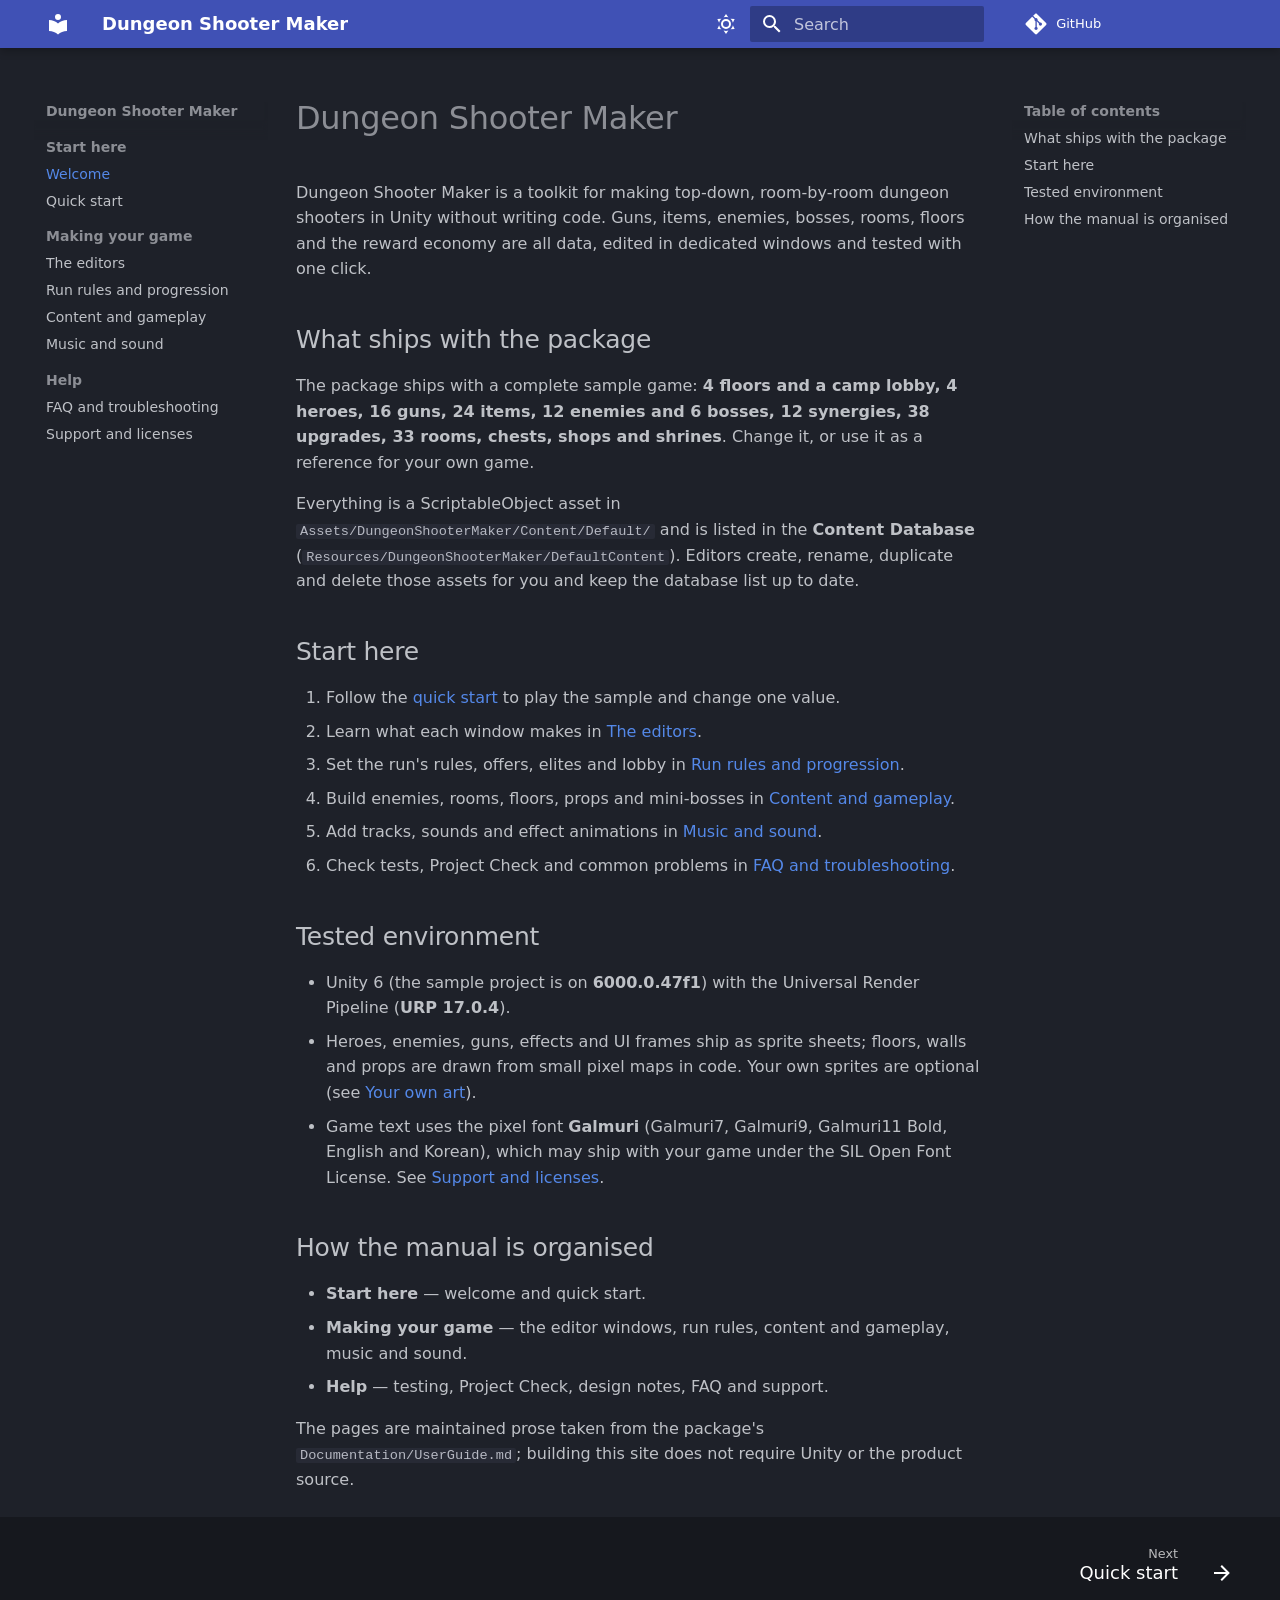
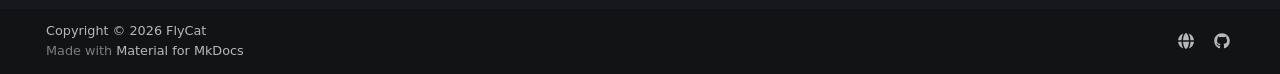
<file: index.html>
<!doctype html>
<html lang="en" class="no-js">
  <head>
    
      <meta charset="utf-8">
      <meta name="viewport" content="width=device-width,initial-scale=1">
      
        <meta name="description" content="English manual for the Unity toolkit that makes top-down, room-by-room dungeon shooters from data.">
      
      
      
        <link rel="canonical" href="https://hyunter777.github.io/dungeon-shooter-maker-docs/">
      
      
      
        <link rel="next" href="quick-start/">
      
      
        
      
      
      <link rel="icon" href="assets/images/favicon.png">
      <meta name="generator" content="mkdocs-1.6.1, mkdocs-material-9.8.0">
    
    
      
        <title>Welcome - Dungeon Shooter Maker</title>
      
    
    
      <link rel="stylesheet" href="assets/stylesheets/main.57a0d79d.min.css">
      
        
        <link rel="stylesheet" href="assets/stylesheets/palette.fb2fffe2.min.css">
      
      


    
    
      
    
    
      
    
    
      <link rel="stylesheet" href="assets/styles.css">
    
    <script>__md_scope=new URL(".",location),__md_hash=e=>[...e].reduce(((e,_)=>(e<<5)-e+_.charCodeAt(0)),0),__md_get=(e,_=localStorage,t=__md_scope)=>JSON.parse(_.getItem(t.pathname+"."+e)),__md_set=(e,_,t=localStorage,a=__md_scope)=>{try{t.setItem(a.pathname+"."+e,JSON.stringify(_))}catch(e){}}</script>
    
      

    
    
  </head>
  
  
    
    
      
    
    
    
    
    <body dir="ltr" data-md-color-scheme="slate" data-md-color-primary="indigo" data-md-color-accent="light-blue">
  
    
    <input class="md-toggle" data-md-toggle="drawer" type="checkbox" id="__drawer" autocomplete="off">
    <input class="md-toggle" data-md-toggle="search" type="checkbox" id="__search" autocomplete="off">
    <label class="md-overlay" for="__drawer"></label>
    <div data-md-component="skip">
      
        
        <a href="#dungeon-shooter-maker" class="md-skip">
          Skip to content
        </a>
      
    </div>
    <div data-md-component="announce">
      
    </div>
    
    
      

  

<header class="md-header md-header--shadow" data-md-component="header">
  <nav class="md-header__inner md-grid" aria-label="Header">
    <a href="." title="Dungeon Shooter Maker" class="md-header__button md-logo" aria-label="Dungeon Shooter Maker" data-md-component="logo">
      
  
  <svg xmlns="http://www.w3.org/2000/svg" viewBox="0 0 24 24"><path d="M12 8a3 3 0 0 0 3-3 3 3 0 0 0-3-3 3 3 0 0 0-3 3 3 3 0 0 0 3 3m0 3.54C9.64 9.35 6.5 8 3 8v11c3.5 0 6.64 1.35 9 3.54 2.36-2.19 5.5-3.54 9-3.54V8c-3.5 0-6.64 1.35-9 3.54"/></svg>

    </a>
    <label class="md-header__button md-icon" for="__drawer">
      
      <svg xmlns="http://www.w3.org/2000/svg" viewBox="0 0 24 24"><path d="M3 6h18v2H3zm0 5h18v2H3zm0 5h18v2H3z"/></svg>
    </label>
    <div class="md-header__title" data-md-component="header-title">
      <div class="md-header__ellipsis">
        <div class="md-header__topic">
          <span class="md-ellipsis">
            Dungeon Shooter Maker
          </span>
        </div>
        <div class="md-header__topic" data-md-component="header-topic">
          <span class="md-ellipsis">
            
              Welcome
            
          </span>
        </div>
      </div>
    </div>
    
      
        <form class="md-header__option" data-md-component="palette">
  
    
    
    
    <input class="md-option" data-md-color-media="" data-md-color-scheme="slate" data-md-color-primary="indigo" data-md-color-accent="light-blue"  aria-label="Switch to light mode"  type="radio" name="__palette" id="__palette_0">
    
      <label class="md-header__button md-icon" title="Switch to light mode" for="__palette_1" hidden>
        <svg xmlns="http://www.w3.org/2000/svg" viewBox="0 0 24 24"><path d="M12 7a5 5 0 0 1 5 5 5 5 0 0 1-5 5 5 5 0 0 1-5-5 5 5 0 0 1 5-5m0 2a3 3 0 0 0-3 3 3 3 0 0 0 3 3 3 3 0 0 0 3-3 3 3 0 0 0-3-3m0-7 2.39 3.42C13.65 5.15 12.84 5 12 5s-1.65.15-2.39.42zM3.34 7l4.16-.35A7.2 7.2 0 0 0 5.94 8.5c-.44.74-.69 1.5-.83 2.29zm.02 10 1.76-3.77a7.131 7.131 0 0 0 2.38 4.14zM20.65 7l-1.77 3.79a7.02 7.02 0 0 0-2.38-4.15zm-.01 10-4.14.36c.59-.51 1.12-1.14 1.54-1.86.42-.73.69-1.5.83-2.29zM12 22l-2.41-3.44c.74.27 1.55.44 2.41.44.82 0 1.63-.17 2.37-.44z"/></svg>
      </label>
    
  
    
    
    
    <input class="md-option" data-md-color-media="" data-md-color-scheme="default" data-md-color-primary="indigo" data-md-color-accent="light-blue"  aria-label="Switch to dark mode"  type="radio" name="__palette" id="__palette_1">
    
      <label class="md-header__button md-icon" title="Switch to dark mode" for="__palette_0" hidden>
        <svg xmlns="http://www.w3.org/2000/svg" viewBox="0 0 24 24"><path d="m17.75 4.09-2.53 1.94.91 3.06-2.63-1.81-2.63 1.81.91-3.06-2.53-1.94L12.44 4l1.06-3 1.06 3zm3.5 6.91-1.64 1.25.59 1.98-1.7-1.17-1.7 1.17.59-1.98L15.75 11l2.06-.05L18.5 9l.69 1.95zm-2.28 4.95c.83-.08 1.72 1.1 1.19 1.85-.32.45-.66.87-1.08 1.27C15.17 23 8.84 23 4.94 19.07c-3.91-3.9-3.91-10.24 0-14.14.4-.4.82-.76 1.27-1.08.75-.53 1.93.36 1.85 1.19-.27 2.86.69 5.83 2.89 8.02a9.96 9.96 0 0 0 8.02 2.89m-1.64 2.02a12.08 12.08 0 0 1-7.8-3.47c-2.17-2.19-3.33-5-3.49-7.82-2.81 3.14-2.7 7.96.31 10.98 3.02 3.01 7.84 3.12 10.98.31"/></svg>
      </label>
    
  
</form>
      
    
    
      <script>var palette=__md_get("__palette");if(palette&&palette.color){if("(prefers-color-scheme)"===palette.color.media){var media=matchMedia("(prefers-color-scheme: light)"),input=document.querySelector(media.matches?"[data-md-color-media='(prefers-color-scheme: light)']":"[data-md-color-media='(prefers-color-scheme: dark)']");palette.color.media=input.getAttribute("data-md-color-media"),palette.color.scheme=input.getAttribute("data-md-color-scheme"),palette.color.primary=input.getAttribute("data-md-color-primary"),palette.color.accent=input.getAttribute("data-md-color-accent")}for(var[key,value]of Object.entries(palette.color))document.body.setAttribute("data-md-color-"+key,value)}</script>
    
    
    
      
      
        <label class="md-header__button md-icon" for="__search">
          
          <svg xmlns="http://www.w3.org/2000/svg" viewBox="0 0 24 24"><path d="M9.5 3A6.5 6.5 0 0 1 16 9.5c0 1.61-.59 3.09-1.56 4.23l.27.27h.79l5 5-1.5 1.5-5-5v-.79l-.27-.27A6.52 6.52 0 0 1 9.5 16 6.5 6.5 0 0 1 3 9.5 6.5 6.5 0 0 1 9.5 3m0 2C7 5 5 7 5 9.5S7 14 9.5 14 14 12 14 9.5 12 5 9.5 5"/></svg>
        </label>
        <div class="md-search" data-md-component="search" role="dialog">
  <label class="md-search__overlay" for="__search"></label>
  <div class="md-search__inner" role="search">
    <form class="md-search__form" name="search">
      <input type="text" class="md-search__input" name="query" aria-label="Search" placeholder="Search" autocapitalize="off" autocorrect="off" autocomplete="off" spellcheck="false" data-md-component="search-query" required>
      <label class="md-search__icon md-icon" for="__search">
        
        <svg xmlns="http://www.w3.org/2000/svg" viewBox="0 0 24 24"><path d="M9.5 3A6.5 6.5 0 0 1 16 9.5c0 1.61-.59 3.09-1.56 4.23l.27.27h.79l5 5-1.5 1.5-5-5v-.79l-.27-.27A6.52 6.52 0 0 1 9.5 16 6.5 6.5 0 0 1 3 9.5 6.5 6.5 0 0 1 9.5 3m0 2C7 5 5 7 5 9.5S7 14 9.5 14 14 12 14 9.5 12 5 9.5 5"/></svg>
        
        <svg xmlns="http://www.w3.org/2000/svg" viewBox="0 0 24 24"><path d="M20 11v2H8l5.5 5.5-1.42 1.42L4.16 12l7.92-7.92L13.5 5.5 8 11z"/></svg>
      </label>
      <nav class="md-search__options" aria-label="Search">
        
        <button type="reset" class="md-search__icon md-icon" title="Clear" aria-label="Clear" tabindex="-1">
          
          <svg xmlns="http://www.w3.org/2000/svg" viewBox="0 0 24 24"><path d="M19 6.41 17.59 5 12 10.59 6.41 5 5 6.41 10.59 12 5 17.59 6.41 19 12 13.41 17.59 19 19 17.59 13.41 12z"/></svg>
        </button>
      </nav>
      
        <div class="md-search__suggest" data-md-component="search-suggest"></div>
      
    </form>
    <div class="md-search__output">
      <div class="md-search__scrollwrap" tabindex="0" data-md-scrollfix>
        <div class="md-search-result" data-md-component="search-result">
          <div class="md-search-result__meta">
            Initializing search
          </div>
          <ol class="md-search-result__list" role="presentation"></ol>
        </div>
      </div>
    </div>
  </div>
</div>
      
    
    
      <div class="md-header__source">
        <a href="https://github.com/hyunter777/dungeon-shooter-maker-docs" title="Go to repository" class="md-source" data-md-component="source">
  <div class="md-source__icon md-icon">
    
    <svg xmlns="http://www.w3.org/2000/svg" viewBox="0 0 448 512"><!--! Font Awesome Free 7.1.0 by @fontawesome - https://fontawesome.com License - https://fontawesome.com/license/free (Icons: CC BY 4.0, Fonts: SIL OFL 1.1, Code: MIT License) Copyright 2025 Fonticons, Inc.--><path d="M439.6 236.1 244 40.5c-5.4-5.5-12.8-8.5-20.4-8.5s-15 3-20.4 8.4L162.5 81l51.5 51.5c27.1-9.1 52.7 16.8 43.4 43.7l49.7 49.7c34.2-11.8 61.2 31 35.5 56.7-26.5 26.5-70.2-2.9-56-37.3L240.3 199v121.9c25.3 12.5 22.3 41.8 9.1 55-6.4 6.4-15.2 10.1-24.3 10.1s-17.8-3.6-24.3-10.1c-17.6-17.6-11.1-46.9 11.2-56v-123c-20.8-8.5-24.6-30.7-18.6-45L142.6 101 8.5 235.1C3 240.6 0 247.9 0 255.5s3 15 8.5 20.4l195.6 195.7c5.4 5.4 12.7 8.4 20.4 8.4s15-3 20.4-8.4l194.7-194.7c5.4-5.4 8.4-12.8 8.4-20.4s-3-15-8.4-20.4"/></svg>
  </div>
  <div class="md-source__repository">
    GitHub
  </div>
</a>
      </div>
    
  </nav>
  
</header>
    
    <div class="md-container" data-md-component="container">
      
      
        
          
        
      
      <main class="md-main" data-md-component="main">
        <div class="md-main__inner md-grid">
          
            
              
              <div class="md-sidebar md-sidebar--primary" data-md-component="sidebar" data-md-type="navigation" >
                <div class="md-sidebar__scrollwrap">
                  <div class="md-sidebar__inner">
                    



<nav class="md-nav md-nav--primary" aria-label="Navigation" data-md-level="0">
  <label class="md-nav__title" for="__drawer">
    <a href="." title="Dungeon Shooter Maker" class="md-nav__button md-logo" aria-label="Dungeon Shooter Maker" data-md-component="logo">
      
  
  <svg xmlns="http://www.w3.org/2000/svg" viewBox="0 0 24 24"><path d="M12 8a3 3 0 0 0 3-3 3 3 0 0 0-3-3 3 3 0 0 0-3 3 3 3 0 0 0 3 3m0 3.54C9.64 9.35 6.5 8 3 8v11c3.5 0 6.64 1.35 9 3.54 2.36-2.19 5.5-3.54 9-3.54V8c-3.5 0-6.64 1.35-9 3.54"/></svg>

    </a>
    Dungeon Shooter Maker
  </label>
  
    <div class="md-nav__source">
      <a href="https://github.com/hyunter777/dungeon-shooter-maker-docs" title="Go to repository" class="md-source" data-md-component="source">
  <div class="md-source__icon md-icon">
    
    <svg xmlns="http://www.w3.org/2000/svg" viewBox="0 0 448 512"><!--! Font Awesome Free 7.1.0 by @fontawesome - https://fontawesome.com License - https://fontawesome.com/license/free (Icons: CC BY 4.0, Fonts: SIL OFL 1.1, Code: MIT License) Copyright 2025 Fonticons, Inc.--><path d="M439.6 236.1 244 40.5c-5.4-5.5-12.8-8.5-20.4-8.5s-15 3-20.4 8.4L162.5 81l51.5 51.5c27.1-9.1 52.7 16.8 43.4 43.7l49.7 49.7c34.2-11.8 61.2 31 35.5 56.7-26.5 26.5-70.2-2.9-56-37.3L240.3 199v121.9c25.3 12.5 22.3 41.8 9.1 55-6.4 6.4-15.2 10.1-24.3 10.1s-17.8-3.6-24.3-10.1c-17.6-17.6-11.1-46.9 11.2-56v-123c-20.8-8.5-24.6-30.7-18.6-45L142.6 101 8.5 235.1C3 240.6 0 247.9 0 255.5s3 15 8.5 20.4l195.6 195.7c5.4 5.4 12.7 8.4 20.4 8.4s15-3 20.4-8.4l194.7-194.7c5.4-5.4 8.4-12.8 8.4-20.4s-3-15-8.4-20.4"/></svg>
  </div>
  <div class="md-source__repository">
    GitHub
  </div>
</a>
    </div>
  
  <ul class="md-nav__list" data-md-scrollfix>
    
      
      
  
  
    
  
  
  
    
    
    
    
      
        
        
      
    
    
    <li class="md-nav__item md-nav__item--active md-nav__item--section md-nav__item--nested">
      
        
        
        <input class="md-nav__toggle md-toggle " type="checkbox" id="__nav_1" checked>
        
          
          <label class="md-nav__link" for="__nav_1" id="__nav_1_label" tabindex="">
            
  
  
  <span class="md-ellipsis">
    
  
    Start here
  

    
  </span>
  
  

            <span class="md-nav__icon md-icon"></span>
          </label>
        
        <nav class="md-nav" data-md-level="1" aria-labelledby="__nav_1_label" aria-expanded="true">
          <label class="md-nav__title" for="__nav_1">
            <span class="md-nav__icon md-icon"></span>
            
  
    Start here
  

          </label>
          <ul class="md-nav__list" data-md-scrollfix>
            
              
                
  
  
    
  
  
  
    <li class="md-nav__item md-nav__item--active">
      
      <input class="md-nav__toggle md-toggle" type="checkbox" id="__toc">
      
      
        
      
      
        <label class="md-nav__link md-nav__link--active" for="__toc">
          
  
  
  <span class="md-ellipsis">
    
  
    Welcome
  

    
  </span>
  
  

          <span class="md-nav__icon md-icon"></span>
        </label>
      
      <a href="." class="md-nav__link md-nav__link--active">
        
  
  
  <span class="md-ellipsis">
    
  
    Welcome
  

    
  </span>
  
  

      </a>
      
        

<nav class="md-nav md-nav--secondary" aria-label="Table of contents">
  
  
  
    
  
  
    <label class="md-nav__title" for="__toc">
      <span class="md-nav__icon md-icon"></span>
      Table of contents
    </label>
    <ul class="md-nav__list" data-md-component="toc" data-md-scrollfix>
      
        <li class="md-nav__item">
  <a href="#what-ships-with-the-package" class="md-nav__link">
    <span class="md-ellipsis">
      
        What ships with the package
      
    </span>
  </a>
  
</li>
      
        <li class="md-nav__item">
  <a href="#start-here" class="md-nav__link">
    <span class="md-ellipsis">
      
        Start here
      
    </span>
  </a>
  
</li>
      
        <li class="md-nav__item">
  <a href="#tested-environment" class="md-nav__link">
    <span class="md-ellipsis">
      
        Tested environment
      
    </span>
  </a>
  
</li>
      
        <li class="md-nav__item">
  <a href="#how-the-manual-is-organised" class="md-nav__link">
    <span class="md-ellipsis">
      
        How the manual is organised
      
    </span>
  </a>
  
</li>
      
    </ul>
  
</nav>
      
    </li>
  

              
            
              
                
  
  
  
  
    <li class="md-nav__item">
      <a href="quick-start/" class="md-nav__link">
        
  
  
  <span class="md-ellipsis">
    
  
    Quick start
  

    
  </span>
  
  

      </a>
    </li>
  

              
            
          </ul>
        </nav>
      
    </li>
  

    
      
      
  
  
  
  
    
    
    
    
      
        
        
      
    
    
    <li class="md-nav__item md-nav__item--section md-nav__item--nested">
      
        
        
        <input class="md-nav__toggle md-toggle " type="checkbox" id="__nav_2" >
        
          
          <label class="md-nav__link" for="__nav_2" id="__nav_2_label" tabindex="">
            
  
  
  <span class="md-ellipsis">
    
  
    Making your game
  

    
  </span>
  
  

            <span class="md-nav__icon md-icon"></span>
          </label>
        
        <nav class="md-nav" data-md-level="1" aria-labelledby="__nav_2_label" aria-expanded="false">
          <label class="md-nav__title" for="__nav_2">
            <span class="md-nav__icon md-icon"></span>
            
  
    Making your game
  

          </label>
          <ul class="md-nav__list" data-md-scrollfix>
            
              
                
  
  
  
  
    <li class="md-nav__item">
      <a href="editors/" class="md-nav__link">
        
  
  
  <span class="md-ellipsis">
    
  
    The editors
  

    
  </span>
  
  

      </a>
    </li>
  

              
            
              
                
  
  
  
  
    <li class="md-nav__item">
      <a href="run-rules/" class="md-nav__link">
        
  
  
  <span class="md-ellipsis">
    
  
    Run rules and progression
  

    
  </span>
  
  

      </a>
    </li>
  

              
            
              
                
  
  
  
  
    <li class="md-nav__item">
      <a href="content/" class="md-nav__link">
        
  
  
  <span class="md-ellipsis">
    
  
    Content and gameplay
  

    
  </span>
  
  

      </a>
    </li>
  

              
            
              
                
  
  
  
  
    <li class="md-nav__item">
      <a href="music-sfx/" class="md-nav__link">
        
  
  
  <span class="md-ellipsis">
    
  
    Music and sound
  

    
  </span>
  
  

      </a>
    </li>
  

              
            
          </ul>
        </nav>
      
    </li>
  

    
      
      
  
  
  
  
    
    
    
    
      
        
        
      
    
    
    <li class="md-nav__item md-nav__item--section md-nav__item--nested">
      
        
        
        <input class="md-nav__toggle md-toggle " type="checkbox" id="__nav_3" >
        
          
          <label class="md-nav__link" for="__nav_3" id="__nav_3_label" tabindex="">
            
  
  
  <span class="md-ellipsis">
    
  
    Help
  

    
  </span>
  
  

            <span class="md-nav__icon md-icon"></span>
          </label>
        
        <nav class="md-nav" data-md-level="1" aria-labelledby="__nav_3_label" aria-expanded="false">
          <label class="md-nav__title" for="__nav_3">
            <span class="md-nav__icon md-icon"></span>
            
  
    Help
  

          </label>
          <ul class="md-nav__list" data-md-scrollfix>
            
              
                
  
  
  
  
    <li class="md-nav__item">
      <a href="faq/" class="md-nav__link">
        
  
  
  <span class="md-ellipsis">
    
  
    FAQ and troubleshooting
  

    
  </span>
  
  

      </a>
    </li>
  

              
            
              
                
  
  
  
  
    <li class="md-nav__item">
      <a href="support/" class="md-nav__link">
        
  
  
  <span class="md-ellipsis">
    
  
    Support and licenses
  

    
  </span>
  
  

      </a>
    </li>
  

              
            
          </ul>
        </nav>
      
    </li>
  

    
  </ul>
</nav>
                  </div>
                </div>
              </div>
            
            
              
              <div class="md-sidebar md-sidebar--secondary" data-md-component="sidebar" data-md-type="toc" >
                <div class="md-sidebar__scrollwrap">
                  <div class="md-sidebar__inner">
                    

<nav class="md-nav md-nav--secondary" aria-label="Table of contents">
  
  
  
    
  
  
    <label class="md-nav__title" for="__toc">
      <span class="md-nav__icon md-icon"></span>
      Table of contents
    </label>
    <ul class="md-nav__list" data-md-component="toc" data-md-scrollfix>
      
        <li class="md-nav__item">
  <a href="#what-ships-with-the-package" class="md-nav__link">
    <span class="md-ellipsis">
      
        What ships with the package
      
    </span>
  </a>
  
</li>
      
        <li class="md-nav__item">
  <a href="#start-here" class="md-nav__link">
    <span class="md-ellipsis">
      
        Start here
      
    </span>
  </a>
  
</li>
      
        <li class="md-nav__item">
  <a href="#tested-environment" class="md-nav__link">
    <span class="md-ellipsis">
      
        Tested environment
      
    </span>
  </a>
  
</li>
      
        <li class="md-nav__item">
  <a href="#how-the-manual-is-organised" class="md-nav__link">
    <span class="md-ellipsis">
      
        How the manual is organised
      
    </span>
  </a>
  
</li>
      
    </ul>
  
</nav>
                  </div>
                </div>
              </div>
            
          
          
            <div class="md-content" data-md-component="content">
              
              <article class="md-content__inner md-typeset">
                
                  



<h1 id="dungeon-shooter-maker">Dungeon Shooter Maker<a class="headerlink" href="#dungeon-shooter-maker" title="Permanent link">&para;</a></h1>
<p>Dungeon Shooter Maker is a toolkit for making top-down, room-by-room dungeon shooters in Unity without writing
code. Guns, items, enemies, bosses, rooms, floors and the reward economy are all data, edited in dedicated windows
and tested with one click.</p>
<!-- TODO(screenshot): Project Overview window, saved as assets/images/overview.png -->

<h2 id="what-ships-with-the-package">What ships with the package<a class="headerlink" href="#what-ships-with-the-package" title="Permanent link">&para;</a></h2>
<p>The package ships with a complete sample game: <strong>4 floors and a camp lobby, 4 heroes, 16 guns, 24 items, 12 enemies
and 6 bosses, 12 synergies, 38 upgrades, 33 rooms, chests, shops and shrines</strong>. Change it, or use it as a reference for your own game.</p>
<p>Everything is a ScriptableObject asset in <code>Assets/DungeonShooterMaker/Content/Default/</code> and is listed in the
<strong>Content Database</strong> (<code>Resources/DungeonShooterMaker/DefaultContent</code>). Editors create, rename, duplicate and delete
those assets for you and keep the database list up to date.</p>
<h2 id="start-here">Start here<a class="headerlink" href="#start-here" title="Permanent link">&para;</a></h2>
<ol>
<li>Follow the <a href="quick-start/">quick start</a> to play the sample and change one value.</li>
<li>Learn what each window makes in <a href="editors/">The editors</a>.</li>
<li>Set the run's rules, offers, elites and lobby in <a href="run-rules/">Run rules and progression</a>.</li>
<li>Build enemies, rooms, floors, props and mini-bosses in <a href="content/">Content and gameplay</a>.</li>
<li>Add tracks, sounds and effect animations in <a href="music-sfx/">Music and sound</a>.</li>
<li>Check tests, Project Check and common problems in <a href="faq/">FAQ and troubleshooting</a>.</li>
</ol>
<h2 id="tested-environment">Tested environment<a class="headerlink" href="#tested-environment" title="Permanent link">&para;</a></h2>
<ul>
<li>Unity 6 (the sample project is on <strong>6000.0.47f1</strong>) with the Universal Render Pipeline (<strong>URP 17.0.4</strong>).</li>
<li>Heroes, enemies, guns, effects and UI frames ship as sprite sheets; floors, walls and props are drawn from small
  pixel maps in code. Your own sprites are optional (see <a href="editors/#your-own-art">Your own art</a>).</li>
<li>Game text uses the pixel font <strong>Galmuri</strong> (Galmuri7, Galmuri9, Galmuri11 Bold, English and Korean), which may ship
  with your game under the SIL Open Font License. See <a href="support/">Support and licenses</a>.</li>
</ul>
<h2 id="how-the-manual-is-organised">How the manual is organised<a class="headerlink" href="#how-the-manual-is-organised" title="Permanent link">&para;</a></h2>
<ul>
<li><strong>Start here</strong> — welcome and quick start.</li>
<li><strong>Making your game</strong> — the editor windows, run rules, content and gameplay, music and sound.</li>
<li><strong>Help</strong> — testing, Project Check, design notes, FAQ and support.</li>
</ul>
<p>The pages are maintained prose taken from the package's <code>Documentation/UserGuide.md</code>; building this site does not
require Unity or the product source.</p>












                
              </article>
            </div>
          
          
<script>var target=document.getElementById(location.hash.slice(1));target&&target.name&&(target.checked=target.name.startsWith("__tabbed_"))</script>
        </div>
        
          <button type="button" class="md-top md-icon" data-md-component="top" hidden>
  
  <svg xmlns="http://www.w3.org/2000/svg" viewBox="0 0 24 24"><path d="M13 20h-2V8l-5.5 5.5-1.42-1.42L12 4.16l7.92 7.92-1.42 1.42L13 8z"/></svg>
  Back to top
</button>
        
      </main>
      
        <footer class="md-footer">
  
    
      
      <nav class="md-footer__inner md-grid" aria-label="Footer" >
        
        
          
          <a href="quick-start/" class="md-footer__link md-footer__link--next" aria-label="Next: Quick start">
            <div class="md-footer__title">
              <span class="md-footer__direction">
                Next
              </span>
              <div class="md-ellipsis">
                Quick start
              </div>
            </div>
            <div class="md-footer__button md-icon">
              
              <svg xmlns="http://www.w3.org/2000/svg" viewBox="0 0 24 24"><path d="M4 11v2h12l-5.5 5.5 1.42 1.42L19.84 12l-7.92-7.92L10.5 5.5 16 11z"/></svg>
            </div>
          </a>
        
      </nav>
    
  
  <div class="md-footer-meta md-typeset">
    <div class="md-footer-meta__inner md-grid">
      <div class="md-copyright">
  
    <div class="md-copyright__highlight">
      Copyright © 2026 FlyCat
    </div>
  
  
    Made with
    <a href="https://squidfunk.github.io/mkdocs-material/" target="_blank" rel="noopener">
      Material for MkDocs
    </a>
  
</div>
      
        
<div class="md-social">
  
    
    
    
    
    <a href="https://www.flycat.co.kr" target="_blank" rel="noopener" title="FlyCat" class="md-social__link">
      <svg xmlns="http://www.w3.org/2000/svg" viewBox="0 0 512 512"><!--! Font Awesome Free 7.1.0 by @fontawesome - https://fontawesome.com License - https://fontawesome.com/license/free (Icons: CC BY 4.0, Fonts: SIL OFL 1.1, Code: MIT License) Copyright 2025 Fonticons, Inc.--><path d="M351.9 280H161c2.9 64.5 17.2 123.9 37.5 167.4 11.4 24.5 23.7 41.8 35.1 52.4 11.2 10.5 18.9 12.2 22.9 12.2s11.7-1.7 22.9-12.2c11.4-10.6 23.7-28 35.1-52.4 20.3-43.5 34.6-102.9 37.5-167.4zm-191-48h190.9c-2.8-64.5-17.1-123.9-37.4-167.4-11.4-24.4-23.7-41.8-35.1-52.4C268.1 1.7 260.4 0 256.4 0s-11.7 1.7-22.9 12.2c-11.4 10.6-23.7 28-35.1 52.4-20.3 43.5-34.6 102.9-37.5 167.4m-48 0c3.5-85.6 25.6-165.1 57.9-217.3C78.7 47.3 10.9 131.2 1.5 232zM1.5 280c9.4 100.8 77.2 184.7 169.3 217.3-32.3-52.2-54.4-131.7-57.9-217.3zm398.4 0c-3.5 85.6-25.6 165.1-57.9 217.3 92.1-32.7 159.9-116.5 169.3-217.3zm111.4-48C501.9 131.2 434.1 47.3 342 14.7c32.3 52.2 54.4 131.7 57.9 217.3z"/></svg>
    </a>
  
    
    
    
    
    <a href="https://github.com/hyunter777/dungeon-shooter-maker-docs/discussions/categories/q-a" target="_blank" rel="noopener" title="Q&amp;A" class="md-social__link">
      <svg xmlns="http://www.w3.org/2000/svg" viewBox="0 0 512 512"><!--! Font Awesome Free 7.1.0 by @fontawesome - https://fontawesome.com License - https://fontawesome.com/license/free (Icons: CC BY 4.0, Fonts: SIL OFL 1.1, Code: MIT License) Copyright 2025 Fonticons, Inc.--><path d="M173.9 397.4c0 2-2.3 3.6-5.2 3.6-3.3.3-5.6-1.3-5.6-3.6 0-2 2.3-3.6 5.2-3.6 3-.3 5.6 1.3 5.6 3.6m-31.1-4.5c-.7 2 1.3 4.3 4.3 4.9 2.6 1 5.6 0 6.2-2s-1.3-4.3-4.3-5.2c-2.6-.7-5.5.3-6.2 2.3m44.2-1.7c-2.9.7-4.9 2.6-4.6 4.9.3 2 2.9 3.3 5.9 2.6 2.9-.7 4.9-2.6 4.6-4.6-.3-1.9-3-3.2-5.9-2.9M252.8 8C114.1 8 8 113.3 8 252c0 110.9 69.8 205.8 169.5 239.2 12.8 2.3 17.3-5.6 17.3-12.1 0-6.2-.3-40.4-.3-61.4 0 0-70 15-84.7-29.8 0 0-11.4-29.1-27.8-36.6 0 0-22.9-15.7 1.6-15.4 0 0 24.9 2 38.6 25.8 21.9 38.6 58.6 27.5 72.9 20.9 2.3-16 8.8-27.1 16-33.7-55.9-6.2-112.3-14.3-112.3-110.5 0-27.5 7.6-41.3 23.6-58.9-2.6-6.5-11.1-33.3 2.6-67.9 20.9-6.5 69 27 69 27 20-5.6 41.5-8.5 62.8-8.5s42.8 2.9 62.8 8.5c0 0 48.1-33.6 69-27 13.7 34.7 5.2 61.4 2.6 67.9 16 17.7 25.8 31.5 25.8 58.9 0 96.5-58.9 104.2-114.8 110.5 9.2 7.9 17 22.9 17 46.4 0 33.7-.3 75.4-.3 83.6 0 6.5 4.6 14.4 17.3 12.1C436.2 457.8 504 362.9 504 252 504 113.3 391.5 8 252.8 8M105.2 352.9c-1.3 1-1 3.3.7 5.2 1.6 1.6 3.9 2.3 5.2 1 1.3-1 1-3.3-.7-5.2-1.6-1.6-3.9-2.3-5.2-1m-10.8-8.1c-.7 1.3.3 2.9 2.3 3.9 1.6 1 3.6.7 4.3-.7.7-1.3-.3-2.9-2.3-3.9-2-.6-3.6-.3-4.3.7m32.4 35.6c-1.6 1.3-1 4.3 1.3 6.2 2.3 2.3 5.2 2.6 6.5 1 1.3-1.3.7-4.3-1.3-6.2-2.2-2.3-5.2-2.6-6.5-1m-11.4-14.7c-1.6 1-1.6 3.6 0 5.9s4.3 3.3 5.6 2.3c1.6-1.3 1.6-3.9 0-6.2-1.4-2.3-4-3.3-5.6-2"/></svg>
    </a>
  
</div>
      
    </div>
  </div>
</footer>
      
    </div>
    <div class="md-dialog" data-md-component="dialog">
      <div class="md-dialog__inner md-typeset"></div>
    </div>
    
    
    
      
      
      <script id="__config" type="application/json">{"annotate": null, "base": ".", "features": ["navigation.sections", "navigation.top", "navigation.footer", "search.suggest", "search.highlight", "content.code.copy"], "search": "assets/javascripts/workers/search.a7633da7.min.js", "tags": null, "translations": {"clipboard.copied": "Copied to clipboard", "clipboard.copy": "Copy to clipboard", "search.result.more.one": "1 more on this page", "search.result.more.other": "# more on this page", "search.result.none": "No matching documents", "search.result.one": "1 matching document", "search.result.other": "# matching documents", "search.result.placeholder": "Type to start searching", "search.result.term.missing": "Missing", "select.version": "Select version"}, "version": null}</script>
    
    
      <script src="assets/javascripts/bundle.c21346df.min.js"></script>
      
    
  </body>
</html>
</file>
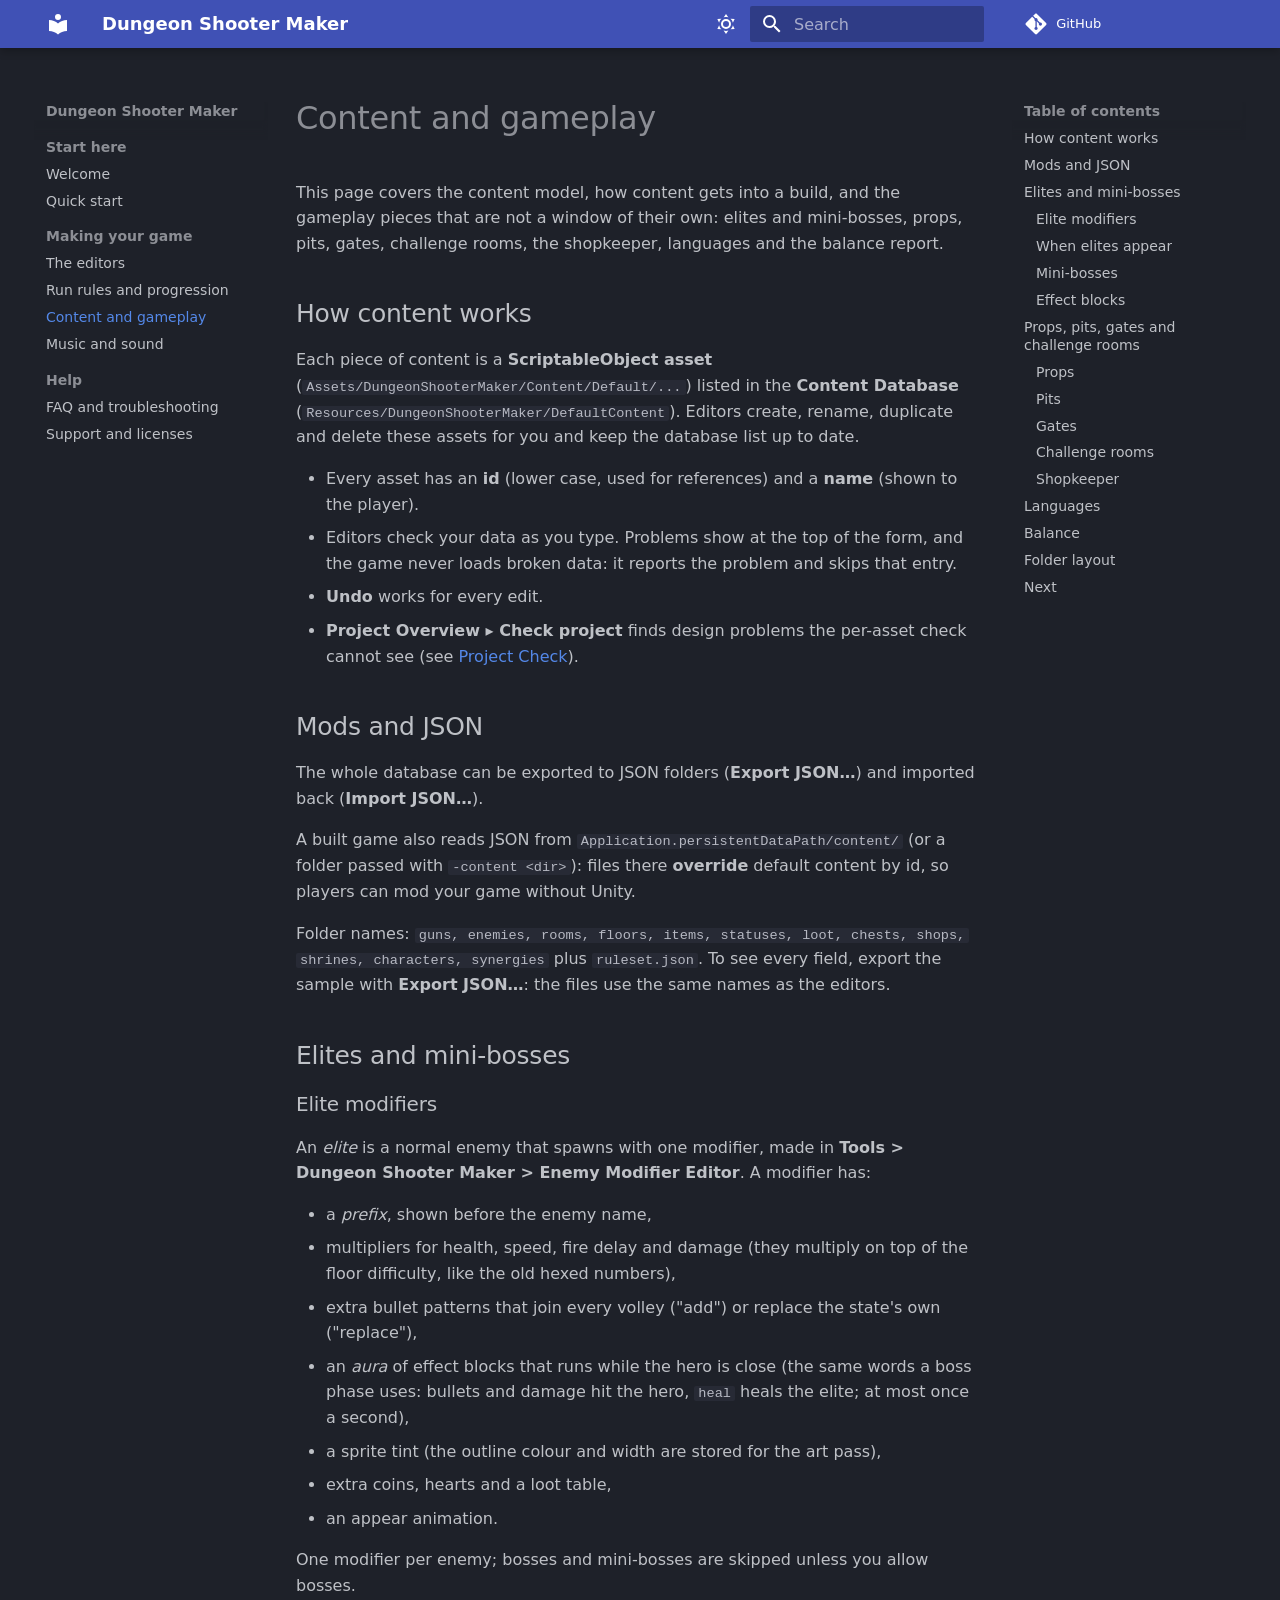
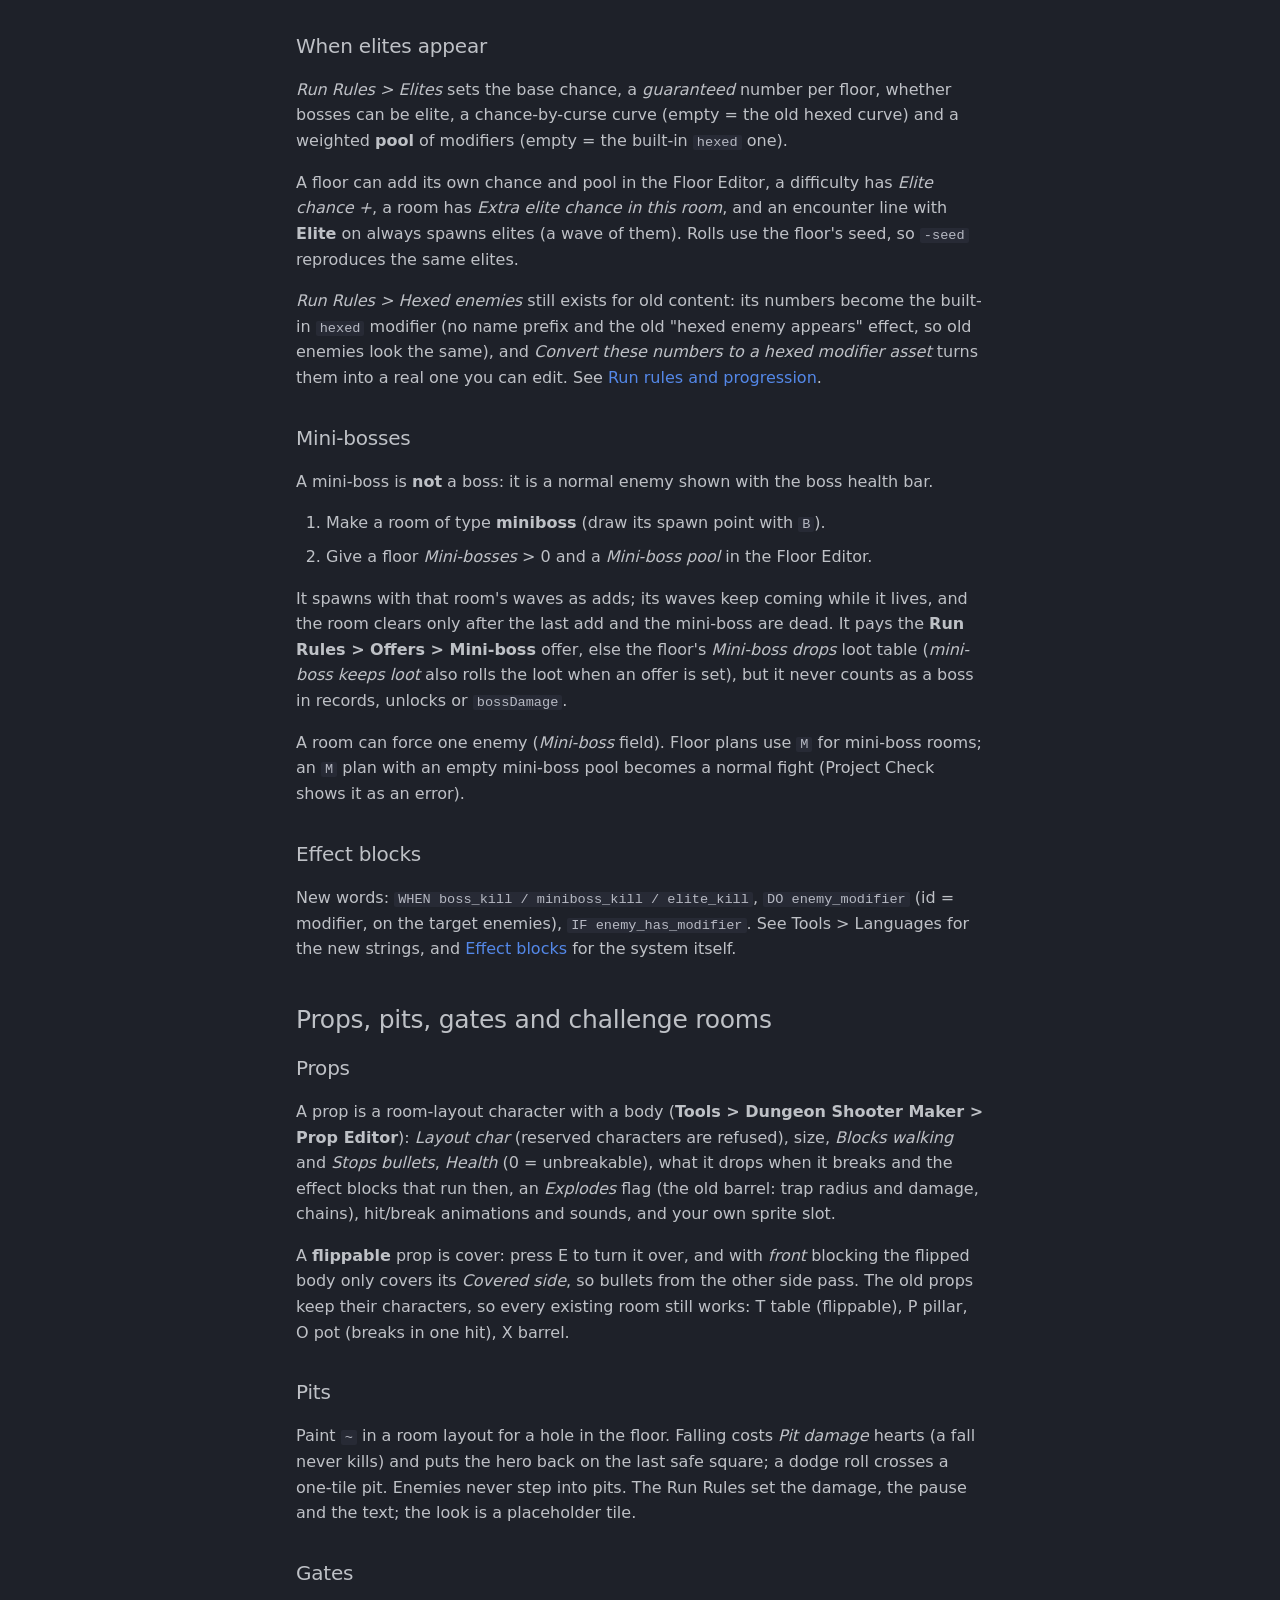
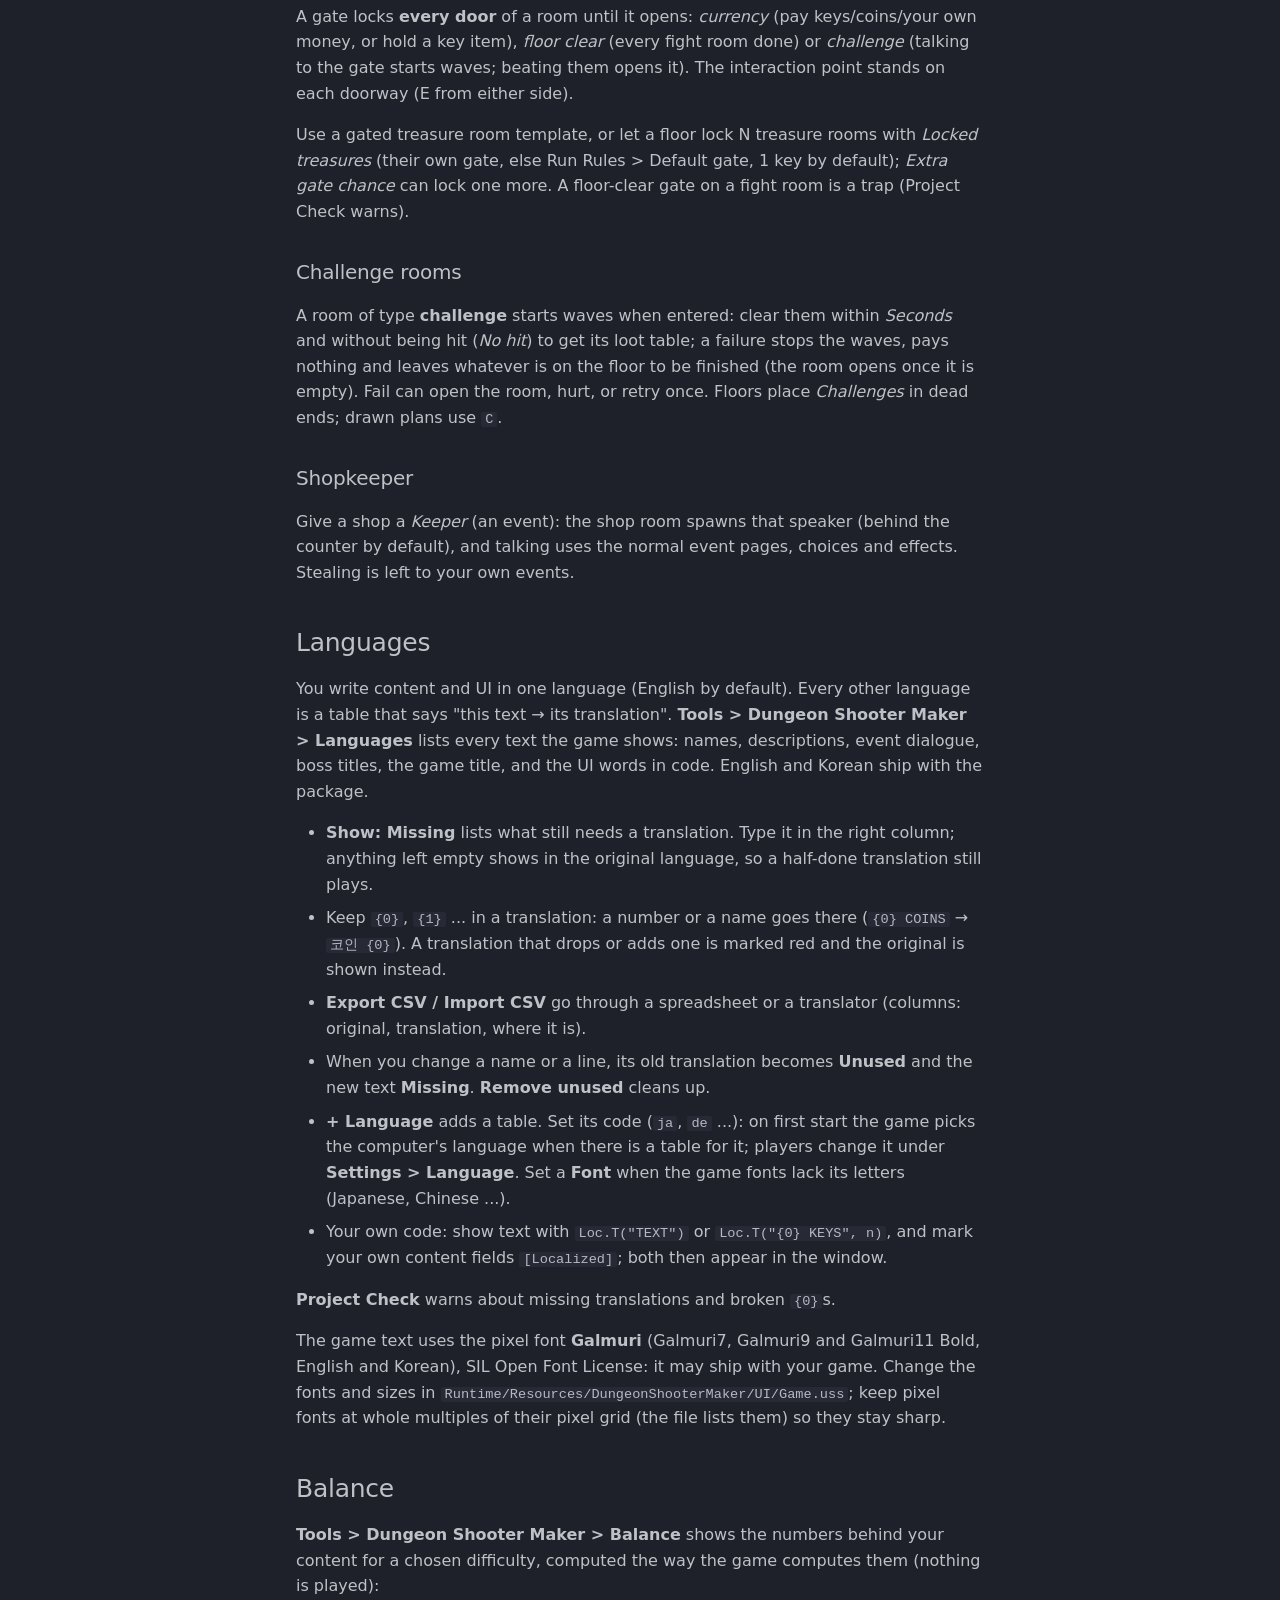
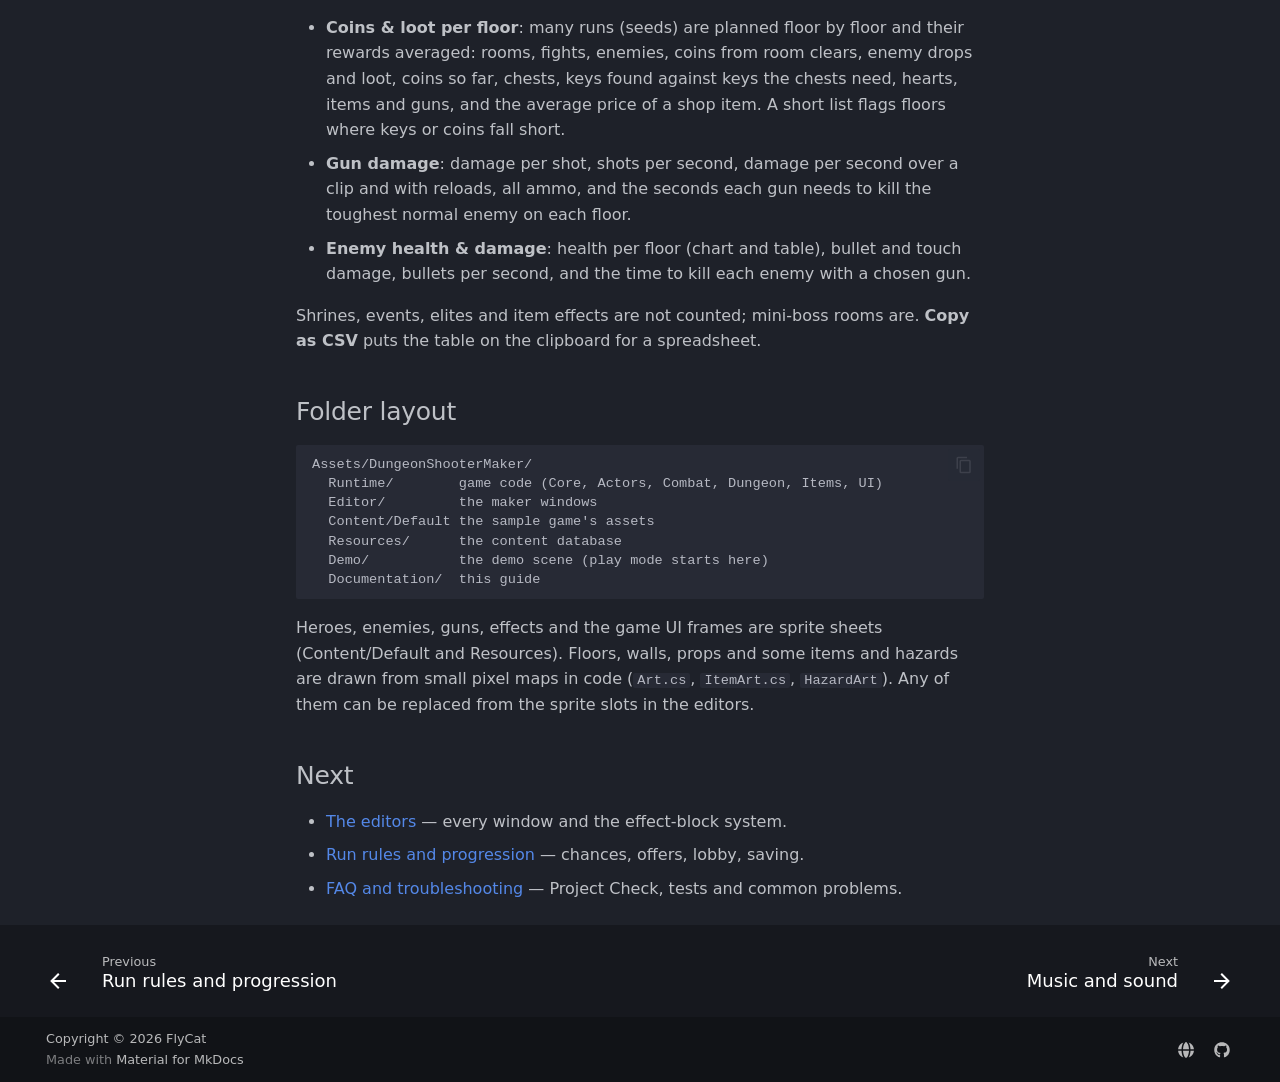
<file: content/index.html>
<!doctype html>
<html lang="en" class="no-js">
  <head>
    
      <meta charset="utf-8">
      <meta name="viewport" content="width=device-width,initial-scale=1">
      
        <meta name="description" content="English manual for the Unity toolkit that makes top-down, room-by-room dungeon shooters from data.">
      
      
      
        <link rel="canonical" href="https://hyunter777.github.io/dungeon-shooter-maker-docs/content/">
      
      
        <link rel="prev" href="../run-rules/">
      
      
        <link rel="next" href="../music-sfx/">
      
      
        
      
      
      <link rel="icon" href="../assets/images/favicon.png">
      <meta name="generator" content="mkdocs-1.6.1, mkdocs-material-9.8.0">
    
    
      
        <title>Content and gameplay - Dungeon Shooter Maker</title>
      
    
    
      <link rel="stylesheet" href="../assets/stylesheets/main.57a0d79d.min.css">
      
        
        <link rel="stylesheet" href="../assets/stylesheets/palette.fb2fffe2.min.css">
      
      


    
    
      
    
    
      
    
    
      <link rel="stylesheet" href="../assets/styles.css">
    
    <script>__md_scope=new URL("..",location),__md_hash=e=>[...e].reduce(((e,_)=>(e<<5)-e+_.charCodeAt(0)),0),__md_get=(e,_=localStorage,t=__md_scope)=>JSON.parse(_.getItem(t.pathname+"."+e)),__md_set=(e,_,t=localStorage,a=__md_scope)=>{try{t.setItem(a.pathname+"."+e,JSON.stringify(_))}catch(e){}}</script>
    
      

    
    
  </head>
  
  
    
    
      
    
    
    
    
    <body dir="ltr" data-md-color-scheme="slate" data-md-color-primary="indigo" data-md-color-accent="light-blue">
  
    
    <input class="md-toggle" data-md-toggle="drawer" type="checkbox" id="__drawer" autocomplete="off">
    <input class="md-toggle" data-md-toggle="search" type="checkbox" id="__search" autocomplete="off">
    <label class="md-overlay" for="__drawer"></label>
    <div data-md-component="skip">
      
        
        <a href="#content-and-gameplay" class="md-skip">
          Skip to content
        </a>
      
    </div>
    <div data-md-component="announce">
      
    </div>
    
    
      

  

<header class="md-header md-header--shadow" data-md-component="header">
  <nav class="md-header__inner md-grid" aria-label="Header">
    <a href=".." title="Dungeon Shooter Maker" class="md-header__button md-logo" aria-label="Dungeon Shooter Maker" data-md-component="logo">
      
  
  <svg xmlns="http://www.w3.org/2000/svg" viewBox="0 0 24 24"><path d="M12 8a3 3 0 0 0 3-3 3 3 0 0 0-3-3 3 3 0 0 0-3 3 3 3 0 0 0 3 3m0 3.54C9.64 9.35 6.5 8 3 8v11c3.5 0 6.64 1.35 9 3.54 2.36-2.19 5.5-3.54 9-3.54V8c-3.5 0-6.64 1.35-9 3.54"/></svg>

    </a>
    <label class="md-header__button md-icon" for="__drawer">
      
      <svg xmlns="http://www.w3.org/2000/svg" viewBox="0 0 24 24"><path d="M3 6h18v2H3zm0 5h18v2H3zm0 5h18v2H3z"/></svg>
    </label>
    <div class="md-header__title" data-md-component="header-title">
      <div class="md-header__ellipsis">
        <div class="md-header__topic">
          <span class="md-ellipsis">
            Dungeon Shooter Maker
          </span>
        </div>
        <div class="md-header__topic" data-md-component="header-topic">
          <span class="md-ellipsis">
            
              Content and gameplay
            
          </span>
        </div>
      </div>
    </div>
    
      
        <form class="md-header__option" data-md-component="palette">
  
    
    
    
    <input class="md-option" data-md-color-media="" data-md-color-scheme="slate" data-md-color-primary="indigo" data-md-color-accent="light-blue"  aria-label="Switch to light mode"  type="radio" name="__palette" id="__palette_0">
    
      <label class="md-header__button md-icon" title="Switch to light mode" for="__palette_1" hidden>
        <svg xmlns="http://www.w3.org/2000/svg" viewBox="0 0 24 24"><path d="M12 7a5 5 0 0 1 5 5 5 5 0 0 1-5 5 5 5 0 0 1-5-5 5 5 0 0 1 5-5m0 2a3 3 0 0 0-3 3 3 3 0 0 0 3 3 3 3 0 0 0 3-3 3 3 0 0 0-3-3m0-7 2.39 3.42C13.65 5.15 12.84 5 12 5s-1.65.15-2.39.42zM3.34 7l4.16-.35A7.2 7.2 0 0 0 5.94 8.5c-.44.74-.69 1.5-.83 2.29zm.02 10 1.76-3.77a7.131 7.131 0 0 0 2.38 4.14zM20.65 7l-1.77 3.79a7.02 7.02 0 0 0-2.38-4.15zm-.01 10-4.14.36c.59-.51 1.12-1.14 1.54-1.86.42-.73.69-1.5.83-2.29zM12 22l-2.41-3.44c.74.27 1.55.44 2.41.44.82 0 1.63-.17 2.37-.44z"/></svg>
      </label>
    
  
    
    
    
    <input class="md-option" data-md-color-media="" data-md-color-scheme="default" data-md-color-primary="indigo" data-md-color-accent="light-blue"  aria-label="Switch to dark mode"  type="radio" name="__palette" id="__palette_1">
    
      <label class="md-header__button md-icon" title="Switch to dark mode" for="__palette_0" hidden>
        <svg xmlns="http://www.w3.org/2000/svg" viewBox="0 0 24 24"><path d="m17.75 4.09-2.53 1.94.91 3.06-2.63-1.81-2.63 1.81.91-3.06-2.53-1.94L12.44 4l1.06-3 1.06 3zm3.5 6.91-1.64 1.25.59 1.98-1.7-1.17-1.7 1.17.59-1.98L15.75 11l2.06-.05L18.5 9l.69 1.95zm-2.28 4.95c.83-.08 1.72 1.1 1.19 1.85-.32.45-.66.87-1.08 1.27C15.17 23 8.84 23 4.94 19.07c-3.91-3.9-3.91-10.24 0-14.14.4-.4.82-.76 1.27-1.08.75-.53 1.93.36 1.85 1.19-.27 2.86.69 5.83 2.89 8.02a9.96 9.96 0 0 0 8.02 2.89m-1.64 2.02a12.08 12.08 0 0 1-7.8-3.47c-2.17-2.19-3.33-5-3.49-7.82-2.81 3.14-2.7 7.96.31 10.98 3.02 3.01 7.84 3.12 10.98.31"/></svg>
      </label>
    
  
</form>
      
    
    
      <script>var palette=__md_get("__palette");if(palette&&palette.color){if("(prefers-color-scheme)"===palette.color.media){var media=matchMedia("(prefers-color-scheme: light)"),input=document.querySelector(media.matches?"[data-md-color-media='(prefers-color-scheme: light)']":"[data-md-color-media='(prefers-color-scheme: dark)']");palette.color.media=input.getAttribute("data-md-color-media"),palette.color.scheme=input.getAttribute("data-md-color-scheme"),palette.color.primary=input.getAttribute("data-md-color-primary"),palette.color.accent=input.getAttribute("data-md-color-accent")}for(var[key,value]of Object.entries(palette.color))document.body.setAttribute("data-md-color-"+key,value)}</script>
    
    
    
      
      
        <label class="md-header__button md-icon" for="__search">
          
          <svg xmlns="http://www.w3.org/2000/svg" viewBox="0 0 24 24"><path d="M9.5 3A6.5 6.5 0 0 1 16 9.5c0 1.61-.59 3.09-1.56 4.23l.27.27h.79l5 5-1.5 1.5-5-5v-.79l-.27-.27A6.52 6.52 0 0 1 9.5 16 6.5 6.5 0 0 1 3 9.5 6.5 6.5 0 0 1 9.5 3m0 2C7 5 5 7 5 9.5S7 14 9.5 14 14 12 14 9.5 12 5 9.5 5"/></svg>
        </label>
        <div class="md-search" data-md-component="search" role="dialog">
  <label class="md-search__overlay" for="__search"></label>
  <div class="md-search__inner" role="search">
    <form class="md-search__form" name="search">
      <input type="text" class="md-search__input" name="query" aria-label="Search" placeholder="Search" autocapitalize="off" autocorrect="off" autocomplete="off" spellcheck="false" data-md-component="search-query" required>
      <label class="md-search__icon md-icon" for="__search">
        
        <svg xmlns="http://www.w3.org/2000/svg" viewBox="0 0 24 24"><path d="M9.5 3A6.5 6.5 0 0 1 16 9.5c0 1.61-.59 3.09-1.56 4.23l.27.27h.79l5 5-1.5 1.5-5-5v-.79l-.27-.27A6.52 6.52 0 0 1 9.5 16 6.5 6.5 0 0 1 3 9.5 6.5 6.5 0 0 1 9.5 3m0 2C7 5 5 7 5 9.5S7 14 9.5 14 14 12 14 9.5 12 5 9.5 5"/></svg>
        
        <svg xmlns="http://www.w3.org/2000/svg" viewBox="0 0 24 24"><path d="M20 11v2H8l5.5 5.5-1.42 1.42L4.16 12l7.92-7.92L13.5 5.5 8 11z"/></svg>
      </label>
      <nav class="md-search__options" aria-label="Search">
        
        <button type="reset" class="md-search__icon md-icon" title="Clear" aria-label="Clear" tabindex="-1">
          
          <svg xmlns="http://www.w3.org/2000/svg" viewBox="0 0 24 24"><path d="M19 6.41 17.59 5 12 10.59 6.41 5 5 6.41 10.59 12 5 17.59 6.41 19 12 13.41 17.59 19 19 17.59 13.41 12z"/></svg>
        </button>
      </nav>
      
        <div class="md-search__suggest" data-md-component="search-suggest"></div>
      
    </form>
    <div class="md-search__output">
      <div class="md-search__scrollwrap" tabindex="0" data-md-scrollfix>
        <div class="md-search-result" data-md-component="search-result">
          <div class="md-search-result__meta">
            Initializing search
          </div>
          <ol class="md-search-result__list" role="presentation"></ol>
        </div>
      </div>
    </div>
  </div>
</div>
      
    
    
      <div class="md-header__source">
        <a href="https://github.com/hyunter777/dungeon-shooter-maker-docs" title="Go to repository" class="md-source" data-md-component="source">
  <div class="md-source__icon md-icon">
    
    <svg xmlns="http://www.w3.org/2000/svg" viewBox="0 0 448 512"><!--! Font Awesome Free 7.1.0 by @fontawesome - https://fontawesome.com License - https://fontawesome.com/license/free (Icons: CC BY 4.0, Fonts: SIL OFL 1.1, Code: MIT License) Copyright 2025 Fonticons, Inc.--><path d="M439.6 236.1 244 40.5c-5.4-5.5-12.8-8.5-20.4-8.5s-15 3-20.4 8.4L162.5 81l51.5 51.5c27.1-9.1 52.7 16.8 43.4 43.7l49.7 49.7c34.2-11.8 61.2 31 35.5 56.7-26.5 26.5-70.2-2.9-56-37.3L240.3 199v121.9c25.3 12.5 22.3 41.8 9.1 55-6.4 6.4-15.2 10.1-24.3 10.1s-17.8-3.6-24.3-10.1c-17.6-17.6-11.1-46.9 11.2-56v-123c-20.8-8.5-24.6-30.7-18.6-45L142.6 101 8.5 235.1C3 240.6 0 247.9 0 255.5s3 15 8.5 20.4l195.6 195.7c5.4 5.4 12.7 8.4 20.4 8.4s15-3 20.4-8.4l194.7-194.7c5.4-5.4 8.4-12.8 8.4-20.4s-3-15-8.4-20.4"/></svg>
  </div>
  <div class="md-source__repository">
    GitHub
  </div>
</a>
      </div>
    
  </nav>
  
</header>
    
    <div class="md-container" data-md-component="container">
      
      
        
          
        
      
      <main class="md-main" data-md-component="main">
        <div class="md-main__inner md-grid">
          
            
              
              <div class="md-sidebar md-sidebar--primary" data-md-component="sidebar" data-md-type="navigation" >
                <div class="md-sidebar__scrollwrap">
                  <div class="md-sidebar__inner">
                    



<nav class="md-nav md-nav--primary" aria-label="Navigation" data-md-level="0">
  <label class="md-nav__title" for="__drawer">
    <a href=".." title="Dungeon Shooter Maker" class="md-nav__button md-logo" aria-label="Dungeon Shooter Maker" data-md-component="logo">
      
  
  <svg xmlns="http://www.w3.org/2000/svg" viewBox="0 0 24 24"><path d="M12 8a3 3 0 0 0 3-3 3 3 0 0 0-3-3 3 3 0 0 0-3 3 3 3 0 0 0 3 3m0 3.54C9.64 9.35 6.5 8 3 8v11c3.5 0 6.64 1.35 9 3.54 2.36-2.19 5.5-3.54 9-3.54V8c-3.5 0-6.64 1.35-9 3.54"/></svg>

    </a>
    Dungeon Shooter Maker
  </label>
  
    <div class="md-nav__source">
      <a href="https://github.com/hyunter777/dungeon-shooter-maker-docs" title="Go to repository" class="md-source" data-md-component="source">
  <div class="md-source__icon md-icon">
    
    <svg xmlns="http://www.w3.org/2000/svg" viewBox="0 0 448 512"><!--! Font Awesome Free 7.1.0 by @fontawesome - https://fontawesome.com License - https://fontawesome.com/license/free (Icons: CC BY 4.0, Fonts: SIL OFL 1.1, Code: MIT License) Copyright 2025 Fonticons, Inc.--><path d="M439.6 236.1 244 40.5c-5.4-5.5-12.8-8.5-20.4-8.5s-15 3-20.4 8.4L162.5 81l51.5 51.5c27.1-9.1 52.7 16.8 43.4 43.7l49.7 49.7c34.2-11.8 61.2 31 35.5 56.7-26.5 26.5-70.2-2.9-56-37.3L240.3 199v121.9c25.3 12.5 22.3 41.8 9.1 55-6.4 6.4-15.2 10.1-24.3 10.1s-17.8-3.6-24.3-10.1c-17.6-17.6-11.1-46.9 11.2-56v-123c-20.8-8.5-24.6-30.7-18.6-45L142.6 101 8.5 235.1C3 240.6 0 247.9 0 255.5s3 15 8.5 20.4l195.6 195.7c5.4 5.4 12.7 8.4 20.4 8.4s15-3 20.4-8.4l194.7-194.7c5.4-5.4 8.4-12.8 8.4-20.4s-3-15-8.4-20.4"/></svg>
  </div>
  <div class="md-source__repository">
    GitHub
  </div>
</a>
    </div>
  
  <ul class="md-nav__list" data-md-scrollfix>
    
      
      
  
  
  
  
    
    
    
    
      
        
        
      
    
    
    <li class="md-nav__item md-nav__item--section md-nav__item--nested">
      
        
        
        <input class="md-nav__toggle md-toggle " type="checkbox" id="__nav_1" >
        
          
          <label class="md-nav__link" for="__nav_1" id="__nav_1_label" tabindex="">
            
  
  
  <span class="md-ellipsis">
    
  
    Start here
  

    
  </span>
  
  

            <span class="md-nav__icon md-icon"></span>
          </label>
        
        <nav class="md-nav" data-md-level="1" aria-labelledby="__nav_1_label" aria-expanded="false">
          <label class="md-nav__title" for="__nav_1">
            <span class="md-nav__icon md-icon"></span>
            
  
    Start here
  

          </label>
          <ul class="md-nav__list" data-md-scrollfix>
            
              
                
  
  
  
  
    <li class="md-nav__item">
      <a href=".." class="md-nav__link">
        
  
  
  <span class="md-ellipsis">
    
  
    Welcome
  

    
  </span>
  
  

      </a>
    </li>
  

              
            
              
                
  
  
  
  
    <li class="md-nav__item">
      <a href="../quick-start/" class="md-nav__link">
        
  
  
  <span class="md-ellipsis">
    
  
    Quick start
  

    
  </span>
  
  

      </a>
    </li>
  

              
            
          </ul>
        </nav>
      
    </li>
  

    
      
      
  
  
    
  
  
  
    
    
    
    
      
        
        
      
    
    
    <li class="md-nav__item md-nav__item--active md-nav__item--section md-nav__item--nested">
      
        
        
        <input class="md-nav__toggle md-toggle " type="checkbox" id="__nav_2" checked>
        
          
          <label class="md-nav__link" for="__nav_2" id="__nav_2_label" tabindex="">
            
  
  
  <span class="md-ellipsis">
    
  
    Making your game
  

    
  </span>
  
  

            <span class="md-nav__icon md-icon"></span>
          </label>
        
        <nav class="md-nav" data-md-level="1" aria-labelledby="__nav_2_label" aria-expanded="true">
          <label class="md-nav__title" for="__nav_2">
            <span class="md-nav__icon md-icon"></span>
            
  
    Making your game
  

          </label>
          <ul class="md-nav__list" data-md-scrollfix>
            
              
                
  
  
  
  
    <li class="md-nav__item">
      <a href="../editors/" class="md-nav__link">
        
  
  
  <span class="md-ellipsis">
    
  
    The editors
  

    
  </span>
  
  

      </a>
    </li>
  

              
            
              
                
  
  
  
  
    <li class="md-nav__item">
      <a href="../run-rules/" class="md-nav__link">
        
  
  
  <span class="md-ellipsis">
    
  
    Run rules and progression
  

    
  </span>
  
  

      </a>
    </li>
  

              
            
              
                
  
  
    
  
  
  
    <li class="md-nav__item md-nav__item--active">
      
      <input class="md-nav__toggle md-toggle" type="checkbox" id="__toc">
      
      
        
      
      
        <label class="md-nav__link md-nav__link--active" for="__toc">
          
  
  
  <span class="md-ellipsis">
    
  
    Content and gameplay
  

    
  </span>
  
  

          <span class="md-nav__icon md-icon"></span>
        </label>
      
      <a href="./" class="md-nav__link md-nav__link--active">
        
  
  
  <span class="md-ellipsis">
    
  
    Content and gameplay
  

    
  </span>
  
  

      </a>
      
        

<nav class="md-nav md-nav--secondary" aria-label="Table of contents">
  
  
  
    
  
  
    <label class="md-nav__title" for="__toc">
      <span class="md-nav__icon md-icon"></span>
      Table of contents
    </label>
    <ul class="md-nav__list" data-md-component="toc" data-md-scrollfix>
      
        <li class="md-nav__item">
  <a href="#how-content-works" class="md-nav__link">
    <span class="md-ellipsis">
      
        How content works
      
    </span>
  </a>
  
</li>
      
        <li class="md-nav__item">
  <a href="#mods-and-json" class="md-nav__link">
    <span class="md-ellipsis">
      
        Mods and JSON
      
    </span>
  </a>
  
</li>
      
        <li class="md-nav__item">
  <a href="#elites-and-mini-bosses" class="md-nav__link">
    <span class="md-ellipsis">
      
        Elites and mini-bosses
      
    </span>
  </a>
  
    <nav class="md-nav" aria-label="Elites and mini-bosses">
      <ul class="md-nav__list">
        
          <li class="md-nav__item">
  <a href="#elite-modifiers" class="md-nav__link">
    <span class="md-ellipsis">
      
        Elite modifiers
      
    </span>
  </a>
  
</li>
        
          <li class="md-nav__item">
  <a href="#when-elites-appear" class="md-nav__link">
    <span class="md-ellipsis">
      
        When elites appear
      
    </span>
  </a>
  
</li>
        
          <li class="md-nav__item">
  <a href="#mini-bosses" class="md-nav__link">
    <span class="md-ellipsis">
      
        Mini-bosses
      
    </span>
  </a>
  
</li>
        
          <li class="md-nav__item">
  <a href="#effect-blocks" class="md-nav__link">
    <span class="md-ellipsis">
      
        Effect blocks
      
    </span>
  </a>
  
</li>
        
      </ul>
    </nav>
  
</li>
      
        <li class="md-nav__item">
  <a href="#props-pits-gates-and-challenge-rooms" class="md-nav__link">
    <span class="md-ellipsis">
      
        Props, pits, gates and challenge rooms
      
    </span>
  </a>
  
    <nav class="md-nav" aria-label="Props, pits, gates and challenge rooms">
      <ul class="md-nav__list">
        
          <li class="md-nav__item">
  <a href="#props" class="md-nav__link">
    <span class="md-ellipsis">
      
        Props
      
    </span>
  </a>
  
</li>
        
          <li class="md-nav__item">
  <a href="#pits" class="md-nav__link">
    <span class="md-ellipsis">
      
        Pits
      
    </span>
  </a>
  
</li>
        
          <li class="md-nav__item">
  <a href="#gates" class="md-nav__link">
    <span class="md-ellipsis">
      
        Gates
      
    </span>
  </a>
  
</li>
        
          <li class="md-nav__item">
  <a href="#challenge-rooms" class="md-nav__link">
    <span class="md-ellipsis">
      
        Challenge rooms
      
    </span>
  </a>
  
</li>
        
          <li class="md-nav__item">
  <a href="#shopkeeper" class="md-nav__link">
    <span class="md-ellipsis">
      
        Shopkeeper
      
    </span>
  </a>
  
</li>
        
      </ul>
    </nav>
  
</li>
      
        <li class="md-nav__item">
  <a href="#languages" class="md-nav__link">
    <span class="md-ellipsis">
      
        Languages
      
    </span>
  </a>
  
</li>
      
        <li class="md-nav__item">
  <a href="#balance" class="md-nav__link">
    <span class="md-ellipsis">
      
        Balance
      
    </span>
  </a>
  
</li>
      
        <li class="md-nav__item">
  <a href="#folder-layout" class="md-nav__link">
    <span class="md-ellipsis">
      
        Folder layout
      
    </span>
  </a>
  
</li>
      
        <li class="md-nav__item">
  <a href="#next" class="md-nav__link">
    <span class="md-ellipsis">
      
        Next
      
    </span>
  </a>
  
</li>
      
    </ul>
  
</nav>
      
    </li>
  

              
            
              
                
  
  
  
  
    <li class="md-nav__item">
      <a href="../music-sfx/" class="md-nav__link">
        
  
  
  <span class="md-ellipsis">
    
  
    Music and sound
  

    
  </span>
  
  

      </a>
    </li>
  

              
            
          </ul>
        </nav>
      
    </li>
  

    
      
      
  
  
  
  
    
    
    
    
      
        
        
      
    
    
    <li class="md-nav__item md-nav__item--section md-nav__item--nested">
      
        
        
        <input class="md-nav__toggle md-toggle " type="checkbox" id="__nav_3" >
        
          
          <label class="md-nav__link" for="__nav_3" id="__nav_3_label" tabindex="">
            
  
  
  <span class="md-ellipsis">
    
  
    Help
  

    
  </span>
  
  

            <span class="md-nav__icon md-icon"></span>
          </label>
        
        <nav class="md-nav" data-md-level="1" aria-labelledby="__nav_3_label" aria-expanded="false">
          <label class="md-nav__title" for="__nav_3">
            <span class="md-nav__icon md-icon"></span>
            
  
    Help
  

          </label>
          <ul class="md-nav__list" data-md-scrollfix>
            
              
                
  
  
  
  
    <li class="md-nav__item">
      <a href="../faq/" class="md-nav__link">
        
  
  
  <span class="md-ellipsis">
    
  
    FAQ and troubleshooting
  

    
  </span>
  
  

      </a>
    </li>
  

              
            
              
                
  
  
  
  
    <li class="md-nav__item">
      <a href="../support/" class="md-nav__link">
        
  
  
  <span class="md-ellipsis">
    
  
    Support and licenses
  

    
  </span>
  
  

      </a>
    </li>
  

              
            
          </ul>
        </nav>
      
    </li>
  

    
  </ul>
</nav>
                  </div>
                </div>
              </div>
            
            
              
              <div class="md-sidebar md-sidebar--secondary" data-md-component="sidebar" data-md-type="toc" >
                <div class="md-sidebar__scrollwrap">
                  <div class="md-sidebar__inner">
                    

<nav class="md-nav md-nav--secondary" aria-label="Table of contents">
  
  
  
    
  
  
    <label class="md-nav__title" for="__toc">
      <span class="md-nav__icon md-icon"></span>
      Table of contents
    </label>
    <ul class="md-nav__list" data-md-component="toc" data-md-scrollfix>
      
        <li class="md-nav__item">
  <a href="#how-content-works" class="md-nav__link">
    <span class="md-ellipsis">
      
        How content works
      
    </span>
  </a>
  
</li>
      
        <li class="md-nav__item">
  <a href="#mods-and-json" class="md-nav__link">
    <span class="md-ellipsis">
      
        Mods and JSON
      
    </span>
  </a>
  
</li>
      
        <li class="md-nav__item">
  <a href="#elites-and-mini-bosses" class="md-nav__link">
    <span class="md-ellipsis">
      
        Elites and mini-bosses
      
    </span>
  </a>
  
    <nav class="md-nav" aria-label="Elites and mini-bosses">
      <ul class="md-nav__list">
        
          <li class="md-nav__item">
  <a href="#elite-modifiers" class="md-nav__link">
    <span class="md-ellipsis">
      
        Elite modifiers
      
    </span>
  </a>
  
</li>
        
          <li class="md-nav__item">
  <a href="#when-elites-appear" class="md-nav__link">
    <span class="md-ellipsis">
      
        When elites appear
      
    </span>
  </a>
  
</li>
        
          <li class="md-nav__item">
  <a href="#mini-bosses" class="md-nav__link">
    <span class="md-ellipsis">
      
        Mini-bosses
      
    </span>
  </a>
  
</li>
        
          <li class="md-nav__item">
  <a href="#effect-blocks" class="md-nav__link">
    <span class="md-ellipsis">
      
        Effect blocks
      
    </span>
  </a>
  
</li>
        
      </ul>
    </nav>
  
</li>
      
        <li class="md-nav__item">
  <a href="#props-pits-gates-and-challenge-rooms" class="md-nav__link">
    <span class="md-ellipsis">
      
        Props, pits, gates and challenge rooms
      
    </span>
  </a>
  
    <nav class="md-nav" aria-label="Props, pits, gates and challenge rooms">
      <ul class="md-nav__list">
        
          <li class="md-nav__item">
  <a href="#props" class="md-nav__link">
    <span class="md-ellipsis">
      
        Props
      
    </span>
  </a>
  
</li>
        
          <li class="md-nav__item">
  <a href="#pits" class="md-nav__link">
    <span class="md-ellipsis">
      
        Pits
      
    </span>
  </a>
  
</li>
        
          <li class="md-nav__item">
  <a href="#gates" class="md-nav__link">
    <span class="md-ellipsis">
      
        Gates
      
    </span>
  </a>
  
</li>
        
          <li class="md-nav__item">
  <a href="#challenge-rooms" class="md-nav__link">
    <span class="md-ellipsis">
      
        Challenge rooms
      
    </span>
  </a>
  
</li>
        
          <li class="md-nav__item">
  <a href="#shopkeeper" class="md-nav__link">
    <span class="md-ellipsis">
      
        Shopkeeper
      
    </span>
  </a>
  
</li>
        
      </ul>
    </nav>
  
</li>
      
        <li class="md-nav__item">
  <a href="#languages" class="md-nav__link">
    <span class="md-ellipsis">
      
        Languages
      
    </span>
  </a>
  
</li>
      
        <li class="md-nav__item">
  <a href="#balance" class="md-nav__link">
    <span class="md-ellipsis">
      
        Balance
      
    </span>
  </a>
  
</li>
      
        <li class="md-nav__item">
  <a href="#folder-layout" class="md-nav__link">
    <span class="md-ellipsis">
      
        Folder layout
      
    </span>
  </a>
  
</li>
      
        <li class="md-nav__item">
  <a href="#next" class="md-nav__link">
    <span class="md-ellipsis">
      
        Next
      
    </span>
  </a>
  
</li>
      
    </ul>
  
</nav>
                  </div>
                </div>
              </div>
            
          
          
            <div class="md-content" data-md-component="content">
              
              <article class="md-content__inner md-typeset">
                
                  



<h1 id="content-and-gameplay">Content and gameplay<a class="headerlink" href="#content-and-gameplay" title="Permanent link">&para;</a></h1>
<p>This page covers the content model, how content gets into a build, and the gameplay pieces that are not a window of
their own: elites and mini-bosses, props, pits, gates, challenge rooms, the shopkeeper, languages and the balance
report.</p>
<!-- TODO(screenshot): a painted room in the Room Editor, saved as assets/images/room-editor.png -->

<h2 id="how-content-works">How content works<a class="headerlink" href="#how-content-works" title="Permanent link">&para;</a></h2>
<p>Each piece of content is a <strong>ScriptableObject asset</strong> (<code>Assets/DungeonShooterMaker/Content/Default/...</code>) listed in
the <strong>Content Database</strong> (<code>Resources/DungeonShooterMaker/DefaultContent</code>). Editors create, rename, duplicate and
delete these assets for you and keep the database list up to date.</p>
<ul>
<li>Every asset has an <strong>id</strong> (lower case, used for references) and a <strong>name</strong> (shown to the player).</li>
<li>Editors check your data as you type. Problems show at the top of the form, and the game never loads broken data: it
  reports the problem and skips that entry.</li>
<li><strong>Undo</strong> works for every edit.</li>
<li><strong>Project Overview ▸ Check project</strong> finds design problems the per-asset check cannot see (see
  <a href="../faq/#project-check">Project Check</a>).</li>
</ul>
<h2 id="mods-and-json">Mods and JSON<a class="headerlink" href="#mods-and-json" title="Permanent link">&para;</a></h2>
<p>The whole database can be exported to JSON folders (<strong>Export JSON…</strong>) and imported back (<strong>Import JSON…</strong>).</p>
<p>A built game also reads JSON from <code>Application.persistentDataPath/content/</code> (or a folder passed with
<code>-content &lt;dir&gt;</code>): files there <strong>override</strong> default content by id, so players can mod your game without Unity.</p>
<p>Folder names: <code>guns, enemies, rooms, floors, items, statuses, loot, chests, shops, shrines, characters, synergies</code>
plus <code>ruleset.json</code>. To see every field, export the sample with <strong>Export JSON…</strong>: the files use the same names as
the editors.</p>
<h2 id="elites-and-mini-bosses">Elites and mini-bosses<a class="headerlink" href="#elites-and-mini-bosses" title="Permanent link">&para;</a></h2>
<h3 id="elite-modifiers">Elite modifiers<a class="headerlink" href="#elite-modifiers" title="Permanent link">&para;</a></h3>
<p>An <em>elite</em> is a normal enemy that spawns with one modifier, made in <strong>Tools &gt; Dungeon Shooter Maker &gt; Enemy Modifier
Editor</strong>. A modifier has:</p>
<ul>
<li>a <em>prefix</em>, shown before the enemy name,</li>
<li>multipliers for health, speed, fire delay and damage (they multiply on top of the floor difficulty, like the old
  hexed numbers),</li>
<li>extra bullet patterns that join every volley ("add") or replace the state's own ("replace"),</li>
<li>an <em>aura</em> of effect blocks that runs while the hero is close (the same words a boss phase uses: bullets and damage
  hit the hero, <code>heal</code> heals the elite; at most once a second),</li>
<li>a sprite tint (the outline colour and width are stored for the art pass),</li>
<li>extra coins, hearts and a loot table,</li>
<li>an appear animation.</li>
</ul>
<p>One modifier per enemy; bosses and mini-bosses are skipped unless you allow bosses.</p>
<h3 id="when-elites-appear">When elites appear<a class="headerlink" href="#when-elites-appear" title="Permanent link">&para;</a></h3>
<p><em>Run Rules &gt; Elites</em> sets the base chance, a <em>guaranteed</em> number per floor, whether bosses can be elite, a
chance-by-curse curve (empty = the old hexed curve) and a weighted <strong>pool</strong> of modifiers (empty = the built-in
<code>hexed</code> one).</p>
<p>A floor can add its own chance and pool in the Floor Editor, a difficulty has <em>Elite chance +</em>, a room has <em>Extra
elite chance in this room</em>, and an encounter line with <strong>Elite</strong> on always spawns elites (a wave of them). Rolls use
the floor's seed, so <code>-seed</code> reproduces the same elites.</p>
<p><em>Run Rules &gt; Hexed enemies</em> still exists for old content: its numbers become the built-in <code>hexed</code> modifier (no name
prefix and the old "hexed enemy appears" effect, so old enemies look the same), and <em>Convert these numbers to a
hexed modifier asset</em> turns them into a real one you can edit. See
<a href="../run-rules/#elites">Run rules and progression</a>.</p>
<h3 id="mini-bosses">Mini-bosses<a class="headerlink" href="#mini-bosses" title="Permanent link">&para;</a></h3>
<p>A mini-boss is <strong>not</strong> a boss: it is a normal enemy shown with the boss health bar.</p>
<ol>
<li>Make a room of type <strong>miniboss</strong> (draw its spawn point with <code>B</code>).</li>
<li>Give a floor <em>Mini-bosses</em> &gt; 0 and a <em>Mini-boss pool</em> in the Floor Editor.</li>
</ol>
<p>It spawns with that room's waves as adds; its waves keep coming while it lives, and the room clears only after the
last add and the mini-boss are dead. It pays the <strong>Run Rules &gt; Offers &gt; Mini-boss</strong> offer, else the floor's
<em>Mini-boss drops</em> loot table (<em>mini-boss keeps loot</em> also rolls the loot when an offer is set), but it never counts as
a boss in records, unlocks or <code>bossDamage</code>.</p>
<p>A room can force one enemy (<em>Mini-boss</em> field). Floor plans use <code>M</code> for mini-boss rooms; an <code>M</code> plan with an empty
mini-boss pool becomes a normal fight (Project Check shows it as an error).</p>
<h3 id="effect-blocks">Effect blocks<a class="headerlink" href="#effect-blocks" title="Permanent link">&para;</a></h3>
<p>New words: <code>WHEN boss_kill / miniboss_kill / elite_kill</code>, <code>DO enemy_modifier</code> (id = modifier, on the target
enemies), <code>IF enemy_has_modifier</code>. See Tools &gt; Languages for the new strings, and
<a href="../editors/#effect-blocks-when-if-do">Effect blocks</a> for the system itself.</p>
<h2 id="props-pits-gates-and-challenge-rooms">Props, pits, gates and challenge rooms<a class="headerlink" href="#props-pits-gates-and-challenge-rooms" title="Permanent link">&para;</a></h2>
<h3 id="props">Props<a class="headerlink" href="#props" title="Permanent link">&para;</a></h3>
<p>A prop is a room-layout character with a body (<strong>Tools &gt; Dungeon Shooter Maker &gt; Prop Editor</strong>): <em>Layout char</em>
(reserved characters are refused), size, <em>Blocks walking</em> and <em>Stops bullets</em>, <em>Health</em> (0 = unbreakable), what it
drops when it breaks and the effect blocks that run then, an <em>Explodes</em> flag (the old barrel: trap radius and
damage, chains), hit/break animations and sounds, and your own sprite slot.</p>
<p>A <strong>flippable</strong> prop is cover: press E to turn it over, and with <em>front</em> blocking the flipped body only covers its
<em>Covered side</em>, so bullets from the other side pass. The old props keep their characters, so every existing room still
works: T table (flippable), P pillar, O pot (breaks in one hit), X barrel.</p>
<h3 id="pits">Pits<a class="headerlink" href="#pits" title="Permanent link">&para;</a></h3>
<p>Paint <code>~</code> in a room layout for a hole in the floor. Falling costs <em>Pit damage</em> hearts (a fall never kills) and puts
the hero back on the last safe square; a dodge roll crosses a one-tile pit. Enemies never step into pits. The Run
Rules set the damage, the pause and the text; the look is a placeholder tile.</p>
<h3 id="gates">Gates<a class="headerlink" href="#gates" title="Permanent link">&para;</a></h3>
<p>A gate locks <strong>every door</strong> of a room until it opens: <em>currency</em> (pay keys/coins/your own money, or hold a key item),
<em>floor clear</em> (every fight room done) or <em>challenge</em> (talking to the gate starts waves; beating them opens it). The
interaction point stands on each doorway (E from either side).</p>
<p>Use a gated treasure room template, or let a floor lock N treasure rooms with <em>Locked treasures</em> (their own gate,
else Run Rules &gt; Default gate, 1 key by default); <em>Extra gate chance</em> can lock one more. A floor-clear gate on a fight
room is a trap (Project Check warns).</p>
<h3 id="challenge-rooms">Challenge rooms<a class="headerlink" href="#challenge-rooms" title="Permanent link">&para;</a></h3>
<p>A room of type <strong>challenge</strong> starts waves when entered: clear them within <em>Seconds</em> and without being hit (<em>No hit</em>)
to get its loot table; a failure stops the waves, pays nothing and leaves whatever is on the floor to be finished
(the room opens once it is empty). Fail can open the room, hurt, or retry once. Floors place <em>Challenges</em> in dead
ends; drawn plans use <code>C</code>.</p>
<h3 id="shopkeeper">Shopkeeper<a class="headerlink" href="#shopkeeper" title="Permanent link">&para;</a></h3>
<p>Give a shop a <em>Keeper</em> (an event): the shop room spawns that speaker (behind the counter by default), and talking
uses the normal event pages, choices and effects. Stealing is left to your own events.</p>
<h2 id="languages">Languages<a class="headerlink" href="#languages" title="Permanent link">&para;</a></h2>
<p>You write content and UI in one language (English by default). Every other language is a table that says "this text
→ its translation". <strong>Tools &gt; Dungeon Shooter Maker &gt; Languages</strong> lists every text the game shows: names,
descriptions, event dialogue, boss titles, the game title, and the UI words in code. English and Korean ship with
the package.</p>
<ul>
<li><strong>Show: Missing</strong> lists what still needs a translation. Type it in the right column; anything left empty shows in
  the original language, so a half-done translation still plays.</li>
<li>Keep <code>{0}</code>, <code>{1}</code> ... in a translation: a number or a name goes there (<code>{0} COINS</code> → <code>코인 {0}</code>). A translation
  that drops or adds one is marked red and the original is shown instead.</li>
<li><strong>Export CSV / Import CSV</strong> go through a spreadsheet or a translator (columns: original, translation, where it
  is).</li>
<li>When you change a name or a line, its old translation becomes <strong>Unused</strong> and the new text <strong>Missing</strong>. <strong>Remove
  unused</strong> cleans up.</li>
<li><strong>+ Language</strong> adds a table. Set its code (<code>ja</code>, <code>de</code> ...): on first start the game picks the computer's language
  when there is a table for it; players change it under <strong>Settings &gt; Language</strong>. Set a <strong>Font</strong> when the game fonts
  lack its letters (Japanese, Chinese ...).</li>
<li>Your own code: show text with <code>Loc.T("TEXT")</code> or <code>Loc.T("{0} KEYS", n)</code>, and mark your own content fields
  <code>[Localized]</code>; both then appear in the window.</li>
</ul>
<p><strong>Project Check</strong> warns about missing translations and broken <code>{0}</code>s.</p>
<p>The game text uses the pixel font <strong>Galmuri</strong> (Galmuri7, Galmuri9 and Galmuri11 Bold, English and Korean), SIL Open
Font License: it may ship with your game. Change the fonts and sizes in
<code>Runtime/Resources/DungeonShooterMaker/UI/Game.uss</code>; keep pixel fonts at whole multiples of their pixel grid (the
file lists them) so they stay sharp.</p>
<h2 id="balance">Balance<a class="headerlink" href="#balance" title="Permanent link">&para;</a></h2>
<p><strong>Tools &gt; Dungeon Shooter Maker &gt; Balance</strong> shows the numbers behind your content for a chosen difficulty, computed
the way the game computes them (nothing is played):</p>
<ul>
<li><strong>Coins &amp; loot per floor</strong>: many runs (seeds) are planned floor by floor and their rewards averaged: rooms, fights,
  enemies, coins from room clears, enemy drops and loot, coins so far, chests, keys found against keys the chests
  need, hearts, items and guns, and the average price of a shop item. A short list flags floors where keys or coins
  fall short.</li>
<li><strong>Gun damage</strong>: damage per shot, shots per second, damage per second over a clip and with reloads, all ammo, and
  the seconds each gun needs to kill the toughest normal enemy on each floor.</li>
<li><strong>Enemy health &amp; damage</strong>: health per floor (chart and table), bullet and touch damage, bullets per second, and the
  time to kill each enemy with a chosen gun.</li>
</ul>
<p>Shrines, events, elites and item effects are not counted; mini-boss rooms are. <strong>Copy as CSV</strong> puts the table on the
clipboard for a spreadsheet.</p>
<h2 id="folder-layout">Folder layout<a class="headerlink" href="#folder-layout" title="Permanent link">&para;</a></h2>
<div class="highlight"><pre><span></span><code>Assets/DungeonShooterMaker/
  Runtime/        game code (Core, Actors, Combat, Dungeon, Items, UI)
  Editor/         the maker windows
  Content/Default the sample game's assets
  Resources/      the content database
  Demo/           the demo scene (play mode starts here)
  Documentation/  this guide
</code></pre></div>
<p>Heroes, enemies, guns, effects and the game UI frames are sprite sheets (Content/Default and Resources). Floors, walls,
props and some items and hazards are drawn from small pixel maps in code (<code>Art.cs</code>, <code>ItemArt.cs</code>, <code>HazardArt</code>).
Any of them can be replaced from the sprite slots in the editors.</p>
<h2 id="next">Next<a class="headerlink" href="#next" title="Permanent link">&para;</a></h2>
<ul>
<li><a href="../editors/">The editors</a> — every window and the effect-block system.</li>
<li><a href="../run-rules/">Run rules and progression</a> — chances, offers, lobby, saving.</li>
<li><a href="../faq/">FAQ and troubleshooting</a> — Project Check, tests and common problems.</li>
</ul>












                
              </article>
            </div>
          
          
<script>var target=document.getElementById(location.hash.slice(1));target&&target.name&&(target.checked=target.name.startsWith("__tabbed_"))</script>
        </div>
        
          <button type="button" class="md-top md-icon" data-md-component="top" hidden>
  
  <svg xmlns="http://www.w3.org/2000/svg" viewBox="0 0 24 24"><path d="M13 20h-2V8l-5.5 5.5-1.42-1.42L12 4.16l7.92 7.92-1.42 1.42L13 8z"/></svg>
  Back to top
</button>
        
      </main>
      
        <footer class="md-footer">
  
    
      
      <nav class="md-footer__inner md-grid" aria-label="Footer" >
        
          
          <a href="../run-rules/" class="md-footer__link md-footer__link--prev" aria-label="Previous: Run rules and progression">
            <div class="md-footer__button md-icon">
              
              <svg xmlns="http://www.w3.org/2000/svg" viewBox="0 0 24 24"><path d="M20 11v2H8l5.5 5.5-1.42 1.42L4.16 12l7.92-7.92L13.5 5.5 8 11z"/></svg>
            </div>
            <div class="md-footer__title">
              <span class="md-footer__direction">
                Previous
              </span>
              <div class="md-ellipsis">
                Run rules and progression
              </div>
            </div>
          </a>
        
        
          
          <a href="../music-sfx/" class="md-footer__link md-footer__link--next" aria-label="Next: Music and sound">
            <div class="md-footer__title">
              <span class="md-footer__direction">
                Next
              </span>
              <div class="md-ellipsis">
                Music and sound
              </div>
            </div>
            <div class="md-footer__button md-icon">
              
              <svg xmlns="http://www.w3.org/2000/svg" viewBox="0 0 24 24"><path d="M4 11v2h12l-5.5 5.5 1.42 1.42L19.84 12l-7.92-7.92L10.5 5.5 16 11z"/></svg>
            </div>
          </a>
        
      </nav>
    
  
  <div class="md-footer-meta md-typeset">
    <div class="md-footer-meta__inner md-grid">
      <div class="md-copyright">
  
    <div class="md-copyright__highlight">
      Copyright © 2026 FlyCat
    </div>
  
  
    Made with
    <a href="https://squidfunk.github.io/mkdocs-material/" target="_blank" rel="noopener">
      Material for MkDocs
    </a>
  
</div>
      
        
<div class="md-social">
  
    
    
    
    
    <a href="https://www.flycat.co.kr" target="_blank" rel="noopener" title="FlyCat" class="md-social__link">
      <svg xmlns="http://www.w3.org/2000/svg" viewBox="0 0 512 512"><!--! Font Awesome Free 7.1.0 by @fontawesome - https://fontawesome.com License - https://fontawesome.com/license/free (Icons: CC BY 4.0, Fonts: SIL OFL 1.1, Code: MIT License) Copyright 2025 Fonticons, Inc.--><path d="M351.9 280H161c2.9 64.5 17.2 123.9 37.5 167.4 11.4 24.5 23.7 41.8 35.1 52.4 11.2 10.5 18.9 12.2 22.9 12.2s11.7-1.7 22.9-12.2c11.4-10.6 23.7-28 35.1-52.4 20.3-43.5 34.6-102.9 37.5-167.4zm-191-48h190.9c-2.8-64.5-17.1-123.9-37.4-167.4-11.4-24.4-23.7-41.8-35.1-52.4C268.1 1.7 260.4 0 256.4 0s-11.7 1.7-22.9 12.2c-11.4 10.6-23.7 28-35.1 52.4-20.3 43.5-34.6 102.9-37.5 167.4m-48 0c3.5-85.6 25.6-165.1 57.9-217.3C78.7 47.3 10.9 131.2 1.5 232zM1.5 280c9.4 100.8 77.2 184.7 169.3 217.3-32.3-52.2-54.4-131.7-57.9-217.3zm398.4 0c-3.5 85.6-25.6 165.1-57.9 217.3 92.1-32.7 159.9-116.5 169.3-217.3zm111.4-48C501.9 131.2 434.1 47.3 342 14.7c32.3 52.2 54.4 131.7 57.9 217.3z"/></svg>
    </a>
  
    
    
    
    
    <a href="https://github.com/hyunter777/dungeon-shooter-maker-docs/discussions/categories/q-a" target="_blank" rel="noopener" title="Q&amp;A" class="md-social__link">
      <svg xmlns="http://www.w3.org/2000/svg" viewBox="0 0 512 512"><!--! Font Awesome Free 7.1.0 by @fontawesome - https://fontawesome.com License - https://fontawesome.com/license/free (Icons: CC BY 4.0, Fonts: SIL OFL 1.1, Code: MIT License) Copyright 2025 Fonticons, Inc.--><path d="M173.9 397.4c0 2-2.3 3.6-5.2 3.6-3.3.3-5.6-1.3-5.6-3.6 0-2 2.3-3.6 5.2-3.6 3-.3 5.6 1.3 5.6 3.6m-31.1-4.5c-.7 2 1.3 4.3 4.3 4.9 2.6 1 5.6 0 6.2-2s-1.3-4.3-4.3-5.2c-2.6-.7-5.5.3-6.2 2.3m44.2-1.7c-2.9.7-4.9 2.6-4.6 4.9.3 2 2.9 3.3 5.9 2.6 2.9-.7 4.9-2.6 4.6-4.6-.3-1.9-3-3.2-5.9-2.9M252.8 8C114.1 8 8 113.3 8 252c0 110.9 69.8 205.8 169.5 239.2 12.8 2.3 17.3-5.6 17.3-12.1 0-6.2-.3-40.4-.3-61.4 0 0-70 15-84.7-29.8 0 0-11.4-29.1-27.8-36.6 0 0-22.9-15.7 1.6-15.4 0 0 24.9 2 38.6 25.8 21.9 38.6 58.6 27.5 72.9 20.9 2.3-16 8.8-27.1 16-33.7-55.9-6.2-112.3-14.3-112.3-110.5 0-27.5 7.6-41.3 23.6-58.9-2.6-6.5-11.1-33.3 2.6-67.9 20.9-6.5 69 27 69 27 20-5.6 41.5-8.5 62.8-8.5s42.8 2.9 62.8 8.5c0 0 48.1-33.6 69-27 13.7 34.7 5.2 61.4 2.6 67.9 16 17.7 25.8 31.5 25.8 58.9 0 96.5-58.9 104.2-114.8 110.5 9.2 7.9 17 22.9 17 46.4 0 33.7-.3 75.4-.3 83.6 0 6.5 4.6 14.4 17.3 12.1C436.2 457.8 504 362.9 504 252 504 113.3 391.5 8 252.8 8M105.2 352.9c-1.3 1-1 3.3.7 5.2 1.6 1.6 3.9 2.3 5.2 1 1.3-1 1-3.3-.7-5.2-1.6-1.6-3.9-2.3-5.2-1m-10.8-8.1c-.7 1.3.3 2.9 2.3 3.9 1.6 1 3.6.7 4.3-.7.7-1.3-.3-2.9-2.3-3.9-2-.6-3.6-.3-4.3.7m32.4 35.6c-1.6 1.3-1 4.3 1.3 6.2 2.3 2.3 5.2 2.6 6.5 1 1.3-1.3.7-4.3-1.3-6.2-2.2-2.3-5.2-2.6-6.5-1m-11.4-14.7c-1.6 1-1.6 3.6 0 5.9s4.3 3.3 5.6 2.3c1.6-1.3 1.6-3.9 0-6.2-1.4-2.3-4-3.3-5.6-2"/></svg>
    </a>
  
</div>
      
    </div>
  </div>
</footer>
      
    </div>
    <div class="md-dialog" data-md-component="dialog">
      <div class="md-dialog__inner md-typeset"></div>
    </div>
    
    
    
      
      
      <script id="__config" type="application/json">{"annotate": null, "base": "..", "features": ["navigation.sections", "navigation.top", "navigation.footer", "search.suggest", "search.highlight", "content.code.copy"], "search": "../assets/javascripts/workers/search.a7633da7.min.js", "tags": null, "translations": {"clipboard.copied": "Copied to clipboard", "clipboard.copy": "Copy to clipboard", "search.result.more.one": "1 more on this page", "search.result.more.other": "# more on this page", "search.result.none": "No matching documents", "search.result.one": "1 matching document", "search.result.other": "# matching documents", "search.result.placeholder": "Type to start searching", "search.result.term.missing": "Missing", "select.version": "Select version"}, "version": null}</script>
    
    
      <script src="../assets/javascripts/bundle.c21346df.min.js"></script>
      
    
  </body>
</html>
</file>
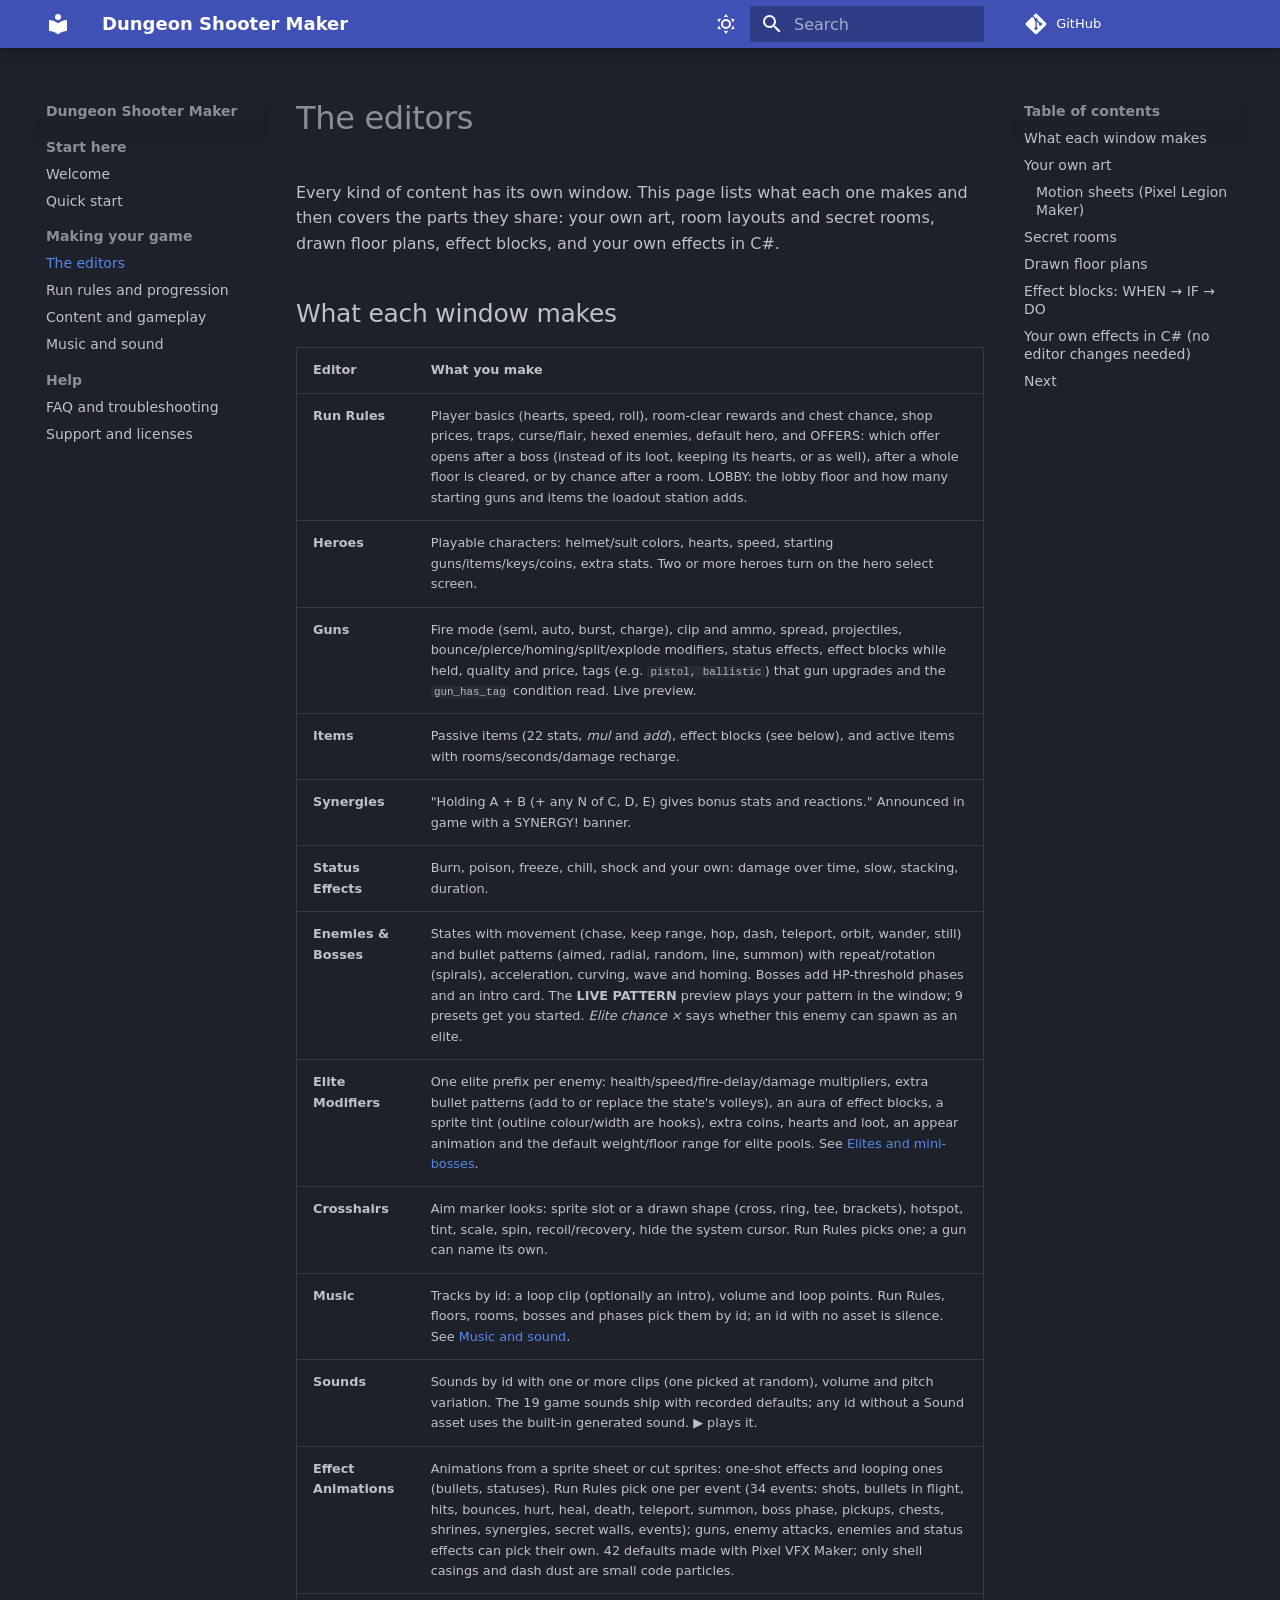
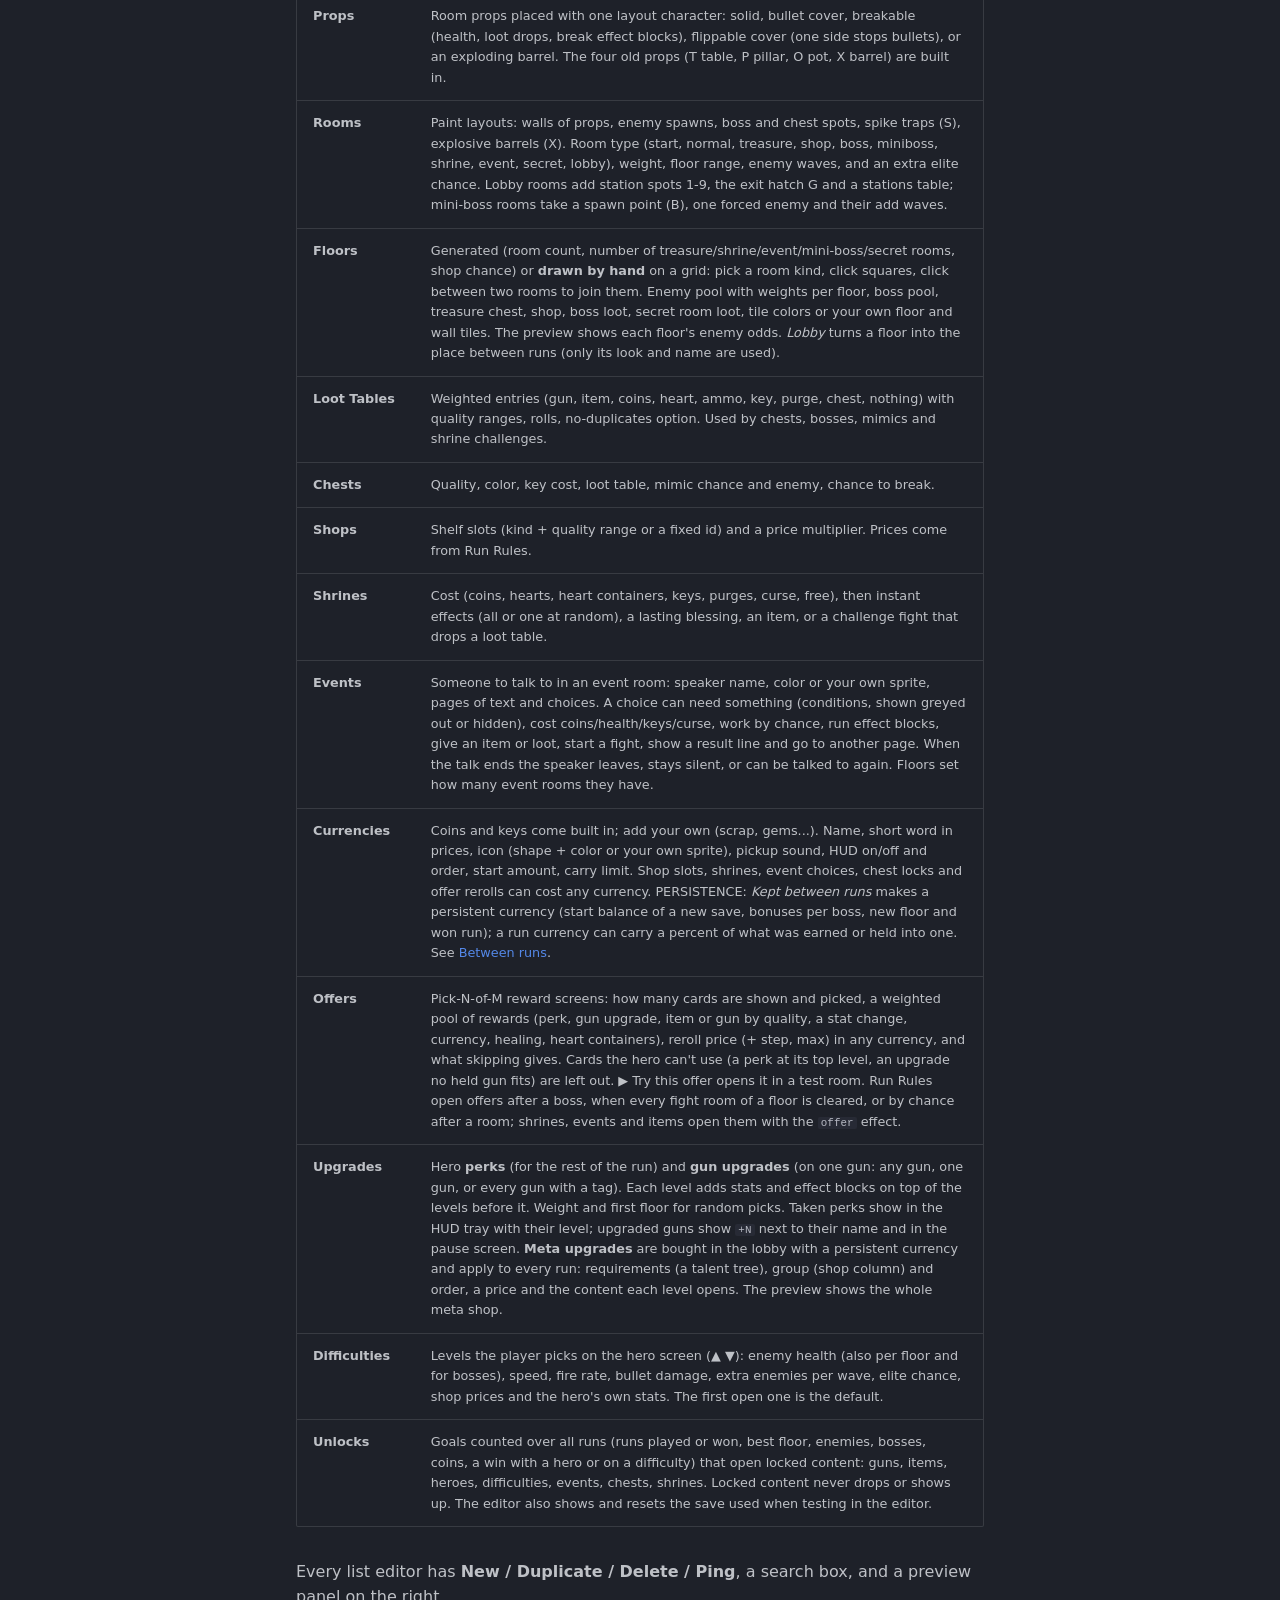
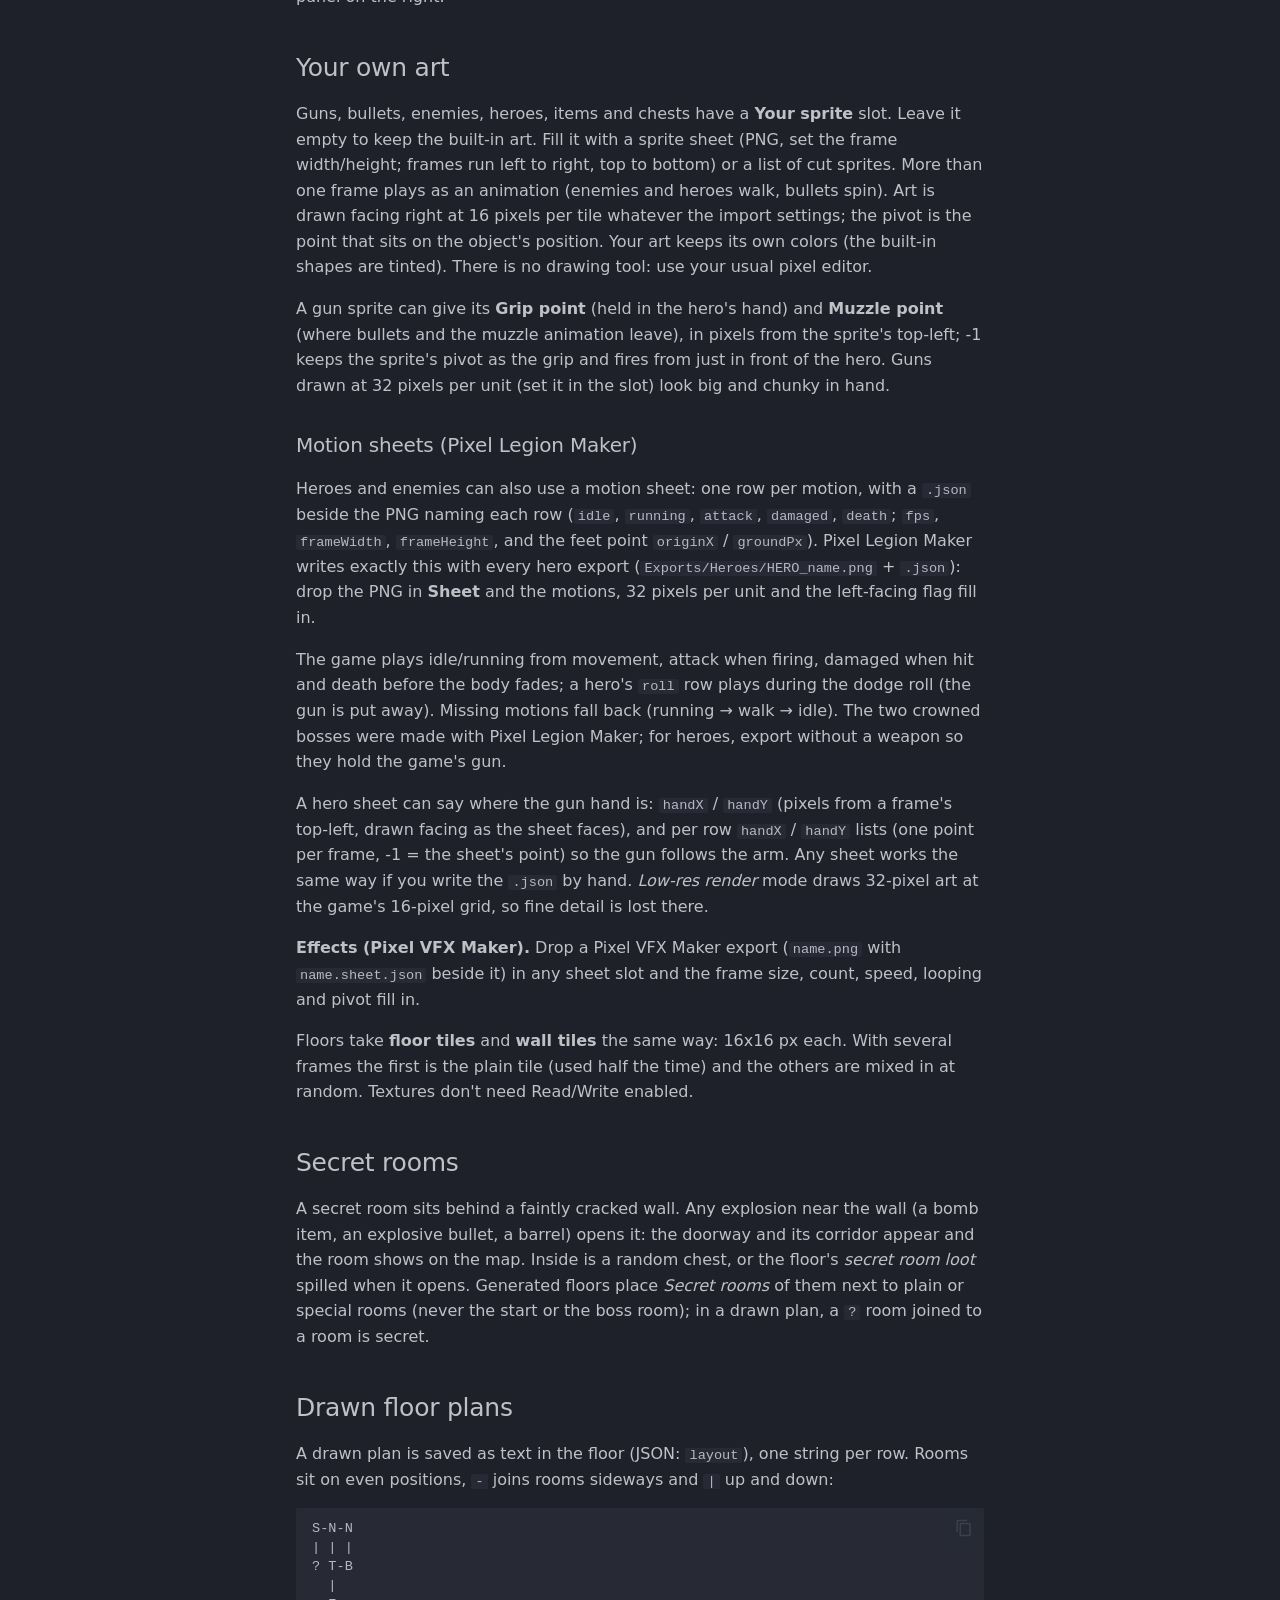
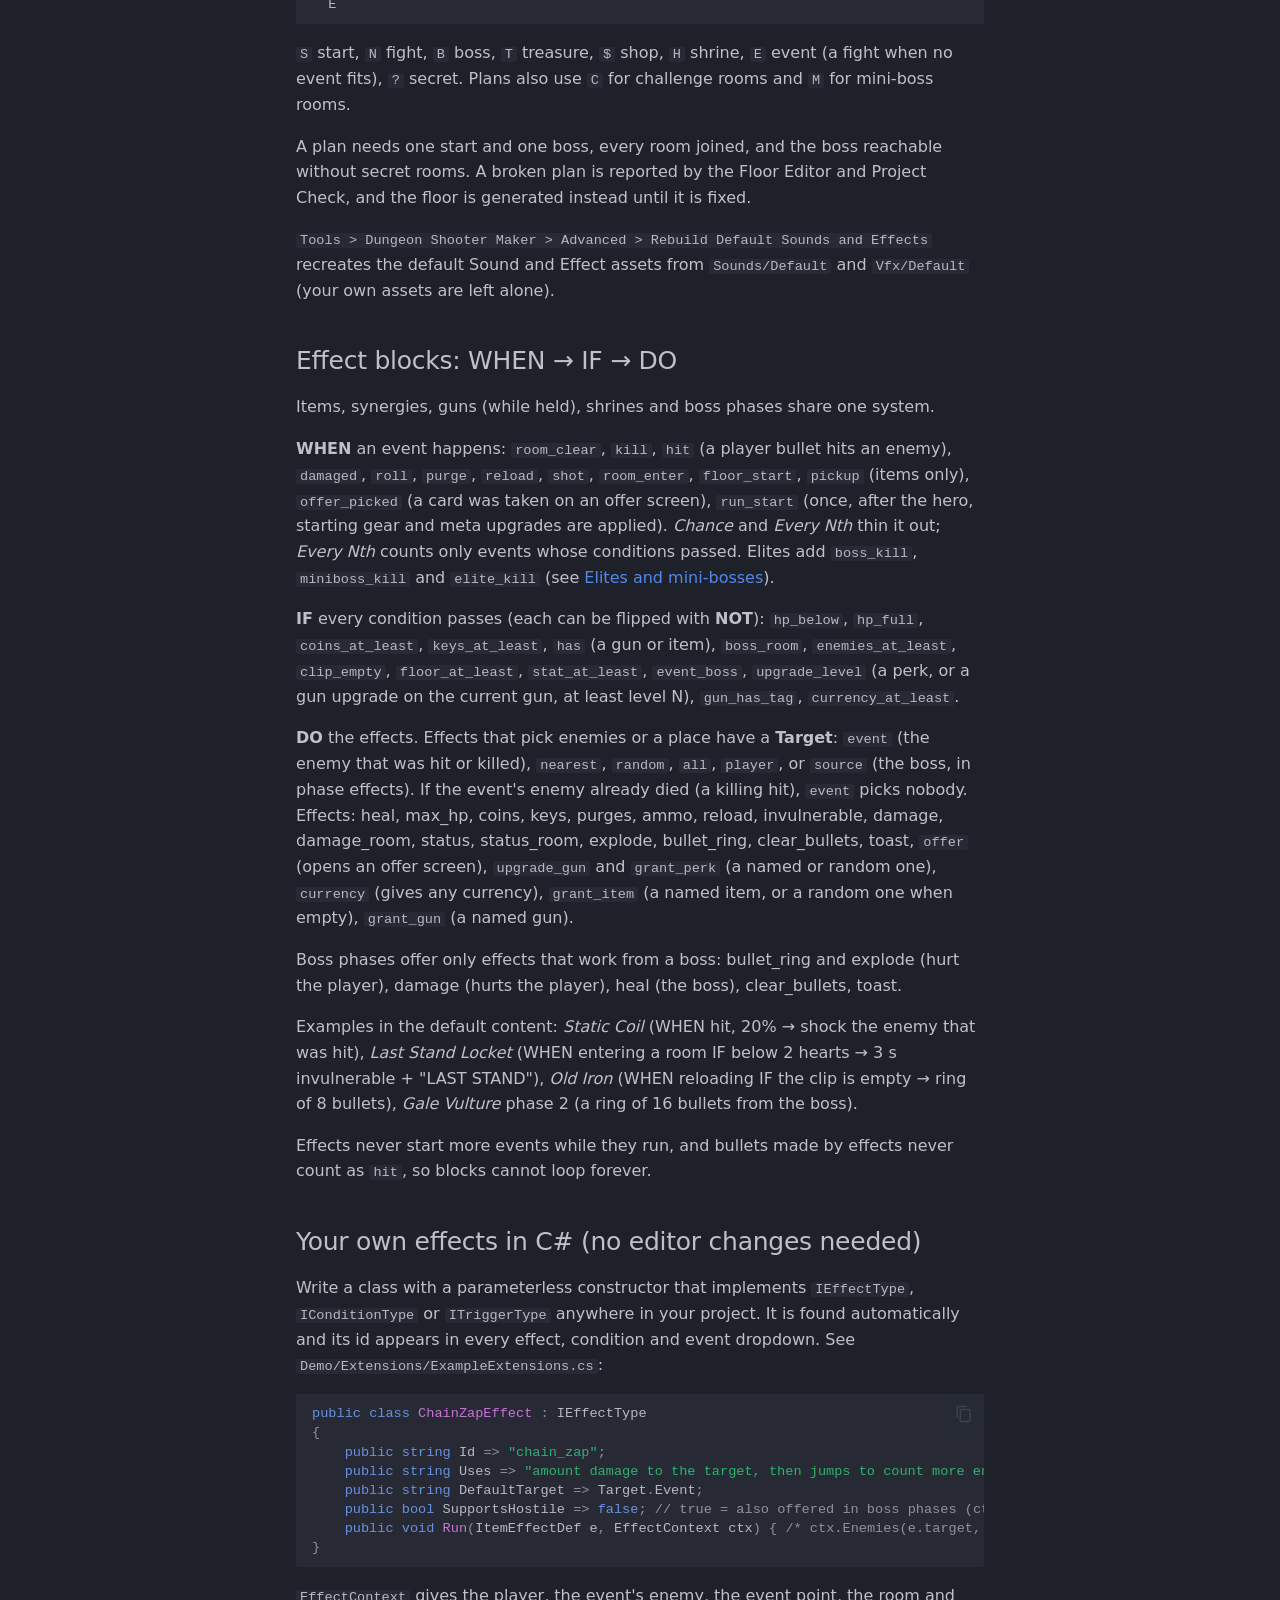
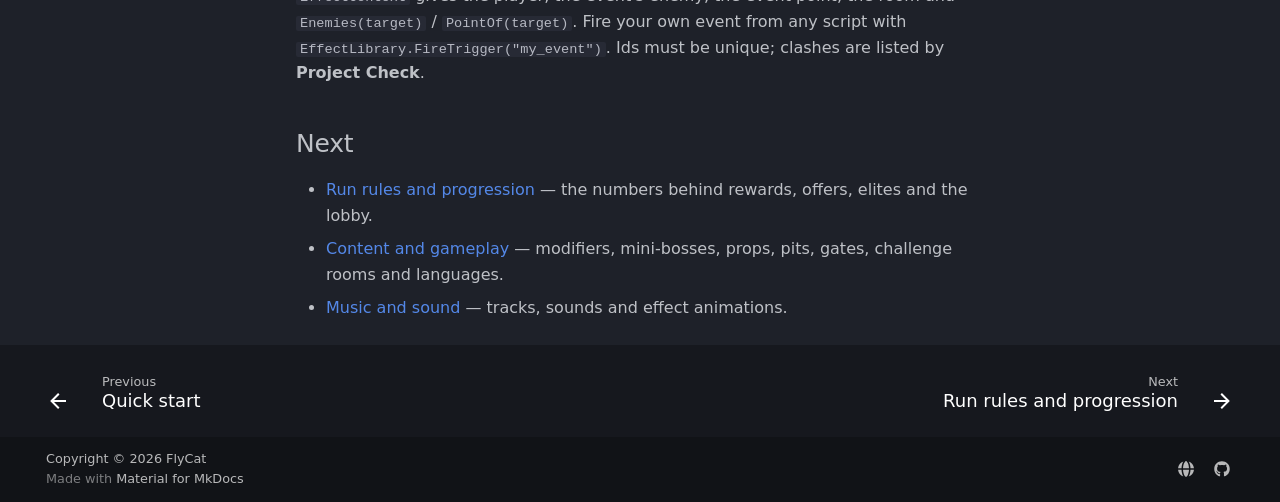
<file: editors/index.html>
<!doctype html>
<html lang="en" class="no-js">
  <head>
    
      <meta charset="utf-8">
      <meta name="viewport" content="width=device-width,initial-scale=1">
      
        <meta name="description" content="English manual for the Unity toolkit that makes top-down, room-by-room dungeon shooters from data.">
      
      
      
        <link rel="canonical" href="https://hyunter777.github.io/dungeon-shooter-maker-docs/editors/">
      
      
        <link rel="prev" href="../quick-start/">
      
      
        <link rel="next" href="../run-rules/">
      
      
        
      
      
      <link rel="icon" href="../assets/images/favicon.png">
      <meta name="generator" content="mkdocs-1.6.1, mkdocs-material-9.8.0">
    
    
      
        <title>The editors - Dungeon Shooter Maker</title>
      
    
    
      <link rel="stylesheet" href="../assets/stylesheets/main.57a0d79d.min.css">
      
        
        <link rel="stylesheet" href="../assets/stylesheets/palette.fb2fffe2.min.css">
      
      


    
    
      
    
    
      
    
    
      <link rel="stylesheet" href="../assets/styles.css">
    
    <script>__md_scope=new URL("..",location),__md_hash=e=>[...e].reduce(((e,_)=>(e<<5)-e+_.charCodeAt(0)),0),__md_get=(e,_=localStorage,t=__md_scope)=>JSON.parse(_.getItem(t.pathname+"."+e)),__md_set=(e,_,t=localStorage,a=__md_scope)=>{try{t.setItem(a.pathname+"."+e,JSON.stringify(_))}catch(e){}}</script>
    
      

    
    
  </head>
  
  
    
    
      
    
    
    
    
    <body dir="ltr" data-md-color-scheme="slate" data-md-color-primary="indigo" data-md-color-accent="light-blue">
  
    
    <input class="md-toggle" data-md-toggle="drawer" type="checkbox" id="__drawer" autocomplete="off">
    <input class="md-toggle" data-md-toggle="search" type="checkbox" id="__search" autocomplete="off">
    <label class="md-overlay" for="__drawer"></label>
    <div data-md-component="skip">
      
        
        <a href="#the-editors" class="md-skip">
          Skip to content
        </a>
      
    </div>
    <div data-md-component="announce">
      
    </div>
    
    
      

  

<header class="md-header md-header--shadow" data-md-component="header">
  <nav class="md-header__inner md-grid" aria-label="Header">
    <a href=".." title="Dungeon Shooter Maker" class="md-header__button md-logo" aria-label="Dungeon Shooter Maker" data-md-component="logo">
      
  
  <svg xmlns="http://www.w3.org/2000/svg" viewBox="0 0 24 24"><path d="M12 8a3 3 0 0 0 3-3 3 3 0 0 0-3-3 3 3 0 0 0-3 3 3 3 0 0 0 3 3m0 3.54C9.64 9.35 6.5 8 3 8v11c3.5 0 6.64 1.35 9 3.54 2.36-2.19 5.5-3.54 9-3.54V8c-3.5 0-6.64 1.35-9 3.54"/></svg>

    </a>
    <label class="md-header__button md-icon" for="__drawer">
      
      <svg xmlns="http://www.w3.org/2000/svg" viewBox="0 0 24 24"><path d="M3 6h18v2H3zm0 5h18v2H3zm0 5h18v2H3z"/></svg>
    </label>
    <div class="md-header__title" data-md-component="header-title">
      <div class="md-header__ellipsis">
        <div class="md-header__topic">
          <span class="md-ellipsis">
            Dungeon Shooter Maker
          </span>
        </div>
        <div class="md-header__topic" data-md-component="header-topic">
          <span class="md-ellipsis">
            
              The editors
            
          </span>
        </div>
      </div>
    </div>
    
      
        <form class="md-header__option" data-md-component="palette">
  
    
    
    
    <input class="md-option" data-md-color-media="" data-md-color-scheme="slate" data-md-color-primary="indigo" data-md-color-accent="light-blue"  aria-label="Switch to light mode"  type="radio" name="__palette" id="__palette_0">
    
      <label class="md-header__button md-icon" title="Switch to light mode" for="__palette_1" hidden>
        <svg xmlns="http://www.w3.org/2000/svg" viewBox="0 0 24 24"><path d="M12 7a5 5 0 0 1 5 5 5 5 0 0 1-5 5 5 5 0 0 1-5-5 5 5 0 0 1 5-5m0 2a3 3 0 0 0-3 3 3 3 0 0 0 3 3 3 3 0 0 0 3-3 3 3 0 0 0-3-3m0-7 2.39 3.42C13.65 5.15 12.84 5 12 5s-1.65.15-2.39.42zM3.34 7l4.16-.35A7.2 7.2 0 0 0 5.94 8.5c-.44.74-.69 1.5-.83 2.29zm.02 10 1.76-3.77a7.131 7.131 0 0 0 2.38 4.14zM20.65 7l-1.77 3.79a7.02 7.02 0 0 0-2.38-4.15zm-.01 10-4.14.36c.59-.51 1.12-1.14 1.54-1.86.42-.73.69-1.5.83-2.29zM12 22l-2.41-3.44c.74.27 1.55.44 2.41.44.82 0 1.63-.17 2.37-.44z"/></svg>
      </label>
    
  
    
    
    
    <input class="md-option" data-md-color-media="" data-md-color-scheme="default" data-md-color-primary="indigo" data-md-color-accent="light-blue"  aria-label="Switch to dark mode"  type="radio" name="__palette" id="__palette_1">
    
      <label class="md-header__button md-icon" title="Switch to dark mode" for="__palette_0" hidden>
        <svg xmlns="http://www.w3.org/2000/svg" viewBox="0 0 24 24"><path d="m17.75 4.09-2.53 1.94.91 3.06-2.63-1.81-2.63 1.81.91-3.06-2.53-1.94L12.44 4l1.06-3 1.06 3zm3.5 6.91-1.64 1.25.59 1.98-1.7-1.17-1.7 1.17.59-1.98L15.75 11l2.06-.05L18.5 9l.69 1.95zm-2.28 4.95c.83-.08 1.72 1.1 1.19 1.85-.32.45-.66.87-1.08 1.27C15.17 23 8.84 23 4.94 19.07c-3.91-3.9-3.91-10.24 0-14.14.4-.4.82-.76 1.27-1.08.75-.53 1.93.36 1.85 1.19-.27 2.86.69 5.83 2.89 8.02a9.96 9.96 0 0 0 8.02 2.89m-1.64 2.02a12.08 12.08 0 0 1-7.8-3.47c-2.17-2.19-3.33-5-3.49-7.82-2.81 3.14-2.7 7.96.31 10.98 3.02 3.01 7.84 3.12 10.98.31"/></svg>
      </label>
    
  
</form>
      
    
    
      <script>var palette=__md_get("__palette");if(palette&&palette.color){if("(prefers-color-scheme)"===palette.color.media){var media=matchMedia("(prefers-color-scheme: light)"),input=document.querySelector(media.matches?"[data-md-color-media='(prefers-color-scheme: light)']":"[data-md-color-media='(prefers-color-scheme: dark)']");palette.color.media=input.getAttribute("data-md-color-media"),palette.color.scheme=input.getAttribute("data-md-color-scheme"),palette.color.primary=input.getAttribute("data-md-color-primary"),palette.color.accent=input.getAttribute("data-md-color-accent")}for(var[key,value]of Object.entries(palette.color))document.body.setAttribute("data-md-color-"+key,value)}</script>
    
    
    
      
      
        <label class="md-header__button md-icon" for="__search">
          
          <svg xmlns="http://www.w3.org/2000/svg" viewBox="0 0 24 24"><path d="M9.5 3A6.5 6.5 0 0 1 16 9.5c0 1.61-.59 3.09-1.56 4.23l.27.27h.79l5 5-1.5 1.5-5-5v-.79l-.27-.27A6.52 6.52 0 0 1 9.5 16 6.5 6.5 0 0 1 3 9.5 6.5 6.5 0 0 1 9.5 3m0 2C7 5 5 7 5 9.5S7 14 9.5 14 14 12 14 9.5 12 5 9.5 5"/></svg>
        </label>
        <div class="md-search" data-md-component="search" role="dialog">
  <label class="md-search__overlay" for="__search"></label>
  <div class="md-search__inner" role="search">
    <form class="md-search__form" name="search">
      <input type="text" class="md-search__input" name="query" aria-label="Search" placeholder="Search" autocapitalize="off" autocorrect="off" autocomplete="off" spellcheck="false" data-md-component="search-query" required>
      <label class="md-search__icon md-icon" for="__search">
        
        <svg xmlns="http://www.w3.org/2000/svg" viewBox="0 0 24 24"><path d="M9.5 3A6.5 6.5 0 0 1 16 9.5c0 1.61-.59 3.09-1.56 4.23l.27.27h.79l5 5-1.5 1.5-5-5v-.79l-.27-.27A6.52 6.52 0 0 1 9.5 16 6.5 6.5 0 0 1 3 9.5 6.5 6.5 0 0 1 9.5 3m0 2C7 5 5 7 5 9.5S7 14 9.5 14 14 12 14 9.5 12 5 9.5 5"/></svg>
        
        <svg xmlns="http://www.w3.org/2000/svg" viewBox="0 0 24 24"><path d="M20 11v2H8l5.5 5.5-1.42 1.42L4.16 12l7.92-7.92L13.5 5.5 8 11z"/></svg>
      </label>
      <nav class="md-search__options" aria-label="Search">
        
        <button type="reset" class="md-search__icon md-icon" title="Clear" aria-label="Clear" tabindex="-1">
          
          <svg xmlns="http://www.w3.org/2000/svg" viewBox="0 0 24 24"><path d="M19 6.41 17.59 5 12 10.59 6.41 5 5 6.41 10.59 12 5 17.59 6.41 19 12 13.41 17.59 19 19 17.59 13.41 12z"/></svg>
        </button>
      </nav>
      
        <div class="md-search__suggest" data-md-component="search-suggest"></div>
      
    </form>
    <div class="md-search__output">
      <div class="md-search__scrollwrap" tabindex="0" data-md-scrollfix>
        <div class="md-search-result" data-md-component="search-result">
          <div class="md-search-result__meta">
            Initializing search
          </div>
          <ol class="md-search-result__list" role="presentation"></ol>
        </div>
      </div>
    </div>
  </div>
</div>
      
    
    
      <div class="md-header__source">
        <a href="https://github.com/hyunter777/dungeon-shooter-maker-docs" title="Go to repository" class="md-source" data-md-component="source">
  <div class="md-source__icon md-icon">
    
    <svg xmlns="http://www.w3.org/2000/svg" viewBox="0 0 448 512"><!--! Font Awesome Free 7.1.0 by @fontawesome - https://fontawesome.com License - https://fontawesome.com/license/free (Icons: CC BY 4.0, Fonts: SIL OFL 1.1, Code: MIT License) Copyright 2025 Fonticons, Inc.--><path d="M439.6 236.1 244 40.5c-5.4-5.5-12.8-8.5-20.4-8.5s-15 3-20.4 8.4L162.5 81l51.5 51.5c27.1-9.1 52.7 16.8 43.4 43.7l49.7 49.7c34.2-11.8 61.2 31 35.5 56.7-26.5 26.5-70.2-2.9-56-37.3L240.3 199v121.9c25.3 12.5 22.3 41.8 9.1 55-6.4 6.4-15.2 10.1-24.3 10.1s-17.8-3.6-24.3-10.1c-17.6-17.6-11.1-46.9 11.2-56v-123c-20.8-8.5-24.6-30.7-18.6-45L142.6 101 8.5 235.1C3 240.6 0 247.9 0 255.5s3 15 8.5 20.4l195.6 195.7c5.4 5.4 12.7 8.4 20.4 8.4s15-3 20.4-8.4l194.7-194.7c5.4-5.4 8.4-12.8 8.4-20.4s-3-15-8.4-20.4"/></svg>
  </div>
  <div class="md-source__repository">
    GitHub
  </div>
</a>
      </div>
    
  </nav>
  
</header>
    
    <div class="md-container" data-md-component="container">
      
      
        
          
        
      
      <main class="md-main" data-md-component="main">
        <div class="md-main__inner md-grid">
          
            
              
              <div class="md-sidebar md-sidebar--primary" data-md-component="sidebar" data-md-type="navigation" >
                <div class="md-sidebar__scrollwrap">
                  <div class="md-sidebar__inner">
                    



<nav class="md-nav md-nav--primary" aria-label="Navigation" data-md-level="0">
  <label class="md-nav__title" for="__drawer">
    <a href=".." title="Dungeon Shooter Maker" class="md-nav__button md-logo" aria-label="Dungeon Shooter Maker" data-md-component="logo">
      
  
  <svg xmlns="http://www.w3.org/2000/svg" viewBox="0 0 24 24"><path d="M12 8a3 3 0 0 0 3-3 3 3 0 0 0-3-3 3 3 0 0 0-3 3 3 3 0 0 0 3 3m0 3.54C9.64 9.35 6.5 8 3 8v11c3.5 0 6.64 1.35 9 3.54 2.36-2.19 5.5-3.54 9-3.54V8c-3.5 0-6.64 1.35-9 3.54"/></svg>

    </a>
    Dungeon Shooter Maker
  </label>
  
    <div class="md-nav__source">
      <a href="https://github.com/hyunter777/dungeon-shooter-maker-docs" title="Go to repository" class="md-source" data-md-component="source">
  <div class="md-source__icon md-icon">
    
    <svg xmlns="http://www.w3.org/2000/svg" viewBox="0 0 448 512"><!--! Font Awesome Free 7.1.0 by @fontawesome - https://fontawesome.com License - https://fontawesome.com/license/free (Icons: CC BY 4.0, Fonts: SIL OFL 1.1, Code: MIT License) Copyright 2025 Fonticons, Inc.--><path d="M439.6 236.1 244 40.5c-5.4-5.5-12.8-8.5-20.4-8.5s-15 3-20.4 8.4L162.5 81l51.5 51.5c27.1-9.1 52.7 16.8 43.4 43.7l49.7 49.7c34.2-11.8 61.2 31 35.5 56.7-26.5 26.5-70.2-2.9-56-37.3L240.3 199v121.9c25.3 12.5 22.3 41.8 9.1 55-6.4 6.4-15.2 10.1-24.3 10.1s-17.8-3.6-24.3-10.1c-17.6-17.6-11.1-46.9 11.2-56v-123c-20.8-8.5-24.6-30.7-18.6-45L142.6 101 8.5 235.1C3 240.6 0 247.9 0 255.5s3 15 8.5 20.4l195.6 195.7c5.4 5.4 12.7 8.4 20.4 8.4s15-3 20.4-8.4l194.7-194.7c5.4-5.4 8.4-12.8 8.4-20.4s-3-15-8.4-20.4"/></svg>
  </div>
  <div class="md-source__repository">
    GitHub
  </div>
</a>
    </div>
  
  <ul class="md-nav__list" data-md-scrollfix>
    
      
      
  
  
  
  
    
    
    
    
      
        
        
      
    
    
    <li class="md-nav__item md-nav__item--section md-nav__item--nested">
      
        
        
        <input class="md-nav__toggle md-toggle " type="checkbox" id="__nav_1" >
        
          
          <label class="md-nav__link" for="__nav_1" id="__nav_1_label" tabindex="">
            
  
  
  <span class="md-ellipsis">
    
  
    Start here
  

    
  </span>
  
  

            <span class="md-nav__icon md-icon"></span>
          </label>
        
        <nav class="md-nav" data-md-level="1" aria-labelledby="__nav_1_label" aria-expanded="false">
          <label class="md-nav__title" for="__nav_1">
            <span class="md-nav__icon md-icon"></span>
            
  
    Start here
  

          </label>
          <ul class="md-nav__list" data-md-scrollfix>
            
              
                
  
  
  
  
    <li class="md-nav__item">
      <a href=".." class="md-nav__link">
        
  
  
  <span class="md-ellipsis">
    
  
    Welcome
  

    
  </span>
  
  

      </a>
    </li>
  

              
            
              
                
  
  
  
  
    <li class="md-nav__item">
      <a href="../quick-start/" class="md-nav__link">
        
  
  
  <span class="md-ellipsis">
    
  
    Quick start
  

    
  </span>
  
  

      </a>
    </li>
  

              
            
          </ul>
        </nav>
      
    </li>
  

    
      
      
  
  
    
  
  
  
    
    
    
    
      
        
        
      
    
    
    <li class="md-nav__item md-nav__item--active md-nav__item--section md-nav__item--nested">
      
        
        
        <input class="md-nav__toggle md-toggle " type="checkbox" id="__nav_2" checked>
        
          
          <label class="md-nav__link" for="__nav_2" id="__nav_2_label" tabindex="">
            
  
  
  <span class="md-ellipsis">
    
  
    Making your game
  

    
  </span>
  
  

            <span class="md-nav__icon md-icon"></span>
          </label>
        
        <nav class="md-nav" data-md-level="1" aria-labelledby="__nav_2_label" aria-expanded="true">
          <label class="md-nav__title" for="__nav_2">
            <span class="md-nav__icon md-icon"></span>
            
  
    Making your game
  

          </label>
          <ul class="md-nav__list" data-md-scrollfix>
            
              
                
  
  
    
  
  
  
    <li class="md-nav__item md-nav__item--active">
      
      <input class="md-nav__toggle md-toggle" type="checkbox" id="__toc">
      
      
        
      
      
        <label class="md-nav__link md-nav__link--active" for="__toc">
          
  
  
  <span class="md-ellipsis">
    
  
    The editors
  

    
  </span>
  
  

          <span class="md-nav__icon md-icon"></span>
        </label>
      
      <a href="./" class="md-nav__link md-nav__link--active">
        
  
  
  <span class="md-ellipsis">
    
  
    The editors
  

    
  </span>
  
  

      </a>
      
        

<nav class="md-nav md-nav--secondary" aria-label="Table of contents">
  
  
  
    
  
  
    <label class="md-nav__title" for="__toc">
      <span class="md-nav__icon md-icon"></span>
      Table of contents
    </label>
    <ul class="md-nav__list" data-md-component="toc" data-md-scrollfix>
      
        <li class="md-nav__item">
  <a href="#what-each-window-makes" class="md-nav__link">
    <span class="md-ellipsis">
      
        What each window makes
      
    </span>
  </a>
  
</li>
      
        <li class="md-nav__item">
  <a href="#your-own-art" class="md-nav__link">
    <span class="md-ellipsis">
      
        Your own art
      
    </span>
  </a>
  
    <nav class="md-nav" aria-label="Your own art">
      <ul class="md-nav__list">
        
          <li class="md-nav__item">
  <a href="#motion-sheets-pixel-legion-maker" class="md-nav__link">
    <span class="md-ellipsis">
      
        Motion sheets (Pixel Legion Maker)
      
    </span>
  </a>
  
</li>
        
      </ul>
    </nav>
  
</li>
      
        <li class="md-nav__item">
  <a href="#secret-rooms" class="md-nav__link">
    <span class="md-ellipsis">
      
        Secret rooms
      
    </span>
  </a>
  
</li>
      
        <li class="md-nav__item">
  <a href="#drawn-floor-plans" class="md-nav__link">
    <span class="md-ellipsis">
      
        Drawn floor plans
      
    </span>
  </a>
  
</li>
      
        <li class="md-nav__item">
  <a href="#effect-blocks-when-if-do" class="md-nav__link">
    <span class="md-ellipsis">
      
        Effect blocks: WHEN → IF → DO
      
    </span>
  </a>
  
</li>
      
        <li class="md-nav__item">
  <a href="#your-own-effects-in-c-no-editor-changes-needed" class="md-nav__link">
    <span class="md-ellipsis">
      
        Your own effects in C# (no editor changes needed)
      
    </span>
  </a>
  
</li>
      
        <li class="md-nav__item">
  <a href="#next" class="md-nav__link">
    <span class="md-ellipsis">
      
        Next
      
    </span>
  </a>
  
</li>
      
    </ul>
  
</nav>
      
    </li>
  

              
            
              
                
  
  
  
  
    <li class="md-nav__item">
      <a href="../run-rules/" class="md-nav__link">
        
  
  
  <span class="md-ellipsis">
    
  
    Run rules and progression
  

    
  </span>
  
  

      </a>
    </li>
  

              
            
              
                
  
  
  
  
    <li class="md-nav__item">
      <a href="../content/" class="md-nav__link">
        
  
  
  <span class="md-ellipsis">
    
  
    Content and gameplay
  

    
  </span>
  
  

      </a>
    </li>
  

              
            
              
                
  
  
  
  
    <li class="md-nav__item">
      <a href="../music-sfx/" class="md-nav__link">
        
  
  
  <span class="md-ellipsis">
    
  
    Music and sound
  

    
  </span>
  
  

      </a>
    </li>
  

              
            
          </ul>
        </nav>
      
    </li>
  

    
      
      
  
  
  
  
    
    
    
    
      
        
        
      
    
    
    <li class="md-nav__item md-nav__item--section md-nav__item--nested">
      
        
        
        <input class="md-nav__toggle md-toggle " type="checkbox" id="__nav_3" >
        
          
          <label class="md-nav__link" for="__nav_3" id="__nav_3_label" tabindex="">
            
  
  
  <span class="md-ellipsis">
    
  
    Help
  

    
  </span>
  
  

            <span class="md-nav__icon md-icon"></span>
          </label>
        
        <nav class="md-nav" data-md-level="1" aria-labelledby="__nav_3_label" aria-expanded="false">
          <label class="md-nav__title" for="__nav_3">
            <span class="md-nav__icon md-icon"></span>
            
  
    Help
  

          </label>
          <ul class="md-nav__list" data-md-scrollfix>
            
              
                
  
  
  
  
    <li class="md-nav__item">
      <a href="../faq/" class="md-nav__link">
        
  
  
  <span class="md-ellipsis">
    
  
    FAQ and troubleshooting
  

    
  </span>
  
  

      </a>
    </li>
  

              
            
              
                
  
  
  
  
    <li class="md-nav__item">
      <a href="../support/" class="md-nav__link">
        
  
  
  <span class="md-ellipsis">
    
  
    Support and licenses
  

    
  </span>
  
  

      </a>
    </li>
  

              
            
          </ul>
        </nav>
      
    </li>
  

    
  </ul>
</nav>
                  </div>
                </div>
              </div>
            
            
              
              <div class="md-sidebar md-sidebar--secondary" data-md-component="sidebar" data-md-type="toc" >
                <div class="md-sidebar__scrollwrap">
                  <div class="md-sidebar__inner">
                    

<nav class="md-nav md-nav--secondary" aria-label="Table of contents">
  
  
  
    
  
  
    <label class="md-nav__title" for="__toc">
      <span class="md-nav__icon md-icon"></span>
      Table of contents
    </label>
    <ul class="md-nav__list" data-md-component="toc" data-md-scrollfix>
      
        <li class="md-nav__item">
  <a href="#what-each-window-makes" class="md-nav__link">
    <span class="md-ellipsis">
      
        What each window makes
      
    </span>
  </a>
  
</li>
      
        <li class="md-nav__item">
  <a href="#your-own-art" class="md-nav__link">
    <span class="md-ellipsis">
      
        Your own art
      
    </span>
  </a>
  
    <nav class="md-nav" aria-label="Your own art">
      <ul class="md-nav__list">
        
          <li class="md-nav__item">
  <a href="#motion-sheets-pixel-legion-maker" class="md-nav__link">
    <span class="md-ellipsis">
      
        Motion sheets (Pixel Legion Maker)
      
    </span>
  </a>
  
</li>
        
      </ul>
    </nav>
  
</li>
      
        <li class="md-nav__item">
  <a href="#secret-rooms" class="md-nav__link">
    <span class="md-ellipsis">
      
        Secret rooms
      
    </span>
  </a>
  
</li>
      
        <li class="md-nav__item">
  <a href="#drawn-floor-plans" class="md-nav__link">
    <span class="md-ellipsis">
      
        Drawn floor plans
      
    </span>
  </a>
  
</li>
      
        <li class="md-nav__item">
  <a href="#effect-blocks-when-if-do" class="md-nav__link">
    <span class="md-ellipsis">
      
        Effect blocks: WHEN → IF → DO
      
    </span>
  </a>
  
</li>
      
        <li class="md-nav__item">
  <a href="#your-own-effects-in-c-no-editor-changes-needed" class="md-nav__link">
    <span class="md-ellipsis">
      
        Your own effects in C# (no editor changes needed)
      
    </span>
  </a>
  
</li>
      
        <li class="md-nav__item">
  <a href="#next" class="md-nav__link">
    <span class="md-ellipsis">
      
        Next
      
    </span>
  </a>
  
</li>
      
    </ul>
  
</nav>
                  </div>
                </div>
              </div>
            
          
          
            <div class="md-content" data-md-component="content">
              
              <article class="md-content__inner md-typeset">
                
                  



<h1 id="the-editors">The editors<a class="headerlink" href="#the-editors" title="Permanent link">&para;</a></h1>
<p>Every kind of content has its own window. This page lists what each one makes and then covers the parts they share:
your own art, room layouts and secret rooms, drawn floor plans, effect blocks, and your own effects in C#.</p>
<!-- TODO(screenshot): the Project Overview card grid, saved as assets/images/overview.png -->

<h2 id="what-each-window-makes">What each window makes<a class="headerlink" href="#what-each-window-makes" title="Permanent link">&para;</a></h2>
<table>
<thead>
<tr>
<th>Editor</th>
<th>What you make</th>
</tr>
</thead>
<tbody>
<tr>
<td><strong>Run Rules</strong></td>
<td>Player basics (hearts, speed, roll), room-clear rewards and chest chance, shop prices, traps, curse/flair, hexed enemies, default hero, and OFFERS: which offer opens after a boss (instead of its loot, keeping its hearts, or as well), after a whole floor is cleared, or by chance after a room. LOBBY: the lobby floor and how many starting guns and items the loadout station adds.</td>
</tr>
<tr>
<td><strong>Heroes</strong></td>
<td>Playable characters: helmet/suit colors, hearts, speed, starting guns/items/keys/coins, extra stats. Two or more heroes turn on the hero select screen.</td>
</tr>
<tr>
<td><strong>Guns</strong></td>
<td>Fire mode (semi, auto, burst, charge), clip and ammo, spread, projectiles, bounce/pierce/homing/split/explode modifiers, status effects, effect blocks while held, quality and price, tags (e.g. <code>pistol, ballistic</code>) that gun upgrades and the <code>gun_has_tag</code> condition read. Live preview.</td>
</tr>
<tr>
<td><strong>Items</strong></td>
<td>Passive items (22 stats, <em>mul</em> and <em>add</em>), effect blocks (see below), and active items with rooms/seconds/damage recharge.</td>
</tr>
<tr>
<td><strong>Synergies</strong></td>
<td>"Holding A + B (+ any N of C, D, E) gives bonus stats and reactions." Announced in game with a SYNERGY! banner.</td>
</tr>
<tr>
<td><strong>Status Effects</strong></td>
<td>Burn, poison, freeze, chill, shock and your own: damage over time, slow, stacking, duration.</td>
</tr>
<tr>
<td><strong>Enemies &amp; Bosses</strong></td>
<td>States with movement (chase, keep range, hop, dash, teleport, orbit, wander, still) and bullet patterns (aimed, radial, random, line, summon) with repeat/rotation (spirals), acceleration, curving, wave and homing. Bosses add HP-threshold phases and an intro card. The <strong>LIVE PATTERN</strong> preview plays your pattern in the window; 9 presets get you started. <em>Elite chance ×</em> says whether this enemy can spawn as an elite.</td>
</tr>
<tr>
<td><strong>Elite Modifiers</strong></td>
<td>One elite prefix per enemy: health/speed/fire-delay/damage multipliers, extra bullet patterns (add to or replace the state's volleys), an aura of effect blocks, a sprite tint (outline colour/width are hooks), extra coins, hearts and loot, an appear animation and the default weight/floor range for elite pools. See <a href="../content/#elites-and-mini-bosses">Elites and mini-bosses</a>.</td>
</tr>
<tr>
<td><strong>Crosshairs</strong></td>
<td>Aim marker looks: sprite slot or a drawn shape (cross, ring, tee, brackets), hotspot, tint, scale, spin, recoil/recovery, hide the system cursor. Run Rules picks one; a gun can name its own.</td>
</tr>
<tr>
<td><strong>Music</strong></td>
<td>Tracks by id: a loop clip (optionally an intro), volume and loop points. Run Rules, floors, rooms, bosses and phases pick them by id; an id with no asset is silence. See <a href="../music-sfx/">Music and sound</a>.</td>
</tr>
<tr>
<td><strong>Sounds</strong></td>
<td>Sounds by id with one or more clips (one picked at random), volume and pitch variation. The 19 game sounds ship with recorded defaults; any id without a Sound asset uses the built-in generated sound. ▶ plays it.</td>
</tr>
<tr>
<td><strong>Effect Animations</strong></td>
<td>Animations from a sprite sheet or cut sprites: one-shot effects and looping ones (bullets, statuses). Run Rules pick one per event (34 events: shots, bullets in flight, hits, bounces, hurt, heal, death, teleport, summon, boss phase, pickups, chests, shrines, synergies, secret walls, events); guns, enemy attacks, enemies and status effects can pick their own. 42 defaults made with Pixel VFX Maker; only shell casings and dash dust are small code particles.</td>
</tr>
<tr>
<td><strong>Props</strong></td>
<td>Room props placed with one layout character: solid, bullet cover, breakable (health, loot drops, break effect blocks), flippable cover (one side stops bullets), or an exploding barrel. The four old props (T table, P pillar, O pot, X barrel) are built in.</td>
</tr>
<tr>
<td><strong>Rooms</strong></td>
<td>Paint layouts: walls of props, enemy spawns, boss and chest spots, spike traps (S), explosive barrels (X). Room type (start, normal, treasure, shop, boss, miniboss, shrine, event, secret, lobby), weight, floor range, enemy waves, and an extra elite chance. Lobby rooms add station spots 1-9, the exit hatch G and a stations table; mini-boss rooms take a spawn point (B), one forced enemy and their add waves.</td>
</tr>
<tr>
<td><strong>Floors</strong></td>
<td>Generated (room count, number of treasure/shrine/event/mini-boss/secret rooms, shop chance) or <strong>drawn by hand</strong> on a grid: pick a room kind, click squares, click between two rooms to join them. Enemy pool with weights per floor, boss pool, treasure chest, shop, boss loot, secret room loot, tile colors or your own floor and wall tiles. The preview shows each floor's enemy odds. <em>Lobby</em> turns a floor into the place between runs (only its look and name are used).</td>
</tr>
<tr>
<td><strong>Loot Tables</strong></td>
<td>Weighted entries (gun, item, coins, heart, ammo, key, purge, chest, nothing) with quality ranges, rolls, no-duplicates option. Used by chests, bosses, mimics and shrine challenges.</td>
</tr>
<tr>
<td><strong>Chests</strong></td>
<td>Quality, color, key cost, loot table, mimic chance and enemy, chance to break.</td>
</tr>
<tr>
<td><strong>Shops</strong></td>
<td>Shelf slots (kind + quality range or a fixed id) and a price multiplier. Prices come from Run Rules.</td>
</tr>
<tr>
<td><strong>Shrines</strong></td>
<td>Cost (coins, hearts, heart containers, keys, purges, curse, free), then instant effects (all or one at random), a lasting blessing, an item, or a challenge fight that drops a loot table.</td>
</tr>
<tr>
<td><strong>Events</strong></td>
<td>Someone to talk to in an event room: speaker name, color or your own sprite, pages of text and choices. A choice can need something (conditions, shown greyed out or hidden), cost coins/health/keys/curse, work by chance, run effect blocks, give an item or loot, start a fight, show a result line and go to another page. When the talk ends the speaker leaves, stays silent, or can be talked to again. Floors set how many event rooms they have.</td>
</tr>
<tr>
<td><strong>Currencies</strong></td>
<td>Coins and keys come built in; add your own (scrap, gems...). Name, short word in prices, icon (shape + color or your own sprite), pickup sound, HUD on/off and order, start amount, carry limit. Shop slots, shrines, event choices, chest locks and offer rerolls can cost any currency. PERSISTENCE: <em>Kept between runs</em> makes a persistent currency (start balance of a new save, bonuses per boss, new floor and won run); a run currency can carry a percent of what was earned or held into one. See <a href="../run-rules/#between-runs">Between runs</a>.</td>
</tr>
<tr>
<td><strong>Offers</strong></td>
<td>Pick-N-of-M reward screens: how many cards are shown and picked, a weighted pool of rewards (perk, gun upgrade, item or gun by quality, a stat change, currency, healing, heart containers), reroll price (+ step, max) in any currency, and what skipping gives. Cards the hero can't use (a perk at its top level, an upgrade no held gun fits) are left out. ▶ Try this offer opens it in a test room. Run Rules open offers after a boss, when every fight room of a floor is cleared, or by chance after a room; shrines, events and items open them with the <code>offer</code> effect.</td>
</tr>
<tr>
<td><strong>Upgrades</strong></td>
<td>Hero <strong>perks</strong> (for the rest of the run) and <strong>gun upgrades</strong> (on one gun: any gun, one gun, or every gun with a tag). Each level adds stats and effect blocks on top of the levels before it. Weight and first floor for random picks. Taken perks show in the HUD tray with their level; upgraded guns show <code>+N</code> next to their name and in the pause screen. <strong>Meta upgrades</strong> are bought in the lobby with a persistent currency and apply to every run: requirements (a talent tree), group (shop column) and order, a price and the content each level opens. The preview shows the whole meta shop.</td>
</tr>
<tr>
<td><strong>Difficulties</strong></td>
<td>Levels the player picks on the hero screen (▲ ▼): enemy health (also per floor and for bosses), speed, fire rate, bullet damage, extra enemies per wave, elite chance, shop prices and the hero's own stats. The first open one is the default.</td>
</tr>
<tr>
<td><strong>Unlocks</strong></td>
<td>Goals counted over all runs (runs played or won, best floor, enemies, bosses, coins, a win with a hero or on a difficulty) that open locked content: guns, items, heroes, difficulties, events, chests, shrines. Locked content never drops or shows up. The editor also shows and resets the save used when testing in the editor.</td>
</tr>
</tbody>
</table>
<p>Every list editor has <strong>New / Duplicate / Delete / Ping</strong>, a search box, and a preview panel on the right.</p>
<h2 id="your-own-art">Your own art<a class="headerlink" href="#your-own-art" title="Permanent link">&para;</a></h2>
<p>Guns, bullets, enemies, heroes, items and chests have a <strong>Your sprite</strong> slot. Leave it empty to keep the built-in
art. Fill it with a sprite sheet (PNG, set the frame width/height; frames run left to right, top to bottom) or a list
of cut sprites. More than one frame plays as an animation (enemies and heroes walk, bullets spin). Art is drawn
facing right at 16 pixels per tile whatever the import settings; the pivot is the point that sits on the object's
position. Your art keeps its own colors (the built-in shapes are tinted). There is no drawing tool: use your usual
pixel editor.</p>
<p>A gun sprite can give its <strong>Grip point</strong> (held in the hero's hand) and <strong>Muzzle point</strong> (where bullets and the muzzle
animation leave), in pixels from the sprite's top-left; -1 keeps the sprite's pivot as the grip and fires from just in
front of the hero. Guns drawn at 32 pixels per unit (set it in the slot) look big and chunky in hand.</p>
<h3 id="motion-sheets-pixel-legion-maker">Motion sheets (Pixel Legion Maker)<a class="headerlink" href="#motion-sheets-pixel-legion-maker" title="Permanent link">&para;</a></h3>
<p>Heroes and enemies can also use a motion sheet: one row per motion, with a <code>.json</code> beside the PNG naming each row
(<code>idle</code>, <code>running</code>, <code>attack</code>, <code>damaged</code>, <code>death</code>; <code>fps</code>, <code>frameWidth</code>, <code>frameHeight</code>, and the feet point <code>originX</code> /
<code>groundPx</code>). Pixel Legion Maker writes exactly this with every hero export (<code>Exports/Heroes/HERO_name.png</code> + <code>.json</code>):
drop the PNG in <strong>Sheet</strong> and the motions, 32 pixels per unit and the left-facing flag fill in.</p>
<p>The game plays idle/running from movement, attack when firing, damaged when hit and death before the body fades; a
hero's <code>roll</code> row plays during the dodge roll (the gun is put away). Missing motions fall back (running → walk →
idle). The two crowned bosses were made with Pixel Legion Maker; for heroes, export without a weapon so they hold
the game's gun.</p>
<p>A hero sheet can say where the gun hand is: <code>handX</code> / <code>handY</code> (pixels from a frame's top-left, drawn facing as the
sheet faces), and per row <code>handX</code> / <code>handY</code> lists (one point per frame, -1 = the sheet's point) so the gun follows the
arm. Any sheet works the same way if you write the <code>.json</code> by hand. <em>Low-res render</em> mode draws 32-pixel art at the
game's 16-pixel grid, so fine detail is lost there.</p>
<p><strong>Effects (Pixel VFX Maker).</strong> Drop a Pixel VFX Maker export (<code>name.png</code> with <code>name.sheet.json</code> beside it) in any
sheet slot and the frame size, count, speed, looping and pivot fill in.</p>
<p>Floors take <strong>floor tiles</strong> and <strong>wall tiles</strong> the same way: 16x16 px each. With several frames the first is the
plain tile (used half the time) and the others are mixed in at random. Textures don't need Read/Write enabled.</p>
<h2 id="secret-rooms">Secret rooms<a class="headerlink" href="#secret-rooms" title="Permanent link">&para;</a></h2>
<p>A secret room sits behind a faintly cracked wall. Any explosion near the wall (a bomb item, an explosive bullet, a
barrel) opens it: the doorway and its corridor appear and the room shows on the map. Inside is a random chest, or the
floor's <em>secret room loot</em> spilled when it opens. Generated floors place <em>Secret rooms</em> of them next to plain or
special rooms (never the start or the boss room); in a drawn plan, a <code>?</code> room joined to a room is secret.</p>
<h2 id="drawn-floor-plans">Drawn floor plans<a class="headerlink" href="#drawn-floor-plans" title="Permanent link">&para;</a></h2>
<p>A drawn plan is saved as text in the floor (JSON: <code>layout</code>), one string per row. Rooms sit on even positions, <code>-</code>
joins rooms sideways and <code>|</code> up and down:</p>
<div class="highlight"><pre><span></span><code>S-N-N
| | |
? T-B
  |
  E
</code></pre></div>
<p><code>S</code> start, <code>N</code> fight, <code>B</code> boss, <code>T</code> treasure, <code>$</code> shop, <code>H</code> shrine, <code>E</code> event (a fight when no event fits), <code>?</code>
secret. Plans also use <code>C</code> for challenge rooms and <code>M</code> for mini-boss rooms.</p>
<p>A plan needs one start and one boss, every room joined, and the boss reachable without secret rooms. A broken plan is
reported by the Floor Editor and Project Check, and the floor is generated instead until it is fixed.</p>
<p><code>Tools &gt; Dungeon Shooter Maker &gt; Advanced &gt; Rebuild Default Sounds and Effects</code> recreates the default Sound and
Effect assets from <code>Sounds/Default</code> and <code>Vfx/Default</code> (your own assets are left alone).</p>
<h2 id="effect-blocks-when-if-do">Effect blocks: WHEN → IF → DO<a class="headerlink" href="#effect-blocks-when-if-do" title="Permanent link">&para;</a></h2>
<p>Items, synergies, guns (while held), shrines and boss phases share one system.</p>
<p><strong>WHEN</strong> an event happens: <code>room_clear</code>, <code>kill</code>, <code>hit</code> (a player bullet hits an enemy), <code>damaged</code>, <code>roll</code>, <code>purge</code>,
<code>reload</code>, <code>shot</code>, <code>room_enter</code>, <code>floor_start</code>, <code>pickup</code> (items only), <code>offer_picked</code> (a card was taken on an offer
screen), <code>run_start</code> (once, after the hero, starting gear and meta upgrades are applied). <em>Chance</em> and <em>Every Nth</em>
thin it out; <em>Every Nth</em> counts only events whose conditions passed. Elites add <code>boss_kill</code>, <code>miniboss_kill</code> and
<code>elite_kill</code> (see <a href="../content/#elites-and-mini-bosses">Elites and mini-bosses</a>).</p>
<p><strong>IF</strong> every condition passes (each can be flipped with <strong>NOT</strong>): <code>hp_below</code>, <code>hp_full</code>, <code>coins_at_least</code>,
<code>keys_at_least</code>, <code>has</code> (a gun or item), <code>boss_room</code>, <code>enemies_at_least</code>, <code>clip_empty</code>, <code>floor_at_least</code>,
<code>stat_at_least</code>, <code>event_boss</code>, <code>upgrade_level</code> (a perk, or a gun upgrade on the current gun, at least level N),
<code>gun_has_tag</code>, <code>currency_at_least</code>.</p>
<p><strong>DO</strong> the effects. Effects that pick enemies or a place have a <strong>Target</strong>: <code>event</code> (the enemy that was hit or
killed), <code>nearest</code>, <code>random</code>, <code>all</code>, <code>player</code>, or <code>source</code> (the boss, in phase effects). If the event's enemy already
died (a killing hit), <code>event</code> picks nobody. Effects: heal, max_hp, coins, keys, purges, ammo, reload, invulnerable,
damage, damage_room, status, status_room, explode, bullet_ring, clear_bullets, toast, <code>offer</code> (opens an offer screen),
<code>upgrade_gun</code> and <code>grant_perk</code> (a named or random one), <code>currency</code> (gives any currency), <code>grant_item</code> (a named item,
or a random one when empty), <code>grant_gun</code> (a named gun).</p>
<p>Boss phases offer only effects that work from a boss: bullet_ring and explode (hurt the player), damage (hurts the
player), heal (the boss), clear_bullets, toast.</p>
<p>Examples in the default content: <em>Static Coil</em> (WHEN hit, 20% → shock the enemy that was hit), <em>Last Stand Locket</em>
(WHEN entering a room IF below 2 hearts → 3 s invulnerable + "LAST STAND"), <em>Old Iron</em> (WHEN reloading IF the clip is
empty → ring of 8 bullets), <em>Gale Vulture</em> phase 2 (a ring of 16 bullets from the boss).</p>
<p>Effects never start more events while they run, and bullets made by effects never count as <code>hit</code>, so blocks cannot
loop forever.</p>
<h2 id="your-own-effects-in-c-no-editor-changes-needed">Your own effects in C# (no editor changes needed)<a class="headerlink" href="#your-own-effects-in-c-no-editor-changes-needed" title="Permanent link">&para;</a></h2>
<p>Write a class with a parameterless constructor that implements <code>IEffectType</code>, <code>IConditionType</code> or <code>ITriggerType</code>
anywhere in your project. It is found automatically and its id appears in every effect, condition and event
dropdown. See <code>Demo/Extensions/ExampleExtensions.cs</code>:</p>
<div class="highlight"><pre><span></span><code><span class="k">public</span><span class="w"> </span><span class="k">class</span><span class="w"> </span><span class="nc">ChainZapEffect</span><span class="w"> </span><span class="p">:</span><span class="w"> </span><span class="n">IEffectType</span>
<span class="p">{</span>
<span class="w">    </span><span class="k">public</span><span class="w"> </span><span class="kt">string</span><span class="w"> </span><span class="n">Id</span><span class="w"> </span><span class="o">=&gt;</span><span class="w"> </span><span class="s">"chain_zap"</span><span class="p">;</span>
<span class="w">    </span><span class="k">public</span><span class="w"> </span><span class="kt">string</span><span class="w"> </span><span class="n">Uses</span><span class="w"> </span><span class="o">=&gt;</span><span class="w"> </span><span class="s">"amount damage to the target, then jumps to count more enemies within radius"</span><span class="p">;</span>
<span class="w">    </span><span class="k">public</span><span class="w"> </span><span class="kt">string</span><span class="w"> </span><span class="n">DefaultTarget</span><span class="w"> </span><span class="o">=&gt;</span><span class="w"> </span><span class="n">Target</span><span class="p">.</span><span class="n">Event</span><span class="p">;</span>
<span class="w">    </span><span class="k">public</span><span class="w"> </span><span class="kt">bool</span><span class="w"> </span><span class="n">SupportsHostile</span><span class="w"> </span><span class="o">=&gt;</span><span class="w"> </span><span class="k">false</span><span class="p">;</span><span class="w"> </span><span class="c1">// true = also offered in boss phases (ctx.Hostile: hurt the player)</span>
<span class="w">    </span><span class="k">public</span><span class="w"> </span><span class="k">void</span><span class="w"> </span><span class="nf">Run</span><span class="p">(</span><span class="n">ItemEffectDef</span><span class="w"> </span><span class="n">e</span><span class="p">,</span><span class="w"> </span><span class="n">EffectContext</span><span class="w"> </span><span class="n">ctx</span><span class="p">)</span><span class="w"> </span><span class="p">{</span><span class="w"> </span><span class="cm">/* ctx.Enemies(e.target, Target.Event), ctx.Player, ctx.Point ... */</span><span class="w"> </span><span class="p">}</span>
<span class="p">}</span>
</code></pre></div>
<p><code>EffectContext</code> gives the player, the event's enemy, the event point, the room and <code>Enemies(target)</code> /
<code>PointOf(target)</code>. Fire your own event from any script with <code>EffectLibrary.FireTrigger("my_event")</code>. Ids must be
unique; clashes are listed by <strong>Project Check</strong>.</p>
<h2 id="next">Next<a class="headerlink" href="#next" title="Permanent link">&para;</a></h2>
<ul>
<li><a href="../run-rules/">Run rules and progression</a> — the numbers behind rewards, offers, elites and the lobby.</li>
<li><a href="../content/">Content and gameplay</a> — modifiers, mini-bosses, props, pits, gates, challenge rooms and languages.</li>
<li><a href="../music-sfx/">Music and sound</a> — tracks, sounds and effect animations.</li>
</ul>












                
              </article>
            </div>
          
          
<script>var target=document.getElementById(location.hash.slice(1));target&&target.name&&(target.checked=target.name.startsWith("__tabbed_"))</script>
        </div>
        
          <button type="button" class="md-top md-icon" data-md-component="top" hidden>
  
  <svg xmlns="http://www.w3.org/2000/svg" viewBox="0 0 24 24"><path d="M13 20h-2V8l-5.5 5.5-1.42-1.42L12 4.16l7.92 7.92-1.42 1.42L13 8z"/></svg>
  Back to top
</button>
        
      </main>
      
        <footer class="md-footer">
  
    
      
      <nav class="md-footer__inner md-grid" aria-label="Footer" >
        
          
          <a href="../quick-start/" class="md-footer__link md-footer__link--prev" aria-label="Previous: Quick start">
            <div class="md-footer__button md-icon">
              
              <svg xmlns="http://www.w3.org/2000/svg" viewBox="0 0 24 24"><path d="M20 11v2H8l5.5 5.5-1.42 1.42L4.16 12l7.92-7.92L13.5 5.5 8 11z"/></svg>
            </div>
            <div class="md-footer__title">
              <span class="md-footer__direction">
                Previous
              </span>
              <div class="md-ellipsis">
                Quick start
              </div>
            </div>
          </a>
        
        
          
          <a href="../run-rules/" class="md-footer__link md-footer__link--next" aria-label="Next: Run rules and progression">
            <div class="md-footer__title">
              <span class="md-footer__direction">
                Next
              </span>
              <div class="md-ellipsis">
                Run rules and progression
              </div>
            </div>
            <div class="md-footer__button md-icon">
              
              <svg xmlns="http://www.w3.org/2000/svg" viewBox="0 0 24 24"><path d="M4 11v2h12l-5.5 5.5 1.42 1.42L19.84 12l-7.92-7.92L10.5 5.5 16 11z"/></svg>
            </div>
          </a>
        
      </nav>
    
  
  <div class="md-footer-meta md-typeset">
    <div class="md-footer-meta__inner md-grid">
      <div class="md-copyright">
  
    <div class="md-copyright__highlight">
      Copyright © 2026 FlyCat
    </div>
  
  
    Made with
    <a href="https://squidfunk.github.io/mkdocs-material/" target="_blank" rel="noopener">
      Material for MkDocs
    </a>
  
</div>
      
        
<div class="md-social">
  
    
    
    
    
    <a href="https://www.flycat.co.kr" target="_blank" rel="noopener" title="FlyCat" class="md-social__link">
      <svg xmlns="http://www.w3.org/2000/svg" viewBox="0 0 512 512"><!--! Font Awesome Free 7.1.0 by @fontawesome - https://fontawesome.com License - https://fontawesome.com/license/free (Icons: CC BY 4.0, Fonts: SIL OFL 1.1, Code: MIT License) Copyright 2025 Fonticons, Inc.--><path d="M351.9 280H161c2.9 64.5 17.2 123.9 37.5 167.4 11.4 24.5 23.7 41.8 35.1 52.4 11.2 10.5 18.9 12.2 22.9 12.2s11.7-1.7 22.9-12.2c11.4-10.6 23.7-28 35.1-52.4 20.3-43.5 34.6-102.9 37.5-167.4zm-191-48h190.9c-2.8-64.5-17.1-123.9-37.4-167.4-11.4-24.4-23.7-41.8-35.1-52.4C268.1 1.7 260.4 0 256.4 0s-11.7 1.7-22.9 12.2c-11.4 10.6-23.7 28-35.1 52.4-20.3 43.5-34.6 102.9-37.5 167.4m-48 0c3.5-85.6 25.6-165.1 57.9-217.3C78.7 47.3 10.9 131.2 1.5 232zM1.5 280c9.4 100.8 77.2 184.7 169.3 217.3-32.3-52.2-54.4-131.7-57.9-217.3zm398.4 0c-3.5 85.6-25.6 165.1-57.9 217.3 92.1-32.7 159.9-116.5 169.3-217.3zm111.4-48C501.9 131.2 434.1 47.3 342 14.7c32.3 52.2 54.4 131.7 57.9 217.3z"/></svg>
    </a>
  
    
    
    
    
    <a href="https://github.com/hyunter777/dungeon-shooter-maker-docs/discussions/categories/q-a" target="_blank" rel="noopener" title="Q&amp;A" class="md-social__link">
      <svg xmlns="http://www.w3.org/2000/svg" viewBox="0 0 512 512"><!--! Font Awesome Free 7.1.0 by @fontawesome - https://fontawesome.com License - https://fontawesome.com/license/free (Icons: CC BY 4.0, Fonts: SIL OFL 1.1, Code: MIT License) Copyright 2025 Fonticons, Inc.--><path d="M173.9 397.4c0 2-2.3 3.6-5.2 3.6-3.3.3-5.6-1.3-5.6-3.6 0-2 2.3-3.6 5.2-3.6 3-.3 5.6 1.3 5.6 3.6m-31.1-4.5c-.7 2 1.3 4.3 4.3 4.9 2.6 1 5.6 0 6.2-2s-1.3-4.3-4.3-5.2c-2.6-.7-5.5.3-6.2 2.3m44.2-1.7c-2.9.7-4.9 2.6-4.6 4.9.3 2 2.9 3.3 5.9 2.6 2.9-.7 4.9-2.6 4.6-4.6-.3-1.9-3-3.2-5.9-2.9M252.8 8C114.1 8 8 113.3 8 252c0 110.9 69.8 205.8 169.5 239.2 12.8 2.3 17.3-5.6 17.3-12.1 0-6.2-.3-40.4-.3-61.4 0 0-70 15-84.7-29.8 0 0-11.4-29.1-27.8-36.6 0 0-22.9-15.7 1.6-15.4 0 0 24.9 2 38.6 25.8 21.9 38.6 58.6 27.5 72.9 20.9 2.3-16 8.8-27.1 16-33.7-55.9-6.2-112.3-14.3-112.3-110.5 0-27.5 7.6-41.3 23.6-58.9-2.6-6.5-11.1-33.3 2.6-67.9 20.9-6.5 69 27 69 27 20-5.6 41.5-8.5 62.8-8.5s42.8 2.9 62.8 8.5c0 0 48.1-33.6 69-27 13.7 34.7 5.2 61.4 2.6 67.9 16 17.7 25.8 31.5 25.8 58.9 0 96.5-58.9 104.2-114.8 110.5 9.2 7.9 17 22.9 17 46.4 0 33.7-.3 75.4-.3 83.6 0 6.5 4.6 14.4 17.3 12.1C436.2 457.8 504 362.9 504 252 504 113.3 391.5 8 252.8 8M105.2 352.9c-1.3 1-1 3.3.7 5.2 1.6 1.6 3.9 2.3 5.2 1 1.3-1 1-3.3-.7-5.2-1.6-1.6-3.9-2.3-5.2-1m-10.8-8.1c-.7 1.3.3 2.9 2.3 3.9 1.6 1 3.6.7 4.3-.7.7-1.3-.3-2.9-2.3-3.9-2-.6-3.6-.3-4.3.7m32.4 35.6c-1.6 1.3-1 4.3 1.3 6.2 2.3 2.3 5.2 2.6 6.5 1 1.3-1.3.7-4.3-1.3-6.2-2.2-2.3-5.2-2.6-6.5-1m-11.4-14.7c-1.6 1-1.6 3.6 0 5.9s4.3 3.3 5.6 2.3c1.6-1.3 1.6-3.9 0-6.2-1.4-2.3-4-3.3-5.6-2"/></svg>
    </a>
  
</div>
      
    </div>
  </div>
</footer>
      
    </div>
    <div class="md-dialog" data-md-component="dialog">
      <div class="md-dialog__inner md-typeset"></div>
    </div>
    
    
    
      
      
      <script id="__config" type="application/json">{"annotate": null, "base": "..", "features": ["navigation.sections", "navigation.top", "navigation.footer", "search.suggest", "search.highlight", "content.code.copy"], "search": "../assets/javascripts/workers/search.a7633da7.min.js", "tags": null, "translations": {"clipboard.copied": "Copied to clipboard", "clipboard.copy": "Copy to clipboard", "search.result.more.one": "1 more on this page", "search.result.more.other": "# more on this page", "search.result.none": "No matching documents", "search.result.one": "1 matching document", "search.result.other": "# matching documents", "search.result.placeholder": "Type to start searching", "search.result.term.missing": "Missing", "select.version": "Select version"}, "version": null}</script>
    
    
      <script src="../assets/javascripts/bundle.c21346df.min.js"></script>
      
    
  </body>
</html>
</file>
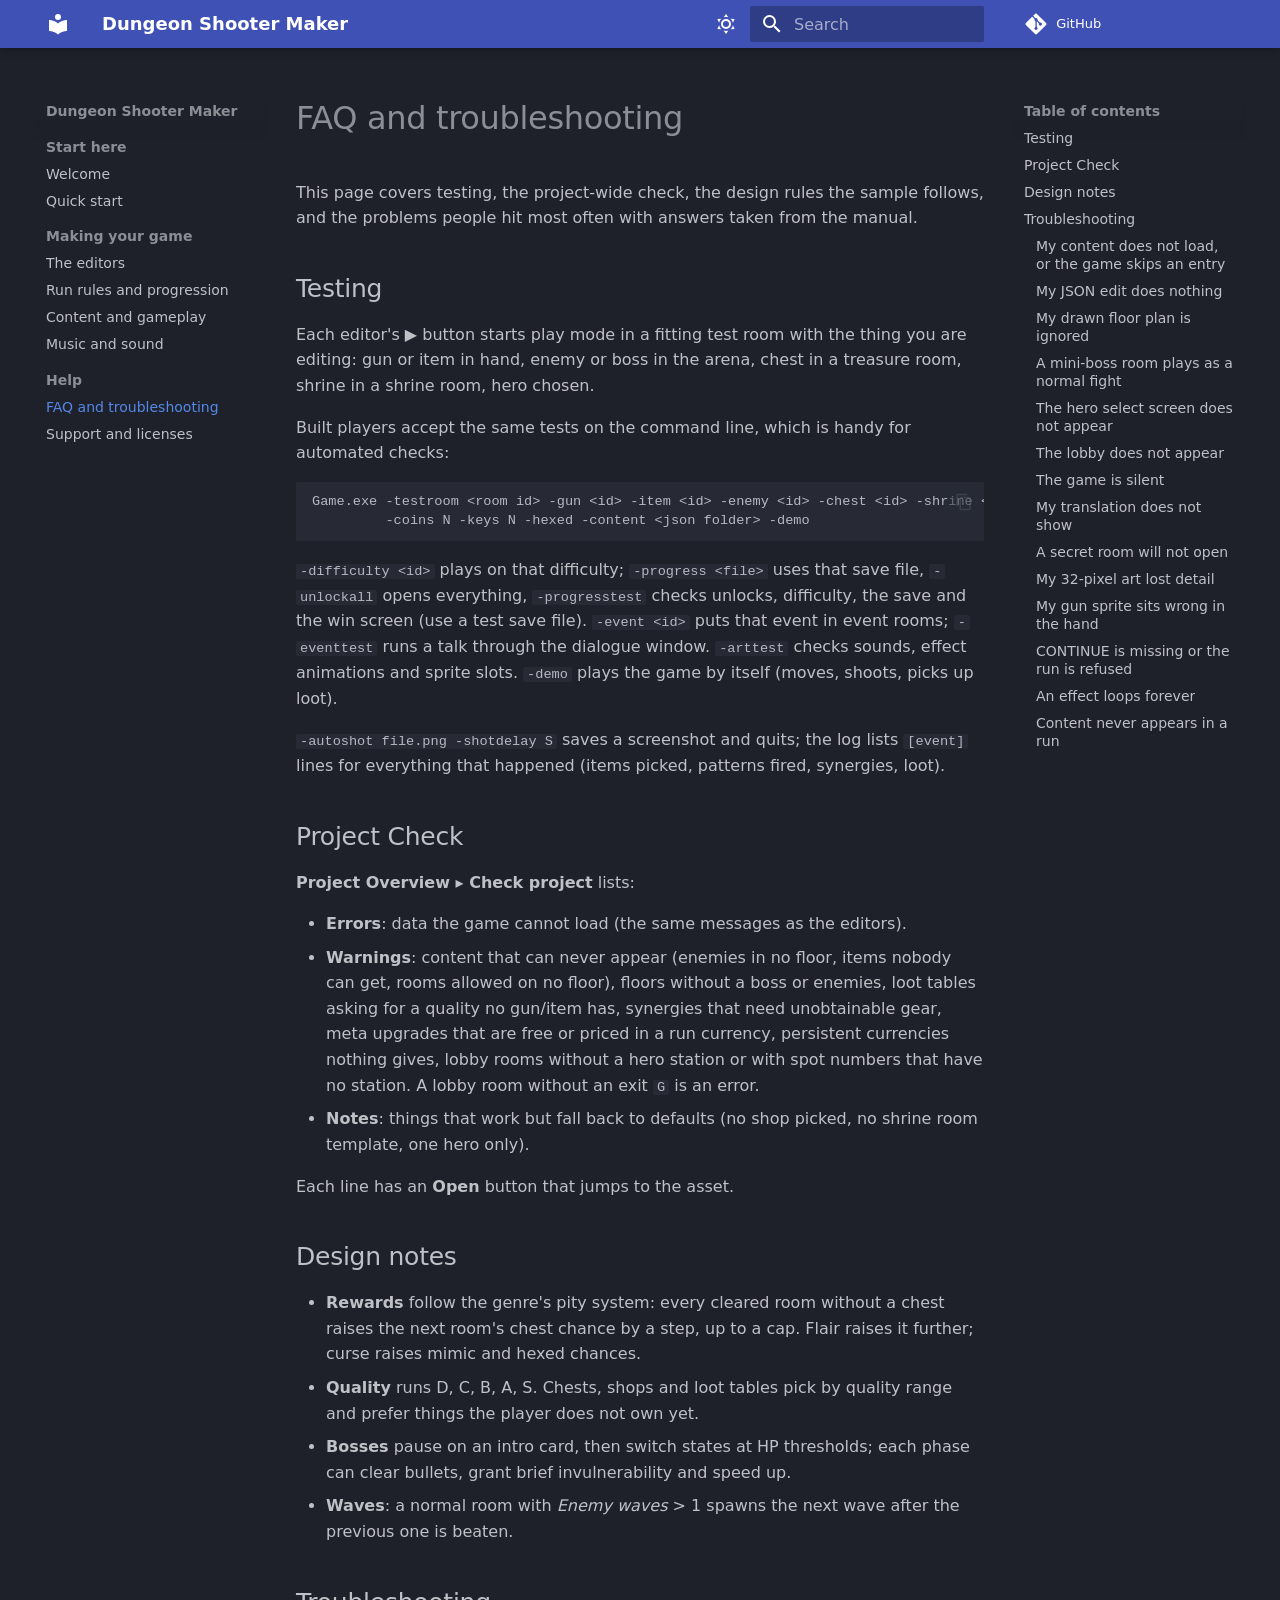
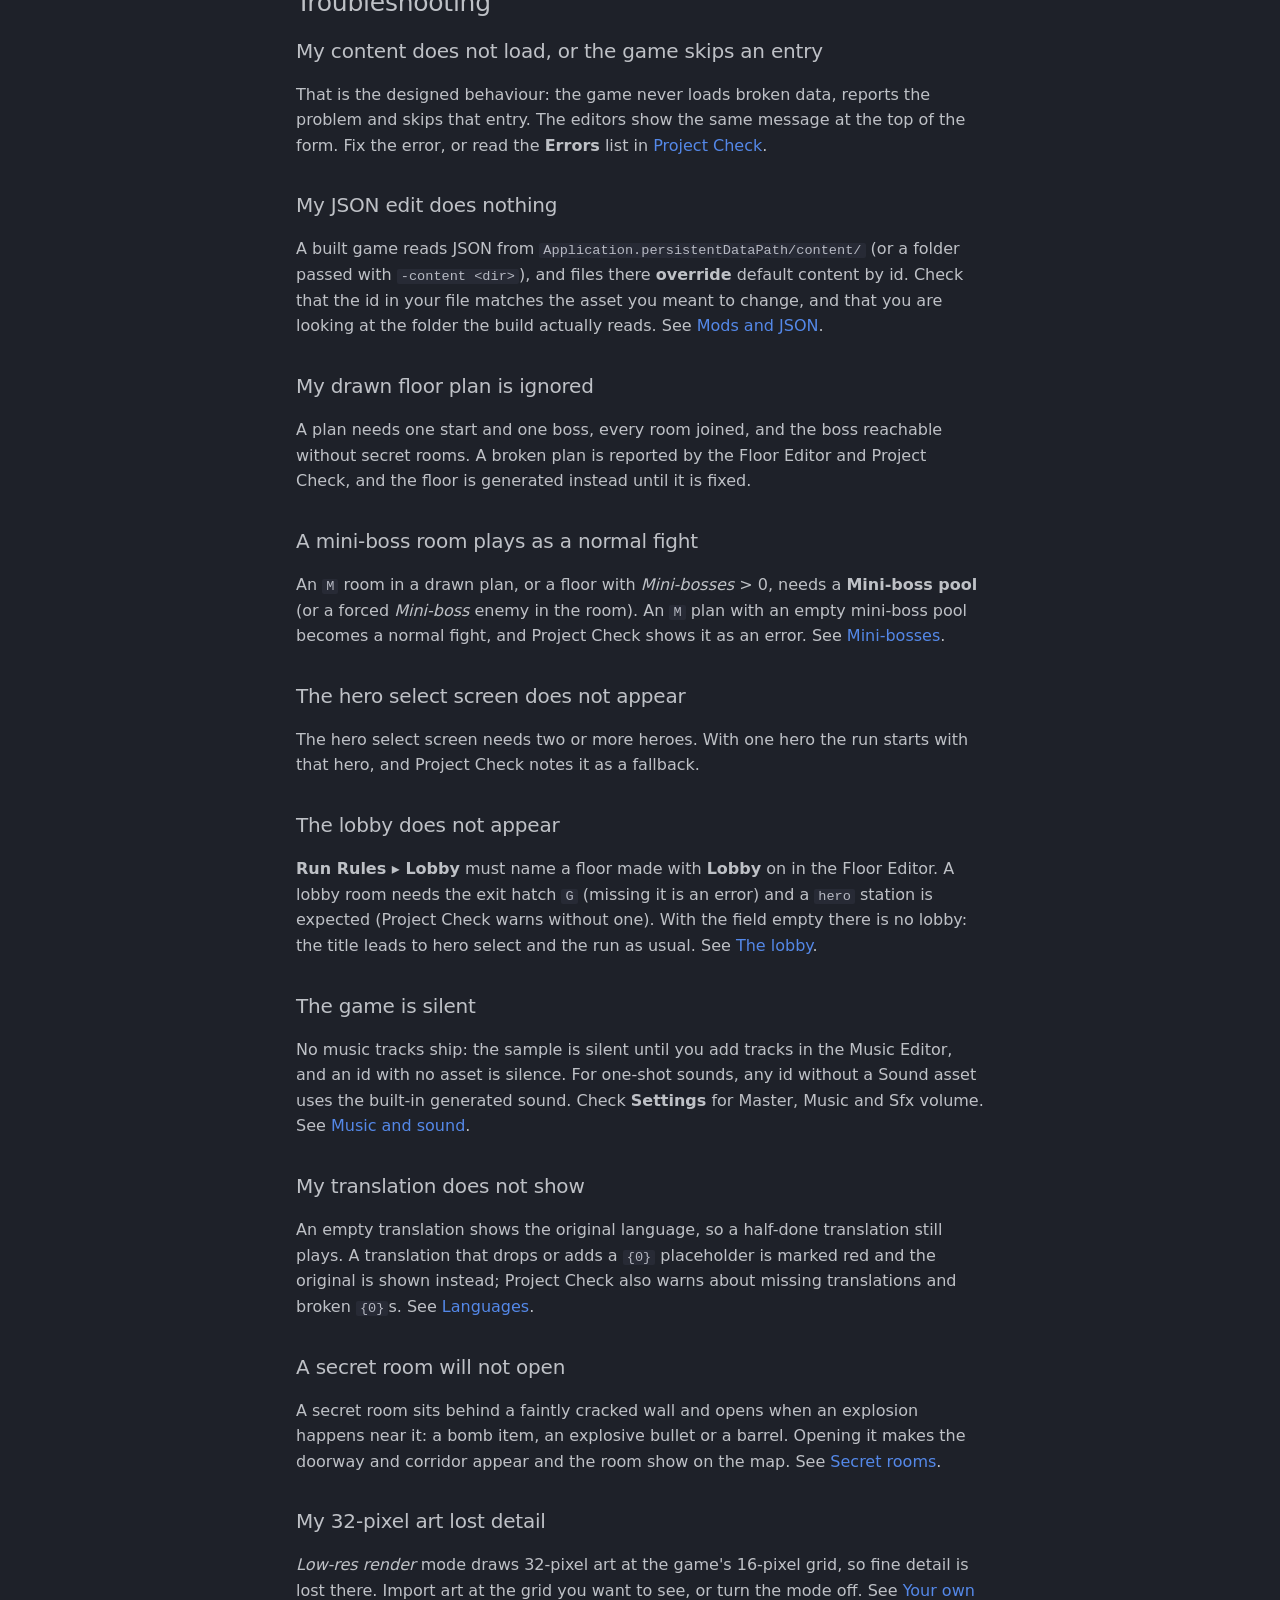
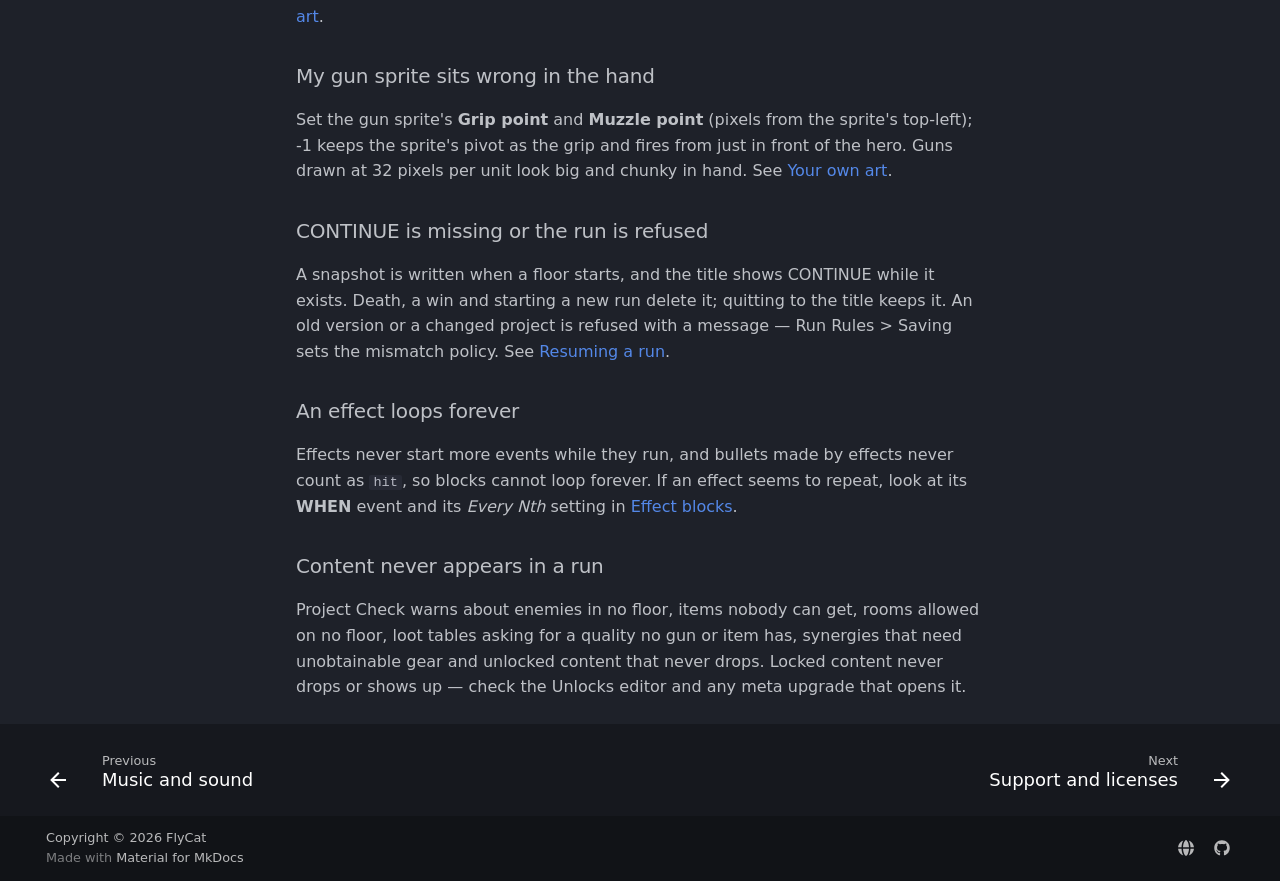
<file: faq/index.html>
<!doctype html>
<html lang="en" class="no-js">
  <head>
    
      <meta charset="utf-8">
      <meta name="viewport" content="width=device-width,initial-scale=1">
      
        <meta name="description" content="English manual for the Unity toolkit that makes top-down, room-by-room dungeon shooters from data.">
      
      
      
        <link rel="canonical" href="https://hyunter777.github.io/dungeon-shooter-maker-docs/faq/">
      
      
        <link rel="prev" href="../music-sfx/">
      
      
        <link rel="next" href="../support/">
      
      
        
      
      
      <link rel="icon" href="../assets/images/favicon.png">
      <meta name="generator" content="mkdocs-1.6.1, mkdocs-material-9.8.0">
    
    
      
        <title>FAQ and troubleshooting - Dungeon Shooter Maker</title>
      
    
    
      <link rel="stylesheet" href="../assets/stylesheets/main.57a0d79d.min.css">
      
        
        <link rel="stylesheet" href="../assets/stylesheets/palette.fb2fffe2.min.css">
      
      


    
    
      
    
    
      
    
    
      <link rel="stylesheet" href="../assets/styles.css">
    
    <script>__md_scope=new URL("..",location),__md_hash=e=>[...e].reduce(((e,_)=>(e<<5)-e+_.charCodeAt(0)),0),__md_get=(e,_=localStorage,t=__md_scope)=>JSON.parse(_.getItem(t.pathname+"."+e)),__md_set=(e,_,t=localStorage,a=__md_scope)=>{try{t.setItem(a.pathname+"."+e,JSON.stringify(_))}catch(e){}}</script>
    
      

    
    
  </head>
  
  
    
    
      
    
    
    
    
    <body dir="ltr" data-md-color-scheme="slate" data-md-color-primary="indigo" data-md-color-accent="light-blue">
  
    
    <input class="md-toggle" data-md-toggle="drawer" type="checkbox" id="__drawer" autocomplete="off">
    <input class="md-toggle" data-md-toggle="search" type="checkbox" id="__search" autocomplete="off">
    <label class="md-overlay" for="__drawer"></label>
    <div data-md-component="skip">
      
        
        <a href="#faq-and-troubleshooting" class="md-skip">
          Skip to content
        </a>
      
    </div>
    <div data-md-component="announce">
      
    </div>
    
    
      

  

<header class="md-header md-header--shadow" data-md-component="header">
  <nav class="md-header__inner md-grid" aria-label="Header">
    <a href=".." title="Dungeon Shooter Maker" class="md-header__button md-logo" aria-label="Dungeon Shooter Maker" data-md-component="logo">
      
  
  <svg xmlns="http://www.w3.org/2000/svg" viewBox="0 0 24 24"><path d="M12 8a3 3 0 0 0 3-3 3 3 0 0 0-3-3 3 3 0 0 0-3 3 3 3 0 0 0 3 3m0 3.54C9.64 9.35 6.5 8 3 8v11c3.5 0 6.64 1.35 9 3.54 2.36-2.19 5.5-3.54 9-3.54V8c-3.5 0-6.64 1.35-9 3.54"/></svg>

    </a>
    <label class="md-header__button md-icon" for="__drawer">
      
      <svg xmlns="http://www.w3.org/2000/svg" viewBox="0 0 24 24"><path d="M3 6h18v2H3zm0 5h18v2H3zm0 5h18v2H3z"/></svg>
    </label>
    <div class="md-header__title" data-md-component="header-title">
      <div class="md-header__ellipsis">
        <div class="md-header__topic">
          <span class="md-ellipsis">
            Dungeon Shooter Maker
          </span>
        </div>
        <div class="md-header__topic" data-md-component="header-topic">
          <span class="md-ellipsis">
            
              FAQ and troubleshooting
            
          </span>
        </div>
      </div>
    </div>
    
      
        <form class="md-header__option" data-md-component="palette">
  
    
    
    
    <input class="md-option" data-md-color-media="" data-md-color-scheme="slate" data-md-color-primary="indigo" data-md-color-accent="light-blue"  aria-label="Switch to light mode"  type="radio" name="__palette" id="__palette_0">
    
      <label class="md-header__button md-icon" title="Switch to light mode" for="__palette_1" hidden>
        <svg xmlns="http://www.w3.org/2000/svg" viewBox="0 0 24 24"><path d="M12 7a5 5 0 0 1 5 5 5 5 0 0 1-5 5 5 5 0 0 1-5-5 5 5 0 0 1 5-5m0 2a3 3 0 0 0-3 3 3 3 0 0 0 3 3 3 3 0 0 0 3-3 3 3 0 0 0-3-3m0-7 2.39 3.42C13.65 5.15 12.84 5 12 5s-1.65.15-2.39.42zM3.34 7l4.16-.35A7.2 7.2 0 0 0 5.94 8.5c-.44.74-.69 1.5-.83 2.29zm.02 10 1.76-3.77a7.131 7.131 0 0 0 2.38 4.14zM20.65 7l-1.77 3.79a7.02 7.02 0 0 0-2.38-4.15zm-.01 10-4.14.36c.59-.51 1.12-1.14 1.54-1.86.42-.73.69-1.5.83-2.29zM12 22l-2.41-3.44c.74.27 1.55.44 2.41.44.82 0 1.63-.17 2.37-.44z"/></svg>
      </label>
    
  
    
    
    
    <input class="md-option" data-md-color-media="" data-md-color-scheme="default" data-md-color-primary="indigo" data-md-color-accent="light-blue"  aria-label="Switch to dark mode"  type="radio" name="__palette" id="__palette_1">
    
      <label class="md-header__button md-icon" title="Switch to dark mode" for="__palette_0" hidden>
        <svg xmlns="http://www.w3.org/2000/svg" viewBox="0 0 24 24"><path d="m17.75 4.09-2.53 1.94.91 3.06-2.63-1.81-2.63 1.81.91-3.06-2.53-1.94L12.44 4l1.06-3 1.06 3zm3.5 6.91-1.64 1.25.59 1.98-1.7-1.17-1.7 1.17.59-1.98L15.75 11l2.06-.05L18.5 9l.69 1.95zm-2.28 4.95c.83-.08 1.72 1.1 1.19 1.85-.32.45-.66.87-1.08 1.27C15.17 23 8.84 23 4.94 19.07c-3.91-3.9-3.91-10.24 0-14.14.4-.4.82-.76 1.27-1.08.75-.53 1.93.36 1.85 1.19-.27 2.86.69 5.83 2.89 8.02a9.96 9.96 0 0 0 8.02 2.89m-1.64 2.02a12.08 12.08 0 0 1-7.8-3.47c-2.17-2.19-3.33-5-3.49-7.82-2.81 3.14-2.7 7.96.31 10.98 3.02 3.01 7.84 3.12 10.98.31"/></svg>
      </label>
    
  
</form>
      
    
    
      <script>var palette=__md_get("__palette");if(palette&&palette.color){if("(prefers-color-scheme)"===palette.color.media){var media=matchMedia("(prefers-color-scheme: light)"),input=document.querySelector(media.matches?"[data-md-color-media='(prefers-color-scheme: light)']":"[data-md-color-media='(prefers-color-scheme: dark)']");palette.color.media=input.getAttribute("data-md-color-media"),palette.color.scheme=input.getAttribute("data-md-color-scheme"),palette.color.primary=input.getAttribute("data-md-color-primary"),palette.color.accent=input.getAttribute("data-md-color-accent")}for(var[key,value]of Object.entries(palette.color))document.body.setAttribute("data-md-color-"+key,value)}</script>
    
    
    
      
      
        <label class="md-header__button md-icon" for="__search">
          
          <svg xmlns="http://www.w3.org/2000/svg" viewBox="0 0 24 24"><path d="M9.5 3A6.5 6.5 0 0 1 16 9.5c0 1.61-.59 3.09-1.56 4.23l.27.27h.79l5 5-1.5 1.5-5-5v-.79l-.27-.27A6.52 6.52 0 0 1 9.5 16 6.5 6.5 0 0 1 3 9.5 6.5 6.5 0 0 1 9.5 3m0 2C7 5 5 7 5 9.5S7 14 9.5 14 14 12 14 9.5 12 5 9.5 5"/></svg>
        </label>
        <div class="md-search" data-md-component="search" role="dialog">
  <label class="md-search__overlay" for="__search"></label>
  <div class="md-search__inner" role="search">
    <form class="md-search__form" name="search">
      <input type="text" class="md-search__input" name="query" aria-label="Search" placeholder="Search" autocapitalize="off" autocorrect="off" autocomplete="off" spellcheck="false" data-md-component="search-query" required>
      <label class="md-search__icon md-icon" for="__search">
        
        <svg xmlns="http://www.w3.org/2000/svg" viewBox="0 0 24 24"><path d="M9.5 3A6.5 6.5 0 0 1 16 9.5c0 1.61-.59 3.09-1.56 4.23l.27.27h.79l5 5-1.5 1.5-5-5v-.79l-.27-.27A6.52 6.52 0 0 1 9.5 16 6.5 6.5 0 0 1 3 9.5 6.5 6.5 0 0 1 9.5 3m0 2C7 5 5 7 5 9.5S7 14 9.5 14 14 12 14 9.5 12 5 9.5 5"/></svg>
        
        <svg xmlns="http://www.w3.org/2000/svg" viewBox="0 0 24 24"><path d="M20 11v2H8l5.5 5.5-1.42 1.42L4.16 12l7.92-7.92L13.5 5.5 8 11z"/></svg>
      </label>
      <nav class="md-search__options" aria-label="Search">
        
        <button type="reset" class="md-search__icon md-icon" title="Clear" aria-label="Clear" tabindex="-1">
          
          <svg xmlns="http://www.w3.org/2000/svg" viewBox="0 0 24 24"><path d="M19 6.41 17.59 5 12 10.59 6.41 5 5 6.41 10.59 12 5 17.59 6.41 19 12 13.41 17.59 19 19 17.59 13.41 12z"/></svg>
        </button>
      </nav>
      
        <div class="md-search__suggest" data-md-component="search-suggest"></div>
      
    </form>
    <div class="md-search__output">
      <div class="md-search__scrollwrap" tabindex="0" data-md-scrollfix>
        <div class="md-search-result" data-md-component="search-result">
          <div class="md-search-result__meta">
            Initializing search
          </div>
          <ol class="md-search-result__list" role="presentation"></ol>
        </div>
      </div>
    </div>
  </div>
</div>
      
    
    
      <div class="md-header__source">
        <a href="https://github.com/hyunter777/dungeon-shooter-maker-docs" title="Go to repository" class="md-source" data-md-component="source">
  <div class="md-source__icon md-icon">
    
    <svg xmlns="http://www.w3.org/2000/svg" viewBox="0 0 448 512"><!--! Font Awesome Free 7.1.0 by @fontawesome - https://fontawesome.com License - https://fontawesome.com/license/free (Icons: CC BY 4.0, Fonts: SIL OFL 1.1, Code: MIT License) Copyright 2025 Fonticons, Inc.--><path d="M439.6 236.1 244 40.5c-5.4-5.5-12.8-8.5-20.4-8.5s-15 3-20.4 8.4L162.5 81l51.5 51.5c27.1-9.1 52.7 16.8 43.4 43.7l49.7 49.7c34.2-11.8 61.2 31 35.5 56.7-26.5 26.5-70.2-2.9-56-37.3L240.3 199v121.9c25.3 12.5 22.3 41.8 9.1 55-6.4 6.4-15.2 10.1-24.3 10.1s-17.8-3.6-24.3-10.1c-17.6-17.6-11.1-46.9 11.2-56v-123c-20.8-8.5-24.6-30.7-18.6-45L142.6 101 8.5 235.1C3 240.6 0 247.9 0 255.5s3 15 8.5 20.4l195.6 195.7c5.4 5.4 12.7 8.4 20.4 8.4s15-3 20.4-8.4l194.7-194.7c5.4-5.4 8.4-12.8 8.4-20.4s-3-15-8.4-20.4"/></svg>
  </div>
  <div class="md-source__repository">
    GitHub
  </div>
</a>
      </div>
    
  </nav>
  
</header>
    
    <div class="md-container" data-md-component="container">
      
      
        
          
        
      
      <main class="md-main" data-md-component="main">
        <div class="md-main__inner md-grid">
          
            
              
              <div class="md-sidebar md-sidebar--primary" data-md-component="sidebar" data-md-type="navigation" >
                <div class="md-sidebar__scrollwrap">
                  <div class="md-sidebar__inner">
                    



<nav class="md-nav md-nav--primary" aria-label="Navigation" data-md-level="0">
  <label class="md-nav__title" for="__drawer">
    <a href=".." title="Dungeon Shooter Maker" class="md-nav__button md-logo" aria-label="Dungeon Shooter Maker" data-md-component="logo">
      
  
  <svg xmlns="http://www.w3.org/2000/svg" viewBox="0 0 24 24"><path d="M12 8a3 3 0 0 0 3-3 3 3 0 0 0-3-3 3 3 0 0 0-3 3 3 3 0 0 0 3 3m0 3.54C9.64 9.35 6.5 8 3 8v11c3.5 0 6.64 1.35 9 3.54 2.36-2.19 5.5-3.54 9-3.54V8c-3.5 0-6.64 1.35-9 3.54"/></svg>

    </a>
    Dungeon Shooter Maker
  </label>
  
    <div class="md-nav__source">
      <a href="https://github.com/hyunter777/dungeon-shooter-maker-docs" title="Go to repository" class="md-source" data-md-component="source">
  <div class="md-source__icon md-icon">
    
    <svg xmlns="http://www.w3.org/2000/svg" viewBox="0 0 448 512"><!--! Font Awesome Free 7.1.0 by @fontawesome - https://fontawesome.com License - https://fontawesome.com/license/free (Icons: CC BY 4.0, Fonts: SIL OFL 1.1, Code: MIT License) Copyright 2025 Fonticons, Inc.--><path d="M439.6 236.1 244 40.5c-5.4-5.5-12.8-8.5-20.4-8.5s-15 3-20.4 8.4L162.5 81l51.5 51.5c27.1-9.1 52.7 16.8 43.4 43.7l49.7 49.7c34.2-11.8 61.2 31 35.5 56.7-26.5 26.5-70.2-2.9-56-37.3L240.3 199v121.9c25.3 12.5 22.3 41.8 9.1 55-6.4 6.4-15.2 10.1-24.3 10.1s-17.8-3.6-24.3-10.1c-17.6-17.6-11.1-46.9 11.2-56v-123c-20.8-8.5-24.6-30.7-18.6-45L142.6 101 8.5 235.1C3 240.6 0 247.9 0 255.5s3 15 8.5 20.4l195.6 195.7c5.4 5.4 12.7 8.4 20.4 8.4s15-3 20.4-8.4l194.7-194.7c5.4-5.4 8.4-12.8 8.4-20.4s-3-15-8.4-20.4"/></svg>
  </div>
  <div class="md-source__repository">
    GitHub
  </div>
</a>
    </div>
  
  <ul class="md-nav__list" data-md-scrollfix>
    
      
      
  
  
  
  
    
    
    
    
      
        
        
      
    
    
    <li class="md-nav__item md-nav__item--section md-nav__item--nested">
      
        
        
        <input class="md-nav__toggle md-toggle " type="checkbox" id="__nav_1" >
        
          
          <label class="md-nav__link" for="__nav_1" id="__nav_1_label" tabindex="">
            
  
  
  <span class="md-ellipsis">
    
  
    Start here
  

    
  </span>
  
  

            <span class="md-nav__icon md-icon"></span>
          </label>
        
        <nav class="md-nav" data-md-level="1" aria-labelledby="__nav_1_label" aria-expanded="false">
          <label class="md-nav__title" for="__nav_1">
            <span class="md-nav__icon md-icon"></span>
            
  
    Start here
  

          </label>
          <ul class="md-nav__list" data-md-scrollfix>
            
              
                
  
  
  
  
    <li class="md-nav__item">
      <a href=".." class="md-nav__link">
        
  
  
  <span class="md-ellipsis">
    
  
    Welcome
  

    
  </span>
  
  

      </a>
    </li>
  

              
            
              
                
  
  
  
  
    <li class="md-nav__item">
      <a href="../quick-start/" class="md-nav__link">
        
  
  
  <span class="md-ellipsis">
    
  
    Quick start
  

    
  </span>
  
  

      </a>
    </li>
  

              
            
          </ul>
        </nav>
      
    </li>
  

    
      
      
  
  
  
  
    
    
    
    
      
        
        
      
    
    
    <li class="md-nav__item md-nav__item--section md-nav__item--nested">
      
        
        
        <input class="md-nav__toggle md-toggle " type="checkbox" id="__nav_2" >
        
          
          <label class="md-nav__link" for="__nav_2" id="__nav_2_label" tabindex="">
            
  
  
  <span class="md-ellipsis">
    
  
    Making your game
  

    
  </span>
  
  

            <span class="md-nav__icon md-icon"></span>
          </label>
        
        <nav class="md-nav" data-md-level="1" aria-labelledby="__nav_2_label" aria-expanded="false">
          <label class="md-nav__title" for="__nav_2">
            <span class="md-nav__icon md-icon"></span>
            
  
    Making your game
  

          </label>
          <ul class="md-nav__list" data-md-scrollfix>
            
              
                
  
  
  
  
    <li class="md-nav__item">
      <a href="../editors/" class="md-nav__link">
        
  
  
  <span class="md-ellipsis">
    
  
    The editors
  

    
  </span>
  
  

      </a>
    </li>
  

              
            
              
                
  
  
  
  
    <li class="md-nav__item">
      <a href="../run-rules/" class="md-nav__link">
        
  
  
  <span class="md-ellipsis">
    
  
    Run rules and progression
  

    
  </span>
  
  

      </a>
    </li>
  

              
            
              
                
  
  
  
  
    <li class="md-nav__item">
      <a href="../content/" class="md-nav__link">
        
  
  
  <span class="md-ellipsis">
    
  
    Content and gameplay
  

    
  </span>
  
  

      </a>
    </li>
  

              
            
              
                
  
  
  
  
    <li class="md-nav__item">
      <a href="../music-sfx/" class="md-nav__link">
        
  
  
  <span class="md-ellipsis">
    
  
    Music and sound
  

    
  </span>
  
  

      </a>
    </li>
  

              
            
          </ul>
        </nav>
      
    </li>
  

    
      
      
  
  
    
  
  
  
    
    
    
    
      
        
        
      
    
    
    <li class="md-nav__item md-nav__item--active md-nav__item--section md-nav__item--nested">
      
        
        
        <input class="md-nav__toggle md-toggle " type="checkbox" id="__nav_3" checked>
        
          
          <label class="md-nav__link" for="__nav_3" id="__nav_3_label" tabindex="">
            
  
  
  <span class="md-ellipsis">
    
  
    Help
  

    
  </span>
  
  

            <span class="md-nav__icon md-icon"></span>
          </label>
        
        <nav class="md-nav" data-md-level="1" aria-labelledby="__nav_3_label" aria-expanded="true">
          <label class="md-nav__title" for="__nav_3">
            <span class="md-nav__icon md-icon"></span>
            
  
    Help
  

          </label>
          <ul class="md-nav__list" data-md-scrollfix>
            
              
                
  
  
    
  
  
  
    <li class="md-nav__item md-nav__item--active">
      
      <input class="md-nav__toggle md-toggle" type="checkbox" id="__toc">
      
      
        
      
      
        <label class="md-nav__link md-nav__link--active" for="__toc">
          
  
  
  <span class="md-ellipsis">
    
  
    FAQ and troubleshooting
  

    
  </span>
  
  

          <span class="md-nav__icon md-icon"></span>
        </label>
      
      <a href="./" class="md-nav__link md-nav__link--active">
        
  
  
  <span class="md-ellipsis">
    
  
    FAQ and troubleshooting
  

    
  </span>
  
  

      </a>
      
        

<nav class="md-nav md-nav--secondary" aria-label="Table of contents">
  
  
  
    
  
  
    <label class="md-nav__title" for="__toc">
      <span class="md-nav__icon md-icon"></span>
      Table of contents
    </label>
    <ul class="md-nav__list" data-md-component="toc" data-md-scrollfix>
      
        <li class="md-nav__item">
  <a href="#testing" class="md-nav__link">
    <span class="md-ellipsis">
      
        Testing
      
    </span>
  </a>
  
</li>
      
        <li class="md-nav__item">
  <a href="#project-check" class="md-nav__link">
    <span class="md-ellipsis">
      
        Project Check
      
    </span>
  </a>
  
</li>
      
        <li class="md-nav__item">
  <a href="#design-notes" class="md-nav__link">
    <span class="md-ellipsis">
      
        Design notes
      
    </span>
  </a>
  
</li>
      
        <li class="md-nav__item">
  <a href="#troubleshooting" class="md-nav__link">
    <span class="md-ellipsis">
      
        Troubleshooting
      
    </span>
  </a>
  
    <nav class="md-nav" aria-label="Troubleshooting">
      <ul class="md-nav__list">
        
          <li class="md-nav__item">
  <a href="#my-content-does-not-load-or-the-game-skips-an-entry" class="md-nav__link">
    <span class="md-ellipsis">
      
        My content does not load, or the game skips an entry
      
    </span>
  </a>
  
</li>
        
          <li class="md-nav__item">
  <a href="#my-json-edit-does-nothing" class="md-nav__link">
    <span class="md-ellipsis">
      
        My JSON edit does nothing
      
    </span>
  </a>
  
</li>
        
          <li class="md-nav__item">
  <a href="#my-drawn-floor-plan-is-ignored" class="md-nav__link">
    <span class="md-ellipsis">
      
        My drawn floor plan is ignored
      
    </span>
  </a>
  
</li>
        
          <li class="md-nav__item">
  <a href="#a-mini-boss-room-plays-as-a-normal-fight" class="md-nav__link">
    <span class="md-ellipsis">
      
        A mini-boss room plays as a normal fight
      
    </span>
  </a>
  
</li>
        
          <li class="md-nav__item">
  <a href="#the-hero-select-screen-does-not-appear" class="md-nav__link">
    <span class="md-ellipsis">
      
        The hero select screen does not appear
      
    </span>
  </a>
  
</li>
        
          <li class="md-nav__item">
  <a href="#the-lobby-does-not-appear" class="md-nav__link">
    <span class="md-ellipsis">
      
        The lobby does not appear
      
    </span>
  </a>
  
</li>
        
          <li class="md-nav__item">
  <a href="#the-game-is-silent" class="md-nav__link">
    <span class="md-ellipsis">
      
        The game is silent
      
    </span>
  </a>
  
</li>
        
          <li class="md-nav__item">
  <a href="#my-translation-does-not-show" class="md-nav__link">
    <span class="md-ellipsis">
      
        My translation does not show
      
    </span>
  </a>
  
</li>
        
          <li class="md-nav__item">
  <a href="#a-secret-room-will-not-open" class="md-nav__link">
    <span class="md-ellipsis">
      
        A secret room will not open
      
    </span>
  </a>
  
</li>
        
          <li class="md-nav__item">
  <a href="#my-32-pixel-art-lost-detail" class="md-nav__link">
    <span class="md-ellipsis">
      
        My 32-pixel art lost detail
      
    </span>
  </a>
  
</li>
        
          <li class="md-nav__item">
  <a href="#my-gun-sprite-sits-wrong-in-the-hand" class="md-nav__link">
    <span class="md-ellipsis">
      
        My gun sprite sits wrong in the hand
      
    </span>
  </a>
  
</li>
        
          <li class="md-nav__item">
  <a href="#continue-is-missing-or-the-run-is-refused" class="md-nav__link">
    <span class="md-ellipsis">
      
        CONTINUE is missing or the run is refused
      
    </span>
  </a>
  
</li>
        
          <li class="md-nav__item">
  <a href="#an-effect-loops-forever" class="md-nav__link">
    <span class="md-ellipsis">
      
        An effect loops forever
      
    </span>
  </a>
  
</li>
        
          <li class="md-nav__item">
  <a href="#content-never-appears-in-a-run" class="md-nav__link">
    <span class="md-ellipsis">
      
        Content never appears in a run
      
    </span>
  </a>
  
</li>
        
      </ul>
    </nav>
  
</li>
      
    </ul>
  
</nav>
      
    </li>
  

              
            
              
                
  
  
  
  
    <li class="md-nav__item">
      <a href="../support/" class="md-nav__link">
        
  
  
  <span class="md-ellipsis">
    
  
    Support and licenses
  

    
  </span>
  
  

      </a>
    </li>
  

              
            
          </ul>
        </nav>
      
    </li>
  

    
  </ul>
</nav>
                  </div>
                </div>
              </div>
            
            
              
              <div class="md-sidebar md-sidebar--secondary" data-md-component="sidebar" data-md-type="toc" >
                <div class="md-sidebar__scrollwrap">
                  <div class="md-sidebar__inner">
                    

<nav class="md-nav md-nav--secondary" aria-label="Table of contents">
  
  
  
    
  
  
    <label class="md-nav__title" for="__toc">
      <span class="md-nav__icon md-icon"></span>
      Table of contents
    </label>
    <ul class="md-nav__list" data-md-component="toc" data-md-scrollfix>
      
        <li class="md-nav__item">
  <a href="#testing" class="md-nav__link">
    <span class="md-ellipsis">
      
        Testing
      
    </span>
  </a>
  
</li>
      
        <li class="md-nav__item">
  <a href="#project-check" class="md-nav__link">
    <span class="md-ellipsis">
      
        Project Check
      
    </span>
  </a>
  
</li>
      
        <li class="md-nav__item">
  <a href="#design-notes" class="md-nav__link">
    <span class="md-ellipsis">
      
        Design notes
      
    </span>
  </a>
  
</li>
      
        <li class="md-nav__item">
  <a href="#troubleshooting" class="md-nav__link">
    <span class="md-ellipsis">
      
        Troubleshooting
      
    </span>
  </a>
  
    <nav class="md-nav" aria-label="Troubleshooting">
      <ul class="md-nav__list">
        
          <li class="md-nav__item">
  <a href="#my-content-does-not-load-or-the-game-skips-an-entry" class="md-nav__link">
    <span class="md-ellipsis">
      
        My content does not load, or the game skips an entry
      
    </span>
  </a>
  
</li>
        
          <li class="md-nav__item">
  <a href="#my-json-edit-does-nothing" class="md-nav__link">
    <span class="md-ellipsis">
      
        My JSON edit does nothing
      
    </span>
  </a>
  
</li>
        
          <li class="md-nav__item">
  <a href="#my-drawn-floor-plan-is-ignored" class="md-nav__link">
    <span class="md-ellipsis">
      
        My drawn floor plan is ignored
      
    </span>
  </a>
  
</li>
        
          <li class="md-nav__item">
  <a href="#a-mini-boss-room-plays-as-a-normal-fight" class="md-nav__link">
    <span class="md-ellipsis">
      
        A mini-boss room plays as a normal fight
      
    </span>
  </a>
  
</li>
        
          <li class="md-nav__item">
  <a href="#the-hero-select-screen-does-not-appear" class="md-nav__link">
    <span class="md-ellipsis">
      
        The hero select screen does not appear
      
    </span>
  </a>
  
</li>
        
          <li class="md-nav__item">
  <a href="#the-lobby-does-not-appear" class="md-nav__link">
    <span class="md-ellipsis">
      
        The lobby does not appear
      
    </span>
  </a>
  
</li>
        
          <li class="md-nav__item">
  <a href="#the-game-is-silent" class="md-nav__link">
    <span class="md-ellipsis">
      
        The game is silent
      
    </span>
  </a>
  
</li>
        
          <li class="md-nav__item">
  <a href="#my-translation-does-not-show" class="md-nav__link">
    <span class="md-ellipsis">
      
        My translation does not show
      
    </span>
  </a>
  
</li>
        
          <li class="md-nav__item">
  <a href="#a-secret-room-will-not-open" class="md-nav__link">
    <span class="md-ellipsis">
      
        A secret room will not open
      
    </span>
  </a>
  
</li>
        
          <li class="md-nav__item">
  <a href="#my-32-pixel-art-lost-detail" class="md-nav__link">
    <span class="md-ellipsis">
      
        My 32-pixel art lost detail
      
    </span>
  </a>
  
</li>
        
          <li class="md-nav__item">
  <a href="#my-gun-sprite-sits-wrong-in-the-hand" class="md-nav__link">
    <span class="md-ellipsis">
      
        My gun sprite sits wrong in the hand
      
    </span>
  </a>
  
</li>
        
          <li class="md-nav__item">
  <a href="#continue-is-missing-or-the-run-is-refused" class="md-nav__link">
    <span class="md-ellipsis">
      
        CONTINUE is missing or the run is refused
      
    </span>
  </a>
  
</li>
        
          <li class="md-nav__item">
  <a href="#an-effect-loops-forever" class="md-nav__link">
    <span class="md-ellipsis">
      
        An effect loops forever
      
    </span>
  </a>
  
</li>
        
          <li class="md-nav__item">
  <a href="#content-never-appears-in-a-run" class="md-nav__link">
    <span class="md-ellipsis">
      
        Content never appears in a run
      
    </span>
  </a>
  
</li>
        
      </ul>
    </nav>
  
</li>
      
    </ul>
  
</nav>
                  </div>
                </div>
              </div>
            
          
          
            <div class="md-content" data-md-component="content">
              
              <article class="md-content__inner md-typeset">
                
                  



<h1 id="faq-and-troubleshooting">FAQ and troubleshooting<a class="headerlink" href="#faq-and-troubleshooting" title="Permanent link">&para;</a></h1>
<p>This page covers testing, the project-wide check, the design rules the sample follows, and the problems people hit
most often with answers taken from the manual.</p>
<h2 id="testing">Testing<a class="headerlink" href="#testing" title="Permanent link">&para;</a></h2>
<p>Each editor's <strong>▶</strong> button starts play mode in a fitting test room with the thing you are editing: gun or item in
hand, enemy or boss in the arena, chest in a treasure room, shrine in a shrine room, hero chosen.</p>
<p>Built players accept the same tests on the command line, which is handy for automated checks:</p>
<div class="highlight"><pre><span></span><code>Game.exe -testroom &lt;room id&gt; -gun &lt;id&gt; -item &lt;id&gt; -enemy &lt;id&gt; -chest &lt;id&gt; -shrine &lt;id&gt; -character &lt;id&gt;
         -coins N -keys N -hexed -content &lt;json folder&gt; -demo
</code></pre></div>
<p><code>-difficulty &lt;id&gt;</code> plays on that difficulty; <code>-progress &lt;file&gt;</code> uses that save file, <code>-unlockall</code> opens everything,
<code>-progresstest</code> checks unlocks, difficulty, the save and the win screen (use a test save file). <code>-event &lt;id&gt;</code> puts
that event in event rooms; <code>-eventtest</code> runs a talk through the dialogue window. <code>-arttest</code> checks sounds, effect
animations and sprite slots. <code>-demo</code> plays the game by itself (moves, shoots, picks up loot).</p>
<p><code>-autoshot file.png -shotdelay S</code> saves a screenshot and quits; the log lists <code>[event]</code> lines for everything that
happened (items picked, patterns fired, synergies, loot).</p>
<h2 id="project-check">Project Check<a class="headerlink" href="#project-check" title="Permanent link">&para;</a></h2>
<!-- TODO(screenshot): Project Check with errors, warnings and notes, saved as assets/images/project-check.png -->

<p><strong>Project Overview ▸ Check project</strong> lists:</p>
<ul>
<li><strong>Errors</strong>: data the game cannot load (the same messages as the editors).</li>
<li><strong>Warnings</strong>: content that can never appear (enemies in no floor, items nobody can get, rooms allowed on no
  floor), floors without a boss or enemies, loot tables asking for a quality no gun/item has, synergies that need
  unobtainable gear, meta upgrades that are free or priced in a run currency, persistent currencies nothing gives,
  lobby rooms without a hero station or with spot numbers that have no station. A lobby room without an exit <code>G</code> is
  an error.</li>
<li><strong>Notes</strong>: things that work but fall back to defaults (no shop picked, no shrine room template, one hero only).</li>
</ul>
<p>Each line has an <strong>Open</strong> button that jumps to the asset.</p>
<h2 id="design-notes">Design notes<a class="headerlink" href="#design-notes" title="Permanent link">&para;</a></h2>
<ul>
<li><strong>Rewards</strong> follow the genre's pity system: every cleared room without a chest raises the next room's chest chance
  by a step, up to a cap. Flair raises it further; curse raises mimic and hexed chances.</li>
<li><strong>Quality</strong> runs D, C, B, A, S. Chests, shops and loot tables pick by quality range and prefer things the player
  does not own yet.</li>
<li><strong>Bosses</strong> pause on an intro card, then switch states at HP thresholds; each phase can clear bullets, grant brief
  invulnerability and speed up.</li>
<li><strong>Waves</strong>: a normal room with <em>Enemy waves</em> &gt; 1 spawns the next wave after the previous one is beaten.</li>
</ul>
<h2 id="troubleshooting">Troubleshooting<a class="headerlink" href="#troubleshooting" title="Permanent link">&para;</a></h2>
<h3 id="my-content-does-not-load-or-the-game-skips-an-entry">My content does not load, or the game skips an entry<a class="headerlink" href="#my-content-does-not-load-or-the-game-skips-an-entry" title="Permanent link">&para;</a></h3>
<p>That is the designed behaviour: the game never loads broken data, reports the problem and skips that entry. The
editors show the same message at the top of the form. Fix the error, or read the <strong>Errors</strong> list in
<a href="#project-check">Project Check</a>.</p>
<h3 id="my-json-edit-does-nothing">My JSON edit does nothing<a class="headerlink" href="#my-json-edit-does-nothing" title="Permanent link">&para;</a></h3>
<p>A built game reads JSON from <code>Application.persistentDataPath/content/</code> (or a folder passed with <code>-content &lt;dir&gt;</code>),
and files there <strong>override</strong> default content by id. Check that the id in your file matches the asset you meant to
change, and that you are looking at the folder the build actually reads. See <a href="../content/#mods-and-json">Mods and JSON</a>.</p>
<h3 id="my-drawn-floor-plan-is-ignored">My drawn floor plan is ignored<a class="headerlink" href="#my-drawn-floor-plan-is-ignored" title="Permanent link">&para;</a></h3>
<p>A plan needs one start and one boss, every room joined, and the boss reachable without secret rooms. A broken plan is
reported by the Floor Editor and Project Check, and the floor is generated instead until it is fixed.</p>
<h3 id="a-mini-boss-room-plays-as-a-normal-fight">A mini-boss room plays as a normal fight<a class="headerlink" href="#a-mini-boss-room-plays-as-a-normal-fight" title="Permanent link">&para;</a></h3>
<p>An <code>M</code> room in a drawn plan, or a floor with <em>Mini-bosses</em> &gt; 0, needs a <strong>Mini-boss pool</strong> (or a forced <em>Mini-boss</em>
enemy in the room). An <code>M</code> plan with an empty mini-boss pool becomes a normal fight, and Project Check shows it as an
error. See <a href="../content/#mini-bosses">Mini-bosses</a>.</p>
<h3 id="the-hero-select-screen-does-not-appear">The hero select screen does not appear<a class="headerlink" href="#the-hero-select-screen-does-not-appear" title="Permanent link">&para;</a></h3>
<p>The hero select screen needs two or more heroes. With one hero the run starts with that hero, and Project Check
notes it as a fallback.</p>
<h3 id="the-lobby-does-not-appear">The lobby does not appear<a class="headerlink" href="#the-lobby-does-not-appear" title="Permanent link">&para;</a></h3>
<p><strong>Run Rules ▸ Lobby</strong> must name a floor made with <strong>Lobby</strong> on in the Floor Editor. A lobby room needs the exit hatch
<code>G</code> (missing it is an error) and a <code>hero</code> station is expected (Project Check warns without one). With the field
empty there is no lobby: the title leads to hero select and the run as usual. See
<a href="../run-rules/#the-lobby">The lobby</a>.</p>
<h3 id="the-game-is-silent">The game is silent<a class="headerlink" href="#the-game-is-silent" title="Permanent link">&para;</a></h3>
<p>No music tracks ship: the sample is silent until you add tracks in the Music Editor, and an id with no asset is
silence. For one-shot sounds, any id without a Sound asset uses the built-in generated sound. Check <strong>Settings</strong> for
Master, Music and Sfx volume. See <a href="../music-sfx/">Music and sound</a>.</p>
<h3 id="my-translation-does-not-show">My translation does not show<a class="headerlink" href="#my-translation-does-not-show" title="Permanent link">&para;</a></h3>
<p>An empty translation shows the original language, so a half-done translation still plays. A translation that drops or
adds a <code>{0}</code> placeholder is marked red and the original is shown instead; Project Check also warns about missing
translations and broken <code>{0}</code>s. See <a href="../content/#languages">Languages</a>.</p>
<h3 id="a-secret-room-will-not-open">A secret room will not open<a class="headerlink" href="#a-secret-room-will-not-open" title="Permanent link">&para;</a></h3>
<p>A secret room sits behind a faintly cracked wall and opens when an explosion happens near it: a bomb item, an
explosive bullet or a barrel. Opening it makes the doorway and corridor appear and the room show on the map. See
<a href="../editors/#secret-rooms">Secret rooms</a>.</p>
<h3 id="my-32-pixel-art-lost-detail">My 32-pixel art lost detail<a class="headerlink" href="#my-32-pixel-art-lost-detail" title="Permanent link">&para;</a></h3>
<p><em>Low-res render</em> mode draws 32-pixel art at the game's 16-pixel grid, so fine detail is lost there. Import art at the
grid you want to see, or turn the mode off. See <a href="../editors/#your-own-art">Your own art</a>.</p>
<h3 id="my-gun-sprite-sits-wrong-in-the-hand">My gun sprite sits wrong in the hand<a class="headerlink" href="#my-gun-sprite-sits-wrong-in-the-hand" title="Permanent link">&para;</a></h3>
<p>Set the gun sprite's <strong>Grip point</strong> and <strong>Muzzle point</strong> (pixels from the sprite's top-left); -1 keeps the sprite's
pivot as the grip and fires from just in front of the hero. Guns drawn at 32 pixels per unit look big and chunky in
hand. See <a href="../editors/#your-own-art">Your own art</a>.</p>
<h3 id="continue-is-missing-or-the-run-is-refused">CONTINUE is missing or the run is refused<a class="headerlink" href="#continue-is-missing-or-the-run-is-refused" title="Permanent link">&para;</a></h3>
<p>A snapshot is written when a floor starts, and the title shows CONTINUE while it exists. Death, a win and starting a
new run delete it; quitting to the title keeps it. An old version or a changed project is refused with a message —
Run Rules &gt; Saving sets the mismatch policy. See <a href="../run-rules/#resuming-a-run">Resuming a run</a>.</p>
<h3 id="an-effect-loops-forever">An effect loops forever<a class="headerlink" href="#an-effect-loops-forever" title="Permanent link">&para;</a></h3>
<p>Effects never start more events while they run, and bullets made by effects never count as <code>hit</code>, so blocks cannot
loop forever. If an effect seems to repeat, look at its <strong>WHEN</strong> event and its <em>Every Nth</em> setting in
<a href="../editors/#effect-blocks-when-if-do">Effect blocks</a>.</p>
<h3 id="content-never-appears-in-a-run">Content never appears in a run<a class="headerlink" href="#content-never-appears-in-a-run" title="Permanent link">&para;</a></h3>
<p>Project Check warns about enemies in no floor, items nobody can get, rooms allowed on no floor, loot tables asking
for a quality no gun or item has, synergies that need unobtainable gear and unlocked content that never drops. Locked
content never drops or shows up — check the Unlocks editor and any meta upgrade that opens it.</p>












                
              </article>
            </div>
          
          
<script>var target=document.getElementById(location.hash.slice(1));target&&target.name&&(target.checked=target.name.startsWith("__tabbed_"))</script>
        </div>
        
          <button type="button" class="md-top md-icon" data-md-component="top" hidden>
  
  <svg xmlns="http://www.w3.org/2000/svg" viewBox="0 0 24 24"><path d="M13 20h-2V8l-5.5 5.5-1.42-1.42L12 4.16l7.92 7.92-1.42 1.42L13 8z"/></svg>
  Back to top
</button>
        
      </main>
      
        <footer class="md-footer">
  
    
      
      <nav class="md-footer__inner md-grid" aria-label="Footer" >
        
          
          <a href="../music-sfx/" class="md-footer__link md-footer__link--prev" aria-label="Previous: Music and sound">
            <div class="md-footer__button md-icon">
              
              <svg xmlns="http://www.w3.org/2000/svg" viewBox="0 0 24 24"><path d="M20 11v2H8l5.5 5.5-1.42 1.42L4.16 12l7.92-7.92L13.5 5.5 8 11z"/></svg>
            </div>
            <div class="md-footer__title">
              <span class="md-footer__direction">
                Previous
              </span>
              <div class="md-ellipsis">
                Music and sound
              </div>
            </div>
          </a>
        
        
          
          <a href="../support/" class="md-footer__link md-footer__link--next" aria-label="Next: Support and licenses">
            <div class="md-footer__title">
              <span class="md-footer__direction">
                Next
              </span>
              <div class="md-ellipsis">
                Support and licenses
              </div>
            </div>
            <div class="md-footer__button md-icon">
              
              <svg xmlns="http://www.w3.org/2000/svg" viewBox="0 0 24 24"><path d="M4 11v2h12l-5.5 5.5 1.42 1.42L19.84 12l-7.92-7.92L10.5 5.5 16 11z"/></svg>
            </div>
          </a>
        
      </nav>
    
  
  <div class="md-footer-meta md-typeset">
    <div class="md-footer-meta__inner md-grid">
      <div class="md-copyright">
  
    <div class="md-copyright__highlight">
      Copyright © 2026 FlyCat
    </div>
  
  
    Made with
    <a href="https://squidfunk.github.io/mkdocs-material/" target="_blank" rel="noopener">
      Material for MkDocs
    </a>
  
</div>
      
        
<div class="md-social">
  
    
    
    
    
    <a href="https://www.flycat.co.kr" target="_blank" rel="noopener" title="FlyCat" class="md-social__link">
      <svg xmlns="http://www.w3.org/2000/svg" viewBox="0 0 512 512"><!--! Font Awesome Free 7.1.0 by @fontawesome - https://fontawesome.com License - https://fontawesome.com/license/free (Icons: CC BY 4.0, Fonts: SIL OFL 1.1, Code: MIT License) Copyright 2025 Fonticons, Inc.--><path d="M351.9 280H161c2.9 64.5 17.2 123.9 37.5 167.4 11.4 24.5 23.7 41.8 35.1 52.4 11.2 10.5 18.9 12.2 22.9 12.2s11.7-1.7 22.9-12.2c11.4-10.6 23.7-28 35.1-52.4 20.3-43.5 34.6-102.9 37.5-167.4zm-191-48h190.9c-2.8-64.5-17.1-123.9-37.4-167.4-11.4-24.4-23.7-41.8-35.1-52.4C268.1 1.7 260.4 0 256.4 0s-11.7 1.7-22.9 12.2c-11.4 10.6-23.7 28-35.1 52.4-20.3 43.5-34.6 102.9-37.5 167.4m-48 0c3.5-85.6 25.6-165.1 57.9-217.3C78.7 47.3 10.9 131.2 1.5 232zM1.5 280c9.4 100.8 77.2 184.7 169.3 217.3-32.3-52.2-54.4-131.7-57.9-217.3zm398.4 0c-3.5 85.6-25.6 165.1-57.9 217.3 92.1-32.7 159.9-116.5 169.3-217.3zm111.4-48C501.9 131.2 434.1 47.3 342 14.7c32.3 52.2 54.4 131.7 57.9 217.3z"/></svg>
    </a>
  
    
    
    
    
    <a href="https://github.com/hyunter777/dungeon-shooter-maker-docs/discussions/categories/q-a" target="_blank" rel="noopener" title="Q&amp;A" class="md-social__link">
      <svg xmlns="http://www.w3.org/2000/svg" viewBox="0 0 512 512"><!--! Font Awesome Free 7.1.0 by @fontawesome - https://fontawesome.com License - https://fontawesome.com/license/free (Icons: CC BY 4.0, Fonts: SIL OFL 1.1, Code: MIT License) Copyright 2025 Fonticons, Inc.--><path d="M173.9 397.4c0 2-2.3 3.6-5.2 3.6-3.3.3-5.6-1.3-5.6-3.6 0-2 2.3-3.6 5.2-3.6 3-.3 5.6 1.3 5.6 3.6m-31.1-4.5c-.7 2 1.3 4.3 4.3 4.9 2.6 1 5.6 0 6.2-2s-1.3-4.3-4.3-5.2c-2.6-.7-5.5.3-6.2 2.3m44.2-1.7c-2.9.7-4.9 2.6-4.6 4.9.3 2 2.9 3.3 5.9 2.6 2.9-.7 4.9-2.6 4.6-4.6-.3-1.9-3-3.2-5.9-2.9M252.8 8C114.1 8 8 113.3 8 252c0 110.9 69.8 205.8 169.5 239.2 12.8 2.3 17.3-5.6 17.3-12.1 0-6.2-.3-40.4-.3-61.4 0 0-70 15-84.7-29.8 0 0-11.4-29.1-27.8-36.6 0 0-22.9-15.7 1.6-15.4 0 0 24.9 2 38.6 25.8 21.9 38.6 58.6 27.5 72.9 20.9 2.3-16 8.8-27.1 16-33.7-55.9-6.2-112.3-14.3-112.3-110.5 0-27.5 7.6-41.3 23.6-58.9-2.6-6.5-11.1-33.3 2.6-67.9 20.9-6.5 69 27 69 27 20-5.6 41.5-8.5 62.8-8.5s42.8 2.9 62.8 8.5c0 0 48.1-33.6 69-27 13.7 34.7 5.2 61.4 2.6 67.9 16 17.7 25.8 31.5 25.8 58.9 0 96.5-58.9 104.2-114.8 110.5 9.2 7.9 17 22.9 17 46.4 0 33.7-.3 75.4-.3 83.6 0 6.5 4.6 14.4 17.3 12.1C436.2 457.8 504 362.9 504 252 504 113.3 391.5 8 252.8 8M105.2 352.9c-1.3 1-1 3.3.7 5.2 1.6 1.6 3.9 2.3 5.2 1 1.3-1 1-3.3-.7-5.2-1.6-1.6-3.9-2.3-5.2-1m-10.8-8.1c-.7 1.3.3 2.9 2.3 3.9 1.6 1 3.6.7 4.3-.7.7-1.3-.3-2.9-2.3-3.9-2-.6-3.6-.3-4.3.7m32.4 35.6c-1.6 1.3-1 4.3 1.3 6.2 2.3 2.3 5.2 2.6 6.5 1 1.3-1.3.7-4.3-1.3-6.2-2.2-2.3-5.2-2.6-6.5-1m-11.4-14.7c-1.6 1-1.6 3.6 0 5.9s4.3 3.3 5.6 2.3c1.6-1.3 1.6-3.9 0-6.2-1.4-2.3-4-3.3-5.6-2"/></svg>
    </a>
  
</div>
      
    </div>
  </div>
</footer>
      
    </div>
    <div class="md-dialog" data-md-component="dialog">
      <div class="md-dialog__inner md-typeset"></div>
    </div>
    
    
    
      
      
      <script id="__config" type="application/json">{"annotate": null, "base": "..", "features": ["navigation.sections", "navigation.top", "navigation.footer", "search.suggest", "search.highlight", "content.code.copy"], "search": "../assets/javascripts/workers/search.a7633da7.min.js", "tags": null, "translations": {"clipboard.copied": "Copied to clipboard", "clipboard.copy": "Copy to clipboard", "search.result.more.one": "1 more on this page", "search.result.more.other": "# more on this page", "search.result.none": "No matching documents", "search.result.one": "1 matching document", "search.result.other": "# matching documents", "search.result.placeholder": "Type to start searching", "search.result.term.missing": "Missing", "select.version": "Select version"}, "version": null}</script>
    
    
      <script src="../assets/javascripts/bundle.c21346df.min.js"></script>
      
    
  </body>
</html>
</file>
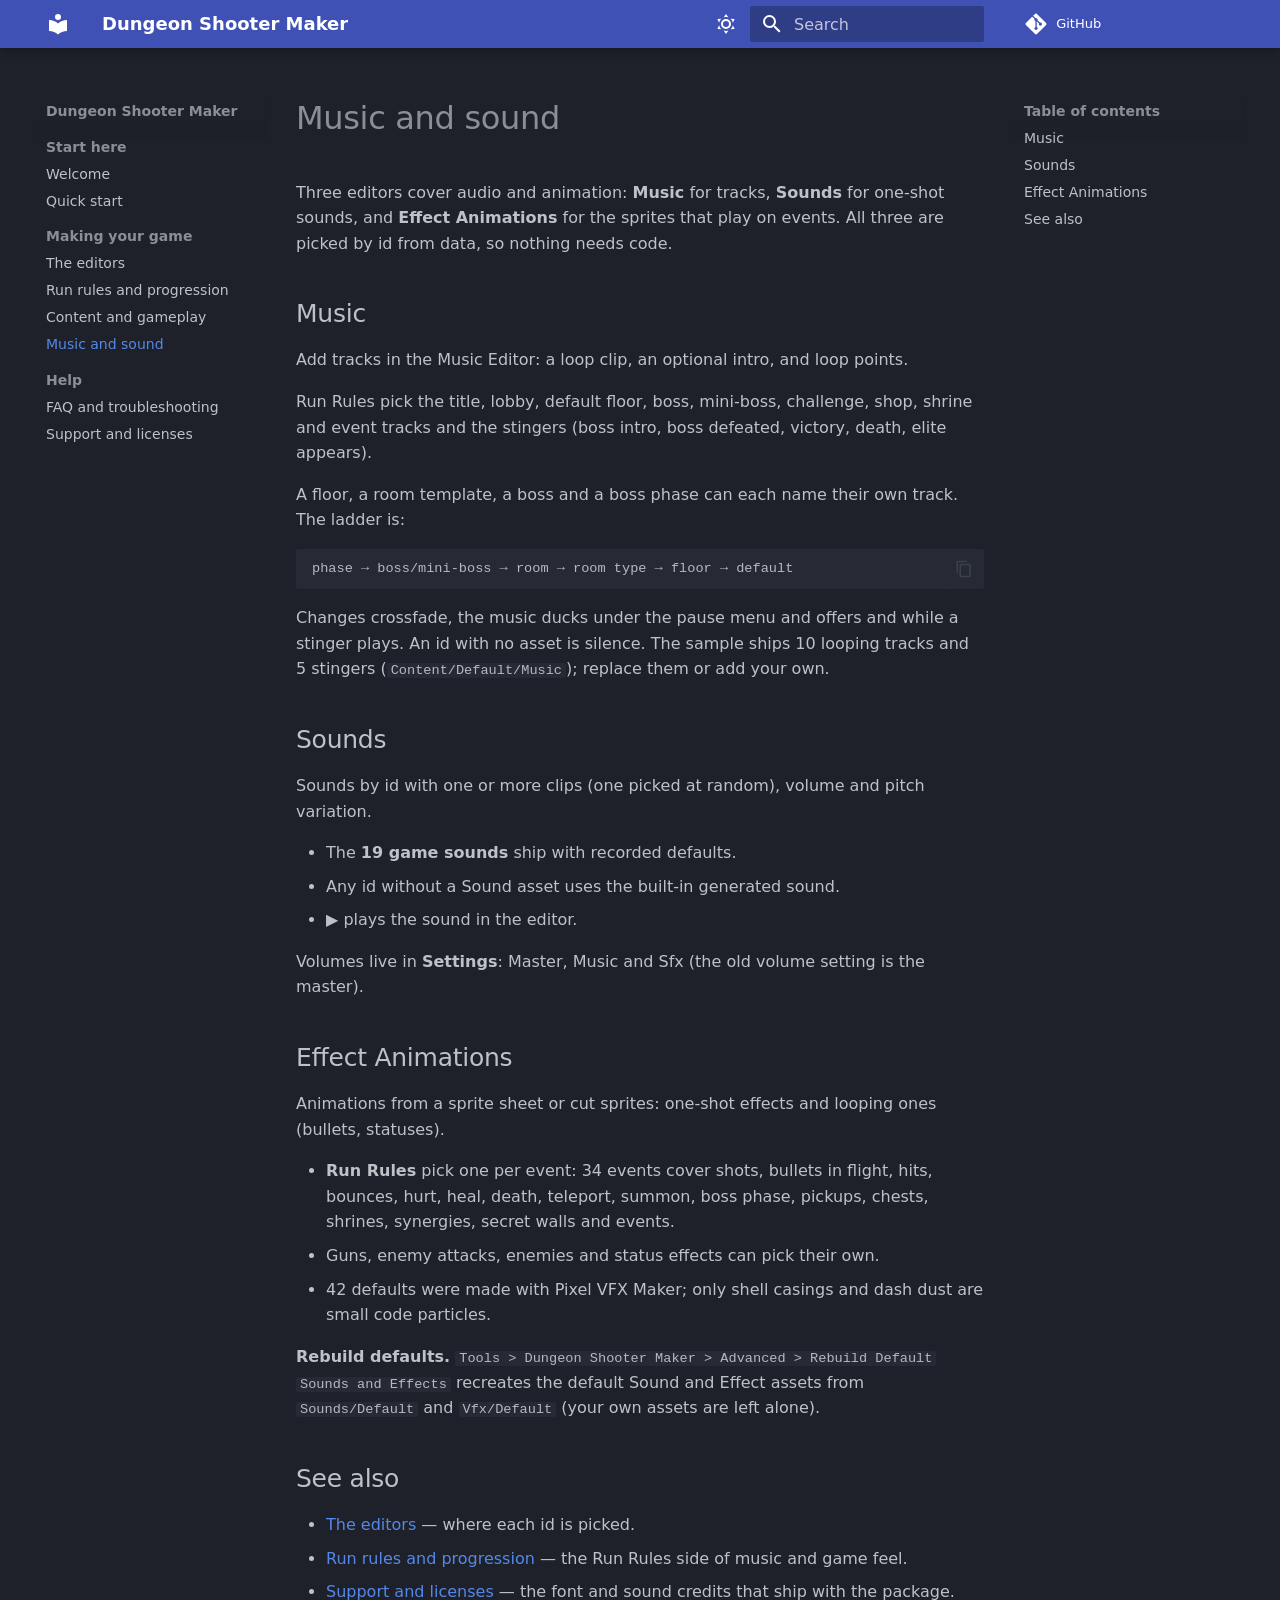
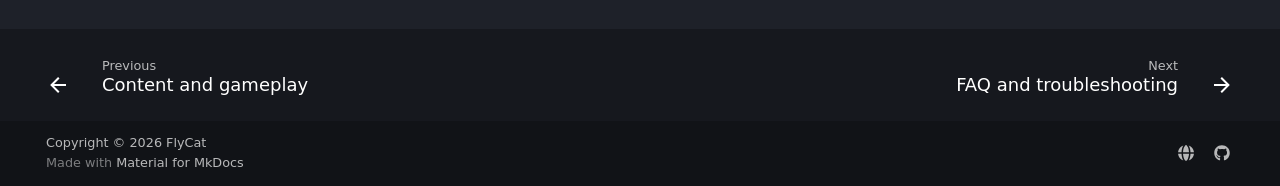
<file: music-sfx/index.html>
<!doctype html>
<html lang="en" class="no-js">
  <head>
    
      <meta charset="utf-8">
      <meta name="viewport" content="width=device-width,initial-scale=1">
      
        <meta name="description" content="English manual for the Unity toolkit that makes top-down, room-by-room dungeon shooters from data.">
      
      
      
        <link rel="canonical" href="https://hyunter777.github.io/dungeon-shooter-maker-docs/music-sfx/">
      
      
        <link rel="prev" href="../content/">
      
      
        <link rel="next" href="../faq/">
      
      
        
      
      
      <link rel="icon" href="../assets/images/favicon.png">
      <meta name="generator" content="mkdocs-1.6.1, mkdocs-material-9.8.0">
    
    
      
        <title>Music and sound - Dungeon Shooter Maker</title>
      
    
    
      <link rel="stylesheet" href="../assets/stylesheets/main.57a0d79d.min.css">
      
        
        <link rel="stylesheet" href="../assets/stylesheets/palette.fb2fffe2.min.css">
      
      


    
    
      
    
    
      
    
    
      <link rel="stylesheet" href="../assets/styles.css">
    
    <script>__md_scope=new URL("..",location),__md_hash=e=>[...e].reduce(((e,_)=>(e<<5)-e+_.charCodeAt(0)),0),__md_get=(e,_=localStorage,t=__md_scope)=>JSON.parse(_.getItem(t.pathname+"."+e)),__md_set=(e,_,t=localStorage,a=__md_scope)=>{try{t.setItem(a.pathname+"."+e,JSON.stringify(_))}catch(e){}}</script>
    
      

    
    
  </head>
  
  
    
    
      
    
    
    
    
    <body dir="ltr" data-md-color-scheme="slate" data-md-color-primary="indigo" data-md-color-accent="light-blue">
  
    
    <input class="md-toggle" data-md-toggle="drawer" type="checkbox" id="__drawer" autocomplete="off">
    <input class="md-toggle" data-md-toggle="search" type="checkbox" id="__search" autocomplete="off">
    <label class="md-overlay" for="__drawer"></label>
    <div data-md-component="skip">
      
        
        <a href="#music-and-sound" class="md-skip">
          Skip to content
        </a>
      
    </div>
    <div data-md-component="announce">
      
    </div>
    
    
      

  

<header class="md-header md-header--shadow" data-md-component="header">
  <nav class="md-header__inner md-grid" aria-label="Header">
    <a href=".." title="Dungeon Shooter Maker" class="md-header__button md-logo" aria-label="Dungeon Shooter Maker" data-md-component="logo">
      
  
  <svg xmlns="http://www.w3.org/2000/svg" viewBox="0 0 24 24"><path d="M12 8a3 3 0 0 0 3-3 3 3 0 0 0-3-3 3 3 0 0 0-3 3 3 3 0 0 0 3 3m0 3.54C9.64 9.35 6.5 8 3 8v11c3.5 0 6.64 1.35 9 3.54 2.36-2.19 5.5-3.54 9-3.54V8c-3.5 0-6.64 1.35-9 3.54"/></svg>

    </a>
    <label class="md-header__button md-icon" for="__drawer">
      
      <svg xmlns="http://www.w3.org/2000/svg" viewBox="0 0 24 24"><path d="M3 6h18v2H3zm0 5h18v2H3zm0 5h18v2H3z"/></svg>
    </label>
    <div class="md-header__title" data-md-component="header-title">
      <div class="md-header__ellipsis">
        <div class="md-header__topic">
          <span class="md-ellipsis">
            Dungeon Shooter Maker
          </span>
        </div>
        <div class="md-header__topic" data-md-component="header-topic">
          <span class="md-ellipsis">
            
              Music and sound
            
          </span>
        </div>
      </div>
    </div>
    
      
        <form class="md-header__option" data-md-component="palette">
  
    
    
    
    <input class="md-option" data-md-color-media="" data-md-color-scheme="slate" data-md-color-primary="indigo" data-md-color-accent="light-blue"  aria-label="Switch to light mode"  type="radio" name="__palette" id="__palette_0">
    
      <label class="md-header__button md-icon" title="Switch to light mode" for="__palette_1" hidden>
        <svg xmlns="http://www.w3.org/2000/svg" viewBox="0 0 24 24"><path d="M12 7a5 5 0 0 1 5 5 5 5 0 0 1-5 5 5 5 0 0 1-5-5 5 5 0 0 1 5-5m0 2a3 3 0 0 0-3 3 3 3 0 0 0 3 3 3 3 0 0 0 3-3 3 3 0 0 0-3-3m0-7 2.39 3.42C13.65 5.15 12.84 5 12 5s-1.65.15-2.39.42zM3.34 7l4.16-.35A7.2 7.2 0 0 0 5.94 8.5c-.44.74-.69 1.5-.83 2.29zm.02 10 1.76-3.77a7.131 7.131 0 0 0 2.38 4.14zM20.65 7l-1.77 3.79a7.02 7.02 0 0 0-2.38-4.15zm-.01 10-4.14.36c.59-.51 1.12-1.14 1.54-1.86.42-.73.69-1.5.83-2.29zM12 22l-2.41-3.44c.74.27 1.55.44 2.41.44.82 0 1.63-.17 2.37-.44z"/></svg>
      </label>
    
  
    
    
    
    <input class="md-option" data-md-color-media="" data-md-color-scheme="default" data-md-color-primary="indigo" data-md-color-accent="light-blue"  aria-label="Switch to dark mode"  type="radio" name="__palette" id="__palette_1">
    
      <label class="md-header__button md-icon" title="Switch to dark mode" for="__palette_0" hidden>
        <svg xmlns="http://www.w3.org/2000/svg" viewBox="0 0 24 24"><path d="m17.75 4.09-2.53 1.94.91 3.06-2.63-1.81-2.63 1.81.91-3.06-2.53-1.94L12.44 4l1.06-3 1.06 3zm3.5 6.91-1.64 1.25.59 1.98-1.7-1.17-1.7 1.17.59-1.98L15.75 11l2.06-.05L18.5 9l.69 1.95zm-2.28 4.95c.83-.08 1.72 1.1 1.19 1.85-.32.45-.66.87-1.08 1.27C15.17 23 8.84 23 4.94 19.07c-3.91-3.9-3.91-10.24 0-14.14.4-.4.82-.76 1.27-1.08.75-.53 1.93.36 1.85 1.19-.27 2.86.69 5.83 2.89 8.02a9.96 9.96 0 0 0 8.02 2.89m-1.64 2.02a12.08 12.08 0 0 1-7.8-3.47c-2.17-2.19-3.33-5-3.49-7.82-2.81 3.14-2.7 7.96.31 10.98 3.02 3.01 7.84 3.12 10.98.31"/></svg>
      </label>
    
  
</form>
      
    
    
      <script>var palette=__md_get("__palette");if(palette&&palette.color){if("(prefers-color-scheme)"===palette.color.media){var media=matchMedia("(prefers-color-scheme: light)"),input=document.querySelector(media.matches?"[data-md-color-media='(prefers-color-scheme: light)']":"[data-md-color-media='(prefers-color-scheme: dark)']");palette.color.media=input.getAttribute("data-md-color-media"),palette.color.scheme=input.getAttribute("data-md-color-scheme"),palette.color.primary=input.getAttribute("data-md-color-primary"),palette.color.accent=input.getAttribute("data-md-color-accent")}for(var[key,value]of Object.entries(palette.color))document.body.setAttribute("data-md-color-"+key,value)}</script>
    
    
    
      
      
        <label class="md-header__button md-icon" for="__search">
          
          <svg xmlns="http://www.w3.org/2000/svg" viewBox="0 0 24 24"><path d="M9.5 3A6.5 6.5 0 0 1 16 9.5c0 1.61-.59 3.09-1.56 4.23l.27.27h.79l5 5-1.5 1.5-5-5v-.79l-.27-.27A6.52 6.52 0 0 1 9.5 16 6.5 6.5 0 0 1 3 9.5 6.5 6.5 0 0 1 9.5 3m0 2C7 5 5 7 5 9.5S7 14 9.5 14 14 12 14 9.5 12 5 9.5 5"/></svg>
        </label>
        <div class="md-search" data-md-component="search" role="dialog">
  <label class="md-search__overlay" for="__search"></label>
  <div class="md-search__inner" role="search">
    <form class="md-search__form" name="search">
      <input type="text" class="md-search__input" name="query" aria-label="Search" placeholder="Search" autocapitalize="off" autocorrect="off" autocomplete="off" spellcheck="false" data-md-component="search-query" required>
      <label class="md-search__icon md-icon" for="__search">
        
        <svg xmlns="http://www.w3.org/2000/svg" viewBox="0 0 24 24"><path d="M9.5 3A6.5 6.5 0 0 1 16 9.5c0 1.61-.59 3.09-1.56 4.23l.27.27h.79l5 5-1.5 1.5-5-5v-.79l-.27-.27A6.52 6.52 0 0 1 9.5 16 6.5 6.5 0 0 1 3 9.5 6.5 6.5 0 0 1 9.5 3m0 2C7 5 5 7 5 9.5S7 14 9.5 14 14 12 14 9.5 12 5 9.5 5"/></svg>
        
        <svg xmlns="http://www.w3.org/2000/svg" viewBox="0 0 24 24"><path d="M20 11v2H8l5.5 5.5-1.42 1.42L4.16 12l7.92-7.92L13.5 5.5 8 11z"/></svg>
      </label>
      <nav class="md-search__options" aria-label="Search">
        
        <button type="reset" class="md-search__icon md-icon" title="Clear" aria-label="Clear" tabindex="-1">
          
          <svg xmlns="http://www.w3.org/2000/svg" viewBox="0 0 24 24"><path d="M19 6.41 17.59 5 12 10.59 6.41 5 5 6.41 10.59 12 5 17.59 6.41 19 12 13.41 17.59 19 19 17.59 13.41 12z"/></svg>
        </button>
      </nav>
      
        <div class="md-search__suggest" data-md-component="search-suggest"></div>
      
    </form>
    <div class="md-search__output">
      <div class="md-search__scrollwrap" tabindex="0" data-md-scrollfix>
        <div class="md-search-result" data-md-component="search-result">
          <div class="md-search-result__meta">
            Initializing search
          </div>
          <ol class="md-search-result__list" role="presentation"></ol>
        </div>
      </div>
    </div>
  </div>
</div>
      
    
    
      <div class="md-header__source">
        <a href="https://github.com/hyunter777/dungeon-shooter-maker-docs" title="Go to repository" class="md-source" data-md-component="source">
  <div class="md-source__icon md-icon">
    
    <svg xmlns="http://www.w3.org/2000/svg" viewBox="0 0 448 512"><!--! Font Awesome Free 7.1.0 by @fontawesome - https://fontawesome.com License - https://fontawesome.com/license/free (Icons: CC BY 4.0, Fonts: SIL OFL 1.1, Code: MIT License) Copyright 2025 Fonticons, Inc.--><path d="M439.6 236.1 244 40.5c-5.4-5.5-12.8-8.5-20.4-8.5s-15 3-20.4 8.4L162.5 81l51.5 51.5c27.1-9.1 52.7 16.8 43.4 43.7l49.7 49.7c34.2-11.8 61.2 31 35.5 56.7-26.5 26.5-70.2-2.9-56-37.3L240.3 199v121.9c25.3 12.5 22.3 41.8 9.1 55-6.4 6.4-15.2 10.1-24.3 10.1s-17.8-3.6-24.3-10.1c-17.6-17.6-11.1-46.9 11.2-56v-123c-20.8-8.5-24.6-30.7-18.6-45L142.6 101 8.5 235.1C3 240.6 0 247.9 0 255.5s3 15 8.5 20.4l195.6 195.7c5.4 5.4 12.7 8.4 20.4 8.4s15-3 20.4-8.4l194.7-194.7c5.4-5.4 8.4-12.8 8.4-20.4s-3-15-8.4-20.4"/></svg>
  </div>
  <div class="md-source__repository">
    GitHub
  </div>
</a>
      </div>
    
  </nav>
  
</header>
    
    <div class="md-container" data-md-component="container">
      
      
        
          
        
      
      <main class="md-main" data-md-component="main">
        <div class="md-main__inner md-grid">
          
            
              
              <div class="md-sidebar md-sidebar--primary" data-md-component="sidebar" data-md-type="navigation" >
                <div class="md-sidebar__scrollwrap">
                  <div class="md-sidebar__inner">
                    



<nav class="md-nav md-nav--primary" aria-label="Navigation" data-md-level="0">
  <label class="md-nav__title" for="__drawer">
    <a href=".." title="Dungeon Shooter Maker" class="md-nav__button md-logo" aria-label="Dungeon Shooter Maker" data-md-component="logo">
      
  
  <svg xmlns="http://www.w3.org/2000/svg" viewBox="0 0 24 24"><path d="M12 8a3 3 0 0 0 3-3 3 3 0 0 0-3-3 3 3 0 0 0-3 3 3 3 0 0 0 3 3m0 3.54C9.64 9.35 6.5 8 3 8v11c3.5 0 6.64 1.35 9 3.54 2.36-2.19 5.5-3.54 9-3.54V8c-3.5 0-6.64 1.35-9 3.54"/></svg>

    </a>
    Dungeon Shooter Maker
  </label>
  
    <div class="md-nav__source">
      <a href="https://github.com/hyunter777/dungeon-shooter-maker-docs" title="Go to repository" class="md-source" data-md-component="source">
  <div class="md-source__icon md-icon">
    
    <svg xmlns="http://www.w3.org/2000/svg" viewBox="0 0 448 512"><!--! Font Awesome Free 7.1.0 by @fontawesome - https://fontawesome.com License - https://fontawesome.com/license/free (Icons: CC BY 4.0, Fonts: SIL OFL 1.1, Code: MIT License) Copyright 2025 Fonticons, Inc.--><path d="M439.6 236.1 244 40.5c-5.4-5.5-12.8-8.5-20.4-8.5s-15 3-20.4 8.4L162.5 81l51.5 51.5c27.1-9.1 52.7 16.8 43.4 43.7l49.7 49.7c34.2-11.8 61.2 31 35.5 56.7-26.5 26.5-70.2-2.9-56-37.3L240.3 199v121.9c25.3 12.5 22.3 41.8 9.1 55-6.4 6.4-15.2 10.1-24.3 10.1s-17.8-3.6-24.3-10.1c-17.6-17.6-11.1-46.9 11.2-56v-123c-20.8-8.5-24.6-30.7-18.6-45L142.6 101 8.5 235.1C3 240.6 0 247.9 0 255.5s3 15 8.5 20.4l195.6 195.7c5.4 5.4 12.7 8.4 20.4 8.4s15-3 20.4-8.4l194.7-194.7c5.4-5.4 8.4-12.8 8.4-20.4s-3-15-8.4-20.4"/></svg>
  </div>
  <div class="md-source__repository">
    GitHub
  </div>
</a>
    </div>
  
  <ul class="md-nav__list" data-md-scrollfix>
    
      
      
  
  
  
  
    
    
    
    
      
        
        
      
    
    
    <li class="md-nav__item md-nav__item--section md-nav__item--nested">
      
        
        
        <input class="md-nav__toggle md-toggle " type="checkbox" id="__nav_1" >
        
          
          <label class="md-nav__link" for="__nav_1" id="__nav_1_label" tabindex="">
            
  
  
  <span class="md-ellipsis">
    
  
    Start here
  

    
  </span>
  
  

            <span class="md-nav__icon md-icon"></span>
          </label>
        
        <nav class="md-nav" data-md-level="1" aria-labelledby="__nav_1_label" aria-expanded="false">
          <label class="md-nav__title" for="__nav_1">
            <span class="md-nav__icon md-icon"></span>
            
  
    Start here
  

          </label>
          <ul class="md-nav__list" data-md-scrollfix>
            
              
                
  
  
  
  
    <li class="md-nav__item">
      <a href=".." class="md-nav__link">
        
  
  
  <span class="md-ellipsis">
    
  
    Welcome
  

    
  </span>
  
  

      </a>
    </li>
  

              
            
              
                
  
  
  
  
    <li class="md-nav__item">
      <a href="../quick-start/" class="md-nav__link">
        
  
  
  <span class="md-ellipsis">
    
  
    Quick start
  

    
  </span>
  
  

      </a>
    </li>
  

              
            
          </ul>
        </nav>
      
    </li>
  

    
      
      
  
  
    
  
  
  
    
    
    
    
      
        
        
      
    
    
    <li class="md-nav__item md-nav__item--active md-nav__item--section md-nav__item--nested">
      
        
        
        <input class="md-nav__toggle md-toggle " type="checkbox" id="__nav_2" checked>
        
          
          <label class="md-nav__link" for="__nav_2" id="__nav_2_label" tabindex="">
            
  
  
  <span class="md-ellipsis">
    
  
    Making your game
  

    
  </span>
  
  

            <span class="md-nav__icon md-icon"></span>
          </label>
        
        <nav class="md-nav" data-md-level="1" aria-labelledby="__nav_2_label" aria-expanded="true">
          <label class="md-nav__title" for="__nav_2">
            <span class="md-nav__icon md-icon"></span>
            
  
    Making your game
  

          </label>
          <ul class="md-nav__list" data-md-scrollfix>
            
              
                
  
  
  
  
    <li class="md-nav__item">
      <a href="../editors/" class="md-nav__link">
        
  
  
  <span class="md-ellipsis">
    
  
    The editors
  

    
  </span>
  
  

      </a>
    </li>
  

              
            
              
                
  
  
  
  
    <li class="md-nav__item">
      <a href="../run-rules/" class="md-nav__link">
        
  
  
  <span class="md-ellipsis">
    
  
    Run rules and progression
  

    
  </span>
  
  

      </a>
    </li>
  

              
            
              
                
  
  
  
  
    <li class="md-nav__item">
      <a href="../content/" class="md-nav__link">
        
  
  
  <span class="md-ellipsis">
    
  
    Content and gameplay
  

    
  </span>
  
  

      </a>
    </li>
  

              
            
              
                
  
  
    
  
  
  
    <li class="md-nav__item md-nav__item--active">
      
      <input class="md-nav__toggle md-toggle" type="checkbox" id="__toc">
      
      
        
      
      
        <label class="md-nav__link md-nav__link--active" for="__toc">
          
  
  
  <span class="md-ellipsis">
    
  
    Music and sound
  

    
  </span>
  
  

          <span class="md-nav__icon md-icon"></span>
        </label>
      
      <a href="./" class="md-nav__link md-nav__link--active">
        
  
  
  <span class="md-ellipsis">
    
  
    Music and sound
  

    
  </span>
  
  

      </a>
      
        

<nav class="md-nav md-nav--secondary" aria-label="Table of contents">
  
  
  
    
  
  
    <label class="md-nav__title" for="__toc">
      <span class="md-nav__icon md-icon"></span>
      Table of contents
    </label>
    <ul class="md-nav__list" data-md-component="toc" data-md-scrollfix>
      
        <li class="md-nav__item">
  <a href="#music" class="md-nav__link">
    <span class="md-ellipsis">
      
        Music
      
    </span>
  </a>
  
</li>
      
        <li class="md-nav__item">
  <a href="#sounds" class="md-nav__link">
    <span class="md-ellipsis">
      
        Sounds
      
    </span>
  </a>
  
</li>
      
        <li class="md-nav__item">
  <a href="#effect-animations" class="md-nav__link">
    <span class="md-ellipsis">
      
        Effect Animations
      
    </span>
  </a>
  
</li>
      
        <li class="md-nav__item">
  <a href="#see-also" class="md-nav__link">
    <span class="md-ellipsis">
      
        See also
      
    </span>
  </a>
  
</li>
      
    </ul>
  
</nav>
      
    </li>
  

              
            
          </ul>
        </nav>
      
    </li>
  

    
      
      
  
  
  
  
    
    
    
    
      
        
        
      
    
    
    <li class="md-nav__item md-nav__item--section md-nav__item--nested">
      
        
        
        <input class="md-nav__toggle md-toggle " type="checkbox" id="__nav_3" >
        
          
          <label class="md-nav__link" for="__nav_3" id="__nav_3_label" tabindex="">
            
  
  
  <span class="md-ellipsis">
    
  
    Help
  

    
  </span>
  
  

            <span class="md-nav__icon md-icon"></span>
          </label>
        
        <nav class="md-nav" data-md-level="1" aria-labelledby="__nav_3_label" aria-expanded="false">
          <label class="md-nav__title" for="__nav_3">
            <span class="md-nav__icon md-icon"></span>
            
  
    Help
  

          </label>
          <ul class="md-nav__list" data-md-scrollfix>
            
              
                
  
  
  
  
    <li class="md-nav__item">
      <a href="../faq/" class="md-nav__link">
        
  
  
  <span class="md-ellipsis">
    
  
    FAQ and troubleshooting
  

    
  </span>
  
  

      </a>
    </li>
  

              
            
              
                
  
  
  
  
    <li class="md-nav__item">
      <a href="../support/" class="md-nav__link">
        
  
  
  <span class="md-ellipsis">
    
  
    Support and licenses
  

    
  </span>
  
  

      </a>
    </li>
  

              
            
          </ul>
        </nav>
      
    </li>
  

    
  </ul>
</nav>
                  </div>
                </div>
              </div>
            
            
              
              <div class="md-sidebar md-sidebar--secondary" data-md-component="sidebar" data-md-type="toc" >
                <div class="md-sidebar__scrollwrap">
                  <div class="md-sidebar__inner">
                    

<nav class="md-nav md-nav--secondary" aria-label="Table of contents">
  
  
  
    
  
  
    <label class="md-nav__title" for="__toc">
      <span class="md-nav__icon md-icon"></span>
      Table of contents
    </label>
    <ul class="md-nav__list" data-md-component="toc" data-md-scrollfix>
      
        <li class="md-nav__item">
  <a href="#music" class="md-nav__link">
    <span class="md-ellipsis">
      
        Music
      
    </span>
  </a>
  
</li>
      
        <li class="md-nav__item">
  <a href="#sounds" class="md-nav__link">
    <span class="md-ellipsis">
      
        Sounds
      
    </span>
  </a>
  
</li>
      
        <li class="md-nav__item">
  <a href="#effect-animations" class="md-nav__link">
    <span class="md-ellipsis">
      
        Effect Animations
      
    </span>
  </a>
  
</li>
      
        <li class="md-nav__item">
  <a href="#see-also" class="md-nav__link">
    <span class="md-ellipsis">
      
        See also
      
    </span>
  </a>
  
</li>
      
    </ul>
  
</nav>
                  </div>
                </div>
              </div>
            
          
          
            <div class="md-content" data-md-component="content">
              
              <article class="md-content__inner md-typeset">
                
                  



<h1 id="music-and-sound">Music and sound<a class="headerlink" href="#music-and-sound" title="Permanent link">&para;</a></h1>
<p>Three editors cover audio and animation: <strong>Music</strong> for tracks, <strong>Sounds</strong> for one-shot sounds, and <strong>Effect
Animations</strong> for the sprites that play on events. All three are picked by id from data, so nothing needs code.</p>
<!-- TODO(screenshot): the Music editor, saved as assets/images/music.png -->

<h2 id="music">Music<a class="headerlink" href="#music" title="Permanent link">&para;</a></h2>
<p>Add tracks in the Music Editor: a loop clip, an optional intro, and loop points.</p>
<p>Run Rules pick the title, lobby, default floor, boss, mini-boss, challenge, shop, shrine and event tracks and the
stingers (boss intro, boss defeated, victory, death, elite appears).</p>
<p>A floor, a room template, a boss and a boss phase can each name their own track. The ladder is:</p>
<div class="highlight"><pre><span></span><code>phase → boss/mini-boss → room → room type → floor → default
</code></pre></div>
<p>Changes crossfade, the music ducks under the pause menu and offers and while a stinger plays. An id with no asset is
silence. The sample ships 10 looping tracks and 5 stingers (<code>Content/Default/Music</code>); replace them or add your own.</p>
<h2 id="sounds">Sounds<a class="headerlink" href="#sounds" title="Permanent link">&para;</a></h2>
<p>Sounds by id with one or more clips (one picked at random), volume and pitch variation.</p>
<ul>
<li>The <strong>19 game sounds</strong> ship with recorded defaults.</li>
<li>Any id without a Sound asset uses the built-in generated sound.</li>
<li>▶ plays the sound in the editor.</li>
</ul>
<p>Volumes live in <strong>Settings</strong>: Master, Music and Sfx (the old volume setting is the master).</p>
<h2 id="effect-animations">Effect Animations<a class="headerlink" href="#effect-animations" title="Permanent link">&para;</a></h2>
<p>Animations from a sprite sheet or cut sprites: one-shot effects and looping ones (bullets, statuses).</p>
<ul>
<li><strong>Run Rules</strong> pick one per event: 34 events cover shots, bullets in flight, hits, bounces, hurt, heal, death,
  teleport, summon, boss phase, pickups, chests, shrines, synergies, secret walls and events.</li>
<li>Guns, enemy attacks, enemies and status effects can pick their own.</li>
<li>42 defaults were made with Pixel VFX Maker; only shell casings and dash dust are small code particles.</li>
</ul>
<p><strong>Rebuild defaults.</strong> <code>Tools &gt; Dungeon Shooter Maker &gt; Advanced &gt; Rebuild Default Sounds and Effects</code> recreates the
default Sound and Effect assets from <code>Sounds/Default</code> and <code>Vfx/Default</code> (your own assets are left alone).</p>
<h2 id="see-also">See also<a class="headerlink" href="#see-also" title="Permanent link">&para;</a></h2>
<ul>
<li><a href="../editors/">The editors</a> — where each id is picked.</li>
<li><a href="../run-rules/">Run rules and progression</a> — the Run Rules side of music and game feel.</li>
<li><a href="../support/">Support and licenses</a> — the font and sound credits that ship with the package.</li>
</ul>












                
              </article>
            </div>
          
          
<script>var target=document.getElementById(location.hash.slice(1));target&&target.name&&(target.checked=target.name.startsWith("__tabbed_"))</script>
        </div>
        
          <button type="button" class="md-top md-icon" data-md-component="top" hidden>
  
  <svg xmlns="http://www.w3.org/2000/svg" viewBox="0 0 24 24"><path d="M13 20h-2V8l-5.5 5.5-1.42-1.42L12 4.16l7.92 7.92-1.42 1.42L13 8z"/></svg>
  Back to top
</button>
        
      </main>
      
        <footer class="md-footer">
  
    
      
      <nav class="md-footer__inner md-grid" aria-label="Footer" >
        
          
          <a href="../content/" class="md-footer__link md-footer__link--prev" aria-label="Previous: Content and gameplay">
            <div class="md-footer__button md-icon">
              
              <svg xmlns="http://www.w3.org/2000/svg" viewBox="0 0 24 24"><path d="M20 11v2H8l5.5 5.5-1.42 1.42L4.16 12l7.92-7.92L13.5 5.5 8 11z"/></svg>
            </div>
            <div class="md-footer__title">
              <span class="md-footer__direction">
                Previous
              </span>
              <div class="md-ellipsis">
                Content and gameplay
              </div>
            </div>
          </a>
        
        
          
          <a href="../faq/" class="md-footer__link md-footer__link--next" aria-label="Next: FAQ and troubleshooting">
            <div class="md-footer__title">
              <span class="md-footer__direction">
                Next
              </span>
              <div class="md-ellipsis">
                FAQ and troubleshooting
              </div>
            </div>
            <div class="md-footer__button md-icon">
              
              <svg xmlns="http://www.w3.org/2000/svg" viewBox="0 0 24 24"><path d="M4 11v2h12l-5.5 5.5 1.42 1.42L19.84 12l-7.92-7.92L10.5 5.5 16 11z"/></svg>
            </div>
          </a>
        
      </nav>
    
  
  <div class="md-footer-meta md-typeset">
    <div class="md-footer-meta__inner md-grid">
      <div class="md-copyright">
  
    <div class="md-copyright__highlight">
      Copyright © 2026 FlyCat
    </div>
  
  
    Made with
    <a href="https://squidfunk.github.io/mkdocs-material/" target="_blank" rel="noopener">
      Material for MkDocs
    </a>
  
</div>
      
        
<div class="md-social">
  
    
    
    
    
    <a href="https://www.flycat.co.kr" target="_blank" rel="noopener" title="FlyCat" class="md-social__link">
      <svg xmlns="http://www.w3.org/2000/svg" viewBox="0 0 512 512"><!--! Font Awesome Free 7.1.0 by @fontawesome - https://fontawesome.com License - https://fontawesome.com/license/free (Icons: CC BY 4.0, Fonts: SIL OFL 1.1, Code: MIT License) Copyright 2025 Fonticons, Inc.--><path d="M351.9 280H161c2.9 64.5 17.2 123.9 37.5 167.4 11.4 24.5 23.7 41.8 35.1 52.4 11.2 10.5 18.9 12.2 22.9 12.2s11.7-1.7 22.9-12.2c11.4-10.6 23.7-28 35.1-52.4 20.3-43.5 34.6-102.9 37.5-167.4zm-191-48h190.9c-2.8-64.5-17.1-123.9-37.4-167.4-11.4-24.4-23.7-41.8-35.1-52.4C268.1 1.7 260.4 0 256.4 0s-11.7 1.7-22.9 12.2c-11.4 10.6-23.7 28-35.1 52.4-20.3 43.5-34.6 102.9-37.5 167.4m-48 0c3.5-85.6 25.6-165.1 57.9-217.3C78.7 47.3 10.9 131.2 1.5 232zM1.5 280c9.4 100.8 77.2 184.7 169.3 217.3-32.3-52.2-54.4-131.7-57.9-217.3zm398.4 0c-3.5 85.6-25.6 165.1-57.9 217.3 92.1-32.7 159.9-116.5 169.3-217.3zm111.4-48C501.9 131.2 434.1 47.3 342 14.7c32.3 52.2 54.4 131.7 57.9 217.3z"/></svg>
    </a>
  
    
    
    
    
    <a href="https://github.com/hyunter777/dungeon-shooter-maker-docs/discussions/categories/q-a" target="_blank" rel="noopener" title="Q&amp;A" class="md-social__link">
      <svg xmlns="http://www.w3.org/2000/svg" viewBox="0 0 512 512"><!--! Font Awesome Free 7.1.0 by @fontawesome - https://fontawesome.com License - https://fontawesome.com/license/free (Icons: CC BY 4.0, Fonts: SIL OFL 1.1, Code: MIT License) Copyright 2025 Fonticons, Inc.--><path d="M173.9 397.4c0 2-2.3 3.6-5.2 3.6-3.3.3-5.6-1.3-5.6-3.6 0-2 2.3-3.6 5.2-3.6 3-.3 5.6 1.3 5.6 3.6m-31.1-4.5c-.7 2 1.3 4.3 4.3 4.9 2.6 1 5.6 0 6.2-2s-1.3-4.3-4.3-5.2c-2.6-.7-5.5.3-6.2 2.3m44.2-1.7c-2.9.7-4.9 2.6-4.6 4.9.3 2 2.9 3.3 5.9 2.6 2.9-.7 4.9-2.6 4.6-4.6-.3-1.9-3-3.2-5.9-2.9M252.8 8C114.1 8 8 113.3 8 252c0 110.9 69.8 205.8 169.5 239.2 12.8 2.3 17.3-5.6 17.3-12.1 0-6.2-.3-40.4-.3-61.4 0 0-70 15-84.7-29.8 0 0-11.4-29.1-27.8-36.6 0 0-22.9-15.7 1.6-15.4 0 0 24.9 2 38.6 25.8 21.9 38.6 58.6 27.5 72.9 20.9 2.3-16 8.8-27.1 16-33.7-55.9-6.2-112.3-14.3-112.3-110.5 0-27.5 7.6-41.3 23.6-58.9-2.6-6.5-11.1-33.3 2.6-67.9 20.9-6.5 69 27 69 27 20-5.6 41.5-8.5 62.8-8.5s42.8 2.9 62.8 8.5c0 0 48.1-33.6 69-27 13.7 34.7 5.2 61.4 2.6 67.9 16 17.7 25.8 31.5 25.8 58.9 0 96.5-58.9 104.2-114.8 110.5 9.2 7.9 17 22.9 17 46.4 0 33.7-.3 75.4-.3 83.6 0 6.5 4.6 14.4 17.3 12.1C436.2 457.8 504 362.9 504 252 504 113.3 391.5 8 252.8 8M105.2 352.9c-1.3 1-1 3.3.7 5.2 1.6 1.6 3.9 2.3 5.2 1 1.3-1 1-3.3-.7-5.2-1.6-1.6-3.9-2.3-5.2-1m-10.8-8.1c-.7 1.3.3 2.9 2.3 3.9 1.6 1 3.6.7 4.3-.7.7-1.3-.3-2.9-2.3-3.9-2-.6-3.6-.3-4.3.7m32.4 35.6c-1.6 1.3-1 4.3 1.3 6.2 2.3 2.3 5.2 2.6 6.5 1 1.3-1.3.7-4.3-1.3-6.2-2.2-2.3-5.2-2.6-6.5-1m-11.4-14.7c-1.6 1-1.6 3.6 0 5.9s4.3 3.3 5.6 2.3c1.6-1.3 1.6-3.9 0-6.2-1.4-2.3-4-3.3-5.6-2"/></svg>
    </a>
  
</div>
      
    </div>
  </div>
</footer>
      
    </div>
    <div class="md-dialog" data-md-component="dialog">
      <div class="md-dialog__inner md-typeset"></div>
    </div>
    
    
    
      
      
      <script id="__config" type="application/json">{"annotate": null, "base": "..", "features": ["navigation.sections", "navigation.top", "navigation.footer", "search.suggest", "search.highlight", "content.code.copy"], "search": "../assets/javascripts/workers/search.a7633da7.min.js", "tags": null, "translations": {"clipboard.copied": "Copied to clipboard", "clipboard.copy": "Copy to clipboard", "search.result.more.one": "1 more on this page", "search.result.more.other": "# more on this page", "search.result.none": "No matching documents", "search.result.one": "1 matching document", "search.result.other": "# matching documents", "search.result.placeholder": "Type to start searching", "search.result.term.missing": "Missing", "select.version": "Select version"}, "version": null}</script>
    
    
      <script src="../assets/javascripts/bundle.c21346df.min.js"></script>
      
    
  </body>
</html>
</file>
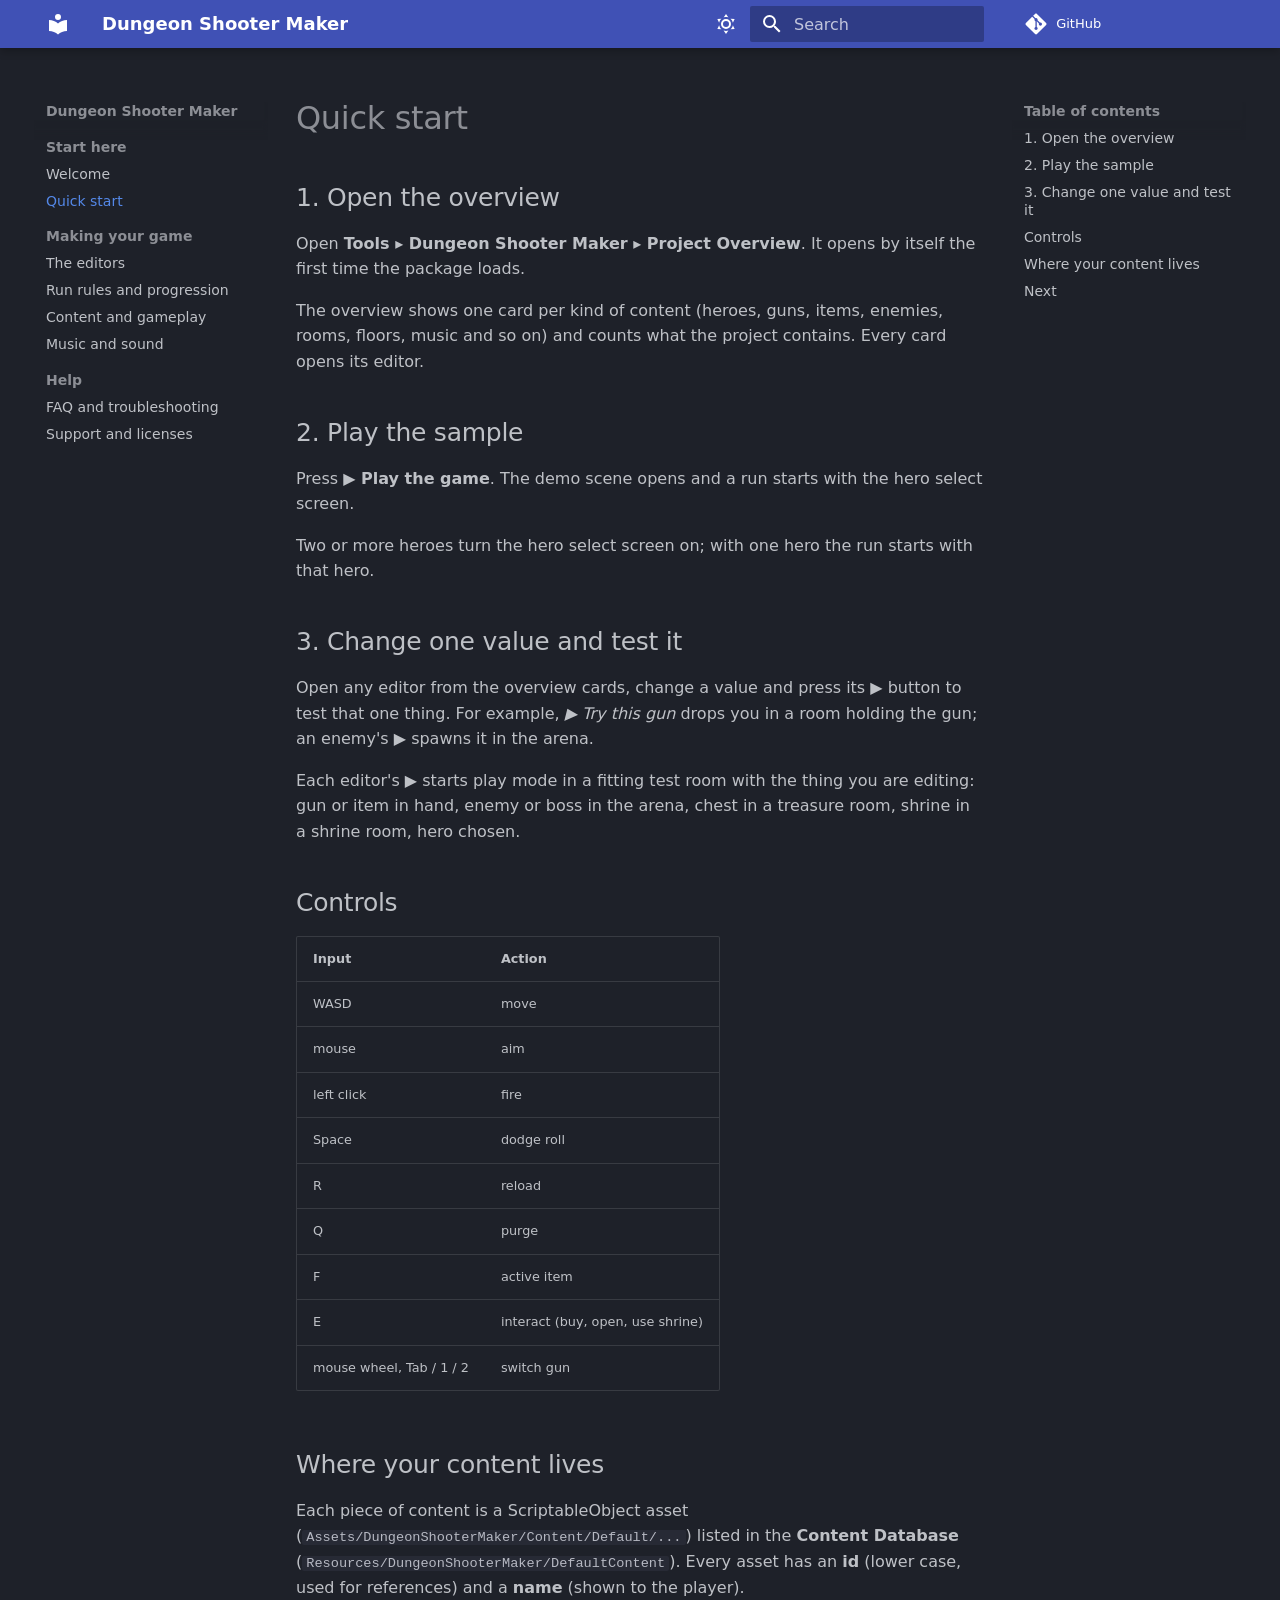
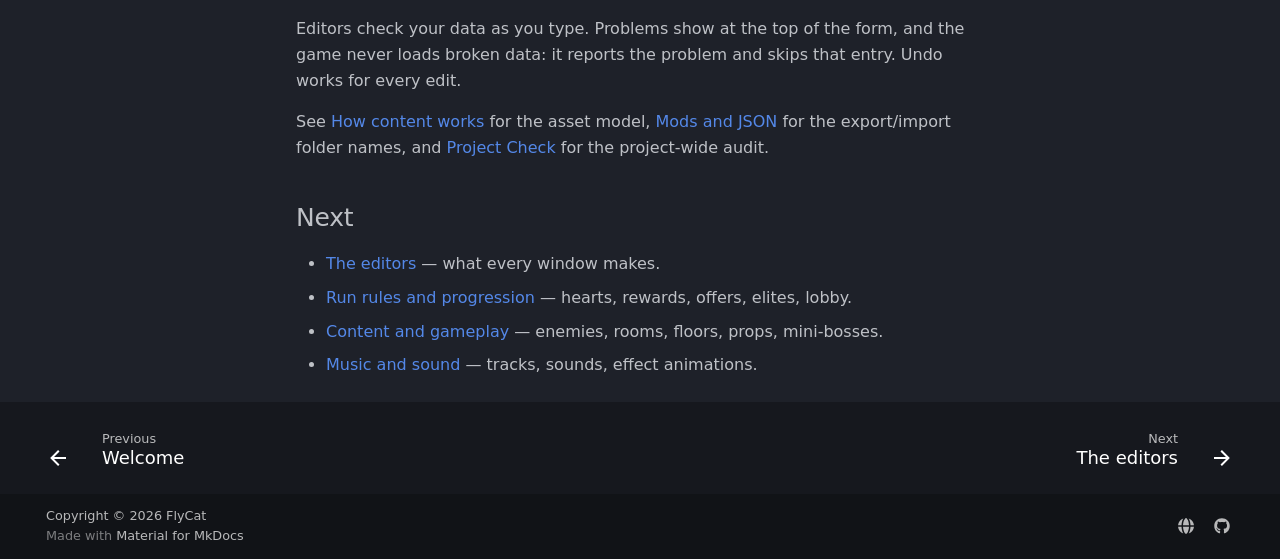
<file: quick-start/index.html>
<!doctype html>
<html lang="en" class="no-js">
  <head>
    
      <meta charset="utf-8">
      <meta name="viewport" content="width=device-width,initial-scale=1">
      
        <meta name="description" content="English manual for the Unity toolkit that makes top-down, room-by-room dungeon shooters from data.">
      
      
      
        <link rel="canonical" href="https://hyunter777.github.io/dungeon-shooter-maker-docs/quick-start/">
      
      
        <link rel="prev" href="..">
      
      
        <link rel="next" href="../editors/">
      
      
        
      
      
      <link rel="icon" href="../assets/images/favicon.png">
      <meta name="generator" content="mkdocs-1.6.1, mkdocs-material-9.8.0">
    
    
      
        <title>Quick start - Dungeon Shooter Maker</title>
      
    
    
      <link rel="stylesheet" href="../assets/stylesheets/main.57a0d79d.min.css">
      
        
        <link rel="stylesheet" href="../assets/stylesheets/palette.fb2fffe2.min.css">
      
      


    
    
      
    
    
      
    
    
      <link rel="stylesheet" href="../assets/styles.css">
    
    <script>__md_scope=new URL("..",location),__md_hash=e=>[...e].reduce(((e,_)=>(e<<5)-e+_.charCodeAt(0)),0),__md_get=(e,_=localStorage,t=__md_scope)=>JSON.parse(_.getItem(t.pathname+"."+e)),__md_set=(e,_,t=localStorage,a=__md_scope)=>{try{t.setItem(a.pathname+"."+e,JSON.stringify(_))}catch(e){}}</script>
    
      

    
    
  </head>
  
  
    
    
      
    
    
    
    
    <body dir="ltr" data-md-color-scheme="slate" data-md-color-primary="indigo" data-md-color-accent="light-blue">
  
    
    <input class="md-toggle" data-md-toggle="drawer" type="checkbox" id="__drawer" autocomplete="off">
    <input class="md-toggle" data-md-toggle="search" type="checkbox" id="__search" autocomplete="off">
    <label class="md-overlay" for="__drawer"></label>
    <div data-md-component="skip">
      
        
        <a href="#quick-start" class="md-skip">
          Skip to content
        </a>
      
    </div>
    <div data-md-component="announce">
      
    </div>
    
    
      

  

<header class="md-header md-header--shadow" data-md-component="header">
  <nav class="md-header__inner md-grid" aria-label="Header">
    <a href=".." title="Dungeon Shooter Maker" class="md-header__button md-logo" aria-label="Dungeon Shooter Maker" data-md-component="logo">
      
  
  <svg xmlns="http://www.w3.org/2000/svg" viewBox="0 0 24 24"><path d="M12 8a3 3 0 0 0 3-3 3 3 0 0 0-3-3 3 3 0 0 0-3 3 3 3 0 0 0 3 3m0 3.54C9.64 9.35 6.5 8 3 8v11c3.5 0 6.64 1.35 9 3.54 2.36-2.19 5.5-3.54 9-3.54V8c-3.5 0-6.64 1.35-9 3.54"/></svg>

    </a>
    <label class="md-header__button md-icon" for="__drawer">
      
      <svg xmlns="http://www.w3.org/2000/svg" viewBox="0 0 24 24"><path d="M3 6h18v2H3zm0 5h18v2H3zm0 5h18v2H3z"/></svg>
    </label>
    <div class="md-header__title" data-md-component="header-title">
      <div class="md-header__ellipsis">
        <div class="md-header__topic">
          <span class="md-ellipsis">
            Dungeon Shooter Maker
          </span>
        </div>
        <div class="md-header__topic" data-md-component="header-topic">
          <span class="md-ellipsis">
            
              Quick start
            
          </span>
        </div>
      </div>
    </div>
    
      
        <form class="md-header__option" data-md-component="palette">
  
    
    
    
    <input class="md-option" data-md-color-media="" data-md-color-scheme="slate" data-md-color-primary="indigo" data-md-color-accent="light-blue"  aria-label="Switch to light mode"  type="radio" name="__palette" id="__palette_0">
    
      <label class="md-header__button md-icon" title="Switch to light mode" for="__palette_1" hidden>
        <svg xmlns="http://www.w3.org/2000/svg" viewBox="0 0 24 24"><path d="M12 7a5 5 0 0 1 5 5 5 5 0 0 1-5 5 5 5 0 0 1-5-5 5 5 0 0 1 5-5m0 2a3 3 0 0 0-3 3 3 3 0 0 0 3 3 3 3 0 0 0 3-3 3 3 0 0 0-3-3m0-7 2.39 3.42C13.65 5.15 12.84 5 12 5s-1.65.15-2.39.42zM3.34 7l4.16-.35A7.2 7.2 0 0 0 5.94 8.5c-.44.74-.69 1.5-.83 2.29zm.02 10 1.76-3.77a7.131 7.131 0 0 0 2.38 4.14zM20.65 7l-1.77 3.79a7.02 7.02 0 0 0-2.38-4.15zm-.01 10-4.14.36c.59-.51 1.12-1.14 1.54-1.86.42-.73.69-1.5.83-2.29zM12 22l-2.41-3.44c.74.27 1.55.44 2.41.44.82 0 1.63-.17 2.37-.44z"/></svg>
      </label>
    
  
    
    
    
    <input class="md-option" data-md-color-media="" data-md-color-scheme="default" data-md-color-primary="indigo" data-md-color-accent="light-blue"  aria-label="Switch to dark mode"  type="radio" name="__palette" id="__palette_1">
    
      <label class="md-header__button md-icon" title="Switch to dark mode" for="__palette_0" hidden>
        <svg xmlns="http://www.w3.org/2000/svg" viewBox="0 0 24 24"><path d="m17.75 4.09-2.53 1.94.91 3.06-2.63-1.81-2.63 1.81.91-3.06-2.53-1.94L12.44 4l1.06-3 1.06 3zm3.5 6.91-1.64 1.25.59 1.98-1.7-1.17-1.7 1.17.59-1.98L15.75 11l2.06-.05L18.5 9l.69 1.95zm-2.28 4.95c.83-.08 1.72 1.1 1.19 1.85-.32.45-.66.87-1.08 1.27C15.17 23 8.84 23 4.94 19.07c-3.91-3.9-3.91-10.24 0-14.14.4-.4.82-.76 1.27-1.08.75-.53 1.93.36 1.85 1.19-.27 2.86.69 5.83 2.89 8.02a9.96 9.96 0 0 0 8.02 2.89m-1.64 2.02a12.08 12.08 0 0 1-7.8-3.47c-2.17-2.19-3.33-5-3.49-7.82-2.81 3.14-2.7 7.96.31 10.98 3.02 3.01 7.84 3.12 10.98.31"/></svg>
      </label>
    
  
</form>
      
    
    
      <script>var palette=__md_get("__palette");if(palette&&palette.color){if("(prefers-color-scheme)"===palette.color.media){var media=matchMedia("(prefers-color-scheme: light)"),input=document.querySelector(media.matches?"[data-md-color-media='(prefers-color-scheme: light)']":"[data-md-color-media='(prefers-color-scheme: dark)']");palette.color.media=input.getAttribute("data-md-color-media"),palette.color.scheme=input.getAttribute("data-md-color-scheme"),palette.color.primary=input.getAttribute("data-md-color-primary"),palette.color.accent=input.getAttribute("data-md-color-accent")}for(var[key,value]of Object.entries(palette.color))document.body.setAttribute("data-md-color-"+key,value)}</script>
    
    
    
      
      
        <label class="md-header__button md-icon" for="__search">
          
          <svg xmlns="http://www.w3.org/2000/svg" viewBox="0 0 24 24"><path d="M9.5 3A6.5 6.5 0 0 1 16 9.5c0 1.61-.59 3.09-1.56 4.23l.27.27h.79l5 5-1.5 1.5-5-5v-.79l-.27-.27A6.52 6.52 0 0 1 9.5 16 6.5 6.5 0 0 1 3 9.5 6.5 6.5 0 0 1 9.5 3m0 2C7 5 5 7 5 9.5S7 14 9.5 14 14 12 14 9.5 12 5 9.5 5"/></svg>
        </label>
        <div class="md-search" data-md-component="search" role="dialog">
  <label class="md-search__overlay" for="__search"></label>
  <div class="md-search__inner" role="search">
    <form class="md-search__form" name="search">
      <input type="text" class="md-search__input" name="query" aria-label="Search" placeholder="Search" autocapitalize="off" autocorrect="off" autocomplete="off" spellcheck="false" data-md-component="search-query" required>
      <label class="md-search__icon md-icon" for="__search">
        
        <svg xmlns="http://www.w3.org/2000/svg" viewBox="0 0 24 24"><path d="M9.5 3A6.5 6.5 0 0 1 16 9.5c0 1.61-.59 3.09-1.56 4.23l.27.27h.79l5 5-1.5 1.5-5-5v-.79l-.27-.27A6.52 6.52 0 0 1 9.5 16 6.5 6.5 0 0 1 3 9.5 6.5 6.5 0 0 1 9.5 3m0 2C7 5 5 7 5 9.5S7 14 9.5 14 14 12 14 9.5 12 5 9.5 5"/></svg>
        
        <svg xmlns="http://www.w3.org/2000/svg" viewBox="0 0 24 24"><path d="M20 11v2H8l5.5 5.5-1.42 1.42L4.16 12l7.92-7.92L13.5 5.5 8 11z"/></svg>
      </label>
      <nav class="md-search__options" aria-label="Search">
        
        <button type="reset" class="md-search__icon md-icon" title="Clear" aria-label="Clear" tabindex="-1">
          
          <svg xmlns="http://www.w3.org/2000/svg" viewBox="0 0 24 24"><path d="M19 6.41 17.59 5 12 10.59 6.41 5 5 6.41 10.59 12 5 17.59 6.41 19 12 13.41 17.59 19 19 17.59 13.41 12z"/></svg>
        </button>
      </nav>
      
        <div class="md-search__suggest" data-md-component="search-suggest"></div>
      
    </form>
    <div class="md-search__output">
      <div class="md-search__scrollwrap" tabindex="0" data-md-scrollfix>
        <div class="md-search-result" data-md-component="search-result">
          <div class="md-search-result__meta">
            Initializing search
          </div>
          <ol class="md-search-result__list" role="presentation"></ol>
        </div>
      </div>
    </div>
  </div>
</div>
      
    
    
      <div class="md-header__source">
        <a href="https://github.com/hyunter777/dungeon-shooter-maker-docs" title="Go to repository" class="md-source" data-md-component="source">
  <div class="md-source__icon md-icon">
    
    <svg xmlns="http://www.w3.org/2000/svg" viewBox="0 0 448 512"><!--! Font Awesome Free 7.1.0 by @fontawesome - https://fontawesome.com License - https://fontawesome.com/license/free (Icons: CC BY 4.0, Fonts: SIL OFL 1.1, Code: MIT License) Copyright 2025 Fonticons, Inc.--><path d="M439.6 236.1 244 40.5c-5.4-5.5-12.8-8.5-20.4-8.5s-15 3-20.4 8.4L162.5 81l51.5 51.5c27.1-9.1 52.7 16.8 43.4 43.7l49.7 49.7c34.2-11.8 61.2 31 35.5 56.7-26.5 26.5-70.2-2.9-56-37.3L240.3 199v121.9c25.3 12.5 22.3 41.8 9.1 55-6.4 6.4-15.2 10.1-24.3 10.1s-17.8-3.6-24.3-10.1c-17.6-17.6-11.1-46.9 11.2-56v-123c-20.8-8.5-24.6-30.7-18.6-45L142.6 101 8.5 235.1C3 240.6 0 247.9 0 255.5s3 15 8.5 20.4l195.6 195.7c5.4 5.4 12.7 8.4 20.4 8.4s15-3 20.4-8.4l194.7-194.7c5.4-5.4 8.4-12.8 8.4-20.4s-3-15-8.4-20.4"/></svg>
  </div>
  <div class="md-source__repository">
    GitHub
  </div>
</a>
      </div>
    
  </nav>
  
</header>
    
    <div class="md-container" data-md-component="container">
      
      
        
          
        
      
      <main class="md-main" data-md-component="main">
        <div class="md-main__inner md-grid">
          
            
              
              <div class="md-sidebar md-sidebar--primary" data-md-component="sidebar" data-md-type="navigation" >
                <div class="md-sidebar__scrollwrap">
                  <div class="md-sidebar__inner">
                    



<nav class="md-nav md-nav--primary" aria-label="Navigation" data-md-level="0">
  <label class="md-nav__title" for="__drawer">
    <a href=".." title="Dungeon Shooter Maker" class="md-nav__button md-logo" aria-label="Dungeon Shooter Maker" data-md-component="logo">
      
  
  <svg xmlns="http://www.w3.org/2000/svg" viewBox="0 0 24 24"><path d="M12 8a3 3 0 0 0 3-3 3 3 0 0 0-3-3 3 3 0 0 0-3 3 3 3 0 0 0 3 3m0 3.54C9.64 9.35 6.5 8 3 8v11c3.5 0 6.64 1.35 9 3.54 2.36-2.19 5.5-3.54 9-3.54V8c-3.5 0-6.64 1.35-9 3.54"/></svg>

    </a>
    Dungeon Shooter Maker
  </label>
  
    <div class="md-nav__source">
      <a href="https://github.com/hyunter777/dungeon-shooter-maker-docs" title="Go to repository" class="md-source" data-md-component="source">
  <div class="md-source__icon md-icon">
    
    <svg xmlns="http://www.w3.org/2000/svg" viewBox="0 0 448 512"><!--! Font Awesome Free 7.1.0 by @fontawesome - https://fontawesome.com License - https://fontawesome.com/license/free (Icons: CC BY 4.0, Fonts: SIL OFL 1.1, Code: MIT License) Copyright 2025 Fonticons, Inc.--><path d="M439.6 236.1 244 40.5c-5.4-5.5-12.8-8.5-20.4-8.5s-15 3-20.4 8.4L162.5 81l51.5 51.5c27.1-9.1 52.7 16.8 43.4 43.7l49.7 49.7c34.2-11.8 61.2 31 35.5 56.7-26.5 26.5-70.2-2.9-56-37.3L240.3 199v121.9c25.3 12.5 22.3 41.8 9.1 55-6.4 6.4-15.2 10.1-24.3 10.1s-17.8-3.6-24.3-10.1c-17.6-17.6-11.1-46.9 11.2-56v-123c-20.8-8.5-24.6-30.7-18.6-45L142.6 101 8.5 235.1C3 240.6 0 247.9 0 255.5s3 15 8.5 20.4l195.6 195.7c5.4 5.4 12.7 8.4 20.4 8.4s15-3 20.4-8.4l194.7-194.7c5.4-5.4 8.4-12.8 8.4-20.4s-3-15-8.4-20.4"/></svg>
  </div>
  <div class="md-source__repository">
    GitHub
  </div>
</a>
    </div>
  
  <ul class="md-nav__list" data-md-scrollfix>
    
      
      
  
  
    
  
  
  
    
    
    
    
      
        
        
      
    
    
    <li class="md-nav__item md-nav__item--active md-nav__item--section md-nav__item--nested">
      
        
        
        <input class="md-nav__toggle md-toggle " type="checkbox" id="__nav_1" checked>
        
          
          <label class="md-nav__link" for="__nav_1" id="__nav_1_label" tabindex="">
            
  
  
  <span class="md-ellipsis">
    
  
    Start here
  

    
  </span>
  
  

            <span class="md-nav__icon md-icon"></span>
          </label>
        
        <nav class="md-nav" data-md-level="1" aria-labelledby="__nav_1_label" aria-expanded="true">
          <label class="md-nav__title" for="__nav_1">
            <span class="md-nav__icon md-icon"></span>
            
  
    Start here
  

          </label>
          <ul class="md-nav__list" data-md-scrollfix>
            
              
                
  
  
  
  
    <li class="md-nav__item">
      <a href=".." class="md-nav__link">
        
  
  
  <span class="md-ellipsis">
    
  
    Welcome
  

    
  </span>
  
  

      </a>
    </li>
  

              
            
              
                
  
  
    
  
  
  
    <li class="md-nav__item md-nav__item--active">
      
      <input class="md-nav__toggle md-toggle" type="checkbox" id="__toc">
      
      
        
      
      
        <label class="md-nav__link md-nav__link--active" for="__toc">
          
  
  
  <span class="md-ellipsis">
    
  
    Quick start
  

    
  </span>
  
  

          <span class="md-nav__icon md-icon"></span>
        </label>
      
      <a href="./" class="md-nav__link md-nav__link--active">
        
  
  
  <span class="md-ellipsis">
    
  
    Quick start
  

    
  </span>
  
  

      </a>
      
        

<nav class="md-nav md-nav--secondary" aria-label="Table of contents">
  
  
  
    
  
  
    <label class="md-nav__title" for="__toc">
      <span class="md-nav__icon md-icon"></span>
      Table of contents
    </label>
    <ul class="md-nav__list" data-md-component="toc" data-md-scrollfix>
      
        <li class="md-nav__item">
  <a href="#1-open-the-overview" class="md-nav__link">
    <span class="md-ellipsis">
      
        1. Open the overview
      
    </span>
  </a>
  
</li>
      
        <li class="md-nav__item">
  <a href="#2-play-the-sample" class="md-nav__link">
    <span class="md-ellipsis">
      
        2. Play the sample
      
    </span>
  </a>
  
</li>
      
        <li class="md-nav__item">
  <a href="#3-change-one-value-and-test-it" class="md-nav__link">
    <span class="md-ellipsis">
      
        3. Change one value and test it
      
    </span>
  </a>
  
</li>
      
        <li class="md-nav__item">
  <a href="#controls" class="md-nav__link">
    <span class="md-ellipsis">
      
        Controls
      
    </span>
  </a>
  
</li>
      
        <li class="md-nav__item">
  <a href="#where-your-content-lives" class="md-nav__link">
    <span class="md-ellipsis">
      
        Where your content lives
      
    </span>
  </a>
  
</li>
      
        <li class="md-nav__item">
  <a href="#next" class="md-nav__link">
    <span class="md-ellipsis">
      
        Next
      
    </span>
  </a>
  
</li>
      
    </ul>
  
</nav>
      
    </li>
  

              
            
          </ul>
        </nav>
      
    </li>
  

    
      
      
  
  
  
  
    
    
    
    
      
        
        
      
    
    
    <li class="md-nav__item md-nav__item--section md-nav__item--nested">
      
        
        
        <input class="md-nav__toggle md-toggle " type="checkbox" id="__nav_2" >
        
          
          <label class="md-nav__link" for="__nav_2" id="__nav_2_label" tabindex="">
            
  
  
  <span class="md-ellipsis">
    
  
    Making your game
  

    
  </span>
  
  

            <span class="md-nav__icon md-icon"></span>
          </label>
        
        <nav class="md-nav" data-md-level="1" aria-labelledby="__nav_2_label" aria-expanded="false">
          <label class="md-nav__title" for="__nav_2">
            <span class="md-nav__icon md-icon"></span>
            
  
    Making your game
  

          </label>
          <ul class="md-nav__list" data-md-scrollfix>
            
              
                
  
  
  
  
    <li class="md-nav__item">
      <a href="../editors/" class="md-nav__link">
        
  
  
  <span class="md-ellipsis">
    
  
    The editors
  

    
  </span>
  
  

      </a>
    </li>
  

              
            
              
                
  
  
  
  
    <li class="md-nav__item">
      <a href="../run-rules/" class="md-nav__link">
        
  
  
  <span class="md-ellipsis">
    
  
    Run rules and progression
  

    
  </span>
  
  

      </a>
    </li>
  

              
            
              
                
  
  
  
  
    <li class="md-nav__item">
      <a href="../content/" class="md-nav__link">
        
  
  
  <span class="md-ellipsis">
    
  
    Content and gameplay
  

    
  </span>
  
  

      </a>
    </li>
  

              
            
              
                
  
  
  
  
    <li class="md-nav__item">
      <a href="../music-sfx/" class="md-nav__link">
        
  
  
  <span class="md-ellipsis">
    
  
    Music and sound
  

    
  </span>
  
  

      </a>
    </li>
  

              
            
          </ul>
        </nav>
      
    </li>
  

    
      
      
  
  
  
  
    
    
    
    
      
        
        
      
    
    
    <li class="md-nav__item md-nav__item--section md-nav__item--nested">
      
        
        
        <input class="md-nav__toggle md-toggle " type="checkbox" id="__nav_3" >
        
          
          <label class="md-nav__link" for="__nav_3" id="__nav_3_label" tabindex="">
            
  
  
  <span class="md-ellipsis">
    
  
    Help
  

    
  </span>
  
  

            <span class="md-nav__icon md-icon"></span>
          </label>
        
        <nav class="md-nav" data-md-level="1" aria-labelledby="__nav_3_label" aria-expanded="false">
          <label class="md-nav__title" for="__nav_3">
            <span class="md-nav__icon md-icon"></span>
            
  
    Help
  

          </label>
          <ul class="md-nav__list" data-md-scrollfix>
            
              
                
  
  
  
  
    <li class="md-nav__item">
      <a href="../faq/" class="md-nav__link">
        
  
  
  <span class="md-ellipsis">
    
  
    FAQ and troubleshooting
  

    
  </span>
  
  

      </a>
    </li>
  

              
            
              
                
  
  
  
  
    <li class="md-nav__item">
      <a href="../support/" class="md-nav__link">
        
  
  
  <span class="md-ellipsis">
    
  
    Support and licenses
  

    
  </span>
  
  

      </a>
    </li>
  

              
            
          </ul>
        </nav>
      
    </li>
  

    
  </ul>
</nav>
                  </div>
                </div>
              </div>
            
            
              
              <div class="md-sidebar md-sidebar--secondary" data-md-component="sidebar" data-md-type="toc" >
                <div class="md-sidebar__scrollwrap">
                  <div class="md-sidebar__inner">
                    

<nav class="md-nav md-nav--secondary" aria-label="Table of contents">
  
  
  
    
  
  
    <label class="md-nav__title" for="__toc">
      <span class="md-nav__icon md-icon"></span>
      Table of contents
    </label>
    <ul class="md-nav__list" data-md-component="toc" data-md-scrollfix>
      
        <li class="md-nav__item">
  <a href="#1-open-the-overview" class="md-nav__link">
    <span class="md-ellipsis">
      
        1. Open the overview
      
    </span>
  </a>
  
</li>
      
        <li class="md-nav__item">
  <a href="#2-play-the-sample" class="md-nav__link">
    <span class="md-ellipsis">
      
        2. Play the sample
      
    </span>
  </a>
  
</li>
      
        <li class="md-nav__item">
  <a href="#3-change-one-value-and-test-it" class="md-nav__link">
    <span class="md-ellipsis">
      
        3. Change one value and test it
      
    </span>
  </a>
  
</li>
      
        <li class="md-nav__item">
  <a href="#controls" class="md-nav__link">
    <span class="md-ellipsis">
      
        Controls
      
    </span>
  </a>
  
</li>
      
        <li class="md-nav__item">
  <a href="#where-your-content-lives" class="md-nav__link">
    <span class="md-ellipsis">
      
        Where your content lives
      
    </span>
  </a>
  
</li>
      
        <li class="md-nav__item">
  <a href="#next" class="md-nav__link">
    <span class="md-ellipsis">
      
        Next
      
    </span>
  </a>
  
</li>
      
    </ul>
  
</nav>
                  </div>
                </div>
              </div>
            
          
          
            <div class="md-content" data-md-component="content">
              
              <article class="md-content__inner md-typeset">
                
                  



<h1 id="quick-start">Quick start<a class="headerlink" href="#quick-start" title="Permanent link">&para;</a></h1>
<!-- TODO(screenshot): Project Overview cards, saved as assets/images/overview.png -->

<h2 id="1-open-the-overview">1. Open the overview<a class="headerlink" href="#1-open-the-overview" title="Permanent link">&para;</a></h2>
<p>Open <strong>Tools ▸ Dungeon Shooter Maker ▸ Project Overview</strong>. It opens by itself the first time the package loads.</p>
<p>The overview shows one card per kind of content (heroes, guns, items, enemies, rooms, floors, music and so on) and
counts what the project contains. Every card opens its editor.</p>
<h2 id="2-play-the-sample">2. Play the sample<a class="headerlink" href="#2-play-the-sample" title="Permanent link">&para;</a></h2>
<p>Press <strong>▶ Play the game</strong>. The demo scene opens and a run starts with the hero select screen.</p>
<p>Two or more heroes turn the hero select screen on; with one hero the run starts with that hero.</p>
<h2 id="3-change-one-value-and-test-it">3. Change one value and test it<a class="headerlink" href="#3-change-one-value-and-test-it" title="Permanent link">&para;</a></h2>
<p>Open any editor from the overview cards, change a value and press its <strong>▶</strong> button to test that one thing. For
example, <em>▶ Try this gun</em> drops you in a room holding the gun; an enemy's ▶ spawns it in the arena.</p>
<!-- TODO(screenshot): a gun in the editor with the ▶ button, saved as assets/images/editor-try.png -->

<p>Each editor's ▶ starts play mode in a fitting test room with the thing you are editing: gun or item in hand, enemy
or boss in the arena, chest in a treasure room, shrine in a shrine room, hero chosen.</p>
<h2 id="controls">Controls<a class="headerlink" href="#controls" title="Permanent link">&para;</a></h2>
<table>
<thead>
<tr>
<th>Input</th>
<th>Action</th>
</tr>
</thead>
<tbody>
<tr>
<td>WASD</td>
<td>move</td>
</tr>
<tr>
<td>mouse</td>
<td>aim</td>
</tr>
<tr>
<td>left click</td>
<td>fire</td>
</tr>
<tr>
<td>Space</td>
<td>dodge roll</td>
</tr>
<tr>
<td>R</td>
<td>reload</td>
</tr>
<tr>
<td>Q</td>
<td>purge</td>
</tr>
<tr>
<td>F</td>
<td>active item</td>
</tr>
<tr>
<td>E</td>
<td>interact (buy, open, use shrine)</td>
</tr>
<tr>
<td>mouse wheel, Tab / 1 / 2</td>
<td>switch gun</td>
</tr>
</tbody>
</table>
<h2 id="where-your-content-lives">Where your content lives<a class="headerlink" href="#where-your-content-lives" title="Permanent link">&para;</a></h2>
<p>Each piece of content is a ScriptableObject asset (<code>Assets/DungeonShooterMaker/Content/Default/...</code>) listed in the
<strong>Content Database</strong> (<code>Resources/DungeonShooterMaker/DefaultContent</code>). Every asset has an <strong>id</strong> (lower case, used
for references) and a <strong>name</strong> (shown to the player).</p>
<p>Editors check your data as you type. Problems show at the top of the form, and the game never loads broken data: it
reports the problem and skips that entry. Undo works for every edit.</p>
<p>See <a href="../content/#how-content-works">How content works</a> for the asset model, <a href="../content/#mods-and-json">Mods and JSON</a>
for the export/import folder names, and <a href="../faq/#project-check">Project Check</a> for the project-wide audit.</p>
<h2 id="next">Next<a class="headerlink" href="#next" title="Permanent link">&para;</a></h2>
<ul>
<li><a href="../editors/">The editors</a> — what every window makes.</li>
<li><a href="../run-rules/">Run rules and progression</a> — hearts, rewards, offers, elites, lobby.</li>
<li><a href="../content/">Content and gameplay</a> — enemies, rooms, floors, props, mini-bosses.</li>
<li><a href="../music-sfx/">Music and sound</a> — tracks, sounds, effect animations.</li>
</ul>












                
              </article>
            </div>
          
          
<script>var target=document.getElementById(location.hash.slice(1));target&&target.name&&(target.checked=target.name.startsWith("__tabbed_"))</script>
        </div>
        
          <button type="button" class="md-top md-icon" data-md-component="top" hidden>
  
  <svg xmlns="http://www.w3.org/2000/svg" viewBox="0 0 24 24"><path d="M13 20h-2V8l-5.5 5.5-1.42-1.42L12 4.16l7.92 7.92-1.42 1.42L13 8z"/></svg>
  Back to top
</button>
        
      </main>
      
        <footer class="md-footer">
  
    
      
      <nav class="md-footer__inner md-grid" aria-label="Footer" >
        
          
          <a href=".." class="md-footer__link md-footer__link--prev" aria-label="Previous: Welcome">
            <div class="md-footer__button md-icon">
              
              <svg xmlns="http://www.w3.org/2000/svg" viewBox="0 0 24 24"><path d="M20 11v2H8l5.5 5.5-1.42 1.42L4.16 12l7.92-7.92L13.5 5.5 8 11z"/></svg>
            </div>
            <div class="md-footer__title">
              <span class="md-footer__direction">
                Previous
              </span>
              <div class="md-ellipsis">
                Welcome
              </div>
            </div>
          </a>
        
        
          
          <a href="../editors/" class="md-footer__link md-footer__link--next" aria-label="Next: The editors">
            <div class="md-footer__title">
              <span class="md-footer__direction">
                Next
              </span>
              <div class="md-ellipsis">
                The editors
              </div>
            </div>
            <div class="md-footer__button md-icon">
              
              <svg xmlns="http://www.w3.org/2000/svg" viewBox="0 0 24 24"><path d="M4 11v2h12l-5.5 5.5 1.42 1.42L19.84 12l-7.92-7.92L10.5 5.5 16 11z"/></svg>
            </div>
          </a>
        
      </nav>
    
  
  <div class="md-footer-meta md-typeset">
    <div class="md-footer-meta__inner md-grid">
      <div class="md-copyright">
  
    <div class="md-copyright__highlight">
      Copyright © 2026 FlyCat
    </div>
  
  
    Made with
    <a href="https://squidfunk.github.io/mkdocs-material/" target="_blank" rel="noopener">
      Material for MkDocs
    </a>
  
</div>
      
        
<div class="md-social">
  
    
    
    
    
    <a href="https://www.flycat.co.kr" target="_blank" rel="noopener" title="FlyCat" class="md-social__link">
      <svg xmlns="http://www.w3.org/2000/svg" viewBox="0 0 512 512"><!--! Font Awesome Free 7.1.0 by @fontawesome - https://fontawesome.com License - https://fontawesome.com/license/free (Icons: CC BY 4.0, Fonts: SIL OFL 1.1, Code: MIT License) Copyright 2025 Fonticons, Inc.--><path d="M351.9 280H161c2.9 64.5 17.2 123.9 37.5 167.4 11.4 24.5 23.7 41.8 35.1 52.4 11.2 10.5 18.9 12.2 22.9 12.2s11.7-1.7 22.9-12.2c11.4-10.6 23.7-28 35.1-52.4 20.3-43.5 34.6-102.9 37.5-167.4zm-191-48h190.9c-2.8-64.5-17.1-123.9-37.4-167.4-11.4-24.4-23.7-41.8-35.1-52.4C268.1 1.7 260.4 0 256.4 0s-11.7 1.7-22.9 12.2c-11.4 10.6-23.7 28-35.1 52.4-20.3 43.5-34.6 102.9-37.5 167.4m-48 0c3.5-85.6 25.6-165.1 57.9-217.3C78.7 47.3 10.9 131.2 1.5 232zM1.5 280c9.4 100.8 77.2 184.7 169.3 217.3-32.3-52.2-54.4-131.7-57.9-217.3zm398.4 0c-3.5 85.6-25.6 165.1-57.9 217.3 92.1-32.7 159.9-116.5 169.3-217.3zm111.4-48C501.9 131.2 434.1 47.3 342 14.7c32.3 52.2 54.4 131.7 57.9 217.3z"/></svg>
    </a>
  
    
    
    
    
    <a href="https://github.com/hyunter777/dungeon-shooter-maker-docs/discussions/categories/q-a" target="_blank" rel="noopener" title="Q&amp;A" class="md-social__link">
      <svg xmlns="http://www.w3.org/2000/svg" viewBox="0 0 512 512"><!--! Font Awesome Free 7.1.0 by @fontawesome - https://fontawesome.com License - https://fontawesome.com/license/free (Icons: CC BY 4.0, Fonts: SIL OFL 1.1, Code: MIT License) Copyright 2025 Fonticons, Inc.--><path d="M173.9 397.4c0 2-2.3 3.6-5.2 3.6-3.3.3-5.6-1.3-5.6-3.6 0-2 2.3-3.6 5.2-3.6 3-.3 5.6 1.3 5.6 3.6m-31.1-4.5c-.7 2 1.3 4.3 4.3 4.9 2.6 1 5.6 0 6.2-2s-1.3-4.3-4.3-5.2c-2.6-.7-5.5.3-6.2 2.3m44.2-1.7c-2.9.7-4.9 2.6-4.6 4.9.3 2 2.9 3.3 5.9 2.6 2.9-.7 4.9-2.6 4.6-4.6-.3-1.9-3-3.2-5.9-2.9M252.8 8C114.1 8 8 113.3 8 252c0 110.9 69.8 205.8 169.5 239.2 12.8 2.3 17.3-5.6 17.3-12.1 0-6.2-.3-40.4-.3-61.4 0 0-70 15-84.7-29.8 0 0-11.4-29.1-27.8-36.6 0 0-22.9-15.7 1.6-15.4 0 0 24.9 2 38.6 25.8 21.9 38.6 58.6 27.5 72.9 20.9 2.3-16 8.8-27.1 16-33.7-55.9-6.2-112.3-14.3-112.3-110.5 0-27.5 7.6-41.3 23.6-58.9-2.6-6.5-11.1-33.3 2.6-67.9 20.9-6.5 69 27 69 27 20-5.6 41.5-8.5 62.8-8.5s42.8 2.9 62.8 8.5c0 0 48.1-33.6 69-27 13.7 34.7 5.2 61.4 2.6 67.9 16 17.7 25.8 31.5 25.8 58.9 0 96.5-58.9 104.2-114.8 110.5 9.2 7.9 17 22.9 17 46.4 0 33.7-.3 75.4-.3 83.6 0 6.5 4.6 14.4 17.3 12.1C436.2 457.8 504 362.9 504 252 504 113.3 391.5 8 252.8 8M105.2 352.9c-1.3 1-1 3.3.7 5.2 1.6 1.6 3.9 2.3 5.2 1 1.3-1 1-3.3-.7-5.2-1.6-1.6-3.9-2.3-5.2-1m-10.8-8.1c-.7 1.3.3 2.9 2.3 3.9 1.6 1 3.6.7 4.3-.7.7-1.3-.3-2.9-2.3-3.9-2-.6-3.6-.3-4.3.7m32.4 35.6c-1.6 1.3-1 4.3 1.3 6.2 2.3 2.3 5.2 2.6 6.5 1 1.3-1.3.7-4.3-1.3-6.2-2.2-2.3-5.2-2.6-6.5-1m-11.4-14.7c-1.6 1-1.6 3.6 0 5.9s4.3 3.3 5.6 2.3c1.6-1.3 1.6-3.9 0-6.2-1.4-2.3-4-3.3-5.6-2"/></svg>
    </a>
  
</div>
      
    </div>
  </div>
</footer>
      
    </div>
    <div class="md-dialog" data-md-component="dialog">
      <div class="md-dialog__inner md-typeset"></div>
    </div>
    
    
    
      
      
      <script id="__config" type="application/json">{"annotate": null, "base": "..", "features": ["navigation.sections", "navigation.top", "navigation.footer", "search.suggest", "search.highlight", "content.code.copy"], "search": "../assets/javascripts/workers/search.a7633da7.min.js", "tags": null, "translations": {"clipboard.copied": "Copied to clipboard", "clipboard.copy": "Copy to clipboard", "search.result.more.one": "1 more on this page", "search.result.more.other": "# more on this page", "search.result.none": "No matching documents", "search.result.one": "1 matching document", "search.result.other": "# matching documents", "search.result.placeholder": "Type to start searching", "search.result.term.missing": "Missing", "select.version": "Select version"}, "version": null}</script>
    
    
      <script src="../assets/javascripts/bundle.c21346df.min.js"></script>
      
    
  </body>
</html>
</file>
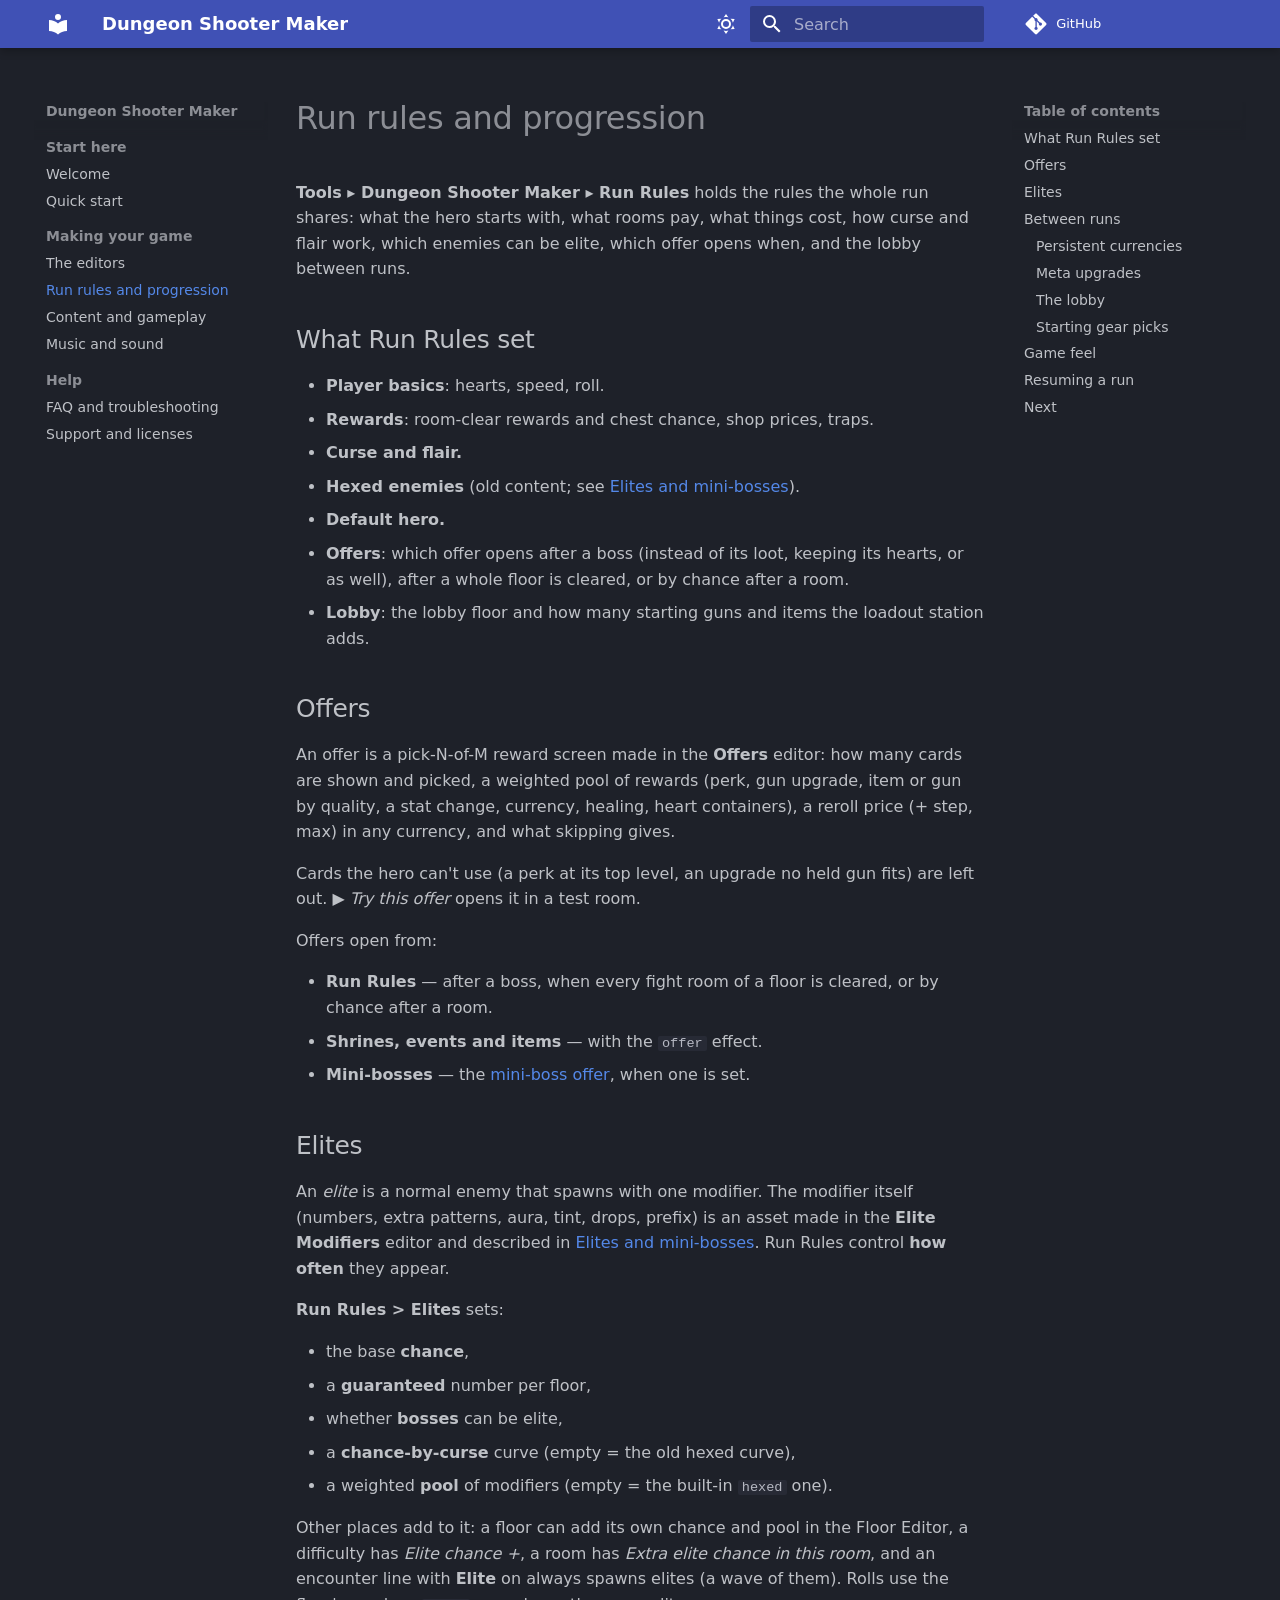
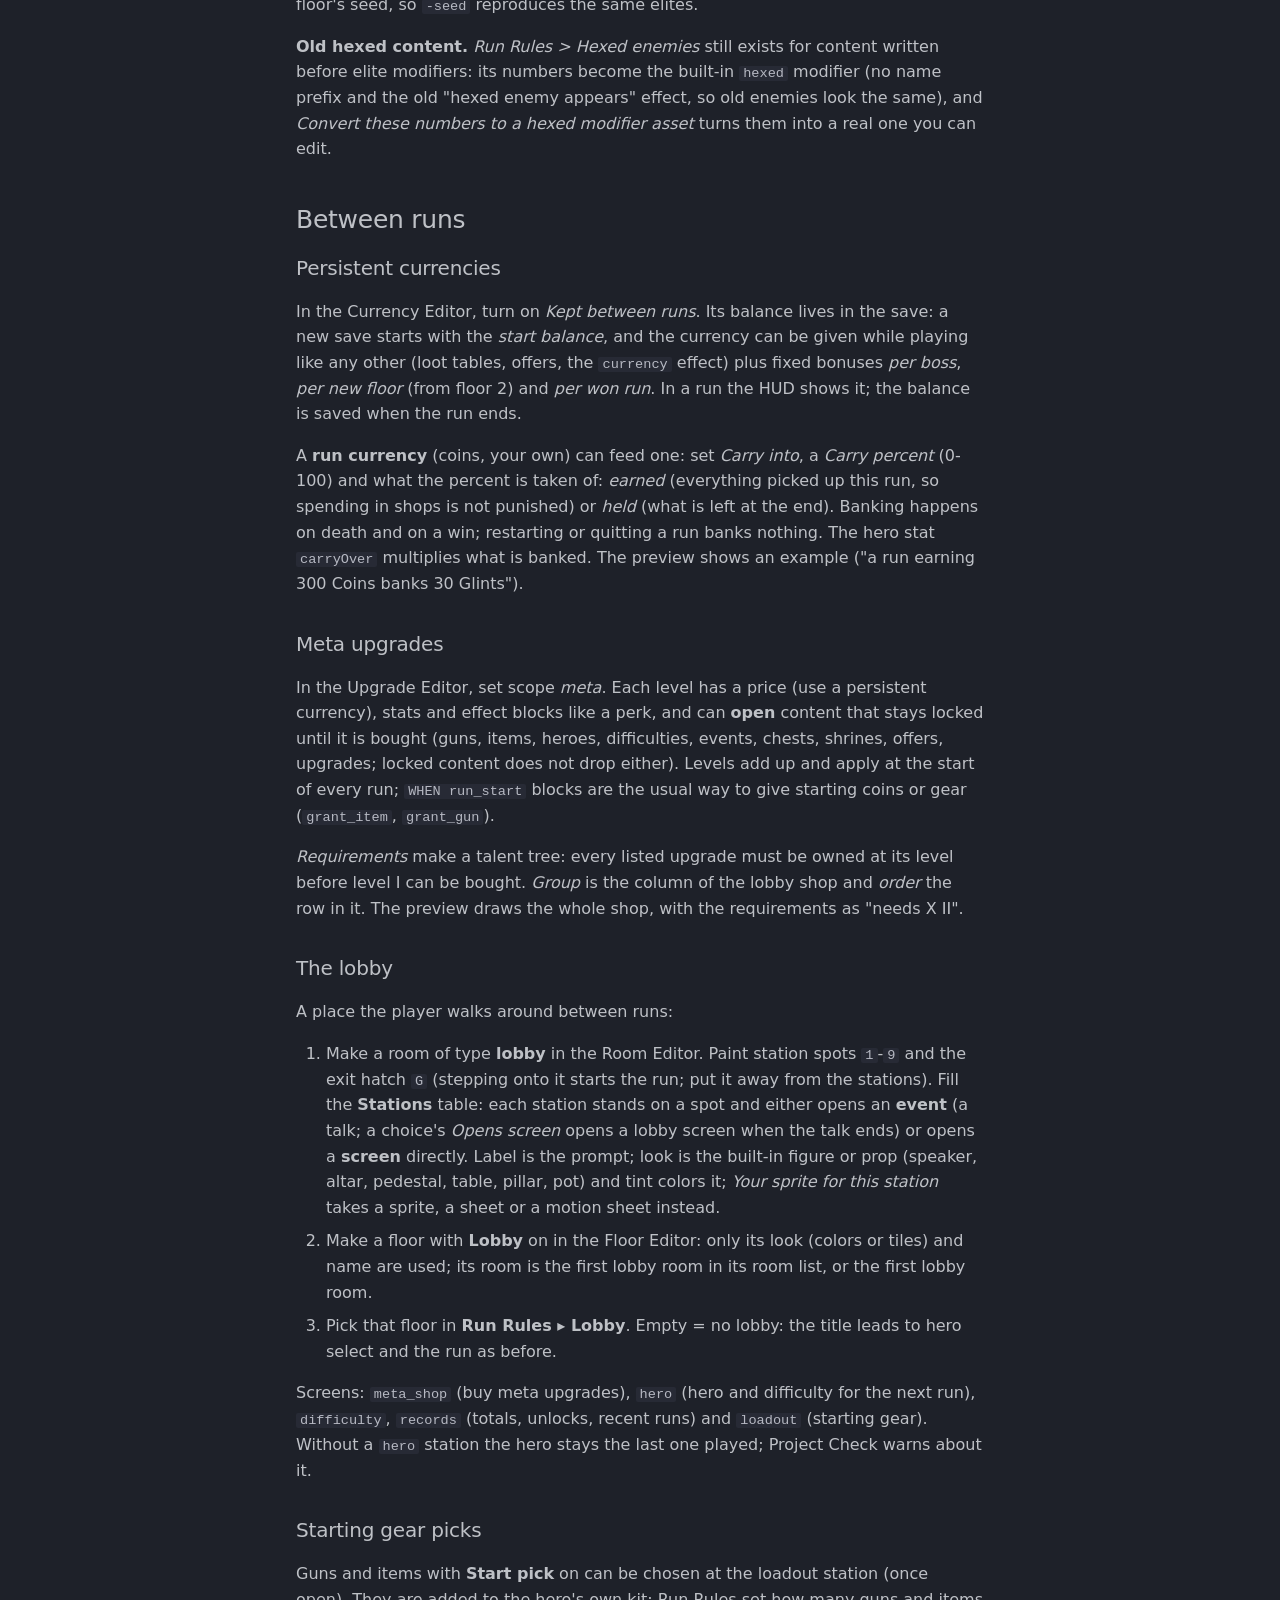
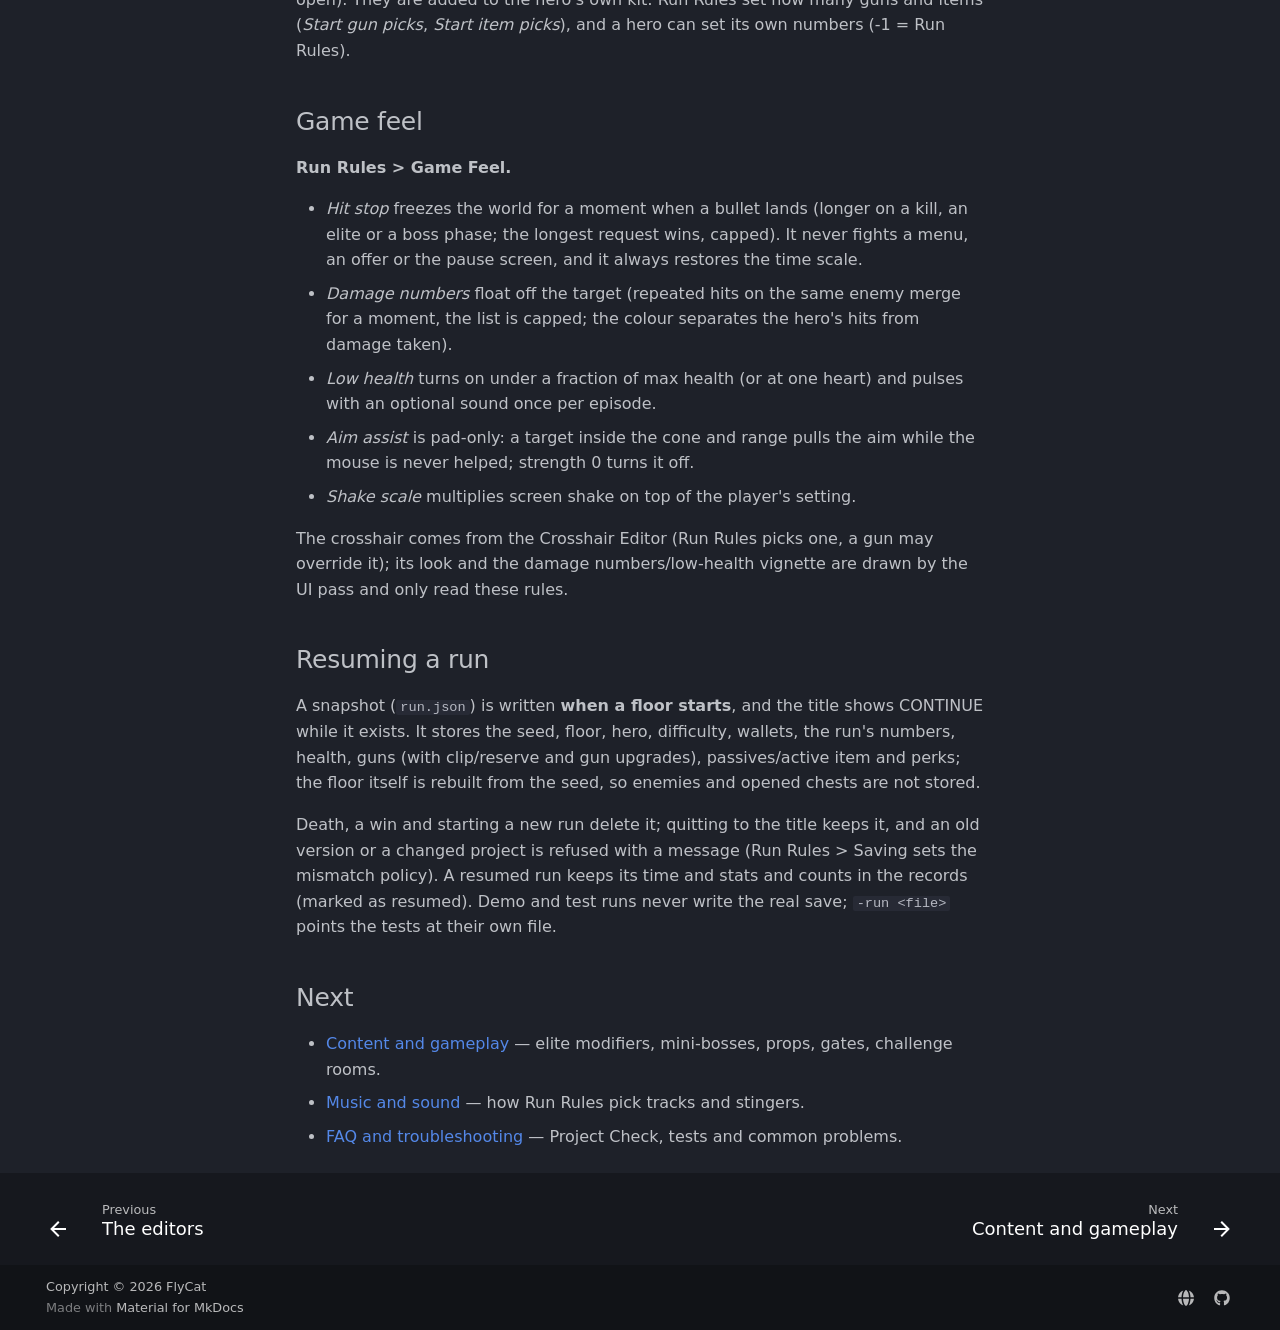
<file: run-rules/index.html>
<!doctype html>
<html lang="en" class="no-js">
  <head>
    
      <meta charset="utf-8">
      <meta name="viewport" content="width=device-width,initial-scale=1">
      
        <meta name="description" content="English manual for the Unity toolkit that makes top-down, room-by-room dungeon shooters from data.">
      
      
      
        <link rel="canonical" href="https://hyunter777.github.io/dungeon-shooter-maker-docs/run-rules/">
      
      
        <link rel="prev" href="../editors/">
      
      
        <link rel="next" href="../content/">
      
      
        
      
      
      <link rel="icon" href="../assets/images/favicon.png">
      <meta name="generator" content="mkdocs-1.6.1, mkdocs-material-9.8.0">
    
    
      
        <title>Run rules and progression - Dungeon Shooter Maker</title>
      
    
    
      <link rel="stylesheet" href="../assets/stylesheets/main.57a0d79d.min.css">
      
        
        <link rel="stylesheet" href="../assets/stylesheets/palette.fb2fffe2.min.css">
      
      


    
    
      
    
    
      
    
    
      <link rel="stylesheet" href="../assets/styles.css">
    
    <script>__md_scope=new URL("..",location),__md_hash=e=>[...e].reduce(((e,_)=>(e<<5)-e+_.charCodeAt(0)),0),__md_get=(e,_=localStorage,t=__md_scope)=>JSON.parse(_.getItem(t.pathname+"."+e)),__md_set=(e,_,t=localStorage,a=__md_scope)=>{try{t.setItem(a.pathname+"."+e,JSON.stringify(_))}catch(e){}}</script>
    
      

    
    
  </head>
  
  
    
    
      
    
    
    
    
    <body dir="ltr" data-md-color-scheme="slate" data-md-color-primary="indigo" data-md-color-accent="light-blue">
  
    
    <input class="md-toggle" data-md-toggle="drawer" type="checkbox" id="__drawer" autocomplete="off">
    <input class="md-toggle" data-md-toggle="search" type="checkbox" id="__search" autocomplete="off">
    <label class="md-overlay" for="__drawer"></label>
    <div data-md-component="skip">
      
        
        <a href="#run-rules-and-progression" class="md-skip">
          Skip to content
        </a>
      
    </div>
    <div data-md-component="announce">
      
    </div>
    
    
      

  

<header class="md-header md-header--shadow" data-md-component="header">
  <nav class="md-header__inner md-grid" aria-label="Header">
    <a href=".." title="Dungeon Shooter Maker" class="md-header__button md-logo" aria-label="Dungeon Shooter Maker" data-md-component="logo">
      
  
  <svg xmlns="http://www.w3.org/2000/svg" viewBox="0 0 24 24"><path d="M12 8a3 3 0 0 0 3-3 3 3 0 0 0-3-3 3 3 0 0 0-3 3 3 3 0 0 0 3 3m0 3.54C9.64 9.35 6.5 8 3 8v11c3.5 0 6.64 1.35 9 3.54 2.36-2.19 5.5-3.54 9-3.54V8c-3.5 0-6.64 1.35-9 3.54"/></svg>

    </a>
    <label class="md-header__button md-icon" for="__drawer">
      
      <svg xmlns="http://www.w3.org/2000/svg" viewBox="0 0 24 24"><path d="M3 6h18v2H3zm0 5h18v2H3zm0 5h18v2H3z"/></svg>
    </label>
    <div class="md-header__title" data-md-component="header-title">
      <div class="md-header__ellipsis">
        <div class="md-header__topic">
          <span class="md-ellipsis">
            Dungeon Shooter Maker
          </span>
        </div>
        <div class="md-header__topic" data-md-component="header-topic">
          <span class="md-ellipsis">
            
              Run rules and progression
            
          </span>
        </div>
      </div>
    </div>
    
      
        <form class="md-header__option" data-md-component="palette">
  
    
    
    
    <input class="md-option" data-md-color-media="" data-md-color-scheme="slate" data-md-color-primary="indigo" data-md-color-accent="light-blue"  aria-label="Switch to light mode"  type="radio" name="__palette" id="__palette_0">
    
      <label class="md-header__button md-icon" title="Switch to light mode" for="__palette_1" hidden>
        <svg xmlns="http://www.w3.org/2000/svg" viewBox="0 0 24 24"><path d="M12 7a5 5 0 0 1 5 5 5 5 0 0 1-5 5 5 5 0 0 1-5-5 5 5 0 0 1 5-5m0 2a3 3 0 0 0-3 3 3 3 0 0 0 3 3 3 3 0 0 0 3-3 3 3 0 0 0-3-3m0-7 2.39 3.42C13.65 5.15 12.84 5 12 5s-1.65.15-2.39.42zM3.34 7l4.16-.35A7.2 7.2 0 0 0 5.94 8.5c-.44.74-.69 1.5-.83 2.29zm.02 10 1.76-3.77a7.131 7.131 0 0 0 2.38 4.14zM20.65 7l-1.77 3.79a7.02 7.02 0 0 0-2.38-4.15zm-.01 10-4.14.36c.59-.51 1.12-1.14 1.54-1.86.42-.73.69-1.5.83-2.29zM12 22l-2.41-3.44c.74.27 1.55.44 2.41.44.82 0 1.63-.17 2.37-.44z"/></svg>
      </label>
    
  
    
    
    
    <input class="md-option" data-md-color-media="" data-md-color-scheme="default" data-md-color-primary="indigo" data-md-color-accent="light-blue"  aria-label="Switch to dark mode"  type="radio" name="__palette" id="__palette_1">
    
      <label class="md-header__button md-icon" title="Switch to dark mode" for="__palette_0" hidden>
        <svg xmlns="http://www.w3.org/2000/svg" viewBox="0 0 24 24"><path d="m17.75 4.09-2.53 1.94.91 3.06-2.63-1.81-2.63 1.81.91-3.06-2.53-1.94L12.44 4l1.06-3 1.06 3zm3.5 6.91-1.64 1.25.59 1.98-1.7-1.17-1.7 1.17.59-1.98L15.75 11l2.06-.05L18.5 9l.69 1.95zm-2.28 4.95c.83-.08 1.72 1.1 1.19 1.85-.32.45-.66.87-1.08 1.27C15.17 23 8.84 23 4.94 19.07c-3.91-3.9-3.91-10.24 0-14.14.4-.4.82-.76 1.27-1.08.75-.53 1.93.36 1.85 1.19-.27 2.86.69 5.83 2.89 8.02a9.96 9.96 0 0 0 8.02 2.89m-1.64 2.02a12.08 12.08 0 0 1-7.8-3.47c-2.17-2.19-3.33-5-3.49-7.82-2.81 3.14-2.7 7.96.31 10.98 3.02 3.01 7.84 3.12 10.98.31"/></svg>
      </label>
    
  
</form>
      
    
    
      <script>var palette=__md_get("__palette");if(palette&&palette.color){if("(prefers-color-scheme)"===palette.color.media){var media=matchMedia("(prefers-color-scheme: light)"),input=document.querySelector(media.matches?"[data-md-color-media='(prefers-color-scheme: light)']":"[data-md-color-media='(prefers-color-scheme: dark)']");palette.color.media=input.getAttribute("data-md-color-media"),palette.color.scheme=input.getAttribute("data-md-color-scheme"),palette.color.primary=input.getAttribute("data-md-color-primary"),palette.color.accent=input.getAttribute("data-md-color-accent")}for(var[key,value]of Object.entries(palette.color))document.body.setAttribute("data-md-color-"+key,value)}</script>
    
    
    
      
      
        <label class="md-header__button md-icon" for="__search">
          
          <svg xmlns="http://www.w3.org/2000/svg" viewBox="0 0 24 24"><path d="M9.5 3A6.5 6.5 0 0 1 16 9.5c0 1.61-.59 3.09-1.56 4.23l.27.27h.79l5 5-1.5 1.5-5-5v-.79l-.27-.27A6.52 6.52 0 0 1 9.5 16 6.5 6.5 0 0 1 3 9.5 6.5 6.5 0 0 1 9.5 3m0 2C7 5 5 7 5 9.5S7 14 9.5 14 14 12 14 9.5 12 5 9.5 5"/></svg>
        </label>
        <div class="md-search" data-md-component="search" role="dialog">
  <label class="md-search__overlay" for="__search"></label>
  <div class="md-search__inner" role="search">
    <form class="md-search__form" name="search">
      <input type="text" class="md-search__input" name="query" aria-label="Search" placeholder="Search" autocapitalize="off" autocorrect="off" autocomplete="off" spellcheck="false" data-md-component="search-query" required>
      <label class="md-search__icon md-icon" for="__search">
        
        <svg xmlns="http://www.w3.org/2000/svg" viewBox="0 0 24 24"><path d="M9.5 3A6.5 6.5 0 0 1 16 9.5c0 1.61-.59 3.09-1.56 4.23l.27.27h.79l5 5-1.5 1.5-5-5v-.79l-.27-.27A6.52 6.52 0 0 1 9.5 16 6.5 6.5 0 0 1 3 9.5 6.5 6.5 0 0 1 9.5 3m0 2C7 5 5 7 5 9.5S7 14 9.5 14 14 12 14 9.5 12 5 9.5 5"/></svg>
        
        <svg xmlns="http://www.w3.org/2000/svg" viewBox="0 0 24 24"><path d="M20 11v2H8l5.5 5.5-1.42 1.42L4.16 12l7.92-7.92L13.5 5.5 8 11z"/></svg>
      </label>
      <nav class="md-search__options" aria-label="Search">
        
        <button type="reset" class="md-search__icon md-icon" title="Clear" aria-label="Clear" tabindex="-1">
          
          <svg xmlns="http://www.w3.org/2000/svg" viewBox="0 0 24 24"><path d="M19 6.41 17.59 5 12 10.59 6.41 5 5 6.41 10.59 12 5 17.59 6.41 19 12 13.41 17.59 19 19 17.59 13.41 12z"/></svg>
        </button>
      </nav>
      
        <div class="md-search__suggest" data-md-component="search-suggest"></div>
      
    </form>
    <div class="md-search__output">
      <div class="md-search__scrollwrap" tabindex="0" data-md-scrollfix>
        <div class="md-search-result" data-md-component="search-result">
          <div class="md-search-result__meta">
            Initializing search
          </div>
          <ol class="md-search-result__list" role="presentation"></ol>
        </div>
      </div>
    </div>
  </div>
</div>
      
    
    
      <div class="md-header__source">
        <a href="https://github.com/hyunter777/dungeon-shooter-maker-docs" title="Go to repository" class="md-source" data-md-component="source">
  <div class="md-source__icon md-icon">
    
    <svg xmlns="http://www.w3.org/2000/svg" viewBox="0 0 448 512"><!--! Font Awesome Free 7.1.0 by @fontawesome - https://fontawesome.com License - https://fontawesome.com/license/free (Icons: CC BY 4.0, Fonts: SIL OFL 1.1, Code: MIT License) Copyright 2025 Fonticons, Inc.--><path d="M439.6 236.1 244 40.5c-5.4-5.5-12.8-8.5-20.4-8.5s-15 3-20.4 8.4L162.5 81l51.5 51.5c27.1-9.1 52.7 16.8 43.4 43.7l49.7 49.7c34.2-11.8 61.2 31 35.5 56.7-26.5 26.5-70.2-2.9-56-37.3L240.3 199v121.9c25.3 12.5 22.3 41.8 9.1 55-6.4 6.4-15.2 10.1-24.3 10.1s-17.8-3.6-24.3-10.1c-17.6-17.6-11.1-46.9 11.2-56v-123c-20.8-8.5-24.6-30.7-18.6-45L142.6 101 8.5 235.1C3 240.6 0 247.9 0 255.5s3 15 8.5 20.4l195.6 195.7c5.4 5.4 12.7 8.4 20.4 8.4s15-3 20.4-8.4l194.7-194.7c5.4-5.4 8.4-12.8 8.4-20.4s-3-15-8.4-20.4"/></svg>
  </div>
  <div class="md-source__repository">
    GitHub
  </div>
</a>
      </div>
    
  </nav>
  
</header>
    
    <div class="md-container" data-md-component="container">
      
      
        
          
        
      
      <main class="md-main" data-md-component="main">
        <div class="md-main__inner md-grid">
          
            
              
              <div class="md-sidebar md-sidebar--primary" data-md-component="sidebar" data-md-type="navigation" >
                <div class="md-sidebar__scrollwrap">
                  <div class="md-sidebar__inner">
                    



<nav class="md-nav md-nav--primary" aria-label="Navigation" data-md-level="0">
  <label class="md-nav__title" for="__drawer">
    <a href=".." title="Dungeon Shooter Maker" class="md-nav__button md-logo" aria-label="Dungeon Shooter Maker" data-md-component="logo">
      
  
  <svg xmlns="http://www.w3.org/2000/svg" viewBox="0 0 24 24"><path d="M12 8a3 3 0 0 0 3-3 3 3 0 0 0-3-3 3 3 0 0 0-3 3 3 3 0 0 0 3 3m0 3.54C9.64 9.35 6.5 8 3 8v11c3.5 0 6.64 1.35 9 3.54 2.36-2.19 5.5-3.54 9-3.54V8c-3.5 0-6.64 1.35-9 3.54"/></svg>

    </a>
    Dungeon Shooter Maker
  </label>
  
    <div class="md-nav__source">
      <a href="https://github.com/hyunter777/dungeon-shooter-maker-docs" title="Go to repository" class="md-source" data-md-component="source">
  <div class="md-source__icon md-icon">
    
    <svg xmlns="http://www.w3.org/2000/svg" viewBox="0 0 448 512"><!--! Font Awesome Free 7.1.0 by @fontawesome - https://fontawesome.com License - https://fontawesome.com/license/free (Icons: CC BY 4.0, Fonts: SIL OFL 1.1, Code: MIT License) Copyright 2025 Fonticons, Inc.--><path d="M439.6 236.1 244 40.5c-5.4-5.5-12.8-8.5-20.4-8.5s-15 3-20.4 8.4L162.5 81l51.5 51.5c27.1-9.1 52.7 16.8 43.4 43.7l49.7 49.7c34.2-11.8 61.2 31 35.5 56.7-26.5 26.5-70.2-2.9-56-37.3L240.3 199v121.9c25.3 12.5 22.3 41.8 9.1 55-6.4 6.4-15.2 10.1-24.3 10.1s-17.8-3.6-24.3-10.1c-17.6-17.6-11.1-46.9 11.2-56v-123c-20.8-8.5-24.6-30.7-18.6-45L142.6 101 8.5 235.1C3 240.6 0 247.9 0 255.5s3 15 8.5 20.4l195.6 195.7c5.4 5.4 12.7 8.4 20.4 8.4s15-3 20.4-8.4l194.7-194.7c5.4-5.4 8.4-12.8 8.4-20.4s-3-15-8.4-20.4"/></svg>
  </div>
  <div class="md-source__repository">
    GitHub
  </div>
</a>
    </div>
  
  <ul class="md-nav__list" data-md-scrollfix>
    
      
      
  
  
  
  
    
    
    
    
      
        
        
      
    
    
    <li class="md-nav__item md-nav__item--section md-nav__item--nested">
      
        
        
        <input class="md-nav__toggle md-toggle " type="checkbox" id="__nav_1" >
        
          
          <label class="md-nav__link" for="__nav_1" id="__nav_1_label" tabindex="">
            
  
  
  <span class="md-ellipsis">
    
  
    Start here
  

    
  </span>
  
  

            <span class="md-nav__icon md-icon"></span>
          </label>
        
        <nav class="md-nav" data-md-level="1" aria-labelledby="__nav_1_label" aria-expanded="false">
          <label class="md-nav__title" for="__nav_1">
            <span class="md-nav__icon md-icon"></span>
            
  
    Start here
  

          </label>
          <ul class="md-nav__list" data-md-scrollfix>
            
              
                
  
  
  
  
    <li class="md-nav__item">
      <a href=".." class="md-nav__link">
        
  
  
  <span class="md-ellipsis">
    
  
    Welcome
  

    
  </span>
  
  

      </a>
    </li>
  

              
            
              
                
  
  
  
  
    <li class="md-nav__item">
      <a href="../quick-start/" class="md-nav__link">
        
  
  
  <span class="md-ellipsis">
    
  
    Quick start
  

    
  </span>
  
  

      </a>
    </li>
  

              
            
          </ul>
        </nav>
      
    </li>
  

    
      
      
  
  
    
  
  
  
    
    
    
    
      
        
        
      
    
    
    <li class="md-nav__item md-nav__item--active md-nav__item--section md-nav__item--nested">
      
        
        
        <input class="md-nav__toggle md-toggle " type="checkbox" id="__nav_2" checked>
        
          
          <label class="md-nav__link" for="__nav_2" id="__nav_2_label" tabindex="">
            
  
  
  <span class="md-ellipsis">
    
  
    Making your game
  

    
  </span>
  
  

            <span class="md-nav__icon md-icon"></span>
          </label>
        
        <nav class="md-nav" data-md-level="1" aria-labelledby="__nav_2_label" aria-expanded="true">
          <label class="md-nav__title" for="__nav_2">
            <span class="md-nav__icon md-icon"></span>
            
  
    Making your game
  

          </label>
          <ul class="md-nav__list" data-md-scrollfix>
            
              
                
  
  
  
  
    <li class="md-nav__item">
      <a href="../editors/" class="md-nav__link">
        
  
  
  <span class="md-ellipsis">
    
  
    The editors
  

    
  </span>
  
  

      </a>
    </li>
  

              
            
              
                
  
  
    
  
  
  
    <li class="md-nav__item md-nav__item--active">
      
      <input class="md-nav__toggle md-toggle" type="checkbox" id="__toc">
      
      
        
      
      
        <label class="md-nav__link md-nav__link--active" for="__toc">
          
  
  
  <span class="md-ellipsis">
    
  
    Run rules and progression
  

    
  </span>
  
  

          <span class="md-nav__icon md-icon"></span>
        </label>
      
      <a href="./" class="md-nav__link md-nav__link--active">
        
  
  
  <span class="md-ellipsis">
    
  
    Run rules and progression
  

    
  </span>
  
  

      </a>
      
        

<nav class="md-nav md-nav--secondary" aria-label="Table of contents">
  
  
  
    
  
  
    <label class="md-nav__title" for="__toc">
      <span class="md-nav__icon md-icon"></span>
      Table of contents
    </label>
    <ul class="md-nav__list" data-md-component="toc" data-md-scrollfix>
      
        <li class="md-nav__item">
  <a href="#what-run-rules-set" class="md-nav__link">
    <span class="md-ellipsis">
      
        What Run Rules set
      
    </span>
  </a>
  
</li>
      
        <li class="md-nav__item">
  <a href="#offers" class="md-nav__link">
    <span class="md-ellipsis">
      
        Offers
      
    </span>
  </a>
  
</li>
      
        <li class="md-nav__item">
  <a href="#elites" class="md-nav__link">
    <span class="md-ellipsis">
      
        Elites
      
    </span>
  </a>
  
</li>
      
        <li class="md-nav__item">
  <a href="#between-runs" class="md-nav__link">
    <span class="md-ellipsis">
      
        Between runs
      
    </span>
  </a>
  
    <nav class="md-nav" aria-label="Between runs">
      <ul class="md-nav__list">
        
          <li class="md-nav__item">
  <a href="#persistent-currencies" class="md-nav__link">
    <span class="md-ellipsis">
      
        Persistent currencies
      
    </span>
  </a>
  
</li>
        
          <li class="md-nav__item">
  <a href="#meta-upgrades" class="md-nav__link">
    <span class="md-ellipsis">
      
        Meta upgrades
      
    </span>
  </a>
  
</li>
        
          <li class="md-nav__item">
  <a href="#the-lobby" class="md-nav__link">
    <span class="md-ellipsis">
      
        The lobby
      
    </span>
  </a>
  
</li>
        
          <li class="md-nav__item">
  <a href="#starting-gear-picks" class="md-nav__link">
    <span class="md-ellipsis">
      
        Starting gear picks
      
    </span>
  </a>
  
</li>
        
      </ul>
    </nav>
  
</li>
      
        <li class="md-nav__item">
  <a href="#game-feel" class="md-nav__link">
    <span class="md-ellipsis">
      
        Game feel
      
    </span>
  </a>
  
</li>
      
        <li class="md-nav__item">
  <a href="#resuming-a-run" class="md-nav__link">
    <span class="md-ellipsis">
      
        Resuming a run
      
    </span>
  </a>
  
</li>
      
        <li class="md-nav__item">
  <a href="#next" class="md-nav__link">
    <span class="md-ellipsis">
      
        Next
      
    </span>
  </a>
  
</li>
      
    </ul>
  
</nav>
      
    </li>
  

              
            
              
                
  
  
  
  
    <li class="md-nav__item">
      <a href="../content/" class="md-nav__link">
        
  
  
  <span class="md-ellipsis">
    
  
    Content and gameplay
  

    
  </span>
  
  

      </a>
    </li>
  

              
            
              
                
  
  
  
  
    <li class="md-nav__item">
      <a href="../music-sfx/" class="md-nav__link">
        
  
  
  <span class="md-ellipsis">
    
  
    Music and sound
  

    
  </span>
  
  

      </a>
    </li>
  

              
            
          </ul>
        </nav>
      
    </li>
  

    
      
      
  
  
  
  
    
    
    
    
      
        
        
      
    
    
    <li class="md-nav__item md-nav__item--section md-nav__item--nested">
      
        
        
        <input class="md-nav__toggle md-toggle " type="checkbox" id="__nav_3" >
        
          
          <label class="md-nav__link" for="__nav_3" id="__nav_3_label" tabindex="">
            
  
  
  <span class="md-ellipsis">
    
  
    Help
  

    
  </span>
  
  

            <span class="md-nav__icon md-icon"></span>
          </label>
        
        <nav class="md-nav" data-md-level="1" aria-labelledby="__nav_3_label" aria-expanded="false">
          <label class="md-nav__title" for="__nav_3">
            <span class="md-nav__icon md-icon"></span>
            
  
    Help
  

          </label>
          <ul class="md-nav__list" data-md-scrollfix>
            
              
                
  
  
  
  
    <li class="md-nav__item">
      <a href="../faq/" class="md-nav__link">
        
  
  
  <span class="md-ellipsis">
    
  
    FAQ and troubleshooting
  

    
  </span>
  
  

      </a>
    </li>
  

              
            
              
                
  
  
  
  
    <li class="md-nav__item">
      <a href="../support/" class="md-nav__link">
        
  
  
  <span class="md-ellipsis">
    
  
    Support and licenses
  

    
  </span>
  
  

      </a>
    </li>
  

              
            
          </ul>
        </nav>
      
    </li>
  

    
  </ul>
</nav>
                  </div>
                </div>
              </div>
            
            
              
              <div class="md-sidebar md-sidebar--secondary" data-md-component="sidebar" data-md-type="toc" >
                <div class="md-sidebar__scrollwrap">
                  <div class="md-sidebar__inner">
                    

<nav class="md-nav md-nav--secondary" aria-label="Table of contents">
  
  
  
    
  
  
    <label class="md-nav__title" for="__toc">
      <span class="md-nav__icon md-icon"></span>
      Table of contents
    </label>
    <ul class="md-nav__list" data-md-component="toc" data-md-scrollfix>
      
        <li class="md-nav__item">
  <a href="#what-run-rules-set" class="md-nav__link">
    <span class="md-ellipsis">
      
        What Run Rules set
      
    </span>
  </a>
  
</li>
      
        <li class="md-nav__item">
  <a href="#offers" class="md-nav__link">
    <span class="md-ellipsis">
      
        Offers
      
    </span>
  </a>
  
</li>
      
        <li class="md-nav__item">
  <a href="#elites" class="md-nav__link">
    <span class="md-ellipsis">
      
        Elites
      
    </span>
  </a>
  
</li>
      
        <li class="md-nav__item">
  <a href="#between-runs" class="md-nav__link">
    <span class="md-ellipsis">
      
        Between runs
      
    </span>
  </a>
  
    <nav class="md-nav" aria-label="Between runs">
      <ul class="md-nav__list">
        
          <li class="md-nav__item">
  <a href="#persistent-currencies" class="md-nav__link">
    <span class="md-ellipsis">
      
        Persistent currencies
      
    </span>
  </a>
  
</li>
        
          <li class="md-nav__item">
  <a href="#meta-upgrades" class="md-nav__link">
    <span class="md-ellipsis">
      
        Meta upgrades
      
    </span>
  </a>
  
</li>
        
          <li class="md-nav__item">
  <a href="#the-lobby" class="md-nav__link">
    <span class="md-ellipsis">
      
        The lobby
      
    </span>
  </a>
  
</li>
        
          <li class="md-nav__item">
  <a href="#starting-gear-picks" class="md-nav__link">
    <span class="md-ellipsis">
      
        Starting gear picks
      
    </span>
  </a>
  
</li>
        
      </ul>
    </nav>
  
</li>
      
        <li class="md-nav__item">
  <a href="#game-feel" class="md-nav__link">
    <span class="md-ellipsis">
      
        Game feel
      
    </span>
  </a>
  
</li>
      
        <li class="md-nav__item">
  <a href="#resuming-a-run" class="md-nav__link">
    <span class="md-ellipsis">
      
        Resuming a run
      
    </span>
  </a>
  
</li>
      
        <li class="md-nav__item">
  <a href="#next" class="md-nav__link">
    <span class="md-ellipsis">
      
        Next
      
    </span>
  </a>
  
</li>
      
    </ul>
  
</nav>
                  </div>
                </div>
              </div>
            
          
          
            <div class="md-content" data-md-component="content">
              
              <article class="md-content__inner md-typeset">
                
                  



<h1 id="run-rules-and-progression">Run rules and progression<a class="headerlink" href="#run-rules-and-progression" title="Permanent link">&para;</a></h1>
<p><strong>Tools ▸ Dungeon Shooter Maker ▸ Run Rules</strong> holds the rules the whole run shares: what the hero starts with, what
rooms pay, what things cost, how curse and flair work, which enemies can be elite, which offer opens when, and the
lobby between runs.</p>
<!-- TODO(screenshot): Run Rules window, saved as assets/images/run-rules.png -->

<h2 id="what-run-rules-set">What Run Rules set<a class="headerlink" href="#what-run-rules-set" title="Permanent link">&para;</a></h2>
<ul>
<li><strong>Player basics</strong>: hearts, speed, roll.</li>
<li><strong>Rewards</strong>: room-clear rewards and chest chance, shop prices, traps.</li>
<li><strong>Curse and flair.</strong></li>
<li><strong>Hexed enemies</strong> (old content; see <a href="../content/#elites-and-mini-bosses">Elites and mini-bosses</a>).</li>
<li><strong>Default hero.</strong></li>
<li><strong>Offers</strong>: which offer opens after a boss (instead of its loot, keeping its hearts, or as well), after a whole
  floor is cleared, or by chance after a room.</li>
<li><strong>Lobby</strong>: the lobby floor and how many starting guns and items the loadout station adds.</li>
</ul>
<h2 id="offers">Offers<a class="headerlink" href="#offers" title="Permanent link">&para;</a></h2>
<p>An offer is a pick-N-of-M reward screen made in the <strong>Offers</strong> editor: how many cards are shown and picked, a
weighted pool of rewards (perk, gun upgrade, item or gun by quality, a stat change, currency, healing, heart
containers), a reroll price (+ step, max) in any currency, and what skipping gives.</p>
<p>Cards the hero can't use (a perk at its top level, an upgrade no held gun fits) are left out. ▶ <em>Try this offer</em> opens
it in a test room.</p>
<p>Offers open from:</p>
<ul>
<li><strong>Run Rules</strong> — after a boss, when every fight room of a floor is cleared, or by chance after a room.</li>
<li><strong>Shrines, events and items</strong> — with the <code>offer</code> effect.</li>
<li><strong>Mini-bosses</strong> — the <a href="../content/#elites-and-mini-bosses">mini-boss offer</a>, when one is set.</li>
</ul>
<h2 id="elites">Elites<a class="headerlink" href="#elites" title="Permanent link">&para;</a></h2>
<p>An <em>elite</em> is a normal enemy that spawns with one modifier. The modifier itself (numbers, extra patterns, aura,
tint, drops, prefix) is an asset made in the <strong>Elite Modifiers</strong> editor and described in
<a href="../content/#elites-and-mini-bosses">Elites and mini-bosses</a>. Run Rules control <strong>how often</strong> they appear.</p>
<p><strong>Run Rules &gt; Elites</strong> sets:</p>
<ul>
<li>the base <strong>chance</strong>,</li>
<li>a <strong>guaranteed</strong> number per floor,</li>
<li>whether <strong>bosses</strong> can be elite,</li>
<li>a <strong>chance-by-curse</strong> curve (empty = the old hexed curve),</li>
<li>a weighted <strong>pool</strong> of modifiers (empty = the built-in <code>hexed</code> one).</li>
</ul>
<p>Other places add to it: a floor can add its own chance and pool in the Floor Editor, a difficulty has <em>Elite chance
+</em>, a room has <em>Extra elite chance in this room</em>, and an encounter line with <strong>Elite</strong> on always spawns elites (a wave
of them). Rolls use the floor's seed, so <code>-seed</code> reproduces the same elites.</p>
<p><strong>Old hexed content.</strong> <em>Run Rules &gt; Hexed enemies</em> still exists for content written before elite modifiers: its
numbers become the built-in <code>hexed</code> modifier (no name prefix and the old "hexed enemy appears" effect, so old enemies
look the same), and <em>Convert these numbers to a hexed modifier asset</em> turns them into a real one you can edit.</p>
<h2 id="between-runs">Between runs<a class="headerlink" href="#between-runs" title="Permanent link">&para;</a></h2>
<h3 id="persistent-currencies">Persistent currencies<a class="headerlink" href="#persistent-currencies" title="Permanent link">&para;</a></h3>
<p>In the Currency Editor, turn on <em>Kept between runs</em>. Its balance lives in the save: a new save starts with the <em>start
balance</em>, and the currency can be given while playing like any other (loot tables, offers, the <code>currency</code> effect)
plus fixed bonuses <em>per boss</em>, <em>per new floor</em> (from floor 2) and <em>per won run</em>. In a run the HUD shows it; the
balance is saved when the run ends.</p>
<p>A <strong>run currency</strong> (coins, your own) can feed one: set <em>Carry into</em>, a <em>Carry percent</em> (0-100) and what the percent is
taken of: <em>earned</em> (everything picked up this run, so spending in shops is not punished) or <em>held</em> (what is left at
the end). Banking happens on death and on a win; restarting or quitting a run banks nothing. The hero stat
<code>carryOver</code> multiplies what is banked. The preview shows an example ("a run earning 300 Coins banks 30 Glints").</p>
<h3 id="meta-upgrades">Meta upgrades<a class="headerlink" href="#meta-upgrades" title="Permanent link">&para;</a></h3>
<p>In the Upgrade Editor, set scope <em>meta</em>. Each level has a price (use a persistent currency), stats and effect blocks
like a perk, and can <strong>open</strong> content that stays locked until it is bought (guns, items, heroes, difficulties,
events, chests, shrines, offers, upgrades; locked content does not drop either). Levels add up and apply at the start
of every run; <code>WHEN run_start</code> blocks are the usual way to give starting coins or gear (<code>grant_item</code>, <code>grant_gun</code>).</p>
<p><em>Requirements</em> make a talent tree: every listed upgrade must be owned at its level before level I can be bought.
<em>Group</em> is the column of the lobby shop and <em>order</em> the row in it. The preview draws the whole shop, with the
requirements as "needs X II".</p>
<h3 id="the-lobby">The lobby<a class="headerlink" href="#the-lobby" title="Permanent link">&para;</a></h3>
<p>A place the player walks around between runs:</p>
<ol>
<li>Make a room of type <strong>lobby</strong> in the Room Editor. Paint station spots <code>1</code>-<code>9</code> and the exit hatch <code>G</code> (stepping
   onto it starts the run; put it away from the stations). Fill the <strong>Stations</strong> table: each station stands on a spot
   and either opens an <strong>event</strong> (a talk; a choice's <em>Opens screen</em> opens a lobby screen when the talk ends) or opens
   a <strong>screen</strong> directly. Label is the prompt; look is the built-in figure or prop (speaker, altar, pedestal, table,
   pillar, pot) and tint colors it; <em>Your sprite for this station</em> takes a sprite, a sheet or a motion sheet instead.</li>
<li>Make a floor with <strong>Lobby</strong> on in the Floor Editor: only its look (colors or tiles) and name are used; its room is
   the first lobby room in its room list, or the first lobby room.</li>
<li>Pick that floor in <strong>Run Rules ▸ Lobby</strong>. Empty = no lobby: the title leads to hero select and the run as before.</li>
</ol>
<p>Screens: <code>meta_shop</code> (buy meta upgrades), <code>hero</code> (hero and difficulty for the next run), <code>difficulty</code>, <code>records</code>
(totals, unlocks, recent runs) and <code>loadout</code> (starting gear). Without a <code>hero</code> station the hero stays the last one
played; Project Check warns about it.</p>
<h3 id="starting-gear-picks">Starting gear picks<a class="headerlink" href="#starting-gear-picks" title="Permanent link">&para;</a></h3>
<p>Guns and items with <strong>Start pick</strong> on can be chosen at the loadout station (once open). They are added to the hero's
own kit: Run Rules set how many guns and items (<em>Start gun picks</em>, <em>Start item picks</em>), and a hero can set its own
numbers (-1 = Run Rules).</p>
<h2 id="game-feel">Game feel<a class="headerlink" href="#game-feel" title="Permanent link">&para;</a></h2>
<p><strong>Run Rules &gt; Game Feel.</strong></p>
<ul>
<li><em>Hit stop</em> freezes the world for a moment when a bullet lands (longer on a kill, an elite or a boss phase; the
  longest request wins, capped). It never fights a menu, an offer or the pause screen, and it always restores the time
  scale.</li>
<li><em>Damage numbers</em> float off the target (repeated hits on the same enemy merge for a moment, the list is capped; the
  colour separates the hero's hits from damage taken).</li>
<li><em>Low health</em> turns on under a fraction of max health (or at one heart) and pulses with an optional sound once per
  episode.</li>
<li><em>Aim assist</em> is pad-only: a target inside the cone and range pulls the aim while the mouse is never helped;
  strength 0 turns it off.</li>
<li><em>Shake scale</em> multiplies screen shake on top of the player's setting.</li>
</ul>
<p>The crosshair comes from the Crosshair Editor (Run Rules picks one, a gun may override it); its look and the damage
numbers/low-health vignette are drawn by the UI pass and only read these rules.</p>
<h2 id="resuming-a-run">Resuming a run<a class="headerlink" href="#resuming-a-run" title="Permanent link">&para;</a></h2>
<p>A snapshot (<code>run.json</code>) is written <strong>when a floor starts</strong>, and the title shows CONTINUE while it exists. It stores
the seed, floor, hero, difficulty, wallets, the run's numbers, health, guns (with clip/reserve and gun upgrades),
passives/active item and perks; the floor itself is rebuilt from the seed, so enemies and opened chests are not
stored.</p>
<p>Death, a win and starting a new run delete it; quitting to the title keeps it, and an old version or a changed
project is refused with a message (Run Rules &gt; Saving sets the mismatch policy). A resumed run keeps its time and
stats and counts in the records (marked as resumed). Demo and test runs never write the real save; <code>-run &lt;file&gt;</code>
points the tests at their own file.</p>
<h2 id="next">Next<a class="headerlink" href="#next" title="Permanent link">&para;</a></h2>
<ul>
<li><a href="../content/">Content and gameplay</a> — elite modifiers, mini-bosses, props, gates, challenge rooms.</li>
<li><a href="../music-sfx/">Music and sound</a> — how Run Rules pick tracks and stingers.</li>
<li><a href="../faq/">FAQ and troubleshooting</a> — Project Check, tests and common problems.</li>
</ul>












                
              </article>
            </div>
          
          
<script>var target=document.getElementById(location.hash.slice(1));target&&target.name&&(target.checked=target.name.startsWith("__tabbed_"))</script>
        </div>
        
          <button type="button" class="md-top md-icon" data-md-component="top" hidden>
  
  <svg xmlns="http://www.w3.org/2000/svg" viewBox="0 0 24 24"><path d="M13 20h-2V8l-5.5 5.5-1.42-1.42L12 4.16l7.92 7.92-1.42 1.42L13 8z"/></svg>
  Back to top
</button>
        
      </main>
      
        <footer class="md-footer">
  
    
      
      <nav class="md-footer__inner md-grid" aria-label="Footer" >
        
          
          <a href="../editors/" class="md-footer__link md-footer__link--prev" aria-label="Previous: The editors">
            <div class="md-footer__button md-icon">
              
              <svg xmlns="http://www.w3.org/2000/svg" viewBox="0 0 24 24"><path d="M20 11v2H8l5.5 5.5-1.42 1.42L4.16 12l7.92-7.92L13.5 5.5 8 11z"/></svg>
            </div>
            <div class="md-footer__title">
              <span class="md-footer__direction">
                Previous
              </span>
              <div class="md-ellipsis">
                The editors
              </div>
            </div>
          </a>
        
        
          
          <a href="../content/" class="md-footer__link md-footer__link--next" aria-label="Next: Content and gameplay">
            <div class="md-footer__title">
              <span class="md-footer__direction">
                Next
              </span>
              <div class="md-ellipsis">
                Content and gameplay
              </div>
            </div>
            <div class="md-footer__button md-icon">
              
              <svg xmlns="http://www.w3.org/2000/svg" viewBox="0 0 24 24"><path d="M4 11v2h12l-5.5 5.5 1.42 1.42L19.84 12l-7.92-7.92L10.5 5.5 16 11z"/></svg>
            </div>
          </a>
        
      </nav>
    
  
  <div class="md-footer-meta md-typeset">
    <div class="md-footer-meta__inner md-grid">
      <div class="md-copyright">
  
    <div class="md-copyright__highlight">
      Copyright © 2026 FlyCat
    </div>
  
  
    Made with
    <a href="https://squidfunk.github.io/mkdocs-material/" target="_blank" rel="noopener">
      Material for MkDocs
    </a>
  
</div>
      
        
<div class="md-social">
  
    
    
    
    
    <a href="https://www.flycat.co.kr" target="_blank" rel="noopener" title="FlyCat" class="md-social__link">
      <svg xmlns="http://www.w3.org/2000/svg" viewBox="0 0 512 512"><!--! Font Awesome Free 7.1.0 by @fontawesome - https://fontawesome.com License - https://fontawesome.com/license/free (Icons: CC BY 4.0, Fonts: SIL OFL 1.1, Code: MIT License) Copyright 2025 Fonticons, Inc.--><path d="M351.9 280H161c2.9 64.5 17.2 123.9 37.5 167.4 11.4 24.5 23.7 41.8 35.1 52.4 11.2 10.5 18.9 12.2 22.9 12.2s11.7-1.7 22.9-12.2c11.4-10.6 23.7-28 35.1-52.4 20.3-43.5 34.6-102.9 37.5-167.4zm-191-48h190.9c-2.8-64.5-17.1-123.9-37.4-167.4-11.4-24.4-23.7-41.8-35.1-52.4C268.1 1.7 260.4 0 256.4 0s-11.7 1.7-22.9 12.2c-11.4 10.6-23.7 28-35.1 52.4-20.3 43.5-34.6 102.9-37.5 167.4m-48 0c3.5-85.6 25.6-165.1 57.9-217.3C78.7 47.3 10.9 131.2 1.5 232zM1.5 280c9.4 100.8 77.2 184.7 169.3 217.3-32.3-52.2-54.4-131.7-57.9-217.3zm398.4 0c-3.5 85.6-25.6 165.1-57.9 217.3 92.1-32.7 159.9-116.5 169.3-217.3zm111.4-48C501.9 131.2 434.1 47.3 342 14.7c32.3 52.2 54.4 131.7 57.9 217.3z"/></svg>
    </a>
  
    
    
    
    
    <a href="https://github.com/hyunter777/dungeon-shooter-maker-docs/discussions/categories/q-a" target="_blank" rel="noopener" title="Q&amp;A" class="md-social__link">
      <svg xmlns="http://www.w3.org/2000/svg" viewBox="0 0 512 512"><!--! Font Awesome Free 7.1.0 by @fontawesome - https://fontawesome.com License - https://fontawesome.com/license/free (Icons: CC BY 4.0, Fonts: SIL OFL 1.1, Code: MIT License) Copyright 2025 Fonticons, Inc.--><path d="M173.9 397.4c0 2-2.3 3.6-5.2 3.6-3.3.3-5.6-1.3-5.6-3.6 0-2 2.3-3.6 5.2-3.6 3-.3 5.6 1.3 5.6 3.6m-31.1-4.5c-.7 2 1.3 4.3 4.3 4.9 2.6 1 5.6 0 6.2-2s-1.3-4.3-4.3-5.2c-2.6-.7-5.5.3-6.2 2.3m44.2-1.7c-2.9.7-4.9 2.6-4.6 4.9.3 2 2.9 3.3 5.9 2.6 2.9-.7 4.9-2.6 4.6-4.6-.3-1.9-3-3.2-5.9-2.9M252.8 8C114.1 8 8 113.3 8 252c0 110.9 69.8 205.8 169.5 239.2 12.8 2.3 17.3-5.6 17.3-12.1 0-6.2-.3-40.4-.3-61.4 0 0-70 15-84.7-29.8 0 0-11.4-29.1-27.8-36.6 0 0-22.9-15.7 1.6-15.4 0 0 24.9 2 38.6 25.8 21.9 38.6 58.6 27.5 72.9 20.9 2.3-16 8.8-27.1 16-33.7-55.9-6.2-112.3-14.3-112.3-110.5 0-27.5 7.6-41.3 23.6-58.9-2.6-6.5-11.1-33.3 2.6-67.9 20.9-6.5 69 27 69 27 20-5.6 41.5-8.5 62.8-8.5s42.8 2.9 62.8 8.5c0 0 48.1-33.6 69-27 13.7 34.7 5.2 61.4 2.6 67.9 16 17.7 25.8 31.5 25.8 58.9 0 96.5-58.9 104.2-114.8 110.5 9.2 7.9 17 22.9 17 46.4 0 33.7-.3 75.4-.3 83.6 0 6.5 4.6 14.4 17.3 12.1C436.2 457.8 504 362.9 504 252 504 113.3 391.5 8 252.8 8M105.2 352.9c-1.3 1-1 3.3.7 5.2 1.6 1.6 3.9 2.3 5.2 1 1.3-1 1-3.3-.7-5.2-1.6-1.6-3.9-2.3-5.2-1m-10.8-8.1c-.7 1.3.3 2.9 2.3 3.9 1.6 1 3.6.7 4.3-.7.7-1.3-.3-2.9-2.3-3.9-2-.6-3.6-.3-4.3.7m32.4 35.6c-1.6 1.3-1 4.3 1.3 6.2 2.3 2.3 5.2 2.6 6.5 1 1.3-1.3.7-4.3-1.3-6.2-2.2-2.3-5.2-2.6-6.5-1m-11.4-14.7c-1.6 1-1.6 3.6 0 5.9s4.3 3.3 5.6 2.3c1.6-1.3 1.6-3.9 0-6.2-1.4-2.3-4-3.3-5.6-2"/></svg>
    </a>
  
</div>
      
    </div>
  </div>
</footer>
      
    </div>
    <div class="md-dialog" data-md-component="dialog">
      <div class="md-dialog__inner md-typeset"></div>
    </div>
    
    
    
      
      
      <script id="__config" type="application/json">{"annotate": null, "base": "..", "features": ["navigation.sections", "navigation.top", "navigation.footer", "search.suggest", "search.highlight", "content.code.copy"], "search": "../assets/javascripts/workers/search.a7633da7.min.js", "tags": null, "translations": {"clipboard.copied": "Copied to clipboard", "clipboard.copy": "Copy to clipboard", "search.result.more.one": "1 more on this page", "search.result.more.other": "# more on this page", "search.result.none": "No matching documents", "search.result.one": "1 matching document", "search.result.other": "# matching documents", "search.result.placeholder": "Type to start searching", "search.result.term.missing": "Missing", "select.version": "Select version"}, "version": null}</script>
    
    
      <script src="../assets/javascripts/bundle.c21346df.min.js"></script>
      
    
  </body>
</html>
</file>
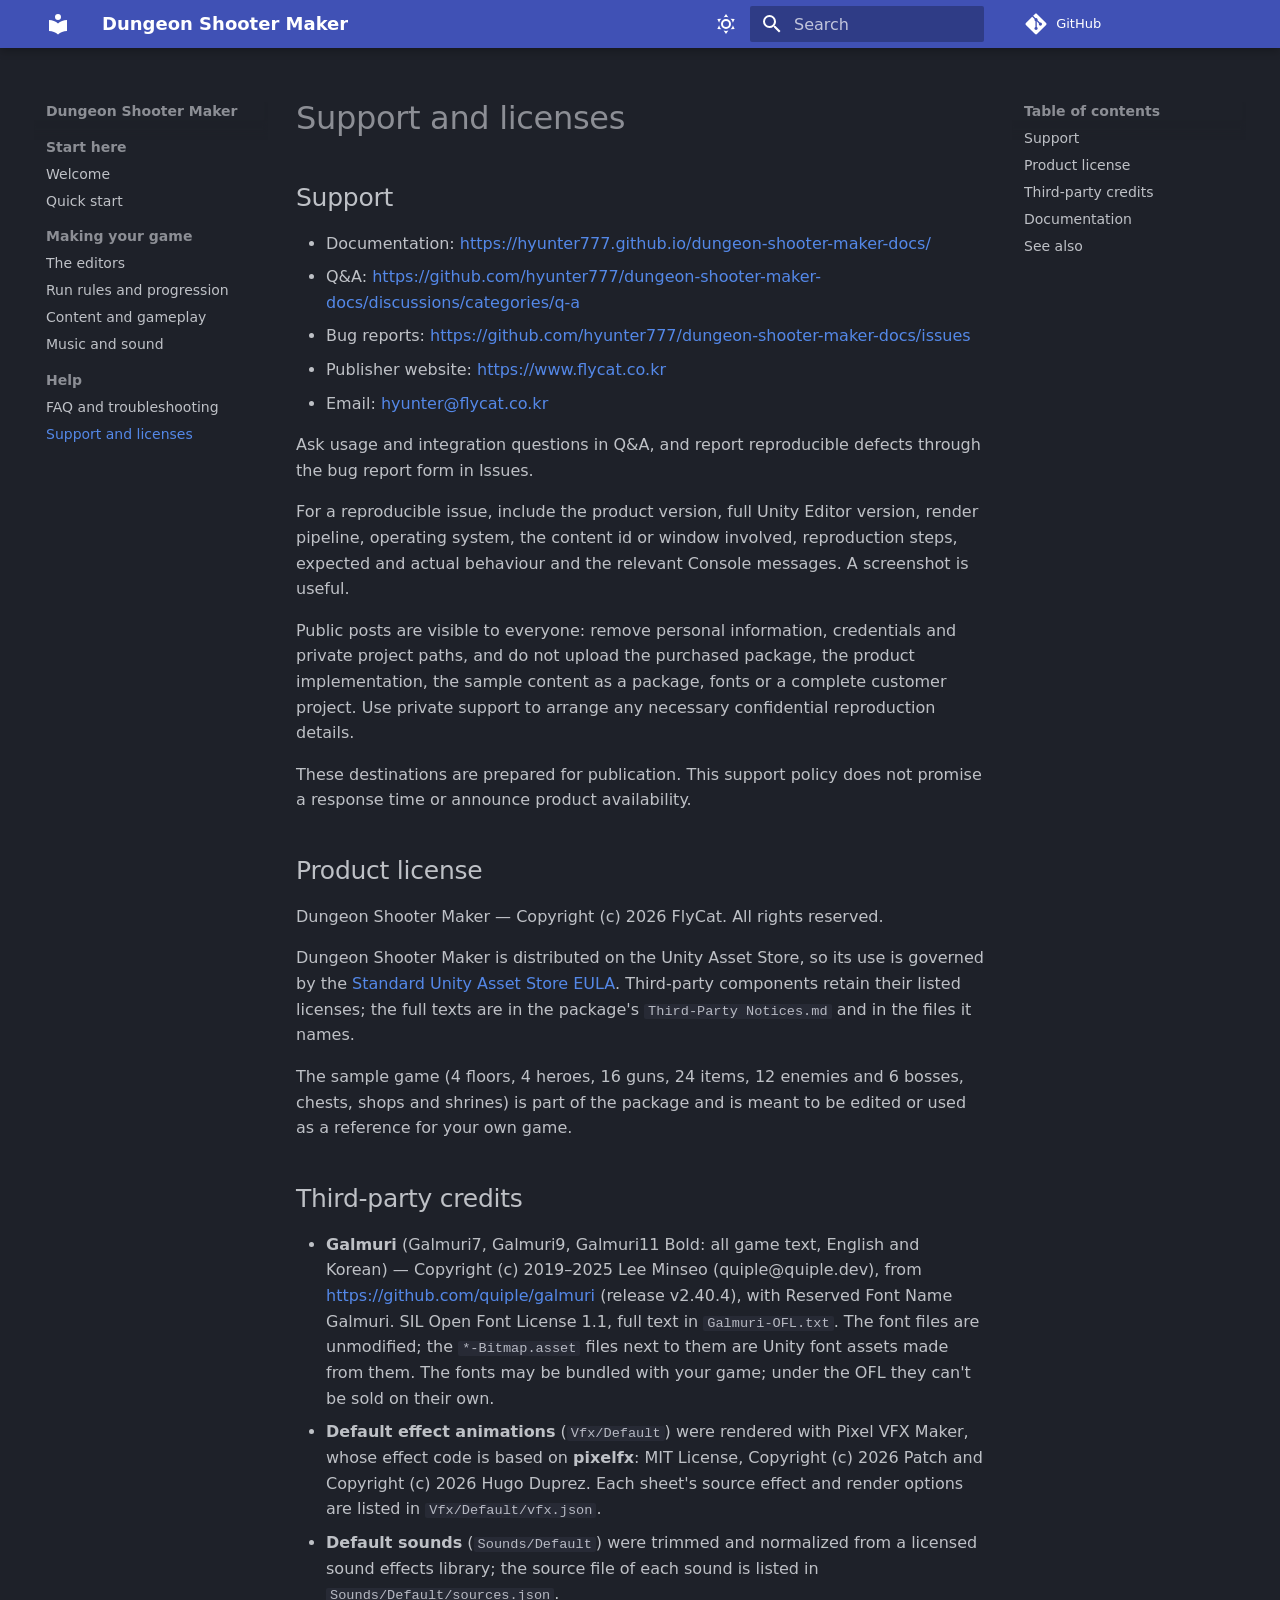
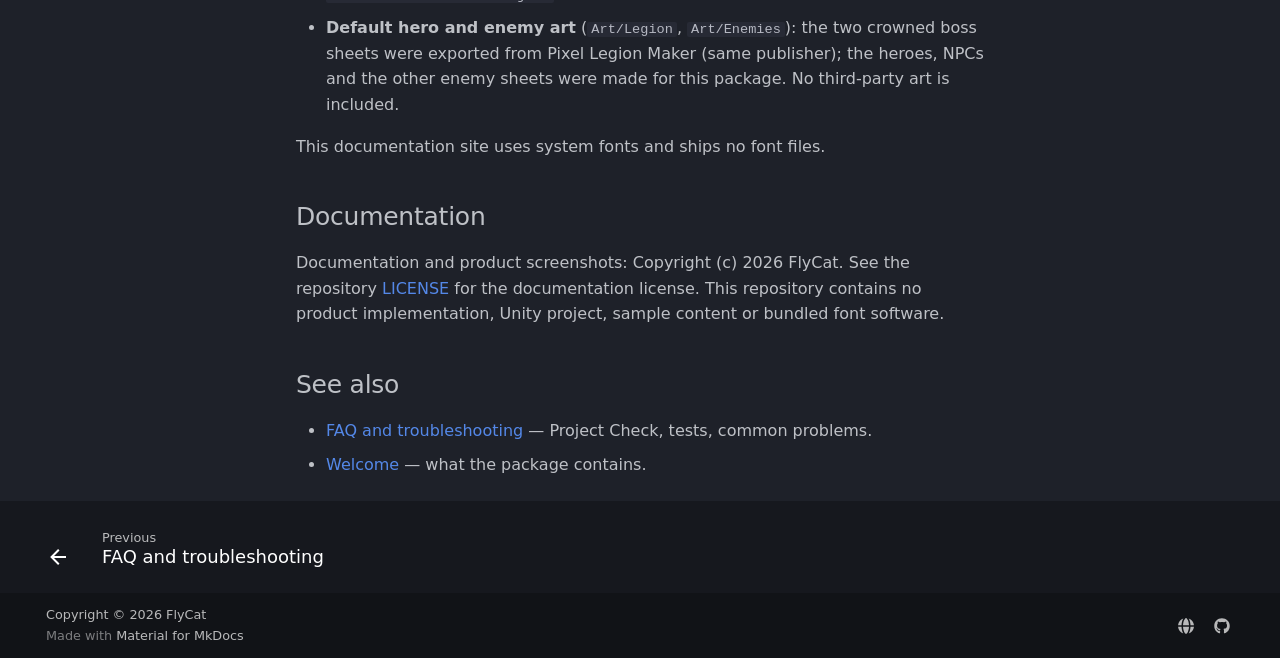
<file: support/index.html>
<!doctype html>
<html lang="en" class="no-js">
  <head>
    
      <meta charset="utf-8">
      <meta name="viewport" content="width=device-width,initial-scale=1">
      
        <meta name="description" content="English manual for the Unity toolkit that makes top-down, room-by-room dungeon shooters from data.">
      
      
      
        <link rel="canonical" href="https://hyunter777.github.io/dungeon-shooter-maker-docs/support/">
      
      
        <link rel="prev" href="../faq/">
      
      
      
        
      
      
      <link rel="icon" href="../assets/images/favicon.png">
      <meta name="generator" content="mkdocs-1.6.1, mkdocs-material-9.8.0">
    
    
      
        <title>Support and licenses - Dungeon Shooter Maker</title>
      
    
    
      <link rel="stylesheet" href="../assets/stylesheets/main.57a0d79d.min.css">
      
        
        <link rel="stylesheet" href="../assets/stylesheets/palette.fb2fffe2.min.css">
      
      


    
    
      
    
    
      
    
    
      <link rel="stylesheet" href="../assets/styles.css">
    
    <script>__md_scope=new URL("..",location),__md_hash=e=>[...e].reduce(((e,_)=>(e<<5)-e+_.charCodeAt(0)),0),__md_get=(e,_=localStorage,t=__md_scope)=>JSON.parse(_.getItem(t.pathname+"."+e)),__md_set=(e,_,t=localStorage,a=__md_scope)=>{try{t.setItem(a.pathname+"."+e,JSON.stringify(_))}catch(e){}}</script>
    
      

    
    
  </head>
  
  
    
    
      
    
    
    
    
    <body dir="ltr" data-md-color-scheme="slate" data-md-color-primary="indigo" data-md-color-accent="light-blue">
  
    
    <input class="md-toggle" data-md-toggle="drawer" type="checkbox" id="__drawer" autocomplete="off">
    <input class="md-toggle" data-md-toggle="search" type="checkbox" id="__search" autocomplete="off">
    <label class="md-overlay" for="__drawer"></label>
    <div data-md-component="skip">
      
        
        <a href="#support-and-licenses" class="md-skip">
          Skip to content
        </a>
      
    </div>
    <div data-md-component="announce">
      
    </div>
    
    
      

  

<header class="md-header md-header--shadow" data-md-component="header">
  <nav class="md-header__inner md-grid" aria-label="Header">
    <a href=".." title="Dungeon Shooter Maker" class="md-header__button md-logo" aria-label="Dungeon Shooter Maker" data-md-component="logo">
      
  
  <svg xmlns="http://www.w3.org/2000/svg" viewBox="0 0 24 24"><path d="M12 8a3 3 0 0 0 3-3 3 3 0 0 0-3-3 3 3 0 0 0-3 3 3 3 0 0 0 3 3m0 3.54C9.64 9.35 6.5 8 3 8v11c3.5 0 6.64 1.35 9 3.54 2.36-2.19 5.5-3.54 9-3.54V8c-3.5 0-6.64 1.35-9 3.54"/></svg>

    </a>
    <label class="md-header__button md-icon" for="__drawer">
      
      <svg xmlns="http://www.w3.org/2000/svg" viewBox="0 0 24 24"><path d="M3 6h18v2H3zm0 5h18v2H3zm0 5h18v2H3z"/></svg>
    </label>
    <div class="md-header__title" data-md-component="header-title">
      <div class="md-header__ellipsis">
        <div class="md-header__topic">
          <span class="md-ellipsis">
            Dungeon Shooter Maker
          </span>
        </div>
        <div class="md-header__topic" data-md-component="header-topic">
          <span class="md-ellipsis">
            
              Support and licenses
            
          </span>
        </div>
      </div>
    </div>
    
      
        <form class="md-header__option" data-md-component="palette">
  
    
    
    
    <input class="md-option" data-md-color-media="" data-md-color-scheme="slate" data-md-color-primary="indigo" data-md-color-accent="light-blue"  aria-label="Switch to light mode"  type="radio" name="__palette" id="__palette_0">
    
      <label class="md-header__button md-icon" title="Switch to light mode" for="__palette_1" hidden>
        <svg xmlns="http://www.w3.org/2000/svg" viewBox="0 0 24 24"><path d="M12 7a5 5 0 0 1 5 5 5 5 0 0 1-5 5 5 5 0 0 1-5-5 5 5 0 0 1 5-5m0 2a3 3 0 0 0-3 3 3 3 0 0 0 3 3 3 3 0 0 0 3-3 3 3 0 0 0-3-3m0-7 2.39 3.42C13.65 5.15 12.84 5 12 5s-1.65.15-2.39.42zM3.34 7l4.16-.35A7.2 7.2 0 0 0 5.94 8.5c-.44.74-.69 1.5-.83 2.29zm.02 10 1.76-3.77a7.131 7.131 0 0 0 2.38 4.14zM20.65 7l-1.77 3.79a7.02 7.02 0 0 0-2.38-4.15zm-.01 10-4.14.36c.59-.51 1.12-1.14 1.54-1.86.42-.73.69-1.5.83-2.29zM12 22l-2.41-3.44c.74.27 1.55.44 2.41.44.82 0 1.63-.17 2.37-.44z"/></svg>
      </label>
    
  
    
    
    
    <input class="md-option" data-md-color-media="" data-md-color-scheme="default" data-md-color-primary="indigo" data-md-color-accent="light-blue"  aria-label="Switch to dark mode"  type="radio" name="__palette" id="__palette_1">
    
      <label class="md-header__button md-icon" title="Switch to dark mode" for="__palette_0" hidden>
        <svg xmlns="http://www.w3.org/2000/svg" viewBox="0 0 24 24"><path d="m17.75 4.09-2.53 1.94.91 3.06-2.63-1.81-2.63 1.81.91-3.06-2.53-1.94L12.44 4l1.06-3 1.06 3zm3.5 6.91-1.64 1.25.59 1.98-1.7-1.17-1.7 1.17.59-1.98L15.75 11l2.06-.05L18.5 9l.69 1.95zm-2.28 4.95c.83-.08 1.72 1.1 1.19 1.85-.32.45-.66.87-1.08 1.27C15.17 23 8.84 23 4.94 19.07c-3.91-3.9-3.91-10.24 0-14.14.4-.4.82-.76 1.27-1.08.75-.53 1.93.36 1.85 1.19-.27 2.86.69 5.83 2.89 8.02a9.96 9.96 0 0 0 8.02 2.89m-1.64 2.02a12.08 12.08 0 0 1-7.8-3.47c-2.17-2.19-3.33-5-3.49-7.82-2.81 3.14-2.7 7.96.31 10.98 3.02 3.01 7.84 3.12 10.98.31"/></svg>
      </label>
    
  
</form>
      
    
    
      <script>var palette=__md_get("__palette");if(palette&&palette.color){if("(prefers-color-scheme)"===palette.color.media){var media=matchMedia("(prefers-color-scheme: light)"),input=document.querySelector(media.matches?"[data-md-color-media='(prefers-color-scheme: light)']":"[data-md-color-media='(prefers-color-scheme: dark)']");palette.color.media=input.getAttribute("data-md-color-media"),palette.color.scheme=input.getAttribute("data-md-color-scheme"),palette.color.primary=input.getAttribute("data-md-color-primary"),palette.color.accent=input.getAttribute("data-md-color-accent")}for(var[key,value]of Object.entries(palette.color))document.body.setAttribute("data-md-color-"+key,value)}</script>
    
    
    
      
      
        <label class="md-header__button md-icon" for="__search">
          
          <svg xmlns="http://www.w3.org/2000/svg" viewBox="0 0 24 24"><path d="M9.5 3A6.5 6.5 0 0 1 16 9.5c0 1.61-.59 3.09-1.56 4.23l.27.27h.79l5 5-1.5 1.5-5-5v-.79l-.27-.27A6.52 6.52 0 0 1 9.5 16 6.5 6.5 0 0 1 3 9.5 6.5 6.5 0 0 1 9.5 3m0 2C7 5 5 7 5 9.5S7 14 9.5 14 14 12 14 9.5 12 5 9.5 5"/></svg>
        </label>
        <div class="md-search" data-md-component="search" role="dialog">
  <label class="md-search__overlay" for="__search"></label>
  <div class="md-search__inner" role="search">
    <form class="md-search__form" name="search">
      <input type="text" class="md-search__input" name="query" aria-label="Search" placeholder="Search" autocapitalize="off" autocorrect="off" autocomplete="off" spellcheck="false" data-md-component="search-query" required>
      <label class="md-search__icon md-icon" for="__search">
        
        <svg xmlns="http://www.w3.org/2000/svg" viewBox="0 0 24 24"><path d="M9.5 3A6.5 6.5 0 0 1 16 9.5c0 1.61-.59 3.09-1.56 4.23l.27.27h.79l5 5-1.5 1.5-5-5v-.79l-.27-.27A6.52 6.52 0 0 1 9.5 16 6.5 6.5 0 0 1 3 9.5 6.5 6.5 0 0 1 9.5 3m0 2C7 5 5 7 5 9.5S7 14 9.5 14 14 12 14 9.5 12 5 9.5 5"/></svg>
        
        <svg xmlns="http://www.w3.org/2000/svg" viewBox="0 0 24 24"><path d="M20 11v2H8l5.5 5.5-1.42 1.42L4.16 12l7.92-7.92L13.5 5.5 8 11z"/></svg>
      </label>
      <nav class="md-search__options" aria-label="Search">
        
        <button type="reset" class="md-search__icon md-icon" title="Clear" aria-label="Clear" tabindex="-1">
          
          <svg xmlns="http://www.w3.org/2000/svg" viewBox="0 0 24 24"><path d="M19 6.41 17.59 5 12 10.59 6.41 5 5 6.41 10.59 12 5 17.59 6.41 19 12 13.41 17.59 19 19 17.59 13.41 12z"/></svg>
        </button>
      </nav>
      
        <div class="md-search__suggest" data-md-component="search-suggest"></div>
      
    </form>
    <div class="md-search__output">
      <div class="md-search__scrollwrap" tabindex="0" data-md-scrollfix>
        <div class="md-search-result" data-md-component="search-result">
          <div class="md-search-result__meta">
            Initializing search
          </div>
          <ol class="md-search-result__list" role="presentation"></ol>
        </div>
      </div>
    </div>
  </div>
</div>
      
    
    
      <div class="md-header__source">
        <a href="https://github.com/hyunter777/dungeon-shooter-maker-docs" title="Go to repository" class="md-source" data-md-component="source">
  <div class="md-source__icon md-icon">
    
    <svg xmlns="http://www.w3.org/2000/svg" viewBox="0 0 448 512"><!--! Font Awesome Free 7.1.0 by @fontawesome - https://fontawesome.com License - https://fontawesome.com/license/free (Icons: CC BY 4.0, Fonts: SIL OFL 1.1, Code: MIT License) Copyright 2025 Fonticons, Inc.--><path d="M439.6 236.1 244 40.5c-5.4-5.5-12.8-8.5-20.4-8.5s-15 3-20.4 8.4L162.5 81l51.5 51.5c27.1-9.1 52.7 16.8 43.4 43.7l49.7 49.7c34.2-11.8 61.2 31 35.5 56.7-26.5 26.5-70.2-2.9-56-37.3L240.3 199v121.9c25.3 12.5 22.3 41.8 9.1 55-6.4 6.4-15.2 10.1-24.3 10.1s-17.8-3.6-24.3-10.1c-17.6-17.6-11.1-46.9 11.2-56v-123c-20.8-8.5-24.6-30.7-18.6-45L142.6 101 8.5 235.1C3 240.6 0 247.9 0 255.5s3 15 8.5 20.4l195.6 195.7c5.4 5.4 12.7 8.4 20.4 8.4s15-3 20.4-8.4l194.7-194.7c5.4-5.4 8.4-12.8 8.4-20.4s-3-15-8.4-20.4"/></svg>
  </div>
  <div class="md-source__repository">
    GitHub
  </div>
</a>
      </div>
    
  </nav>
  
</header>
    
    <div class="md-container" data-md-component="container">
      
      
        
          
        
      
      <main class="md-main" data-md-component="main">
        <div class="md-main__inner md-grid">
          
            
              
              <div class="md-sidebar md-sidebar--primary" data-md-component="sidebar" data-md-type="navigation" >
                <div class="md-sidebar__scrollwrap">
                  <div class="md-sidebar__inner">
                    



<nav class="md-nav md-nav--primary" aria-label="Navigation" data-md-level="0">
  <label class="md-nav__title" for="__drawer">
    <a href=".." title="Dungeon Shooter Maker" class="md-nav__button md-logo" aria-label="Dungeon Shooter Maker" data-md-component="logo">
      
  
  <svg xmlns="http://www.w3.org/2000/svg" viewBox="0 0 24 24"><path d="M12 8a3 3 0 0 0 3-3 3 3 0 0 0-3-3 3 3 0 0 0-3 3 3 3 0 0 0 3 3m0 3.54C9.64 9.35 6.5 8 3 8v11c3.5 0 6.64 1.35 9 3.54 2.36-2.19 5.5-3.54 9-3.54V8c-3.5 0-6.64 1.35-9 3.54"/></svg>

    </a>
    Dungeon Shooter Maker
  </label>
  
    <div class="md-nav__source">
      <a href="https://github.com/hyunter777/dungeon-shooter-maker-docs" title="Go to repository" class="md-source" data-md-component="source">
  <div class="md-source__icon md-icon">
    
    <svg xmlns="http://www.w3.org/2000/svg" viewBox="0 0 448 512"><!--! Font Awesome Free 7.1.0 by @fontawesome - https://fontawesome.com License - https://fontawesome.com/license/free (Icons: CC BY 4.0, Fonts: SIL OFL 1.1, Code: MIT License) Copyright 2025 Fonticons, Inc.--><path d="M439.6 236.1 244 40.5c-5.4-5.5-12.8-8.5-20.4-8.5s-15 3-20.4 8.4L162.5 81l51.5 51.5c27.1-9.1 52.7 16.8 43.4 43.7l49.7 49.7c34.2-11.8 61.2 31 35.5 56.7-26.5 26.5-70.2-2.9-56-37.3L240.3 199v121.9c25.3 12.5 22.3 41.8 9.1 55-6.4 6.4-15.2 10.1-24.3 10.1s-17.8-3.6-24.3-10.1c-17.6-17.6-11.1-46.9 11.2-56v-123c-20.8-8.5-24.6-30.7-18.6-45L142.6 101 8.5 235.1C3 240.6 0 247.9 0 255.5s3 15 8.5 20.4l195.6 195.7c5.4 5.4 12.7 8.4 20.4 8.4s15-3 20.4-8.4l194.7-194.7c5.4-5.4 8.4-12.8 8.4-20.4s-3-15-8.4-20.4"/></svg>
  </div>
  <div class="md-source__repository">
    GitHub
  </div>
</a>
    </div>
  
  <ul class="md-nav__list" data-md-scrollfix>
    
      
      
  
  
  
  
    
    
    
    
      
        
        
      
    
    
    <li class="md-nav__item md-nav__item--section md-nav__item--nested">
      
        
        
        <input class="md-nav__toggle md-toggle " type="checkbox" id="__nav_1" >
        
          
          <label class="md-nav__link" for="__nav_1" id="__nav_1_label" tabindex="">
            
  
  
  <span class="md-ellipsis">
    
  
    Start here
  

    
  </span>
  
  

            <span class="md-nav__icon md-icon"></span>
          </label>
        
        <nav class="md-nav" data-md-level="1" aria-labelledby="__nav_1_label" aria-expanded="false">
          <label class="md-nav__title" for="__nav_1">
            <span class="md-nav__icon md-icon"></span>
            
  
    Start here
  

          </label>
          <ul class="md-nav__list" data-md-scrollfix>
            
              
                
  
  
  
  
    <li class="md-nav__item">
      <a href=".." class="md-nav__link">
        
  
  
  <span class="md-ellipsis">
    
  
    Welcome
  

    
  </span>
  
  

      </a>
    </li>
  

              
            
              
                
  
  
  
  
    <li class="md-nav__item">
      <a href="../quick-start/" class="md-nav__link">
        
  
  
  <span class="md-ellipsis">
    
  
    Quick start
  

    
  </span>
  
  

      </a>
    </li>
  

              
            
          </ul>
        </nav>
      
    </li>
  

    
      
      
  
  
  
  
    
    
    
    
      
        
        
      
    
    
    <li class="md-nav__item md-nav__item--section md-nav__item--nested">
      
        
        
        <input class="md-nav__toggle md-toggle " type="checkbox" id="__nav_2" >
        
          
          <label class="md-nav__link" for="__nav_2" id="__nav_2_label" tabindex="">
            
  
  
  <span class="md-ellipsis">
    
  
    Making your game
  

    
  </span>
  
  

            <span class="md-nav__icon md-icon"></span>
          </label>
        
        <nav class="md-nav" data-md-level="1" aria-labelledby="__nav_2_label" aria-expanded="false">
          <label class="md-nav__title" for="__nav_2">
            <span class="md-nav__icon md-icon"></span>
            
  
    Making your game
  

          </label>
          <ul class="md-nav__list" data-md-scrollfix>
            
              
                
  
  
  
  
    <li class="md-nav__item">
      <a href="../editors/" class="md-nav__link">
        
  
  
  <span class="md-ellipsis">
    
  
    The editors
  

    
  </span>
  
  

      </a>
    </li>
  

              
            
              
                
  
  
  
  
    <li class="md-nav__item">
      <a href="../run-rules/" class="md-nav__link">
        
  
  
  <span class="md-ellipsis">
    
  
    Run rules and progression
  

    
  </span>
  
  

      </a>
    </li>
  

              
            
              
                
  
  
  
  
    <li class="md-nav__item">
      <a href="../content/" class="md-nav__link">
        
  
  
  <span class="md-ellipsis">
    
  
    Content and gameplay
  

    
  </span>
  
  

      </a>
    </li>
  

              
            
              
                
  
  
  
  
    <li class="md-nav__item">
      <a href="../music-sfx/" class="md-nav__link">
        
  
  
  <span class="md-ellipsis">
    
  
    Music and sound
  

    
  </span>
  
  

      </a>
    </li>
  

              
            
          </ul>
        </nav>
      
    </li>
  

    
      
      
  
  
    
  
  
  
    
    
    
    
      
        
        
      
    
    
    <li class="md-nav__item md-nav__item--active md-nav__item--section md-nav__item--nested">
      
        
        
        <input class="md-nav__toggle md-toggle " type="checkbox" id="__nav_3" checked>
        
          
          <label class="md-nav__link" for="__nav_3" id="__nav_3_label" tabindex="">
            
  
  
  <span class="md-ellipsis">
    
  
    Help
  

    
  </span>
  
  

            <span class="md-nav__icon md-icon"></span>
          </label>
        
        <nav class="md-nav" data-md-level="1" aria-labelledby="__nav_3_label" aria-expanded="true">
          <label class="md-nav__title" for="__nav_3">
            <span class="md-nav__icon md-icon"></span>
            
  
    Help
  

          </label>
          <ul class="md-nav__list" data-md-scrollfix>
            
              
                
  
  
  
  
    <li class="md-nav__item">
      <a href="../faq/" class="md-nav__link">
        
  
  
  <span class="md-ellipsis">
    
  
    FAQ and troubleshooting
  

    
  </span>
  
  

      </a>
    </li>
  

              
            
              
                
  
  
    
  
  
  
    <li class="md-nav__item md-nav__item--active">
      
      <input class="md-nav__toggle md-toggle" type="checkbox" id="__toc">
      
      
        
      
      
        <label class="md-nav__link md-nav__link--active" for="__toc">
          
  
  
  <span class="md-ellipsis">
    
  
    Support and licenses
  

    
  </span>
  
  

          <span class="md-nav__icon md-icon"></span>
        </label>
      
      <a href="./" class="md-nav__link md-nav__link--active">
        
  
  
  <span class="md-ellipsis">
    
  
    Support and licenses
  

    
  </span>
  
  

      </a>
      
        

<nav class="md-nav md-nav--secondary" aria-label="Table of contents">
  
  
  
    
  
  
    <label class="md-nav__title" for="__toc">
      <span class="md-nav__icon md-icon"></span>
      Table of contents
    </label>
    <ul class="md-nav__list" data-md-component="toc" data-md-scrollfix>
      
        <li class="md-nav__item">
  <a href="#support" class="md-nav__link">
    <span class="md-ellipsis">
      
        Support
      
    </span>
  </a>
  
</li>
      
        <li class="md-nav__item">
  <a href="#product-license" class="md-nav__link">
    <span class="md-ellipsis">
      
        Product license
      
    </span>
  </a>
  
</li>
      
        <li class="md-nav__item">
  <a href="#third-party-credits" class="md-nav__link">
    <span class="md-ellipsis">
      
        Third-party credits
      
    </span>
  </a>
  
</li>
      
        <li class="md-nav__item">
  <a href="#documentation" class="md-nav__link">
    <span class="md-ellipsis">
      
        Documentation
      
    </span>
  </a>
  
</li>
      
        <li class="md-nav__item">
  <a href="#see-also" class="md-nav__link">
    <span class="md-ellipsis">
      
        See also
      
    </span>
  </a>
  
</li>
      
    </ul>
  
</nav>
      
    </li>
  

              
            
          </ul>
        </nav>
      
    </li>
  

    
  </ul>
</nav>
                  </div>
                </div>
              </div>
            
            
              
              <div class="md-sidebar md-sidebar--secondary" data-md-component="sidebar" data-md-type="toc" >
                <div class="md-sidebar__scrollwrap">
                  <div class="md-sidebar__inner">
                    

<nav class="md-nav md-nav--secondary" aria-label="Table of contents">
  
  
  
    
  
  
    <label class="md-nav__title" for="__toc">
      <span class="md-nav__icon md-icon"></span>
      Table of contents
    </label>
    <ul class="md-nav__list" data-md-component="toc" data-md-scrollfix>
      
        <li class="md-nav__item">
  <a href="#support" class="md-nav__link">
    <span class="md-ellipsis">
      
        Support
      
    </span>
  </a>
  
</li>
      
        <li class="md-nav__item">
  <a href="#product-license" class="md-nav__link">
    <span class="md-ellipsis">
      
        Product license
      
    </span>
  </a>
  
</li>
      
        <li class="md-nav__item">
  <a href="#third-party-credits" class="md-nav__link">
    <span class="md-ellipsis">
      
        Third-party credits
      
    </span>
  </a>
  
</li>
      
        <li class="md-nav__item">
  <a href="#documentation" class="md-nav__link">
    <span class="md-ellipsis">
      
        Documentation
      
    </span>
  </a>
  
</li>
      
        <li class="md-nav__item">
  <a href="#see-also" class="md-nav__link">
    <span class="md-ellipsis">
      
        See also
      
    </span>
  </a>
  
</li>
      
    </ul>
  
</nav>
                  </div>
                </div>
              </div>
            
          
          
            <div class="md-content" data-md-component="content">
              
              <article class="md-content__inner md-typeset">
                
                  



<h1 id="support-and-licenses">Support and licenses<a class="headerlink" href="#support-and-licenses" title="Permanent link">&para;</a></h1>
<h2 id="support">Support<a class="headerlink" href="#support" title="Permanent link">&para;</a></h2>
<ul>
<li>Documentation: <a href="https://hyunter777.github.io/dungeon-shooter-maker-docs/">https://hyunter777.github.io/dungeon-shooter-maker-docs/</a></li>
<li>Q&amp;A: <a href="https://github.com/hyunter777/dungeon-shooter-maker-docs/discussions/categories/q-a">https://github.com/hyunter777/dungeon-shooter-maker-docs/discussions/categories/q-a</a></li>
<li>Bug reports: <a href="https://github.com/hyunter777/dungeon-shooter-maker-docs/issues">https://github.com/hyunter777/dungeon-shooter-maker-docs/issues</a></li>
<li>Publisher website: <a href="https://www.flycat.co.kr">https://www.flycat.co.kr</a></li>
<li>Email: <a href="&#109;&#97;&#105;&#108;&#116;&#111;&#58;&#104;&#121;&#117;&#110;&#116;&#101;&#114;&#64;&#102;&#108;&#121;&#99;&#97;&#116;&#46;&#99;&#111;&#46;&#107;&#114;">&#104;&#121;&#117;&#110;&#116;&#101;&#114;&#64;&#102;&#108;&#121;&#99;&#97;&#116;&#46;&#99;&#111;&#46;&#107;&#114;</a></li>
</ul>
<p>Ask usage and integration questions in Q&amp;A, and report reproducible defects through the bug report form in Issues.</p>
<p>For a reproducible issue, include the product version, full Unity Editor version, render pipeline, operating system,
the content id or window involved, reproduction steps, expected and actual behaviour and the relevant Console
messages. A screenshot is useful.</p>
<p>Public posts are visible to everyone: remove personal information, credentials and private project paths, and do not
upload the purchased package, the product implementation, the sample content as a package, fonts or a complete
customer project. Use private support to arrange any necessary confidential reproduction details.</p>
<p>These destinations are prepared for publication. This support policy does not promise a response time or announce
product availability.</p>
<h2 id="product-license">Product license<a class="headerlink" href="#product-license" title="Permanent link">&para;</a></h2>
<p>Dungeon Shooter Maker — Copyright (c) 2026 FlyCat. All rights reserved.</p>
<p>Dungeon Shooter Maker is distributed on the Unity Asset Store, so its use is governed by the
<a href="https://unity.com/legal/as-terms">Standard Unity Asset Store EULA</a>. Third-party components retain their listed
licenses; the full texts are in the package's <code>Third-Party Notices.md</code> and in the files it names.</p>
<p>The sample game (4 floors, 4 heroes, 16 guns, 24 items, 12 enemies and 6 bosses, chests, shops and shrines) is part of the package
and is meant to be edited or used as a reference for your own game.</p>
<h2 id="third-party-credits">Third-party credits<a class="headerlink" href="#third-party-credits" title="Permanent link">&para;</a></h2>
<ul>
<li><strong>Galmuri</strong> (Galmuri7, Galmuri9, Galmuri11 Bold: all game text, English and Korean) — Copyright (c) 2019–2025 Lee
  Minseo (quiple@quiple.dev), from <a href="https://github.com/quiple/galmuri">https://github.com/quiple/galmuri</a> (release v2.40.4), with Reserved Font Name
  Galmuri. SIL Open Font License 1.1, full text in <code>Galmuri-OFL.txt</code>. The font files are unmodified; the
  <code>*-Bitmap.asset</code> files next to them are Unity font assets made from them. The fonts may be bundled with your game;
  under the OFL they can't be sold on their own.</li>
<li><strong>Default effect animations</strong> (<code>Vfx/Default</code>) were rendered with Pixel VFX Maker, whose effect code is based on
  <strong>pixelfx</strong>: MIT License, Copyright (c) 2026 Patch and Copyright (c) 2026 Hugo Duprez. Each sheet's source effect
  and render options are listed in <code>Vfx/Default/vfx.json</code>.</li>
<li><strong>Default sounds</strong> (<code>Sounds/Default</code>) were trimmed and normalized from a licensed sound effects library; the source
  file of each sound is listed in <code>Sounds/Default/sources.json</code>.</li>
<li><strong>Default hero and enemy art</strong> (<code>Art/Legion</code>, <code>Art/Enemies</code>): the two crowned boss sheets were exported from Pixel
  Legion Maker (same publisher); the heroes, NPCs and the other enemy sheets were made for this package. No
  third-party art is included.</li>
</ul>
<p>This documentation site uses system fonts and ships no font files.</p>
<h2 id="documentation">Documentation<a class="headerlink" href="#documentation" title="Permanent link">&para;</a></h2>
<p>Documentation and product screenshots: Copyright (c) 2026 FlyCat. See the repository <a href="https://github.com/hyunter777/dungeon-shooter-maker-docs/blob/main/LICENSE">LICENSE</a>
for the documentation license. This repository contains no product implementation, Unity project, sample content or
bundled font software.</p>
<h2 id="see-also">See also<a class="headerlink" href="#see-also" title="Permanent link">&para;</a></h2>
<ul>
<li><a href="../faq/">FAQ and troubleshooting</a> — Project Check, tests, common problems.</li>
<li><a href="../">Welcome</a> — what the package contains.</li>
</ul>












                
              </article>
            </div>
          
          
<script>var target=document.getElementById(location.hash.slice(1));target&&target.name&&(target.checked=target.name.startsWith("__tabbed_"))</script>
        </div>
        
          <button type="button" class="md-top md-icon" data-md-component="top" hidden>
  
  <svg xmlns="http://www.w3.org/2000/svg" viewBox="0 0 24 24"><path d="M13 20h-2V8l-5.5 5.5-1.42-1.42L12 4.16l7.92 7.92-1.42 1.42L13 8z"/></svg>
  Back to top
</button>
        
      </main>
      
        <footer class="md-footer">
  
    
      
      <nav class="md-footer__inner md-grid" aria-label="Footer" >
        
          
          <a href="../faq/" class="md-footer__link md-footer__link--prev" aria-label="Previous: FAQ and troubleshooting">
            <div class="md-footer__button md-icon">
              
              <svg xmlns="http://www.w3.org/2000/svg" viewBox="0 0 24 24"><path d="M20 11v2H8l5.5 5.5-1.42 1.42L4.16 12l7.92-7.92L13.5 5.5 8 11z"/></svg>
            </div>
            <div class="md-footer__title">
              <span class="md-footer__direction">
                Previous
              </span>
              <div class="md-ellipsis">
                FAQ and troubleshooting
              </div>
            </div>
          </a>
        
        
      </nav>
    
  
  <div class="md-footer-meta md-typeset">
    <div class="md-footer-meta__inner md-grid">
      <div class="md-copyright">
  
    <div class="md-copyright__highlight">
      Copyright © 2026 FlyCat
    </div>
  
  
    Made with
    <a href="https://squidfunk.github.io/mkdocs-material/" target="_blank" rel="noopener">
      Material for MkDocs
    </a>
  
</div>
      
        
<div class="md-social">
  
    
    
    
    
    <a href="https://www.flycat.co.kr" target="_blank" rel="noopener" title="FlyCat" class="md-social__link">
      <svg xmlns="http://www.w3.org/2000/svg" viewBox="0 0 512 512"><!--! Font Awesome Free 7.1.0 by @fontawesome - https://fontawesome.com License - https://fontawesome.com/license/free (Icons: CC BY 4.0, Fonts: SIL OFL 1.1, Code: MIT License) Copyright 2025 Fonticons, Inc.--><path d="M351.9 280H161c2.9 64.5 17.2 123.9 37.5 167.4 11.4 24.5 23.7 41.8 35.1 52.4 11.2 10.5 18.9 12.2 22.9 12.2s11.7-1.7 22.9-12.2c11.4-10.6 23.7-28 35.1-52.4 20.3-43.5 34.6-102.9 37.5-167.4zm-191-48h190.9c-2.8-64.5-17.1-123.9-37.4-167.4-11.4-24.4-23.7-41.8-35.1-52.4C268.1 1.7 260.4 0 256.4 0s-11.7 1.7-22.9 12.2c-11.4 10.6-23.7 28-35.1 52.4-20.3 43.5-34.6 102.9-37.5 167.4m-48 0c3.5-85.6 25.6-165.1 57.9-217.3C78.7 47.3 10.9 131.2 1.5 232zM1.5 280c9.4 100.8 77.2 184.7 169.3 217.3-32.3-52.2-54.4-131.7-57.9-217.3zm398.4 0c-3.5 85.6-25.6 165.1-57.9 217.3 92.1-32.7 159.9-116.5 169.3-217.3zm111.4-48C501.9 131.2 434.1 47.3 342 14.7c32.3 52.2 54.4 131.7 57.9 217.3z"/></svg>
    </a>
  
    
    
    
    
    <a href="https://github.com/hyunter777/dungeon-shooter-maker-docs/discussions/categories/q-a" target="_blank" rel="noopener" title="Q&amp;A" class="md-social__link">
      <svg xmlns="http://www.w3.org/2000/svg" viewBox="0 0 512 512"><!--! Font Awesome Free 7.1.0 by @fontawesome - https://fontawesome.com License - https://fontawesome.com/license/free (Icons: CC BY 4.0, Fonts: SIL OFL 1.1, Code: MIT License) Copyright 2025 Fonticons, Inc.--><path d="M173.9 397.4c0 2-2.3 3.6-5.2 3.6-3.3.3-5.6-1.3-5.6-3.6 0-2 2.3-3.6 5.2-3.6 3-.3 5.6 1.3 5.6 3.6m-31.1-4.5c-.7 2 1.3 4.3 4.3 4.9 2.6 1 5.6 0 6.2-2s-1.3-4.3-4.3-5.2c-2.6-.7-5.5.3-6.2 2.3m44.2-1.7c-2.9.7-4.9 2.6-4.6 4.9.3 2 2.9 3.3 5.9 2.6 2.9-.7 4.9-2.6 4.6-4.6-.3-1.9-3-3.2-5.9-2.9M252.8 8C114.1 8 8 113.3 8 252c0 110.9 69.8 205.8 169.5 239.2 12.8 2.3 17.3-5.6 17.3-12.1 0-6.2-.3-40.4-.3-61.4 0 0-70 15-84.7-29.8 0 0-11.4-29.1-27.8-36.6 0 0-22.9-15.7 1.6-15.4 0 0 24.9 2 38.6 25.8 21.9 38.6 58.6 27.5 72.9 20.9 2.3-16 8.8-27.1 16-33.7-55.9-6.2-112.3-14.3-112.3-110.5 0-27.5 7.6-41.3 23.6-58.9-2.6-6.5-11.1-33.3 2.6-67.9 20.9-6.5 69 27 69 27 20-5.6 41.5-8.5 62.8-8.5s42.8 2.9 62.8 8.5c0 0 48.1-33.6 69-27 13.7 34.7 5.2 61.4 2.6 67.9 16 17.7 25.8 31.5 25.8 58.9 0 96.5-58.9 104.2-114.8 110.5 9.2 7.9 17 22.9 17 46.4 0 33.7-.3 75.4-.3 83.6 0 6.5 4.6 14.4 17.3 12.1C436.2 457.8 504 362.9 504 252 504 113.3 391.5 8 252.8 8M105.2 352.9c-1.3 1-1 3.3.7 5.2 1.6 1.6 3.9 2.3 5.2 1 1.3-1 1-3.3-.7-5.2-1.6-1.6-3.9-2.3-5.2-1m-10.8-8.1c-.7 1.3.3 2.9 2.3 3.9 1.6 1 3.6.7 4.3-.7.7-1.3-.3-2.9-2.3-3.9-2-.6-3.6-.3-4.3.7m32.4 35.6c-1.6 1.3-1 4.3 1.3 6.2 2.3 2.3 5.2 2.6 6.5 1 1.3-1.3.7-4.3-1.3-6.2-2.2-2.3-5.2-2.6-6.5-1m-11.4-14.7c-1.6 1-1.6 3.6 0 5.9s4.3 3.3 5.6 2.3c1.6-1.3 1.6-3.9 0-6.2-1.4-2.3-4-3.3-5.6-2"/></svg>
    </a>
  
</div>
      
    </div>
  </div>
</footer>
      
    </div>
    <div class="md-dialog" data-md-component="dialog">
      <div class="md-dialog__inner md-typeset"></div>
    </div>
    
    
    
      
      
      <script id="__config" type="application/json">{"annotate": null, "base": "..", "features": ["navigation.sections", "navigation.top", "navigation.footer", "search.suggest", "search.highlight", "content.code.copy"], "search": "../assets/javascripts/workers/search.a7633da7.min.js", "tags": null, "translations": {"clipboard.copied": "Copied to clipboard", "clipboard.copy": "Copy to clipboard", "search.result.more.one": "1 more on this page", "search.result.more.other": "# more on this page", "search.result.none": "No matching documents", "search.result.one": "1 matching document", "search.result.other": "# matching documents", "search.result.placeholder": "Type to start searching", "search.result.term.missing": "Missing", "select.version": "Select version"}, "version": null}</script>
    
    
      <script src="../assets/javascripts/bundle.c21346df.min.js"></script>
      
    
  </body>
</html>
</file>
<file: assets/styles.css>
:root { --md-text-font: system-ui, -apple-system, BlinkMacSystemFont, "Segoe UI", sans-serif; --md-code-font: Consolas, "Liberation Mono", monospace; }
.md-typeset img { border-radius: 5px; }
</file>
<file: assets/stylesheets/main.57a0d79d.min.css>
@charset "UTF-8";html{box-sizing:border-box;-webkit-text-size-adjust:none;-moz-text-size-adjust:none;text-size-adjust:none}*,:after,:before{box-sizing:inherit}@media(prefers-reduced-motion){*,:after,:before{transition:none!important}}body{margin:0;-webkit-font-smoothing:antialiased;-moz-osx-font-smoothing:grayscale;--md-text-font-family:var(--md-text-font, _),
    -apple-system, BlinkMacSystemFont, Helvetica, Arial, sans-serif;--md-code-font-family:var(--md-code-font, _),
    SFMono-Regular, Consolas, Menlo, monospace}.md-typeset code:not(.focus-visible),a,button,input,label{-webkit-tap-highlight-color:transparent}a{color:inherit;text-decoration:none}hr{box-sizing:initial;display:block;height:.05rem;padding:0;overflow:visible;border:0}small{font-size:80%}sub,sup{line-height:1em}img{border-style:none}table{border-spacing:0;border-collapse:initial}td,th{font-weight:400;vertical-align:top}button{padding:0;margin:0;font-family:inherit;font-size:inherit;background:#0000;border:0}input{border:0;outline:none}:root{--md-primary-fg-color:#4051b5;--md-primary-fg-color--light:#5d6cc0;--md-primary-fg-color--dark:#303fa1;--md-primary-bg-color:#fff;--md-primary-bg-color--light:#ffffffb3;--md-accent-fg-color:#526cfe;--md-accent-fg-color--transparent:#526cfe1a;--md-accent-bg-color:#fff;--md-accent-bg-color--light:#ffffffb3;--md-typeset-table-sort-icon:url("data:image/svg+xml;charset=utf-8,<svg xmlns='http://www.w3.org/2000/svg' viewBox='0 0 24 24'><path d='m18 21-4-4h3V7h-3l4-4 4 4h-3v10h3M2 19v-2h10v2M2 13v-2h7v2M2 7V5h4v2z'/></svg>");--md-typeset-table-sort-icon--asc:url("data:image/svg+xml;charset=utf-8,<svg xmlns='http://www.w3.org/2000/svg' viewBox='0 0 24 24'><path d='M19 17h3l-4 4-4-4h3V3h2M2 17h10v2H2M6 5v2H2V5m0 6h7v2H2z'/></svg>");--md-typeset-table-sort-icon--desc:url("data:image/svg+xml;charset=utf-8,<svg xmlns='http://www.w3.org/2000/svg' viewBox='0 0 24 24'><path d='M19 7h3l-4-4-4 4h3v14h2M2 17h10v2H2M6 5v2H2V5m0 6h7v2H2z'/></svg>")}[data-md-color-scheme=default]{color-scheme:light}[data-md-color-scheme=default] img[src$="#gh-dark-mode-only"],[data-md-color-scheme=default] img[src$="#only-dark"]{display:none}:root,[data-md-color-scheme=default]{--md-hue:225deg;--md-default-fg-color:#000000de;--md-default-fg-color--light:#0000008a;--md-default-fg-color--lighter:#00000052;--md-default-fg-color--lightest:#00000012;--md-default-bg-color:#fff;--md-default-bg-color--light:#ffffffb3;--md-default-bg-color--lighter:#ffffff4d;--md-default-bg-color--lightest:#ffffff1f;--md-code-fg-color:#36464e;--md-code-bg-color:#f5f5f5;--md-code-bg-color--light:#f5f5f5b3;--md-code-bg-color--lighter:#f5f5f54d;--md-code-hl-color:#4287ff;--md-code-hl-color--light:#4287ff1a;--md-code-hl-number-color:#d52a2a;--md-code-hl-special-color:#db1457;--md-code-hl-function-color:#a846b9;--md-code-hl-constant-color:#6e59d9;--md-code-hl-keyword-color:#3f6ec6;--md-code-hl-string-color:#1c7d4d;--md-code-hl-name-color:var(--md-code-fg-color);--md-code-hl-operator-color:var(--md-default-fg-color--light);--md-code-hl-punctuation-color:var(--md-default-fg-color--light);--md-code-hl-comment-color:var(--md-default-fg-color--light);--md-code-hl-generic-color:var(--md-default-fg-color--light);--md-code-hl-variable-color:var(--md-default-fg-color--light);--md-typeset-color:var(--md-default-fg-color);--md-typeset-a-color:var(--md-primary-fg-color);--md-typeset-del-color:#f5503d26;--md-typeset-ins-color:#0bd57026;--md-typeset-kbd-color:#fafafa;--md-typeset-kbd-accent-color:#fff;--md-typeset-kbd-border-color:#b8b8b8;--md-typeset-mark-color:#ffff0080;--md-typeset-table-color:#0000001f;--md-typeset-table-color--light:#00000009;--md-admonition-fg-color:var(--md-default-fg-color);--md-admonition-bg-color:var(--md-default-bg-color);--md-warning-fg-color:#000000de;--md-warning-bg-color:#ff9;--md-footer-fg-color:#fff;--md-footer-fg-color--light:#ffffffb3;--md-footer-fg-color--lighter:#ffffff73;--md-footer-bg-color:#000000de;--md-footer-bg-color--dark:#00000052;--md-shadow-z1:0 0.2rem 0.5rem #0000000d,
    0 0 0.05rem #0000001a;--md-shadow-z2:0 0.2rem 0.5rem #0000001a,
    0 0 0.05rem #00000040;--md-shadow-z3:0 0.2rem 0.5rem #0003,
    0 0 0.05rem #00000059}.md-icon svg{display:block;width:1.2rem;height:1.2rem;fill:currentcolor}aside,body,input{font-family:var(--md-text-font-family);font-feature-settings:"kern","liga";color:var(--md-typeset-color)}code,kbd,pre{font-family:var(--md-code-font-family);font-feature-settings:"kern"}.md-typeset{font-size:.8rem;line-height:1.6;overflow-wrap:break-word;-webkit-print-color-adjust:exact;color-adjust:exact}@media print{.md-typeset{font-size:.68rem}.md-typeset code,.md-typeset kbd,.md-typeset pre{white-space:pre-wrap}}.md-typeset blockquote,.md-typeset dl,.md-typeset figure,.md-typeset ol,.md-typeset pre,.md-typeset ul{margin-top:1em;margin-bottom:1em}.md-typeset h1{margin:0 0 1.25em;font-size:2em;line-height:1.3;color:var(--md-default-fg-color--light)}.md-typeset h1,.md-typeset h2{font-weight:300;letter-spacing:-.01em}.md-typeset h2{margin:1.6em 0 .64em;font-size:1.5625em;line-height:1.4}.md-typeset h3{margin:1.6em 0 .8em;font-size:1.25em;font-weight:400;line-height:1.5;letter-spacing:-.01em}.md-typeset h2+h3{margin-top:.8em}.md-typeset h4{margin:1em 0;font-weight:700;letter-spacing:-.01em}.md-typeset h5,.md-typeset h6{margin:1.25em 0;font-size:.8em;font-weight:700;color:var(--md-default-fg-color--light);letter-spacing:-.01em}.md-typeset h5{text-transform:uppercase}.md-typeset h5 code{text-transform:none}.md-typeset hr{display:flow-root;margin:1.5em 0;border-bottom:.05rem solid var(--md-default-fg-color--lightest)}.md-typeset a{color:var(--md-typeset-a-color);word-break:break-word}.md-typeset a,.md-typeset a:before{transition:color 125ms}.md-typeset a:focus,.md-typeset a:hover{color:var(--md-accent-fg-color)}.md-typeset a:focus code,.md-typeset a:hover code{color:var(--md-accent-fg-color);background-color:var(--md-accent-fg-color--transparent)}.md-typeset a code{color:var(--md-typeset-a-color)}.md-typeset a.focus-visible{outline-color:var(--md-accent-fg-color);outline-offset:.2rem}.md-typeset code,.md-typeset kbd,.md-typeset pre{font-variant-ligatures:none;color:var(--md-code-fg-color);direction:ltr;transition:background-color 125ms}.md-typeset code{padding:0 .2941176471em;font-size:.85em;word-break:break-word;background-color:var(--md-code-bg-color);border-radius:.1rem;-webkit-box-decoration-break:clone;box-decoration-break:clone;transition:color 125ms,background-color 125ms}.md-typeset code:not(.focus-visible){outline:none}.md-typeset pre{position:relative;display:flow-root;line-height:1.4}.md-typeset pre>code{display:block;padding:.7720588235em 1.1764705882em;margin:0;overflow:auto;word-break:normal;touch-action:auto;scrollbar-color:var(--md-default-fg-color--lighter) #0000;scrollbar-width:thin;outline-color:var(--md-accent-fg-color);box-shadow:none;-webkit-box-decoration-break:slice;box-decoration-break:slice}.md-typeset pre>code:hover{scrollbar-color:var(--md-accent-fg-color) #0000}.md-typeset pre>code::-webkit-scrollbar{width:.2rem;height:.2rem}.md-typeset pre>code::-webkit-scrollbar-thumb{background-color:var(--md-default-fg-color--lighter)}.md-typeset pre>code::-webkit-scrollbar-thumb:hover{background-color:var(--md-accent-fg-color)}.md-typeset kbd{display:inline-block;padding:0 .6666666667em;font-size:.75em;color:var(--md-default-fg-color);word-break:break-word;vertical-align:text-top;background-color:var(--md-typeset-kbd-color);border-radius:.1rem;box-shadow:0 .1rem 0 .05rem var(--md-typeset-kbd-border-color),0 .1rem 0 var(--md-typeset-kbd-border-color),0 -.1rem .2rem var(--md-typeset-kbd-accent-color) inset}.md-typeset mark{color:inherit;word-break:break-word;background-color:var(--md-typeset-mark-color);-webkit-box-decoration-break:clone;box-decoration-break:clone}.md-typeset abbr{text-decoration:none;cursor:help}.md-typeset [data-preview],.md-typeset abbr{border-bottom:.05rem dotted var(--md-default-fg-color--light)}.md-typeset small{opacity:.75}[dir=ltr] .md-typeset sub,[dir=ltr] .md-typeset sup{margin-left:.078125em}[dir=rtl] .md-typeset sub,[dir=rtl] .md-typeset sup{margin-right:.078125em}[dir=ltr] .md-typeset blockquote{padding-left:.6rem;border-left:.2rem solid var(--md-default-fg-color--lighter)}[dir=rtl] .md-typeset blockquote{padding-right:.6rem;border-right:.2rem solid var(--md-default-fg-color--lighter)}.md-typeset blockquote{margin-left:0;margin-right:0;color:var(--md-default-fg-color--light)}.md-typeset ul{list-style-type:disc}.md-typeset ul[type]{list-style-type:revert-layer}[dir=ltr] .md-typeset ol,[dir=ltr] .md-typeset ol li ol,[dir=ltr] .md-typeset ol li ul,[dir=ltr] .md-typeset ul,[dir=ltr] .md-typeset ul li ol,[dir=ltr] .md-typeset ul li ul{margin-left:.625em}[dir=rtl] .md-typeset ol,[dir=rtl] .md-typeset ol li ol,[dir=rtl] .md-typeset ol li ul,[dir=rtl] .md-typeset ul,[dir=rtl] .md-typeset ul li ol,[dir=rtl] .md-typeset ul li ul{margin-right:.625em}.md-typeset ol,.md-typeset ul{padding:0}.md-typeset ol:not([hidden]),.md-typeset ul:not([hidden]){display:flow-root}.md-typeset ol ol,.md-typeset ul ol{list-style-type:lower-alpha}.md-typeset ol ol ol,.md-typeset ul ol ol{list-style-type:lower-roman}.md-typeset ol ol ol ol,.md-typeset ul ol ol ol{list-style-type:upper-alpha}.md-typeset ol ol ol ol ol,.md-typeset ul ol ol ol ol{list-style-type:upper-roman}.md-typeset ol[type],.md-typeset ul[type]{list-style-type:revert-layer}[dir=ltr] .md-typeset ol li,[dir=ltr] .md-typeset ul li{margin-left:1.25em}[dir=rtl] .md-typeset ol li,[dir=rtl] .md-typeset ul li{margin-right:1.25em}.md-typeset ol li,.md-typeset ul li{margin-bottom:.5em}.md-typeset ol li blockquote,.md-typeset ol li p,.md-typeset ul li blockquote,.md-typeset ul li p{margin:.5em 0}.md-typeset ol li:last-child,.md-typeset ul li:last-child{margin-bottom:0}.md-typeset ol li ol,.md-typeset ol li ul,.md-typeset ul li ol,.md-typeset ul li ul{margin-top:.5em;margin-bottom:.5em}[dir=ltr] .md-typeset dd{margin-left:1.875em}[dir=rtl] .md-typeset dd{margin-right:1.875em}.md-typeset dd{margin-top:1em;margin-bottom:1.5em}.md-typeset img,.md-typeset svg,.md-typeset video{max-width:100%;height:auto}.md-typeset img[align=left]{margin:1em 1em 1em 0}.md-typeset img[align=right]{margin:1em 0 1em 1em}.md-typeset img[align]:only-child{margin-top:0}.md-typeset figure{display:flow-root;width:fit-content;max-width:100%;margin:1em auto;text-align:center}.md-typeset figure img{display:block;margin:0 auto}.md-typeset figcaption{max-width:24rem;margin:1em auto;font-style:italic}.md-typeset iframe{max-width:100%}.md-typeset table:not([class]){display:inline-block;max-width:100%;overflow:auto;font-size:.64rem;touch-action:auto;background-color:var(--md-default-bg-color);border:.05rem solid var(--md-typeset-table-color);border-radius:.1rem}@media print{.md-typeset table:not([class]){display:table}}.md-typeset table:not([class])+*{margin-top:1.5em}.md-typeset table:not([class]) td>:first-child,.md-typeset table:not([class]) th>:first-child{margin-top:0}.md-typeset table:not([class]) td>:last-child,.md-typeset table:not([class]) th>:last-child{margin-bottom:0}.md-typeset table:not([class]) td:not([align]),.md-typeset table:not([class]) th:not([align]){text-align:left}[dir=rtl] .md-typeset table:not([class]) td:not([align]),[dir=rtl] .md-typeset table:not([class]) th:not([align]){text-align:right}.md-typeset table:not([class]) th{min-width:5rem;padding:.9375em 1.25em;font-weight:700;vertical-align:top}.md-typeset table:not([class]) td{padding:.9375em 1.25em;vertical-align:top;border-top:.05rem solid var(--md-typeset-table-color)}.md-typeset table:not([class]) tbody tr{transition:background-color 125ms}.md-typeset table:not([class]) tbody tr:hover{background-color:var(--md-typeset-table-color--light);box-shadow:0 .05rem 0 var(--md-default-bg-color) inset}.md-typeset table:not([class]) a{word-break:normal}.md-typeset table th[role=columnheader]{cursor:pointer}[dir=ltr] .md-typeset table th[role=columnheader]:after{margin-left:.5em}[dir=rtl] .md-typeset table th[role=columnheader]:after{margin-right:.5em}.md-typeset table th[role=columnheader]:after{display:inline-block;width:1.2em;height:1.2em;vertical-align:text-bottom;content:"";-webkit-mask-image:var(--md-typeset-table-sort-icon);mask-image:var(--md-typeset-table-sort-icon);-webkit-mask-repeat:no-repeat;mask-repeat:no-repeat;-webkit-mask-size:contain;mask-size:contain;transition:background-color 125ms}.md-typeset table th[role=columnheader]:hover:after{background-color:var(--md-default-fg-color--lighter)}.md-typeset table th[role=columnheader][aria-sort=ascending]:after{background-color:var(--md-default-fg-color--light);-webkit-mask-image:var(--md-typeset-table-sort-icon--asc);mask-image:var(--md-typeset-table-sort-icon--asc)}.md-typeset table th[role=columnheader][aria-sort=descending]:after{background-color:var(--md-default-fg-color--light);-webkit-mask-image:var(--md-typeset-table-sort-icon--desc);mask-image:var(--md-typeset-table-sort-icon--desc)}.md-typeset__scrollwrap{margin:1em -.8rem;overflow-x:auto;touch-action:auto}.md-typeset__table{display:inline-block;padding:0 .8rem;margin-bottom:.5em}@media print{.md-typeset__table{display:block}}html .md-typeset__table table{display:table;width:100%;margin:0;overflow:hidden}@media screen and (max-width:44.984375em){.md-content__inner>pre{margin:1em -.8rem}.md-content__inner>pre code{border-radius:0}}.md-typeset .md-author{position:relative;display:block;flex-shrink:0;width:1.6rem;height:1.6rem;overflow:hidden;border-radius:100%;transition:color 125ms,transform 125ms}.md-typeset .md-author img{display:block}.md-typeset .md-author--more{font-size:.6rem;font-weight:700;line-height:1.6rem;color:var(--md-default-fg-color--lighter);text-align:center;background:var(--md-default-fg-color--lightest)}.md-typeset .md-author--long{width:2.4rem;height:2.4rem}.md-typeset a.md-author{transform:scale(1)}.md-typeset a.md-author img{filter:grayscale(100%) opacity(75%);border-radius:100%;transition:filter 125ms}.md-typeset a.md-author:focus,.md-typeset a.md-author:hover{z-index:1;transform:scale(1.1)}.md-typeset a.md-author:focus img,.md-typeset a.md-author:hover img{filter:grayscale(0)}.md-banner{overflow:auto;color:var(--md-footer-fg-color);background-color:var(--md-footer-bg-color)}@media print{.md-banner{display:none}}.md-banner--warning{color:var(--md-warning-fg-color);background-color:var(--md-warning-bg-color)}.md-banner__inner{padding:0 .8rem;margin:.6rem auto;font-size:.7rem}[dir=ltr] .md-banner__button{float:right}[dir=rtl] .md-banner__button{float:left}.md-banner__button{color:inherit;cursor:pointer;transition:opacity .25s}.no-js .md-banner__button{display:none}.md-banner__button:hover{opacity:.7}html{height:100%;overflow-x:hidden;font-size:125%}@media screen and (min-width:100em){html{font-size:137.5%}}@media screen and (min-width:125em){html{font-size:150%}}body{position:relative;display:flex;flex-direction:column;width:100%;min-height:100%;font-size:.5rem;background-color:var(--md-default-bg-color)}@media print{body{display:block}}@media screen and (max-width:59.984375em){body[data-md-scrolllock]{position:fixed}}.md-grid{max-width:61rem;margin-left:auto;margin-right:auto}.md-container{display:flex;flex-grow:1;flex-direction:column}@media print{.md-container{display:block}}.md-main{flex-grow:1}.md-main__inner{display:flex;height:100%;margin-top:1.5rem}.md-ellipsis{overflow:hidden;text-overflow:ellipsis}.md-toggle{display:none}.md-option{position:absolute;width:0;height:0;opacity:0}.md-option:checked+label:not([hidden]){display:block}.md-option.focus-visible+label{outline-style:auto;outline-color:var(--md-accent-fg-color)}.md-skip{position:fixed;z-index:-1;padding:.3rem .5rem;margin:.5rem;font-size:.64rem;color:var(--md-default-bg-color);background-color:var(--md-default-fg-color);border-radius:.1rem;outline-color:var(--md-accent-fg-color);opacity:0;transform:translateY(.4rem)}.md-skip:focus{z-index:10;opacity:1;transition:transform .25s cubic-bezier(.4,0,.2,1),opacity 175ms 75ms;transform:translateY(0)}@page{margin:25mm}:root{--md-clipboard-icon:url("data:image/svg+xml;charset=utf-8,<svg xmlns='http://www.w3.org/2000/svg' viewBox='0 0 24 24'><path d='M19 21H8V7h11m0-2H8a2 2 0 0 0-2 2v14a2 2 0 0 0 2 2h11a2 2 0 0 0 2-2V7a2 2 0 0 0-2-2m-3-4H4a2 2 0 0 0-2 2v14h2V3h12z'/></svg>");--md-code-select-icon:url("data:image/svg+xml;charset=utf-8,<svg xmlns='http://www.w3.org/2000/svg' viewBox='0 0 24 24'><path d='M19 19h-4v2h4c1.1 0 2-.9 2-2v-4h-2m0-12h-4v2h4v4h2V5c0-1.1-.9-2-2-2M5 5h4V3H5c-1.1 0-2 .9-2 2v4h2m0 6H3v4c0 1.1.9 2 2 2h4v-2H5zm2-4h2v2H7zm4 0h2v2h-2zm4 0h2v2h-2zM7 7h2v2H7zm4 0h2v2h-2zm4 0h2v2h-2zm-8 8h2v2H7zm4 0h2v2h-2zm4 0h2v2h-2z'/></svg>");--md-code-copy-icon:url("data:image/svg+xml;charset=utf-8,<svg xmlns='http://www.w3.org/2000/svg' viewBox='0 0 24 24'><path d='M19 21H8V7h11m0-2H8a2 2 0 0 0-2 2v14a2 2 0 0 0 2 2h11a2 2 0 0 0 2-2V7a2 2 0 0 0-2-2m-3-4H4a2 2 0 0 0-2 2v14h2V3h12z'/></svg>")}.md-clipboard{z-index:1;width:1.5em;height:1.5em;color:var(--md-default-fg-color--lightest);cursor:pointer;border-radius:.1rem;outline-color:var(--md-accent-fg-color);outline-offset:.1rem;transition:color .25s}@media print{.md-clipboard{display:none}}.md-clipboard:not(.focus-visible){outline:none;-webkit-tap-highlight-color:transparent}:hover>.md-clipboard{color:var(--md-default-fg-color--light)}.md-clipboard:focus,.md-clipboard:hover{color:var(--md-accent-fg-color)}.md-clipboard:after{display:block;width:1.125em;height:1.125em;margin:0 auto;content:"";background-color:currentcolor;-webkit-mask-image:var(--md-clipboard-icon);mask-image:var(--md-clipboard-icon);-webkit-mask-repeat:no-repeat;mask-repeat:no-repeat;-webkit-mask-position:center;mask-position:center;-webkit-mask-size:contain;mask-size:contain}.md-clipboard--inline{cursor:pointer}.md-clipboard--inline code{transition:color .25s,background-color .25s}.md-clipboard--inline:focus code,.md-clipboard--inline:hover code{color:var(--md-accent-fg-color);background-color:var(--md-accent-fg-color--transparent)}.md-typeset .md-code__content{display:grid}.md-code__nav{position:absolute;top:.25em;right:.25em;z-index:1;display:flex;gap:.2rem;padding:.2rem;background-color:var(--md-code-bg-color--lighter);border-radius:.1rem;transition:background-color .25s}:hover>.md-code__nav{background-color:var(--md-code-bg-color--light)}.md-code__button{display:block;width:1.5em;height:1.5em;color:var(--md-default-fg-color--lightest);cursor:pointer;outline-color:var(--md-accent-fg-color);outline-offset:.1rem;transition:color .25s}:hover>*>.md-code__button{color:var(--md-default-fg-color--light)}.md-code__button.focus-visible,.md-code__button:hover{color:var(--md-accent-fg-color)}.md-code__button--active{color:var(--md-default-fg-color)!important}.md-code__button:after{display:block;width:1.125em;height:1.125em;margin:0 auto;content:"";background-color:currentcolor;-webkit-mask-repeat:no-repeat;mask-repeat:no-repeat;-webkit-mask-position:center;mask-position:center;-webkit-mask-size:contain;mask-size:contain}.md-code__button[data-md-type=select]:after{-webkit-mask-image:var(--md-code-select-icon);mask-image:var(--md-code-select-icon)}.md-code__button[data-md-type=copy]:after{-webkit-mask-image:var(--md-code-copy-icon);mask-image:var(--md-code-copy-icon)}@keyframes consent{0%{opacity:0;transform:translateY(100%)}to{opacity:1;transform:translateY(0)}}@keyframes overlay{0%{opacity:0}to{opacity:1}}.md-consent__overlay{position:fixed;top:0;z-index:5;width:100%;height:100%;background-color:#0000008a;-webkit-backdrop-filter:blur(.1rem);backdrop-filter:blur(.1rem);opacity:1;animation:overlay .25s both}.md-consent__inner{position:fixed;bottom:0;z-index:5;width:100%;max-height:100%;padding:0;overflow:auto;background-color:var(--md-default-bg-color);border:0;border-radius:.1rem;box-shadow:0 0 .2rem #0000001a,0 .2rem .4rem #0003;animation:consent .5s cubic-bezier(.1,.7,.1,1) both}.md-consent__form{padding:.8rem}.md-consent__settings{display:none;margin:1em 0}input:checked+.md-consent__settings{display:block}.md-consent__controls{margin-bottom:.8rem}.md-typeset .md-consent__controls .md-button{display:inline}@media screen and (max-width:44.984375em){.md-typeset .md-consent__controls .md-button{display:block;width:100%;margin-top:.4rem;text-align:center}}.md-consent label{cursor:pointer}.md-content{flex-grow:1;min-width:0}.md-content__inner{padding-top:.6rem;margin:0 .8rem 1.2rem}@media screen and (min-width:76.25em){[dir=ltr] .md-sidebar--primary:not([hidden])~.md-content>.md-content__inner,[dir=rtl] .md-sidebar--secondary:not([hidden])~.md-content>.md-content__inner{margin-left:1.2rem}[dir=ltr] .md-sidebar--secondary:not([hidden])~.md-content>.md-content__inner,[dir=rtl] .md-sidebar--primary:not([hidden])~.md-content>.md-content__inner{margin-right:1.2rem}}.md-content__inner:before{display:block;height:.4rem;content:""}.md-content__inner>:last-child{margin-bottom:0}[dir=ltr] .md-content__button{float:right;margin-left:.4rem}[dir=rtl] .md-content__button{float:left;margin-right:.4rem}.md-content__button{padding:0;margin:.4rem 0}@media print{.md-content__button{display:none}}.md-typeset .md-content__button{color:var(--md-default-fg-color--lighter)}.md-content__button svg{display:inline;vertical-align:top}[dir=rtl] .md-content__button svg{transform:scaleX(-1)}[dir=ltr] .md-dialog{right:.8rem}[dir=rtl] .md-dialog{left:.8rem}.md-dialog{position:fixed;bottom:.8rem;z-index:4;min-width:11.1rem;padding:.4rem .6rem;pointer-events:none;background-color:var(--md-default-fg-color);border-radius:.1rem;box-shadow:var(--md-shadow-z3);opacity:0;transition:transform 0s .4s,opacity .4s;transform:translateY(100%)}@media print{.md-dialog{display:none}}.md-dialog--active{pointer-events:auto;opacity:1;transition:transform .4s cubic-bezier(.075,.85,.175,1),opacity .4s;transform:translateY(0)}.md-dialog__inner{font-size:.7rem;color:var(--md-default-bg-color)}.md-feedback{margin:2em 0 1em;text-align:center}.md-feedback fieldset{padding:0;margin:0;border:none}.md-feedback__title{margin:1em auto;font-weight:700}.md-feedback__inner{position:relative}.md-feedback__list{position:relative;display:flex;flex-wrap:wrap;place-content:baseline center}.md-feedback__list:hover .md-icon:not(:disabled){color:var(--md-default-fg-color--lighter)}:disabled .md-feedback__list{min-height:1.8rem}.md-feedback__icon{flex-shrink:0;margin:0 .1rem;color:var(--md-default-fg-color--light);cursor:pointer;transition:color 125ms}.md-feedback__icon:not(:disabled).md-icon:hover{color:var(--md-accent-fg-color)}.md-feedback__icon:disabled{color:var(--md-default-fg-color--lightest);pointer-events:none}.md-feedback__note{position:relative;opacity:0;transition:transform .4s cubic-bezier(.1,.7,.1,1),opacity .15s;transform:translateY(.4rem)}.md-feedback__note>*{max-width:16rem;margin:0 auto}:disabled .md-feedback__note{opacity:1;transform:translateY(0)}@media print{.md-feedback,.md-footer{display:none}}.md-footer{color:var(--md-footer-fg-color);background-color:var(--md-footer-bg-color)}.md-footer__inner{justify-content:space-between;padding:.2rem;overflow:auto}.md-footer__inner:not([hidden]){display:flex}.md-footer__link{display:flex;flex-grow:.01;align-items:end;max-width:100%;margin-top:1rem;margin-bottom:.4rem;overflow:hidden;outline-color:var(--md-accent-fg-color);transition:opacity .25s}.md-footer__link:focus,.md-footer__link:hover{opacity:.7}[dir=rtl] .md-footer__link svg{transform:scaleX(-1)}@media screen and (max-width:44.984375em){.md-footer__link--prev{flex-shrink:0}.md-footer__link--prev .md-footer__title{display:none}}[dir=ltr] .md-footer__link--next{margin-left:auto}.md-footer__link--next{text-align:right}[dir=rtl] .md-footer__link--next{margin-right:auto;text-align:left}.md-footer__title{flex-grow:1;max-width:calc(100% - 2.4rem);padding:0 1rem;margin-bottom:.7rem;font-size:.9rem;white-space:nowrap}.md-footer__button{padding:.4rem;margin:.2rem}.md-footer__direction{font-size:.64rem;opacity:.7}.md-footer-meta{background-color:var(--md-footer-bg-color--dark)}.md-footer-meta__inner{display:flex;flex-wrap:wrap;justify-content:space-between;padding:.2rem}html .md-footer-meta.md-typeset a{color:var(--md-footer-fg-color--light)}html .md-footer-meta.md-typeset a:focus,html .md-footer-meta.md-typeset a:hover{color:var(--md-footer-fg-color)}.md-copyright{width:100%;padding:.4rem 0;margin:auto .6rem;font-size:.64rem;color:var(--md-footer-fg-color--lighter)}.md-copyright__highlight{color:var(--md-footer-fg-color--light)}.md-social{display:inline-flex;gap:.2rem;padding:.2rem 0 .6rem;margin:0 .4rem}@media screen and (min-width:45em){.md-copyright{width:auto}.md-social{padding:.6rem 0}}.md-social__link{display:inline-block;width:1.6rem;height:1.6rem;text-align:center}.md-social__link:before{line-height:1.9}.md-social__link svg{max-height:.8rem;vertical-align:-25%;fill:currentcolor}.md-typeset .md-button{display:inline-block;padding:.625em 2em;font-weight:700;color:var(--md-primary-fg-color);cursor:pointer;border:.1rem solid;border-radius:.1rem;transition:color 125ms,background-color 125ms,border-color 125ms}.md-typeset .md-button--primary{color:var(--md-primary-bg-color);background-color:var(--md-primary-fg-color);border-color:var(--md-primary-fg-color)}.md-typeset .md-button:focus,.md-typeset .md-button:hover{color:var(--md-accent-bg-color);background-color:var(--md-accent-fg-color);border-color:var(--md-accent-fg-color)}[dir=ltr] .md-typeset .md-input,[dir=rtl] .md-typeset .md-input{border-top-left-radius:.1rem}[dir=ltr] .md-typeset .md-input,[dir=rtl] .md-typeset .md-input{border-top-right-radius:.1rem}.md-typeset .md-input{height:1.8rem;padding:0 .6rem;font-size:.8rem;border-bottom:.1rem solid var(--md-default-fg-color--lighter);box-shadow:var(--md-shadow-z1);transition:border .25s,box-shadow .25s}.md-typeset .md-input:focus,.md-typeset .md-input:hover{border-bottom-color:var(--md-accent-fg-color);box-shadow:var(--md-shadow-z2)}.md-typeset .md-input--stretch{width:100%}.md-header{position:sticky;left:0;right:0;top:0;z-index:4;display:block;color:var(--md-primary-bg-color);background-color:var(--md-primary-fg-color);box-shadow:0 0 .2rem #0000,0 .2rem .4rem #0000}@media print{.md-header{display:none}}.md-header[hidden]{transition:transform .25s cubic-bezier(.8,0,.6,1),box-shadow .25s;transform:translateY(-100%)}.md-header--shadow{box-shadow:0 0 .2rem #0000001a,0 .2rem .4rem #0003;transition:transform .25s cubic-bezier(.1,.7,.1,1),box-shadow .25s}.md-header__inner{display:flex;align-items:center;padding:0 .2rem}.md-header__button{position:relative;z-index:1;padding:.4rem;margin:.2rem;color:currentcolor;vertical-align:middle;cursor:pointer;outline-color:var(--md-accent-fg-color);transition:opacity .25s}.md-header__button:hover{opacity:.7}.md-header__button:not([hidden]){display:inline-block}.md-header__button:not(.focus-visible){outline:none;-webkit-tap-highlight-color:transparent}.md-header__button.md-logo{padding:.4rem;margin:.2rem}@media screen and (max-width:76.234375em){.md-header__button.md-logo{display:none}}.md-header__button.md-logo img,.md-header__button.md-logo svg{display:block;width:auto;height:1.2rem;fill:currentcolor}@media screen and (min-width:60em){.md-header__button[for=__search]{display:none}}.no-js .md-header__button[for=__search]{display:none}[dir=rtl] .md-header__button[for=__search] svg{transform:scaleX(-1)}@media screen and (min-width:76.25em){.md-header__button[for=__drawer]{display:none}}.md-header__topic{position:absolute;display:flex;max-width:100%;white-space:nowrap;transition:transform .4s cubic-bezier(.1,.7,.1,1),opacity .15s}.md-header__topic+.md-header__topic{z-index:-1;pointer-events:none;opacity:0;transition:transform .4s cubic-bezier(1,.7,.1,.1),opacity .15s;transform:translateX(1.25rem)}[dir=rtl] .md-header__topic+.md-header__topic{transform:translateX(-1.25rem)}.md-draft,.md-header__topic:first-child,.md-nav__title{font-weight:700}[dir=ltr] .md-header__title{margin-left:1rem;margin-right:.4rem}[dir=rtl] .md-header__title{margin-right:1rem;margin-left:.4rem}.md-header__title{flex-grow:1;height:2.4rem;font-size:.9rem;line-height:2.4rem}.md-header__title--active .md-header__topic{z-index:-1;pointer-events:none;opacity:0;transition:transform .4s cubic-bezier(1,.7,.1,.1),opacity .15s;transform:translateX(-1.25rem)}[dir=rtl] .md-header__title--active .md-header__topic{transform:translateX(1.25rem)}.md-header__title--active .md-header__topic+.md-header__topic{z-index:0;pointer-events:auto;opacity:1;transition:transform .4s cubic-bezier(.1,.7,.1,1),opacity .15s;transform:translateX(0)}.md-header__title>.md-header__ellipsis{position:relative;width:100%;height:100%}.md-header__option{display:flex;flex-shrink:0;max-width:100%;white-space:nowrap;transition:max-width 0s .25s,opacity .25s .25s}[data-md-toggle=search]:checked~.md-header .md-header__option{max-width:0;opacity:0;transition:max-width,opacity}.md-header__option>input{bottom:0}.md-header__source{display:none}@media screen and (min-width:60em){[dir=ltr] .md-header__source{margin-left:1rem}[dir=rtl] .md-header__source{margin-right:1rem}.md-header__source{display:block;width:11.7rem;max-width:11.7rem}}@media screen and (min-width:76.25em){[dir=ltr] .md-header__source{margin-left:1.4rem}[dir=rtl] .md-header__source{margin-right:1.4rem}}.md-meta{font-size:.7rem;line-height:1.3;color:var(--md-default-fg-color--light)}.md-meta__list{display:inline-flex;flex-wrap:wrap;padding:0;margin:0;list-style:none}.md-meta__item:not(:last-child):after{margin-left:.2rem;margin-right:.2rem;content:"·"}.md-meta__link{color:var(--md-typeset-a-color)}.md-meta__link:focus,.md-meta__link:hover{color:var(--md-accent-fg-color)}.md-draft{display:inline-block;padding-left:.5714285714em;padding-right:.5714285714em;color:#fff;background-color:#ff1744;border-radius:.125em}:root{--md-nav-icon--prev:url("data:image/svg+xml;charset=utf-8,<svg xmlns='http://www.w3.org/2000/svg' viewBox='0 0 24 24'><path d='M20 11v2H8l5.5 5.5-1.42 1.42L4.16 12l7.92-7.92L13.5 5.5 8 11z'/></svg>");--md-nav-icon--next:url("data:image/svg+xml;charset=utf-8,<svg xmlns='http://www.w3.org/2000/svg' viewBox='0 0 24 24'><path d='M8.59 16.58 13.17 12 8.59 7.41 10 6l6 6-6 6z'/></svg>");--md-toc-icon:url("data:image/svg+xml;charset=utf-8,<svg xmlns='http://www.w3.org/2000/svg' viewBox='0 0 24 24'><path d='M3 9h14V7H3zm0 4h14v-2H3zm0 4h14v-2H3zm16 0h2v-2h-2zm0-10v2h2V7zm0 6h2v-2h-2z'/></svg>");--md-path-icon:url("data:image/svg+xml;charset=utf-8,<svg xmlns='http://www.w3.org/2000/svg' viewBox='0 0 24 24'><path d='M8.59 16.58 13.17 12 8.59 7.41 10 6l6 6-6 6z'/></svg>");--md-post-pin-icon:url("data:image/svg+xml;charset=utf-8,<svg xmlns='http://www.w3.org/2000/svg' viewBox='0 0 24 24'><path d='M16 12V4h1V2H7v2h1v8l-2 2v2h5.2v6h1.6v-6H18v-2z'/></svg>");--md-progress-value:0;--md-progress-delay:400ms;--md-search-result-icon:url("data:image/svg+xml;charset=utf-8,<svg xmlns='http://www.w3.org/2000/svg' viewBox='0 0 24 24'><path d='M14 2H6a2 2 0 0 0-2 2v16a2 2 0 0 0 2 2h7c-.41-.25-.8-.56-1.14-.9-.33-.33-.61-.7-.86-1.1H6V4h7v5h5v1.18c.71.16 1.39.43 2 .82V8zm6.31 16.9c1.33-2.11.69-4.9-1.4-6.22-2.11-1.33-4.91-.68-6.22 1.4-1.34 2.11-.69 4.89 1.4 6.22 1.46.93 3.32.93 4.79.02L22 23.39 23.39 22zm-3.81.1a2.5 2.5 0 0 1-2.5-2.5 2.5 2.5 0 0 1 2.5-2.5 2.5 2.5 0 0 1 2.5 2.5 2.5 2.5 0 0 1-2.5 2.5'/></svg>")}.md-nav,.md-nav__link .md-typeset{font-size:.7rem;line-height:1.3}.md-nav__title{display:block;padding:0 .6rem;overflow:hidden;color:var(--md-default-fg-color--light);text-overflow:ellipsis}.md-nav__title .md-nav__button{display:none}.md-nav__title .md-nav__button img{width:auto;height:100%}.md-nav__title .md-nav__button.md-logo img,.md-nav__title .md-nav__button.md-logo svg{display:block;width:auto;max-width:100%;height:2.4rem;object-fit:contain;fill:currentcolor}.md-nav__list{padding:0;margin:0;list-style:none}.md-nav__link{display:flex;gap:.4rem;align-items:flex-start;margin-top:.625em;scroll-snap-align:start;transition:color 125ms}.md-nav__link--passed,.md-nav__link--passed code{color:var(--md-default-fg-color--light)}.md-nav__item .md-nav__link--active,.md-nav__item .md-nav__link--active code{color:var(--md-typeset-a-color)}.md-nav__link .md-ellipsis{position:relative}.md-nav__link .md-ellipsis code{word-break:normal}[dir=ltr] .md-nav__link .md-icon:last-child{margin-left:auto}[dir=rtl] .md-nav__link .md-icon:last-child{margin-right:auto}.md-nav__link svg{position:relative;flex-shrink:0;height:1.3em;fill:currentcolor}.md-nav__link[for]:focus,.md-nav__link[for]:hover,.md-nav__link[href]:focus,.md-nav__link[href]:hover{color:var(--md-accent-fg-color);cursor:pointer}.md-nav__link[for]:focus code,.md-nav__link[for]:hover code,.md-nav__link[href]:focus code,.md-nav__link[href]:hover code{color:var(--md-accent-fg-color);background-color:var(--md-accent-fg-color--transparent)}.md-nav__link.focus-visible,.md-pagination__link.focus-visible{outline-color:var(--md-accent-fg-color);outline-offset:.2rem}.md-nav--primary .md-nav__link[for=__toc]{display:none}.md-nav--primary .md-nav__link[for=__toc] .md-icon:after{display:block;width:100%;height:100%;background-color:currentcolor;-webkit-mask-image:var(--md-toc-icon);mask-image:var(--md-toc-icon)}.md-nav--primary .md-nav__link[for=__toc]~.md-nav,.md-nav__source{display:none}.md-nav__container>.md-nav__link{margin-top:0}.md-nav__container>.md-nav__link:first-child{flex-grow:1;min-width:0}.md-nav__icon{flex-shrink:0}@media screen and (max-width:76.234375em){.md-nav--primary,.md-nav--primary .md-nav{position:absolute;left:0;right:0;top:0;z-index:1;display:flex;flex-direction:column;height:100%;background-color:var(--md-default-bg-color)}.md-nav--primary .md-nav__item,.md-nav--primary .md-nav__title{font-size:.8rem;line-height:1.5}.md-nav--primary .md-nav__title{position:relative;height:5.6rem;padding:3rem .8rem .2rem;line-height:2.4rem;color:var(--md-default-fg-color--light);white-space:nowrap;cursor:pointer;background-color:var(--md-default-fg-color--lightest)}[dir=ltr] .md-nav--primary .md-nav__title .md-nav__icon{left:.4rem}[dir=rtl] .md-nav--primary .md-nav__title .md-nav__icon{right:.4rem}.md-nav--primary .md-nav__title .md-nav__icon{position:absolute;top:.4rem;display:block;width:1.2rem;height:1.2rem;margin:.2rem}.md-nav--primary .md-nav__title .md-nav__icon:after{display:block;width:100%;height:100%;content:"";background-color:currentcolor;-webkit-mask-image:var(--md-nav-icon--prev);mask-image:var(--md-nav-icon--prev);-webkit-mask-repeat:no-repeat;mask-repeat:no-repeat;-webkit-mask-position:center;mask-position:center;-webkit-mask-size:contain;mask-size:contain}.md-nav--primary .md-nav__title~.md-nav__list{overflow-y:auto;touch-action:pan-y;scroll-snap-type:y mandatory;background-color:var(--md-default-bg-color);box-shadow:0 .05rem 0 var(--md-default-fg-color--lightest) inset}.md-nav--primary .md-nav__title~.md-nav__list>:first-child{border-top:0}.md-nav--primary .md-nav__title[for=__drawer]{font-weight:700;color:var(--md-primary-bg-color);background-color:var(--md-primary-fg-color)}.md-nav--primary .md-nav__title .md-logo{position:absolute;left:.2rem;right:.2rem;top:.2rem;display:block;padding:.4rem;margin:.2rem}.md-nav--primary .md-nav__list{flex:1}.md-nav--primary .md-nav__item{border-top:.05rem solid var(--md-default-fg-color--lightest)}.md-nav--primary .md-nav__item--active>.md-nav__link{color:var(--md-typeset-a-color)}.md-nav--primary .md-nav__item--active>.md-nav__link:focus,.md-nav--primary .md-nav__item--active>.md-nav__link:hover{color:var(--md-accent-fg-color)}.md-nav--primary .md-nav__link{padding:.6rem .8rem;margin-top:0}.md-nav--primary .md-nav__link svg{margin-top:.1em}.md-nav--primary .md-nav__link>.md-nav__link{padding:0}[dir=ltr] .md-nav--primary .md-nav__link .md-nav__icon{margin-right:-.2rem}[dir=rtl] .md-nav--primary .md-nav__link .md-nav__icon{margin-left:-.2rem}.md-nav--primary .md-nav__link .md-nav__icon{width:1.2rem;height:1.2rem;font-size:1.2rem}.md-nav--primary .md-nav__link .md-nav__icon:after{display:block;width:100%;height:100%;content:"";background-color:currentcolor;-webkit-mask-image:var(--md-nav-icon--next);mask-image:var(--md-nav-icon--next);-webkit-mask-repeat:no-repeat;mask-repeat:no-repeat;-webkit-mask-position:center;mask-position:center;-webkit-mask-size:contain;mask-size:contain}[dir=rtl] .md-nav--primary .md-nav__icon:after{transform:scale(-1)}.md-nav--primary .md-nav--secondary .md-nav{position:static;background-color:initial}[dir=ltr] .md-nav--primary .md-nav--secondary .md-nav .md-nav__link{padding-left:1.4rem}[dir=rtl] .md-nav--primary .md-nav--secondary .md-nav .md-nav__link{padding-right:1.4rem}[dir=ltr] .md-nav--primary .md-nav--secondary .md-nav .md-nav .md-nav__link{padding-left:2rem}[dir=rtl] .md-nav--primary .md-nav--secondary .md-nav .md-nav .md-nav__link{padding-right:2rem}[dir=ltr] .md-nav--primary .md-nav--secondary .md-nav .md-nav .md-nav .md-nav__link{padding-left:2.6rem}[dir=rtl] .md-nav--primary .md-nav--secondary .md-nav .md-nav .md-nav .md-nav__link{padding-right:2.6rem}[dir=ltr] .md-nav--primary .md-nav--secondary .md-nav .md-nav .md-nav .md-nav .md-nav__link{padding-left:3.2rem}[dir=rtl] .md-nav--primary .md-nav--secondary .md-nav .md-nav .md-nav .md-nav .md-nav__link{padding-right:3.2rem}.md-nav--secondary{background-color:initial}.md-nav__toggle~.md-nav{display:flex;opacity:0;transition:transform .25s cubic-bezier(.8,0,.6,1),opacity 125ms 50ms;transform:translateX(100%)}[dir=rtl] .md-nav__toggle~.md-nav{transform:translateX(-100%)}.md-nav__toggle:checked~.md-nav{opacity:1;transition:transform .25s cubic-bezier(.4,0,.2,1),opacity 125ms 125ms;transform:translateX(0)}.md-nav__toggle:checked~.md-nav>.md-nav__list{backface-visibility:hidden}}@media screen and (max-width:59.984375em){.md-nav--primary .md-nav__link[for=__toc]{display:flex}.md-nav--primary .md-nav__link[for=__toc] .md-icon:after{content:""}.md-nav--primary .md-nav__link[for=__toc]+.md-nav__link{display:none}.md-nav--primary .md-nav__link[for=__toc]~.md-nav{display:flex}.md-nav__source{display:block;padding:0 .2rem;color:var(--md-primary-bg-color);background-color:var(--md-primary-fg-color--dark)}}@media screen and (min-width:60em) and (max-width:76.234375em){.md-nav--integrated .md-nav__link[for=__toc]{display:flex}.md-nav--integrated .md-nav__link[for=__toc] .md-icon:after{content:""}.md-nav--integrated .md-nav__link[for=__toc]+.md-nav__link{display:none}.md-nav--integrated .md-nav__link[for=__toc]~.md-nav{display:flex}}@media screen and (min-width:60em){.md-nav{margin-bottom:-.4rem}.md-nav--secondary .md-nav__title{position:sticky;top:0;z-index:1;background:var(--md-default-bg-color);box-shadow:0 0 .4rem .4rem var(--md-default-bg-color)}.md-nav--secondary .md-nav__title[for=__toc]{scroll-snap-align:start}.md-nav--secondary .md-nav__title .md-nav__icon{display:none}[dir=ltr] .md-nav--secondary .md-nav__list{padding-left:.6rem}[dir=rtl] .md-nav--secondary .md-nav__list{padding-right:.6rem}.md-nav--secondary .md-nav__list{padding-bottom:.4rem}[dir=ltr] .md-nav--secondary .md-nav__item>.md-nav__link{margin-right:.4rem}[dir=rtl] .md-nav--secondary .md-nav__item>.md-nav__link{margin-left:.4rem}}@media screen and (min-width:76.25em){.md-nav{margin-bottom:-.4rem;transition:max-height .25s cubic-bezier(.86,0,.07,1)}.md-nav--primary .md-nav__title{position:sticky;top:0;z-index:1;background:var(--md-default-bg-color);box-shadow:0 0 .4rem .4rem var(--md-default-bg-color)}.md-nav--primary .md-nav__title[for=__drawer]{scroll-snap-align:start}.md-nav--primary .md-nav__title .md-nav__icon{display:none}[dir=ltr] .md-nav--primary .md-nav__list{padding-left:.6rem}[dir=rtl] .md-nav--primary .md-nav__list{padding-right:.6rem}.md-nav--primary .md-nav__list{padding-bottom:.4rem}[dir=ltr] .md-nav--primary .md-nav__item>.md-nav__link{margin-right:.4rem}[dir=rtl] .md-nav--primary .md-nav__item>.md-nav__link{margin-left:.4rem}.md-nav__toggle~.md-nav{display:grid;grid-template-rows:minmax(.4rem,0fr);visibility:collapse;opacity:0;transition:grid-template-rows .25s cubic-bezier(.86,0,.07,1),opacity .25s,visibility 0s .25s}.md-nav__toggle~.md-nav>.md-nav__list{overflow:hidden}.md-nav__toggle.md-toggle--indeterminate~.md-nav,.md-nav__toggle:checked~.md-nav{grid-template-rows:minmax(.4rem,1fr);visibility:visible;opacity:1;transition:grid-template-rows .25s cubic-bezier(.86,0,.07,1),opacity .15s .1s,visibility}.md-nav__toggle.md-toggle--indeterminate~.md-nav{transition:none}.md-nav__item--nested>.md-nav>.md-nav__title{display:none}.md-nav__item--section{display:block;margin:1.25em 0}.md-nav__item--section:last-child{margin-bottom:0}.md-nav__item--section>.md-nav__link{font-weight:700}.md-nav--lifted>.md-nav__list>.md-nav__item>[for],.md-nav__item--section>.md-nav__link[for]{color:var(--md-default-fg-color--light)}.md-nav--lifted>.md-nav__list>.md-nav__item--active>.md-nav__link:not(.md-nav__container),.md-nav__item--section>.md-nav__link:not(.md-nav__container){pointer-events:none}.md-nav__item--section>.md-nav__link .md-icon,.md-nav__item--section>.md-nav__link>[for]{display:none}[dir=ltr] .md-nav__item--section>.md-nav{margin-left:-.6rem}[dir=rtl] .md-nav__item--section>.md-nav{margin-right:-.6rem}.md-nav__item--section>.md-nav{display:block;visibility:visible;opacity:1}.md-nav__item--section>.md-nav>.md-nav__list>.md-nav__item{padding:0}.md-nav__icon{width:.9rem;height:.9rem;border-radius:100%;transition:background-color .25s}.md-nav__icon:hover{background-color:var(--md-accent-fg-color--transparent)}.md-nav__icon:after{display:inline-block;width:100%;height:100%;vertical-align:-.1rem;content:"";background-color:currentcolor;border-radius:100%;-webkit-mask-image:var(--md-nav-icon--next);mask-image:var(--md-nav-icon--next);-webkit-mask-repeat:no-repeat;mask-repeat:no-repeat;-webkit-mask-position:center;mask-position:center;-webkit-mask-size:contain;mask-size:contain;transition:transform .25s}[dir=rtl] .md-nav__icon:after{transform:rotate(180deg)}.md-nav__item--nested .md-nav__toggle:checked~.md-nav__link .md-nav__icon:after,.md-nav__item--nested .md-toggle--indeterminate~.md-nav__link .md-nav__icon:after{transform:rotate(90deg)}.md-nav--lifted>.md-nav__list>.md-nav__item,.md-nav--lifted>.md-nav__title{display:none}.md-nav--lifted>.md-nav__list>.md-nav__item--active{display:block}.md-nav--lifted>.md-nav__list>.md-nav__item--active>.md-nav__link{position:sticky;top:0;z-index:1;margin-top:0;background:var(--md-default-bg-color);box-shadow:0 0 .4rem .4rem var(--md-default-bg-color)}.md-nav--lifted>.md-nav__list>.md-nav__item--active.md-nav__item--section{margin:0}[dir=ltr] .md-nav--lifted>.md-nav__list>.md-nav__item>.md-nav:not(.md-nav--secondary){margin-left:-.6rem}[dir=rtl] .md-nav--lifted>.md-nav__list>.md-nav__item>.md-nav:not(.md-nav--secondary){margin-right:-.6rem}.md-nav--lifted .md-nav[data-md-level="1"]{grid-template-rows:minmax(.4rem,1fr);visibility:visible;opacity:1}[dir=ltr] .md-nav--integrated>.md-nav__list>.md-nav__item--active .md-nav--secondary{border-left:.05rem solid var(--md-primary-fg-color)}[dir=rtl] .md-nav--integrated>.md-nav__list>.md-nav__item--active .md-nav--secondary{border-right:.05rem solid var(--md-primary-fg-color)}.md-nav--integrated>.md-nav__list>.md-nav__item--active .md-nav--secondary{display:block;margin-bottom:1.25em;visibility:visible;opacity:1}.md-nav--integrated>.md-nav__list>.md-nav__item--active .md-nav--secondary>.md-nav__list{padding-bottom:0;overflow:visible}.md-nav--integrated>.md-nav__list>.md-nav__item--active .md-nav--secondary>.md-nav__title{display:none}}.md-pagination{gap:.4rem;font-size:.8rem;font-weight:700}.md-pagination,.md-pagination>*{display:flex;align-items:center;justify-content:center}.md-pagination>*{min-width:1.8rem;height:1.8rem;text-align:center;border-radius:.2rem}.md-pagination__current{color:var(--md-default-fg-color--light);background-color:var(--md-default-fg-color--lightest)}.md-pagination__link{transition:color 125ms,background-color 125ms}.md-pagination__link:focus,.md-pagination__link:hover{color:var(--md-accent-fg-color);background-color:var(--md-accent-fg-color--transparent)}.md-pagination__link:focus svg,.md-pagination__link:hover svg{color:var(--md-accent-fg-color)}.md-pagination__link svg{display:block;width:1.2rem;max-height:100%;color:var(--md-default-fg-color--lighter);fill:currentcolor}.md-path{padding-top:1.2rem;margin:0 .8rem;overflow:auto;font-size:.7rem}.md-path:not([hidden]){display:block}@media screen and (min-width:76.25em){.md-path{margin:0 1.2rem}}.md-path__list{display:flex;gap:.2rem;align-items:center;padding:0;margin:0;list-style:none}.md-path__item:not(:first-child){display:inline-flex;gap:.2rem;white-space:nowrap}.md-path__item:not(:first-child):before{display:inline;width:.8rem;height:.8rem;content:"";background-color:var(--md-default-fg-color--lighter);-webkit-mask-image:var(--md-path-icon);mask-image:var(--md-path-icon)}.md-path__link{display:flex;align-items:center;color:var(--md-default-fg-color--light)}.md-path__link:focus,.md-path__link:hover,.md-post .md-post__meta a:focus,.md-post .md-post__meta a:hover{color:var(--md-accent-fg-color)}.md-post__back{padding-bottom:1.2rem;margin-bottom:1.2rem;border-bottom:.05rem solid var(--md-default-fg-color--lightest)}@media screen and (max-width:76.234375em){.md-post__back{display:none}}[dir=rtl] .md-post__back svg{transform:scaleX(-1)}.md-post__authors{display:flex;flex-direction:column;gap:.6rem;margin:0 .6rem 1.2rem}.md-post .md-post__meta a{transition:color 125ms}.md-post__title{font-weight:700;color:var(--md-default-fg-color--light)}.md-post--excerpt{margin-bottom:3.2rem}.md-post--excerpt .md-post__header{display:flex;gap:.6rem;align-items:center;min-height:1.6rem}.md-post--excerpt .md-post__authors{display:inline-flex;flex-direction:row;gap:.2rem;align-items:center;min-height:2.4rem;margin:0}[dir=ltr] .md-post--excerpt .md-post__meta .md-meta__list{margin-right:.4rem}[dir=rtl] .md-post--excerpt .md-post__meta .md-meta__list{margin-left:.4rem}.md-post--excerpt .md-post__content>:first-child{--md-scroll-margin:6rem;margin-top:0}.md-post>.md-nav--secondary{margin:1em 0}.md-pin{padding:.2rem;margin-top:-.05rem;background:var(--md-default-fg-color--lightest);border-radius:1rem}.md-pin:after{display:block;width:.6rem;height:.6rem;margin:0 auto;content:"";background-color:currentcolor;-webkit-mask-image:var(--md-post-pin-icon);mask-image:var(--md-post-pin-icon);-webkit-mask-repeat:no-repeat;mask-repeat:no-repeat;-webkit-mask-position:center;mask-position:center;-webkit-mask-size:contain;mask-size:contain}.md-profile{display:flex;gap:.6rem;align-items:center;width:100%;font-size:.7rem;line-height:1.4}.md-profile__description{flex-grow:1}.md-content--post{display:flex}.md-content--post>.md-content__inner{flex-grow:1;min-width:0}@media screen and (min-width:76.25em){[dir=ltr] .md-content--post>.md-content__inner{margin-left:1.2rem}[dir=rtl] .md-content--post>.md-content__inner{margin-right:1.2rem}}@media screen and (max-width:76.234375em){.md-content--post{flex-flow:column-reverse}.md-sidebar.md-sidebar--post{position:static;width:100%;padding:0}.md-sidebar.md-sidebar--post .md-sidebar__scrollwrap{overflow:visible}.md-sidebar.md-sidebar--post .md-sidebar__inner{padding:0}.md-sidebar.md-sidebar--post .md-post__meta{margin-left:.6rem;margin-right:.6rem}.md-sidebar.md-sidebar--post .md-nav__item{display:inline;border:none}.md-sidebar.md-sidebar--post .md-nav__list{display:inline-flex;flex-wrap:wrap;gap:.6rem;padding-top:.6rem;padding-bottom:.6rem}.md-sidebar.md-sidebar--post .md-nav__link{padding:0}.md-sidebar.md-sidebar--post .md-nav{position:static;height:auto;margin-bottom:0}}.md-progress{position:fixed;top:0;z-index:4;width:100%;height:.075rem;background:var(--md-primary-bg-color);opacity:min(clamp(0,var(--md-progress-value),1),clamp(0,100 - var(--md-progress-value),1));transition:transform .5s cubic-bezier(.19,1,.22,1),opacity .25s var(--md-progress-delay);transform:scaleX(calc(var(--md-progress-value) * 1%));transform-origin:left}.md-search{position:relative}.no-js .md-search{display:none}.md-search__overlay{z-index:1;opacity:0}@media screen and (max-width:59.984375em){[dir=ltr] .md-search__overlay{left:-2.2rem}[dir=rtl] .md-search__overlay{right:-2.2rem}.md-search__overlay{position:absolute;top:-1rem;width:2rem;height:2rem;overflow:hidden;pointer-events:none;background-color:var(--md-default-bg-color);border-radius:1rem;transition:transform .3s .1s,opacity .2s .2s;transform-origin:center}[data-md-toggle=search]:checked~.md-header .md-search__overlay{opacity:1;transition:transform .4s,opacity .1s}}@media screen and (min-width:60em){.md-search{padding:.2rem 0}[dir=ltr] .md-search__overlay{left:0}[dir=rtl] .md-search__overlay{right:0}.md-search__overlay{position:fixed;top:0;width:0;height:0;cursor:pointer;background-color:#0000008a;transition:width 0s .25s,height 0s .25s,opacity .25s}[data-md-toggle=search]:checked~.md-header .md-search__overlay{width:100%;height:200vh;opacity:1;transition:width,height,opacity .25s}}@media screen and (max-width:29.984375em){[data-md-toggle=search]:checked~.md-header .md-search__overlay{transform:scale(45)}}@media screen and (min-width:30em) and (max-width:44.984375em){[data-md-toggle=search]:checked~.md-header .md-search__overlay{transform:scale(60)}}@media screen and (min-width:45em) and (max-width:59.984375em){[data-md-toggle=search]:checked~.md-header .md-search__overlay{transform:scale(75)}}.md-search__inner,.md-search__scrollwrap,.md-sidebar__scrollwrap{backface-visibility:hidden}@media screen and (max-width:59.984375em){[dir=ltr] .md-search__inner{left:0}.md-search__inner{position:fixed;top:0;z-index:2;width:0;height:0;overflow:hidden;opacity:0;transition:width 0s .3s,height 0s .3s,transform .15s cubic-bezier(.4,0,.2,1) .15s,opacity .15s .15s;transform:translateX(5%)}[dir=rtl] .md-search__inner{right:0;transform:translateX(-5%)}[data-md-toggle=search]:checked~.md-header .md-search__inner{width:100%;height:100%;opacity:1;transition:width,height,transform .15s cubic-bezier(.1,.7,.1,1) .15s,opacity .15s .15s;transform:translateX(0)}}@media screen and (min-width:60em){[dir=ltr] .md-search__inner{float:right}[dir=rtl] .md-search__inner{float:left}.md-search__inner{position:relative;width:11.7rem;padding:.1rem 0;transition:width .25s cubic-bezier(.1,.7,.1,1)}}@media screen and (min-width:60em) and (max-width:76.234375em){[data-md-toggle=search]:checked~.md-header .md-search__inner{width:23.4rem}}@media screen and (min-width:76.25em){[data-md-toggle=search]:checked~.md-header .md-search__inner{width:34.4rem}}.md-search__form{position:relative;z-index:2;height:2.4rem;background-color:var(--md-default-bg-color);box-shadow:0 0 .6rem #0000;transition:color .25s,background-color .25s}@media screen and (min-width:60em){.md-search__form{height:1.8rem;background-color:#00000042;border-radius:.1rem}.md-search__form:hover{background-color:#ffffff1f}}[data-md-toggle=search]:checked~.md-header .md-search__form{color:var(--md-default-fg-color);background-color:var(--md-default-bg-color);border-radius:.1rem .1rem 0 0;box-shadow:0 0 .6rem #00000012}[dir=ltr] .md-search__input{padding-left:3.6rem;padding-right:2.2rem}[dir=rtl] .md-search__input{padding-right:3.6rem;padding-left:2.2rem}.md-search__input{position:relative;z-index:2;width:100%;height:100%;font-size:.9rem;text-overflow:ellipsis;background:#0000}.md-search__input::placeholder{transition:color .25s}.md-search__input::placeholder,.md-search__input~.md-search__icon{color:var(--md-default-fg-color--light)}.md-search__input::-ms-clear{display:none}@media screen and (max-width:59.984375em){.md-search__input{width:100%;height:2.4rem;font-size:.9rem}}.md-search__icon{display:inline-block;width:1.2rem;height:1.2rem;cursor:pointer;transition:color .25s,opacity .25s}.md-search__icon:hover{opacity:.7}[dir=ltr] .md-search__icon[for=__search]{left:.5rem}[dir=rtl] .md-search__icon[for=__search]{right:.5rem}.md-search__icon[for=__search]{position:absolute;top:.3rem;z-index:2}[dir=rtl] .md-search__icon[for=__search] svg{transform:scaleX(-1)}@media screen and (max-width:59.984375em){[dir=ltr] .md-search__icon[for=__search]{left:.8rem}[dir=rtl] .md-search__icon[for=__search]{right:.8rem}.md-search__icon[for=__search]{top:.6rem}.md-search__icon[for=__search] svg:first-child{display:none}}@media screen and (min-width:60em){[dir=ltr] .md-search__input{padding-left:2.2rem}[dir=rtl] .md-search__input{padding-right:2.2rem}.md-search__input{font-size:.8rem;color:inherit}.md-search__input::placeholder{color:var(--md-primary-bg-color--light)}.md-search__input+.md-search__icon{color:var(--md-primary-bg-color)}[data-md-toggle=search]:checked~.md-header .md-search__input{text-overflow:clip}[data-md-toggle=search]:checked~.md-header .md-search__input+.md-search__icon{color:var(--md-default-fg-color--light)}[data-md-toggle=search]:checked~.md-header .md-search__input::placeholder{color:#0000}.md-search__icon[for=__search]{pointer-events:none}.md-search__icon[for=__search] svg:last-child{display:none}}[dir=ltr] .md-search__options{right:.5rem}[dir=rtl] .md-search__options{left:.5rem}.md-search__options{position:absolute;top:.3rem;z-index:2;pointer-events:none}@media screen and (max-width:59.984375em){[dir=ltr] .md-search__options{right:.8rem}[dir=rtl] .md-search__options{left:.8rem}.md-search__options{top:.6rem}}[dir=ltr] .md-search__options>.md-icon{margin-left:.2rem}[dir=rtl] .md-search__options>.md-icon{margin-right:.2rem}.md-search__options>.md-icon{color:var(--md-default-fg-color--light);opacity:0;transition:transform .15s cubic-bezier(.1,.7,.1,1),opacity .15s;transform:scale(.75)}.md-search__options>.md-icon:not(.focus-visible){outline:none;-webkit-tap-highlight-color:transparent}[data-md-toggle=search]:checked~.md-header .md-search__input:valid~.md-search__options>.md-icon{pointer-events:auto;opacity:1;transform:scale(1)}[data-md-toggle=search]:checked~.md-header .md-search__input:valid~.md-search__options>.md-icon:hover{opacity:.7}[dir=ltr] .md-search__suggest{padding-left:3.6rem;padding-right:2.2rem}[dir=rtl] .md-search__suggest{padding-right:3.6rem;padding-left:2.2rem}.md-search__suggest{position:absolute;top:0;display:flex;align-items:center;width:100%;height:100%;font-size:.9rem;color:var(--md-default-fg-color--lighter);white-space:pre;opacity:0;transition:opacity 50ms}[data-md-toggle=search]:checked~.md-header .md-search__suggest{opacity:1;transition:opacity .3s .1s}[dir=ltr] .md-search__output,[dir=rtl] .md-search__output{border-bottom-left-radius:.1rem}[dir=ltr] .md-search__output,[dir=rtl] .md-search__output{border-bottom-right-radius:.1rem}.md-search__output{position:absolute;z-index:1;width:100%;overflow:hidden}@media screen and (max-width:59.984375em){.md-search__output{top:2.4rem;bottom:0}}.md-search__scrollwrap{height:100%;overflow-y:auto;touch-action:pan-y;background-color:var(--md-default-bg-color)}@media(max-resolution:1dppx){.md-search__scrollwrap{transform:translateZ(0)}}@media screen and (min-width:60em) and (max-width:76.234375em){.md-search__scrollwrap{width:23.4rem}}@media screen and (min-width:76.25em){.md-search__scrollwrap{width:34.4rem}}@media screen and (min-width:60em){[dir=ltr] .md-search__suggest{padding-left:2.2rem}[dir=rtl] .md-search__suggest{padding-right:2.2rem}.md-search__suggest{font-size:.8rem}.md-search__output{top:1.9rem;opacity:0;transition:opacity .4s}[data-md-toggle=search]:checked~.md-header .md-search__output{box-shadow:var(--md-shadow-z3);opacity:1}.md-search__scrollwrap{max-height:0;scrollbar-color:var(--md-default-fg-color--lighter) #0000;scrollbar-width:thin}[data-md-toggle=search]:checked~.md-header .md-search__scrollwrap{max-height:75vh}.md-search__scrollwrap:hover{scrollbar-color:var(--md-accent-fg-color) #0000}.md-search__scrollwrap::-webkit-scrollbar{width:.2rem;height:.2rem}.md-search__scrollwrap::-webkit-scrollbar-thumb{background-color:var(--md-default-fg-color--lighter)}.md-search__scrollwrap::-webkit-scrollbar-thumb:hover{background-color:var(--md-accent-fg-color)}}.md-search-result{color:var(--md-default-fg-color);word-break:break-word}.md-search-result__meta{padding:0 .8rem;font-size:.64rem;line-height:1.8rem;color:var(--md-default-fg-color--light);scroll-snap-align:start;background-color:var(--md-default-fg-color--lightest)}@media screen and (min-width:60em){[dir=ltr] .md-search-result__meta{padding-left:2.2rem}[dir=rtl] .md-search-result__meta{padding-right:2.2rem}}.md-search-result__list{padding:0;margin:0;list-style:none;-webkit-user-select:none;user-select:none}.md-search-result__item{box-shadow:0 -.05rem var(--md-default-fg-color--lightest)}.md-search-result__item:first-child{box-shadow:none}.md-search-result__link{display:block;scroll-snap-align:start;outline:none;transition:background-color .25s}.md-search-result__link:focus,.md-search-result__link:hover{background-color:var(--md-accent-fg-color--transparent)}.md-search-result__link:last-child p:last-child{margin-bottom:.6rem}.md-search-result__more>summary{position:sticky;top:0;z-index:1;display:block;cursor:pointer;scroll-snap-align:start;outline:none}.md-search-result__more>summary::marker{display:none}.md-search-result__more>summary::-webkit-details-marker{display:none}.md-search-result__more>summary>div{padding:.75em .8rem;font-size:.64rem;color:var(--md-typeset-a-color);transition:color .25s,background-color .25s}@media screen and (min-width:60em){[dir=ltr] .md-search-result__more>summary>div{padding-left:2.2rem}[dir=rtl] .md-search-result__more>summary>div{padding-right:2.2rem}}.md-search-result__more>summary:focus>div,.md-search-result__more>summary:hover>div{color:var(--md-accent-fg-color);background-color:var(--md-accent-fg-color--transparent)}.md-search-result__more[open]>summary{background-color:var(--md-default-bg-color)}.md-search-result__article{position:relative;padding:0 .8rem;overflow:hidden}@media screen and (min-width:60em){[dir=ltr] .md-search-result__article{padding-left:2.2rem}[dir=rtl] .md-search-result__article{padding-right:2.2rem}}[dir=ltr] .md-search-result__icon{left:0}[dir=rtl] .md-search-result__icon{right:0}.md-search-result__icon{position:absolute;width:1.2rem;height:1.2rem;margin:.5rem;color:var(--md-default-fg-color--light)}@media screen and (max-width:59.984375em){.md-search-result__icon{display:none}}.md-search-result__icon:after{display:inline-block;width:100%;height:100%;content:"";background-color:currentcolor;-webkit-mask-image:var(--md-search-result-icon);mask-image:var(--md-search-result-icon);-webkit-mask-repeat:no-repeat;mask-repeat:no-repeat;-webkit-mask-position:center;mask-position:center;-webkit-mask-size:contain;mask-size:contain}[dir=rtl] .md-search-result__icon:after{transform:scaleX(-1)}.md-search-result .md-typeset{font-size:.64rem;line-height:1.6;color:var(--md-default-fg-color--light)}.md-search-result .md-typeset h1{margin:.55rem 0;font-size:.8rem;font-weight:400;line-height:1.4;color:var(--md-default-fg-color)}.md-search-result .md-typeset h1 mark,.md-search-result .md-typeset h2 mark{text-decoration:none}.md-search-result .md-typeset h2{font-weight:700;line-height:1.6}.md-search-result .md-typeset h2,.md-search-result__terms{margin:.5em 0;font-size:.64rem;color:var(--md-default-fg-color)}.md-search-result__terms{display:block;font-style:italic}.md-search-result mark{color:var(--md-accent-fg-color);text-decoration:underline;background-color:initial}.md-select{position:relative;z-index:1}.md-select__inner{position:absolute;top:calc(100% - .2rem);left:50%;max-height:0;margin-top:.2rem;color:var(--md-default-fg-color);background-color:var(--md-default-bg-color);border-radius:.1rem;box-shadow:var(--md-shadow-z2);opacity:0;transition:transform .25s 375ms,opacity .25s .25s,max-height 0s .5s;transform:translate3d(-50%,.3rem,0)}.md-select:focus-within .md-select__inner,.md-select:hover .md-select__inner{max-height:10rem;opacity:1;transition:transform .25s cubic-bezier(.1,.7,.1,1),opacity .25s,max-height;transform:translate3d(-50%,0,0)}.md-select__inner:after{position:absolute;top:0;left:50%;width:0;height:0;margin-top:-.2rem;margin-left:-.2rem;content:"";border:.2rem solid #0000;border-top:0;border-bottom-color:var(--md-default-bg-color)}.md-select__list{max-height:inherit;padding:0;margin:0;overflow:auto;font-size:.8rem;list-style-type:none;border-radius:.1rem}.md-select__item{line-height:1.8rem}[dir=ltr] .md-select__link{padding-left:.6rem;padding-right:1.2rem}[dir=rtl] .md-select__link{padding-right:.6rem;padding-left:1.2rem}.md-select__link{display:block;width:100%;cursor:pointer;scroll-snap-align:start;outline:none;transition:background-color .25s,color .25s}.md-select__link:focus,.md-select__link:hover{color:var(--md-accent-fg-color)}.md-select__link:focus{background-color:var(--md-default-fg-color--lightest)}.md-sidebar{position:sticky;top:2.4rem;flex-shrink:0;align-self:flex-start;width:12.1rem;padding:1.2rem 0}@media print{.md-sidebar{display:none}}@media screen and (max-width:76.234375em){[dir=ltr] .md-sidebar--primary{left:-12.1rem}[dir=rtl] .md-sidebar--primary{right:-12.1rem}.md-sidebar--primary{position:fixed;top:0;z-index:5;display:block;width:12.1rem;height:100%;background-color:var(--md-default-bg-color);transition:transform .25s cubic-bezier(.4,0,.2,1),box-shadow .25s;transform:translateX(0)}[data-md-toggle=drawer]:checked~.md-container .md-sidebar--primary{box-shadow:var(--md-shadow-z3);transform:translateX(12.1rem)}[dir=rtl] [data-md-toggle=drawer]:checked~.md-container .md-sidebar--primary{transform:translateX(-12.1rem)}.md-sidebar--primary .md-sidebar__scrollwrap{position:absolute;top:0;right:0;bottom:0;left:0;margin:0;overflow:hidden;scroll-snap-type:none}}@media screen and (min-width:76.25em){.md-sidebar{height:0}.no-js .md-sidebar{height:auto}.md-header--lifted~.md-container .md-sidebar{top:4.8rem}}.md-sidebar--secondary{display:none;order:2}@media screen and (min-width:60em){.md-sidebar--secondary{height:0}.no-js .md-sidebar--secondary{height:auto}.md-sidebar--secondary:not([hidden]){display:block}.md-sidebar--secondary .md-sidebar__scrollwrap{touch-action:pan-y}.md-sidebar__scrollwrap{scrollbar-gutter:stable;scrollbar-width:thin}}.md-sidebar__scrollwrap{margin:0 .2rem;overflow-y:auto;scrollbar-color:var(--md-default-fg-color--lighter) #0000}.md-sidebar__scrollwrap::-webkit-scrollbar{width:.2rem;height:.2rem}.md-sidebar__scrollwrap:focus-within,.md-sidebar__scrollwrap:hover{scrollbar-color:var(--md-accent-fg-color) #0000}.md-sidebar__scrollwrap:focus-within::-webkit-scrollbar-thumb,.md-sidebar__scrollwrap:hover::-webkit-scrollbar-thumb{background-color:var(--md-default-fg-color--lighter)}.md-sidebar__scrollwrap:focus-within::-webkit-scrollbar-thumb:hover,.md-sidebar__scrollwrap:hover::-webkit-scrollbar-thumb:hover{background-color:var(--md-accent-fg-color)}@supports selector(::-webkit-scrollbar){.md-sidebar__scrollwrap{scrollbar-gutter:auto}[dir=ltr] .md-sidebar__inner{padding-right:calc(100% - 11.5rem)}[dir=rtl] .md-sidebar__inner{padding-left:calc(100% - 11.5rem)}}@media screen and (max-width:76.234375em){.md-overlay{position:fixed;top:0;z-index:5;width:0;height:0;background-color:#0000008a;opacity:0;transition:width 0s .25s,height 0s .25s,opacity .25s}[data-md-toggle=drawer]:checked~.md-overlay{width:100%;height:100%;opacity:1;transition:width,height,opacity .25s}}@keyframes facts{0%{height:0}to{height:.65rem}}@keyframes fact{0%{opacity:0;transform:translateY(100%)}50%{opacity:0}to{opacity:1;transform:translateY(0)}}:root{--md-source-forks-icon:url("data:image/svg+xml;charset=utf-8,<svg xmlns='http://www.w3.org/2000/svg' viewBox='0 0 16 16'><path d='M5 5.372v.878c0 .414.336.75.75.75h4.5a.75.75 0 0 0 .75-.75v-.878a2.25 2.25 0 1 1 1.5 0v.878a2.25 2.25 0 0 1-2.25 2.25h-1.5v2.128a2.251 2.251 0 1 1-1.5 0V8.5h-1.5A2.25 2.25 0 0 1 3.5 6.25v-.878a2.25 2.25 0 1 1 1.5 0M5 3.25a.75.75 0 1 0-1.5 0 .75.75 0 0 0 1.5 0m6.75.75a.75.75 0 1 0 0-1.5.75.75 0 0 0 0 1.5m-3 8.75a.75.75 0 1 0-1.5 0 .75.75 0 0 0 1.5 0'/></svg>");--md-source-repositories-icon:url("data:image/svg+xml;charset=utf-8,<svg xmlns='http://www.w3.org/2000/svg' viewBox='0 0 16 16'><path d='M2 2.5A2.5 2.5 0 0 1 4.5 0h8.75a.75.75 0 0 1 .75.75v12.5a.75.75 0 0 1-.75.75h-2.5a.75.75 0 0 1 0-1.5h1.75v-2h-8a1 1 0 0 0-.714 1.7.75.75 0 1 1-1.072 1.05A2.5 2.5 0 0 1 2 11.5Zm10.5-1h-8a1 1 0 0 0-1 1v6.708A2.5 2.5 0 0 1 4.5 9h8ZM5 12.25a.25.25 0 0 1 .25-.25h3.5a.25.25 0 0 1 .25.25v3.25a.25.25 0 0 1-.4.2l-1.45-1.087a.25.25 0 0 0-.3 0L5.4 15.7a.25.25 0 0 1-.4-.2Z'/></svg>");--md-source-stars-icon:url("data:image/svg+xml;charset=utf-8,<svg xmlns='http://www.w3.org/2000/svg' viewBox='0 0 16 16'><path d='M8 .25a.75.75 0 0 1 .673.418l1.882 3.815 4.21.612a.75.75 0 0 1 .416 1.279l-3.046 2.97.719 4.192a.751.751 0 0 1-1.088.791L8 12.347l-3.766 1.98a.75.75 0 0 1-1.088-.79l.72-4.194L.818 6.374a.75.75 0 0 1 .416-1.28l4.21-.611L7.327.668A.75.75 0 0 1 8 .25m0 2.445L6.615 5.5a.75.75 0 0 1-.564.41l-3.097.45 2.24 2.184a.75.75 0 0 1 .216.664l-.528 3.084 2.769-1.456a.75.75 0 0 1 .698 0l2.77 1.456-.53-3.084a.75.75 0 0 1 .216-.664l2.24-2.183-3.096-.45a.75.75 0 0 1-.564-.41z'/></svg>");--md-source-version-icon:url("data:image/svg+xml;charset=utf-8,<svg xmlns='http://www.w3.org/2000/svg' viewBox='0 0 16 16'><path d='M1 7.775V2.75C1 1.784 1.784 1 2.75 1h5.025c.464 0 .91.184 1.238.513l6.25 6.25a1.75 1.75 0 0 1 0 2.474l-5.026 5.026a1.75 1.75 0 0 1-2.474 0l-6.25-6.25A1.75 1.75 0 0 1 1 7.775m1.5 0c0 .066.026.13.073.177l6.25 6.25a.25.25 0 0 0 .354 0l5.025-5.025a.25.25 0 0 0 0-.354l-6.25-6.25a.25.25 0 0 0-.177-.073H2.75a.25.25 0 0 0-.25.25ZM6 5a1 1 0 1 1 0 2 1 1 0 0 1 0-2'/></svg>");--md-status:url("data:image/svg+xml;charset=utf-8,<svg xmlns='http://www.w3.org/2000/svg' viewBox='0 0 24 24'><path d='M11 9h2V7h-2m1 13c-4.41 0-8-3.59-8-8s3.59-8 8-8 8 3.59 8 8-3.59 8-8 8m0-18A10 10 0 0 0 2 12a10 10 0 0 0 10 10 10 10 0 0 0 10-10A10 10 0 0 0 12 2m-1 15h2v-6h-2z'/></svg>");--md-status--new:url("data:image/svg+xml;charset=utf-8,<svg xmlns='http://www.w3.org/2000/svg' viewBox='0 0 24 24'><path d='m23 12-2.44-2.78.34-3.68-3.61-.82-1.89-3.18L12 3 8.6 1.54 6.71 4.72l-3.61.81.34 3.68L1 12l2.44 2.78-.34 3.69 3.61.82 1.89 3.18L12 21l3.4 1.46 1.89-3.18 3.61-.82-.34-3.68zm-10 5h-2v-2h2zm0-4h-2V7h2z'/></svg>");--md-status--deprecated:url("data:image/svg+xml;charset=utf-8,<svg xmlns='http://www.w3.org/2000/svg' viewBox='0 0 24 24'><path d='M9 3v1H4v2h1v13a2 2 0 0 0 2 2h10a2 2 0 0 0 2-2V6h1V4h-5V3zm0 5h2v9H9zm4 0h2v9h-2z'/></svg>");--md-status--encrypted:url("data:image/svg+xml;charset=utf-8,<svg xmlns='http://www.w3.org/2000/svg' viewBox='0 0 24 24'><path d='M12 1 3 5v6c0 5.55 3.84 10.74 9 12 5.16-1.26 9-6.45 9-12V5zm0 6c1.4 0 2.8 1.1 2.8 2.5V11c.6 0 1.2.6 1.2 1.3v3.5c0 .6-.6 1.2-1.3 1.2H9.2c-.6 0-1.2-.6-1.2-1.3v-3.5c0-.6.6-1.2 1.2-1.2V9.5C9.2 8.1 10.6 7 12 7m0 1.2c-.8 0-1.5.5-1.5 1.3V11h3V9.5c0-.8-.7-1.3-1.5-1.3'/></svg>");--md-tag-icon:url("data:image/svg+xml;charset=utf-8,<svg xmlns='http://www.w3.org/2000/svg' viewBox='0 0 24 24'><path d='m5.41 21 .71-4h-4l.35-2h4l1.06-6h-4l.35-2h4l.71-4h2l-.71 4h6l.71-4h2l-.71 4h4l-.35 2h-4l-1.06 6h4l-.35 2h-4l-.71 4h-2l.71-4h-6l-.71 4zM9.53 9l-1.06 6h6l1.06-6z'/></svg>")}.md-source{display:block;font-size:.65rem;line-height:1.2;white-space:nowrap;outline-color:var(--md-accent-fg-color);backface-visibility:hidden;transition:opacity .25s}.md-source:hover{opacity:.7}.md-source__icon{display:inline-block;width:2rem;height:2.4rem;vertical-align:middle}[dir=ltr] .md-source__icon svg{margin-left:.6rem}[dir=rtl] .md-source__icon svg{margin-right:.6rem}.md-source__icon svg{margin-top:.6rem}[dir=ltr] .md-source__icon+.md-source__repository{padding-left:2rem;margin-left:-2rem}[dir=rtl] .md-source__icon+.md-source__repository{padding-right:2rem;margin-right:-2rem}[dir=ltr] .md-source__repository{margin-left:.6rem}[dir=rtl] .md-source__repository{margin-right:.6rem}.md-source__repository{display:inline-block;max-width:calc(100% - 1.2rem);overflow:hidden;text-overflow:ellipsis;vertical-align:middle}.md-source__facts{display:flex;gap:.4rem;width:100%;padding:0;margin:.1rem 0 0;overflow:hidden;font-size:.55rem;list-style-type:none;opacity:.75}.md-source__repository--active .md-source__facts{animation:facts .25s ease-in}.md-source__fact{overflow:hidden;text-overflow:ellipsis}.md-source__repository--active .md-source__fact{animation:fact .4s ease-out}[dir=ltr] .md-source__fact:before{margin-right:.1rem}[dir=rtl] .md-source__fact:before{margin-left:.1rem}.md-source__fact:before{display:inline-block;width:.6rem;height:.6rem;vertical-align:text-top;content:"";background-color:currentcolor;-webkit-mask-repeat:no-repeat;mask-repeat:no-repeat;-webkit-mask-position:center;mask-position:center;-webkit-mask-size:contain;mask-size:contain}.md-source__fact:nth-child(1n+2){flex-shrink:0}.md-source__fact--version:before{-webkit-mask-image:var(--md-source-version-icon);mask-image:var(--md-source-version-icon)}.md-source__fact--stars:before{-webkit-mask-image:var(--md-source-stars-icon);mask-image:var(--md-source-stars-icon)}.md-source__fact--forks:before{-webkit-mask-image:var(--md-source-forks-icon);mask-image:var(--md-source-forks-icon)}.md-source__fact--repositories:before{-webkit-mask-image:var(--md-source-repositories-icon);mask-image:var(--md-source-repositories-icon)}.md-source-file{margin:1em 0}[dir=ltr] .md-source-file__fact{margin-right:.6rem}[dir=rtl] .md-source-file__fact{margin-left:.6rem}.md-source-file__fact{display:inline-flex;gap:.3rem;align-items:center;font-size:.68rem;color:var(--md-default-fg-color--light)}.md-source-file__fact .md-icon{flex-shrink:0;margin-bottom:.05rem}[dir=ltr] .md-source-file__fact .md-author{float:left}[dir=rtl] .md-source-file__fact .md-author{float:right}.md-source-file__fact .md-author,[dir=rtl] .md-tabs__list{margin-right:.2rem}.md-source-file__fact svg{width:.9rem}.md-status:after{display:inline-block;width:1.125em;height:1.125em;vertical-align:text-bottom;content:"";background-color:var(--md-default-fg-color--light);-webkit-mask-image:var(--md-status);mask-image:var(--md-status);-webkit-mask-repeat:no-repeat;mask-repeat:no-repeat;-webkit-mask-position:center;mask-position:center;-webkit-mask-size:contain;mask-size:contain}.md-status:hover:after{background-color:currentcolor}.md-status--new:after{-webkit-mask-image:var(--md-status--new);mask-image:var(--md-status--new)}.md-status--deprecated:after{-webkit-mask-image:var(--md-status--deprecated);mask-image:var(--md-status--deprecated)}.md-status--encrypted:after{-webkit-mask-image:var(--md-status--encrypted);mask-image:var(--md-status--encrypted)}.md-tabs{z-index:3;display:block;width:100%;overflow:auto;line-height:1.3;color:var(--md-primary-bg-color);background-color:var(--md-primary-fg-color)}@media print{.md-tabs{display:none}}@media screen and (max-width:76.234375em){.md-tabs{display:none}}.md-tabs[hidden]{pointer-events:none}[dir=ltr] .md-tabs__list{margin-left:.2rem}.md-tabs__list{display:flex;padding:0;margin:0;overflow:auto;white-space:nowrap;list-style:none;contain:content;scrollbar-width:none}.md-tabs__list::-webkit-scrollbar{display:none}.md-tabs__item{height:2.4rem;padding-left:.6rem;padding-right:.6rem}.md-tabs__item--active .md-tabs__link{color:inherit;opacity:1}.md-tabs__link{display:flex;margin-top:.8rem;font-size:.7rem;outline-color:var(--md-accent-fg-color);outline-offset:.2rem;backface-visibility:hidden;opacity:.7;transition:transform .4s cubic-bezier(.1,.7,.1,1),opacity .25s}.md-tabs__link:focus,.md-tabs__link:hover{color:inherit;opacity:1}[dir=ltr] .md-tabs__link svg{margin-right:.4rem}[dir=rtl] .md-tabs__link svg{margin-left:.4rem}.md-tabs__link svg{height:1.3em;fill:currentcolor}.md-tabs__item:nth-child(2) .md-tabs__link{transition-delay:20ms}.md-tabs__item:nth-child(3) .md-tabs__link{transition-delay:40ms}.md-tabs__item:nth-child(4) .md-tabs__link{transition-delay:60ms}.md-tabs__item:nth-child(5) .md-tabs__link{transition-delay:80ms}.md-tabs__item:nth-child(6) .md-tabs__link{transition-delay:.1s}.md-tabs__item:nth-child(7) .md-tabs__link{transition-delay:.12s}.md-tabs__item:nth-child(8) .md-tabs__link{transition-delay:.14s}.md-tabs__item:nth-child(9) .md-tabs__link{transition-delay:.16s}.md-tabs__item:nth-child(10) .md-tabs__link{transition-delay:.18s}.md-tabs__item:nth-child(11) .md-tabs__link{transition-delay:.2s}.md-tabs__item:nth-child(12) .md-tabs__link{transition-delay:.22s}.md-tabs__item:nth-child(13) .md-tabs__link{transition-delay:.24s}.md-tabs__item:nth-child(14) .md-tabs__link{transition-delay:.26s}.md-tabs__item:nth-child(15) .md-tabs__link{transition-delay:.28s}.md-tabs__item:nth-child(16) .md-tabs__link{transition-delay:.3s}.md-tabs[hidden] .md-tabs__link{opacity:0;transition:transform 0s .1s,opacity .1s;transform:translateY(50%)}.md-typeset .md-tags:not([hidden]){display:inline-flex;flex-wrap:wrap;gap:.5em;margin-top:-.125em;margin-bottom:.75em}.md-typeset .md-tag{display:inline-flex;gap:.5em;align-items:center;padding:.3125em .78125em;font-size:.64rem;font-size:calc(min(.8em,.64rem));font-weight:700;line-height:1.6;letter-spacing:normal;background:var(--md-default-fg-color--lightest);border-radius:2.4rem}.md-typeset .md-tag[href]{color:inherit;outline:none;-webkit-tap-highlight-color:transparent;transition:color 125ms,background-color 125ms}.md-typeset .md-tag[href]:focus,.md-typeset .md-tag[href]:hover{color:var(--md-accent-bg-color);background-color:var(--md-accent-fg-color)}[id]>.md-typeset .md-tag{vertical-align:text-top}.md-typeset .md-tag-shadow{opacity:.5}.md-typeset .md-tag-icon:before{display:inline-block;width:1.2em;height:1.2em;vertical-align:text-bottom;content:"";background-color:var(--md-default-fg-color--lighter);-webkit-mask-image:var(--md-tag-icon);mask-image:var(--md-tag-icon);-webkit-mask-repeat:no-repeat;mask-repeat:no-repeat;-webkit-mask-position:center;mask-position:center;-webkit-mask-size:contain;mask-size:contain;transition:background-color 125ms}.md-typeset .md-tag-icon[href]:focus:before,.md-typeset .md-tag-icon[href]:hover:before{background-color:var(--md-accent-bg-color)}@keyframes pulse{0%{transform:scale(.95)}75%{transform:scale(1)}to{transform:scale(.95)}}:root{--md-annotation-bg-icon:url("data:image/svg+xml;charset=utf-8,<svg xmlns='http://www.w3.org/2000/svg' viewBox='0 0 24 24'><path d='M12 2A10 10 0 0 0 2 12a10 10 0 0 0 10 10 10 10 0 0 0 10-10A10 10 0 0 0 12 2'/></svg>");--md-annotation-icon:url("data:image/svg+xml;charset=utf-8,<svg xmlns='http://www.w3.org/2000/svg' viewBox='0 0 24 24'><path d='M17 13h-4v4h-2v-4H7v-2h4V7h2v4h4m-5-9A10 10 0 0 0 2 12a10 10 0 0 0 10 10 10 10 0 0 0 10-10A10 10 0 0 0 12 2'/></svg>");--md-tooltip-width:20rem;--md-tooltip-tail:0.3rem}.md-tooltip{position:absolute;top:var(--md-tooltip-y);left:clamp(.8rem + var(--md-tooltip-0,0rem),var(--md-tooltip-x),100vw - .8rem + var(--md-tooltip-0,0rem) - var(--md-tooltip-width));z-index:0;width:var(--md-tooltip-width);max-width:calc(100vw - 1.6rem);font-family:var(--md-text-font-family);color:var(--md-default-fg-color);background-color:var(--md-default-bg-color);border-radius:.1rem;box-shadow:var(--md-shadow-z2);opacity:0;transition:transform 0s .25s,opacity .25s,z-index .25s;transform:translateY(-.4rem);backface-visibility:hidden}.md-tooltip--active{z-index:2;opacity:1;transition:transform .25s cubic-bezier(.1,.7,.1,1),opacity .25s,z-index;transform:translateY(0)}.md-tooltip--inline{width:auto;font-weight:700;-webkit-user-select:none;user-select:none}.md-tooltip--inline:not(.md-tooltip--active){transform:translateY(.2rem) scale(.9)}.md-tooltip--inline .md-tooltip__inner{padding:.2rem .4rem;font-size:.5rem}[hidden]+.md-tooltip--inline{display:none}.focus-visible>.md-tooltip,.md-tooltip:target{outline:var(--md-accent-fg-color) auto}.md-tooltip__inner{padding:.8rem;font-size:.64rem}.md-tooltip2__inner.md-typeset>:first-child,.md-tooltip__inner.md-typeset>:first-child{margin-top:0}.md-tooltip2__inner.md-typeset>:last-child,.md-tooltip__inner.md-typeset>:last-child{margin-bottom:0}.md-annotation{font-style:normal;font-weight:400;text-align:initial;white-space:normal;vertical-align:text-bottom;outline:none}[dir=rtl] .md-annotation{direction:rtl}code .md-annotation{font-family:var(--md-code-font-family);font-size:inherit}.md-annotation:not([hidden]){display:inline-block;line-height:1.25}.md-annotation__index{position:relative;z-index:0;display:inline-block;margin-left:.4ch;margin-right:.4ch;vertical-align:text-top;cursor:pointer;-webkit-user-select:none;user-select:none;outline:none;overflow:hidden;border-radius:.01px}.md-annotation .md-annotation__index{transition:z-index .25s}@media screen{.md-annotation__index{width:2.2ch}[data-md-visible]>.md-annotation__index{animation:pulse 2s infinite}.md-annotation__index:before{background:var(--md-default-bg-color);-webkit-mask-image:var(--md-annotation-bg-icon);mask-image:var(--md-annotation-bg-icon)}.md-annotation__index:after,.md-annotation__index:before{position:absolute;top:-.1ch;z-index:-1;width:2.2ch;height:2.2ch;content:"";-webkit-mask-repeat:no-repeat;mask-repeat:no-repeat;-webkit-mask-position:center;mask-position:center;-webkit-mask-size:contain;mask-size:contain}.md-annotation__index:after{background-color:var(--md-default-fg-color--lighter);-webkit-mask-image:var(--md-annotation-icon);mask-image:var(--md-annotation-icon);transition:background-color .25s,transform .25s;transform:scale(1.0001)}.md-tooltip--active+.md-annotation__index:after{transform:rotate(45deg)}.md-tooltip--active+.md-annotation__index:after,:hover>.md-annotation__index:after{background-color:var(--md-accent-fg-color)}}.md-tooltip--active+.md-annotation__index{z-index:2;transition-duration:0s;animation-play-state:paused}.md-annotation__index [data-md-annotation-id]{display:inline-block}@media print{.md-annotation__index [data-md-annotation-id]{padding:0 .6ch;font-weight:700;color:var(--md-default-bg-color);white-space:nowrap;background:var(--md-default-fg-color--lighter);border-radius:2ch}.md-annotation__index [data-md-annotation-id]:after{content:attr(data-md-annotation-id)}}.md-typeset .md-annotation-list{list-style:none!important;counter-reset:annotation}.md-typeset .md-annotation-list li{position:relative}[dir=ltr] .md-typeset .md-annotation-list li:before{left:-2.125em}[dir=rtl] .md-typeset .md-annotation-list li:before{right:-2.125em}.md-typeset .md-annotation-list li:before{position:absolute;top:.25em;min-width:2ch;height:2ch;padding:0 .6ch;font-size:.8875em;font-weight:700;line-height:1.25;color:var(--md-default-bg-color);text-align:center;content:counter(annotation);counter-increment:annotation;background:var(--md-default-fg-color--lighter);border-radius:2ch}.md-tooltip2{position:absolute;top:calc(var(--md-tooltip-host-y) + var(--md-tooltip-y));z-index:0;width:100%;font-family:var(--md-text-font-family);color:var(--md-default-fg-color);pointer-events:none;opacity:0;transition:transform 0s .25s,opacity .25s,z-index .25s;transform:translateY(-.4rem);transform-origin:calc(var(--md-tooltip-host-x) + var(--md-tooltip-x)) 0;backface-visibility:hidden}.md-tooltip2:before{position:absolute;left:clamp(1.2rem,var(--md-tooltip-host-x) + var(--md-tooltip-x) - var(--md-tooltip-tail),100vw - 1.2rem - 2 * var(--md-tooltip-tail));z-index:1;display:block;content:"";border-left:var(--md-tooltip-tail) solid #0000;border-right:var(--md-tooltip-tail) solid #0000}.md-tooltip2--top:before{bottom:calc(.025rem + -1 * var(--md-tooltip-tail));filter:drop-shadow(0 1px 0 hsla(0,0%,0%,.05));border-top:var(--md-tooltip-tail) solid var(--md-default-bg-color)}.md-tooltip2--bottom:before{top:calc(.025rem + -1 * var(--md-tooltip-tail));filter:drop-shadow(0 -1px 0 hsla(0,0%,0%,.05));border-bottom:var(--md-tooltip-tail) solid var(--md-default-bg-color)}.md-tooltip2--active{z-index:2;opacity:1;transition:transform .4s cubic-bezier(0,1,.5,1),opacity .25s,z-index;transform:translateY(0)}.md-tooltip2__inner{position:relative;left:clamp(.8rem,-.8rem + var(--md-tooltip-host-x),100vw - .8rem - var(--md-tooltip-width));max-width:calc(100vw - 1.6rem);max-height:40vh;scrollbar-gutter:stable;scrollbar-width:thin;background-color:var(--md-default-bg-color);border-radius:.1rem;box-shadow:var(--md-shadow-z2)}.md-tooltip2__inner::-webkit-scrollbar{width:.2rem;height:.2rem}.md-tooltip2__inner::-webkit-scrollbar-thumb{background-color:var(--md-default-fg-color--lighter)}.md-tooltip2__inner::-webkit-scrollbar-thumb:hover{background-color:var(--md-accent-fg-color)}[role=dialog]>.md-tooltip2__inner{width:var(--md-tooltip-width);padding:0 .8rem;overflow:auto;font-size:.64rem;pointer-events:auto}[role=dialog]>.md-tooltip2__inner:after,[role=dialog]>.md-tooltip2__inner:before{position:sticky;z-index:10;display:block;width:100%;height:.8rem;content:""}[role=dialog]>.md-tooltip2__inner:before{top:0;background:linear-gradient(var(--md-default-bg-color),#0000 75%)}[role=dialog]>.md-tooltip2__inner:after{bottom:0;background:linear-gradient(#0000,var(--md-default-bg-color) 75%)}[role=tooltip]>.md-tooltip2__inner{left:clamp(.8rem,var(--md-tooltip-host-x) + var(--md-tooltip-x) - var(--md-tooltip-width) / 2,100vw - .8rem - var(--md-tooltip-width));width:fit-content;max-width:calc(min(100vw - 1.6rem,400px));padding:.2rem .4rem;font-size:.5rem;font-weight:700;-webkit-user-select:none;user-select:none}[dir=ltr] .md-top{margin-left:50%}.md-top{position:fixed;top:3.2rem;z-index:2;display:block;padding:.4rem .8rem;font-size:.7rem;color:var(--md-default-fg-color--light);cursor:pointer;background-color:var(--md-default-bg-color);border-radius:1.6rem;outline:none;box-shadow:var(--md-shadow-z2);transition:color 125ms,background-color 125ms,transform 125ms cubic-bezier(.4,0,.2,1),opacity 125ms;transform:translate(-50%)}@media print{.md-top{display:none}}[dir=rtl] .md-top{margin-right:50%;transform:translate(50%)}.md-top[hidden]{pointer-events:none;opacity:0;transition-duration:0s;transform:translate(-50%,.2rem)}[dir=rtl] .md-top[hidden]{transform:translate(50%,.2rem)}.md-top:focus,.md-top:hover{color:var(--md-accent-bg-color);background-color:var(--md-accent-fg-color)}.md-top svg{display:inline-block;vertical-align:-.5em}@keyframes hoverfix{0%{pointer-events:none}}:root{--md-version-icon:url("data:image/svg+xml;charset=utf-8,<svg xmlns='http://www.w3.org/2000/svg' viewBox='0 0 320 512'>\3c !--! Font Awesome Free 7.1.0 by @fontawesome - https://fontawesome.com License - https://fontawesome.com/license/free (Icons: CC BY 4.0, Fonts: SIL OFL 1.1, Code: MIT License) Copyright 2025 Fonticons, Inc.--><path d='M140.3 376.8c12.6 10.2 31.1 9.5 42.8-2.2l128-128c9.2-9.2 11.9-22.9 6.9-34.9S301.4 192 288.5 192h-256c-12.9 0-24.6 7.8-29.6 19.8s-2.2 25.7 7 34.8l128 128z'/></svg>");--md-admonition-icon--note:url("data:image/svg+xml;charset=utf-8,<svg xmlns='http://www.w3.org/2000/svg' viewBox='0 0 24 24'><path d='M12 2C6.47 2 2 6.47 2 12s4.47 10 10 10 10-4.47 10-10S17.53 2 12 2m3.1 5.07c.14 0 .28.05.4.16l1.27 1.27c.23.22.23.57 0 .78l-1 1-2.05-2.05 1-1c.1-.11.24-.16.38-.16m-1.97 1.74 2.06 2.06-6.06 6.06H7.07v-2.06z'/></svg>");--md-admonition-icon--abstract:url("data:image/svg+xml;charset=utf-8,<svg xmlns='http://www.w3.org/2000/svg' viewBox='0 0 24 24'><path d='M17 9H7V7h10m0 6H7v-2h10m-3 6H7v-2h7M12 3a1 1 0 0 1 1 1 1 1 0 0 1-1 1 1 1 0 0 1-1-1 1 1 0 0 1 1-1m7 0h-4.18C14.4 1.84 13.3 1 12 1s-2.4.84-2.82 2H5a2 2 0 0 0-2 2v14a2 2 0 0 0 2 2h14a2 2 0 0 0 2-2V5a2 2 0 0 0-2-2'/></svg>");--md-admonition-icon--info:url("data:image/svg+xml;charset=utf-8,<svg xmlns='http://www.w3.org/2000/svg' viewBox='0 0 24 24'><path d='M13 9h-2V7h2m0 10h-2v-6h2m-1-9A10 10 0 0 0 2 12a10 10 0 0 0 10 10 10 10 0 0 0 10-10A10 10 0 0 0 12 2'/></svg>");--md-admonition-icon--tip:url("data:image/svg+xml;charset=utf-8,<svg xmlns='http://www.w3.org/2000/svg' viewBox='0 0 24 24'><path d='M17.66 11.2c-.23-.3-.51-.56-.77-.82-.67-.6-1.43-1.03-2.07-1.66C13.33 7.26 13 4.85 13.95 3c-.95.23-1.78.75-2.49 1.32-2.59 2.08-3.61 5.75-2.39 8.9.04.1.08.2.08.33 0 .22-.15.42-.35.5-.23.1-.47.04-.66-.12a.6.6 0 0 1-.14-.17c-1.13-1.43-1.31-3.48-.55-5.12C5.78 10 4.87 12.3 5 14.47c.06.5.12 1 .29 1.5.14.6.41 1.2.71 1.73 1.08 1.73 2.95 2.97 4.96 3.22 2.14.27 4.43-.12 6.07-1.6 1.83-1.66 2.47-4.32 1.53-6.6l-.13-.26c-.21-.46-.77-1.26-.77-1.26m-3.16 6.3c-.28.24-.74.5-1.1.6-1.12.4-2.24-.16-2.9-.82 1.19-.28 1.9-1.16 2.11-2.05.17-.8-.15-1.46-.28-2.23-.12-.74-.1-1.37.17-2.06.19.38.39.76.63 1.06.77 1 1.98 1.44 2.24 2.8.04.14.06.28.06.43.03.82-.33 1.72-.93 2.27'/></svg>");--md-admonition-icon--success:url("data:image/svg+xml;charset=utf-8,<svg xmlns='http://www.w3.org/2000/svg' viewBox='0 0 24 24'><path d='M21 7 9 19l-5.5-5.5 1.41-1.41L9 16.17 19.59 5.59z'/></svg>");--md-admonition-icon--question:url("data:image/svg+xml;charset=utf-8,<svg xmlns='http://www.w3.org/2000/svg' viewBox='0 0 24 24'><path d='m15.07 11.25-.9.92C13.45 12.89 13 13.5 13 15h-2v-.5c0-1.11.45-2.11 1.17-2.83l1.24-1.26c.37-.36.59-.86.59-1.41a2 2 0 0 0-2-2 2 2 0 0 0-2 2H8a4 4 0 0 1 4-4 4 4 0 0 1 4 4 3.2 3.2 0 0 1-.93 2.25M13 19h-2v-2h2M12 2A10 10 0 0 0 2 12a10 10 0 0 0 10 10 10 10 0 0 0 10-10c0-5.53-4.5-10-10-10'/></svg>");--md-admonition-icon--warning:url("data:image/svg+xml;charset=utf-8,<svg xmlns='http://www.w3.org/2000/svg' viewBox='0 0 24 24'><path d='M13 14h-2V9h2m0 9h-2v-2h2M1 21h22L12 2z'/></svg>");--md-admonition-icon--failure:url("data:image/svg+xml;charset=utf-8,<svg xmlns='http://www.w3.org/2000/svg' viewBox='0 0 24 24'><path d='M19 6.41 17.59 5 12 10.59 6.41 5 5 6.41 10.59 12 5 17.59 6.41 19 12 13.41 17.59 19 19 17.59 13.41 12z'/></svg>");--md-admonition-icon--danger:url("data:image/svg+xml;charset=utf-8,<svg xmlns='http://www.w3.org/2000/svg' viewBox='0 0 24 24'><path d='m11.5 20 4.86-9.73H13V4l-5 9.73h3.5zM12 2c2.75 0 5.1 1 7.05 2.95S22 9.25 22 12s-1 5.1-2.95 7.05S14.75 22 12 22s-5.1-1-7.05-2.95S2 14.75 2 12s1-5.1 2.95-7.05S9.25 2 12 2'/></svg>");--md-admonition-icon--bug:url("data:image/svg+xml;charset=utf-8,<svg xmlns='http://www.w3.org/2000/svg' viewBox='0 0 24 24'><path d='M11 13h2v1h-2zm10-8v6c0 5.5-3.8 10.7-9 12-5.2-1.3-9-6.5-9-12V5l9-4zm-4 5h-2.2c-.2-.6-.6-1.1-1.1-1.5l1.2-1.2-.7-.7L12.8 8H12c-.2 0-.5 0-.7.1L9.9 6.6l-.8.8 1.2 1.2c-.5.3-.9.8-1.1 1.4H7v1h2v1H7v1h2v1H7v1h2.2c.4 1.2 1.5 2 2.8 2s2.4-.8 2.8-2H17v-1h-2v-1h2v-1h-2v-1h2zm-6 2h2v-1h-2z'/></svg>");--md-admonition-icon--example:url("data:image/svg+xml;charset=utf-8,<svg xmlns='http://www.w3.org/2000/svg' viewBox='0 0 24 24'><path d='M7 2v2h1v14a4 4 0 0 0 4 4 4 4 0 0 0 4-4V4h1V2zm4 14c-.6 0-1-.4-1-1s.4-1 1-1 1 .4 1 1-.4 1-1 1m2-4c-.6 0-1-.4-1-1s.4-1 1-1 1 .4 1 1-.4 1-1 1m1-5h-4V4h4z'/></svg>");--md-admonition-icon--quote:url("data:image/svg+xml;charset=utf-8,<svg xmlns='http://www.w3.org/2000/svg' viewBox='0 0 24 24'><path d='M14 17h3l2-4V7h-6v6h3M6 17h3l2-4V7H5v6h3z'/></svg>");--md-footnotes-icon:url("data:image/svg+xml;charset=utf-8,<svg xmlns='http://www.w3.org/2000/svg' viewBox='0 0 24 24'><path d='M19 7v4H5.83l3.58-3.59L8 6l-6 6 6 6 1.41-1.42L5.83 13H21V7z'/></svg>");--md-details-icon:url("data:image/svg+xml;charset=utf-8,<svg xmlns='http://www.w3.org/2000/svg' viewBox='0 0 24 24'><path d='M8.59 16.58 13.17 12 8.59 7.41 10 6l6 6-6 6z'/></svg>");--md-tabbed-icon--prev:url("data:image/svg+xml;charset=utf-8,<svg xmlns='http://www.w3.org/2000/svg' viewBox='0 0 24 24'><path d='M15.41 16.58 10.83 12l4.58-4.59L14 6l-6 6 6 6z'/></svg>");--md-tabbed-icon--next:url("data:image/svg+xml;charset=utf-8,<svg xmlns='http://www.w3.org/2000/svg' viewBox='0 0 24 24'><path d='M8.59 16.58 13.17 12 8.59 7.41 10 6l6 6-6 6z'/></svg>");--md-tasklist-icon:url("data:image/svg+xml;charset=utf-8,<svg xmlns='http://www.w3.org/2000/svg' viewBox='0 0 24 24'><path d='M1 12C1 5.925 5.925 1 12 1s11 4.925 11 11-4.925 11-11 11S1 18.075 1 12m16.28-2.72a.75.75 0 0 0-.018-1.042.75.75 0 0 0-1.042-.018l-5.97 5.97-2.47-2.47a.75.75 0 0 0-1.042.018.75.75 0 0 0-.018 1.042l3 3a.75.75 0 0 0 1.06 0Z'/></svg>");--md-tasklist-icon--checked:url("data:image/svg+xml;charset=utf-8,<svg xmlns='http://www.w3.org/2000/svg' viewBox='0 0 24 24'><path d='M1 12C1 5.925 5.925 1 12 1s11 4.925 11 11-4.925 11-11 11S1 18.075 1 12m16.28-2.72a.75.75 0 0 0-.018-1.042.75.75 0 0 0-1.042-.018l-5.97 5.97-2.47-2.47a.75.75 0 0 0-1.042.018.75.75 0 0 0-.018 1.042l3 3a.75.75 0 0 0 1.06 0Z'/></svg>")}.md-version{flex-shrink:0;height:2.4rem;font-size:.8rem}[dir=ltr] .md-version__current{margin-left:1.4rem;margin-right:.4rem}[dir=rtl] .md-version__current{margin-right:1.4rem;margin-left:.4rem}.md-version__current{position:relative;top:.05rem;color:inherit;cursor:pointer;outline:none}[dir=ltr] .md-version__current:after{margin-left:.4rem}[dir=rtl] .md-version__current:after{margin-right:.4rem}.md-version__current:after{display:inline-block;width:.4rem;height:.6rem;content:"";background-color:currentcolor;-webkit-mask-image:var(--md-version-icon);mask-image:var(--md-version-icon);-webkit-mask-repeat:no-repeat;mask-repeat:no-repeat;-webkit-mask-position:center;mask-position:center;-webkit-mask-size:contain;mask-size:contain}.md-version__alias{margin-left:.3rem;opacity:.7}.md-version__list{position:absolute;top:.15rem;z-index:3;max-height:0;padding:0;margin:.2rem .8rem;overflow:auto;color:var(--md-default-fg-color);list-style-type:none;scroll-snap-type:y mandatory;background-color:var(--md-default-bg-color);border-radius:.1rem;box-shadow:var(--md-shadow-z2);opacity:0;transition:max-height 0s .5s,opacity .25s .25s}.md-version:focus-within .md-version__list,.md-version:hover .md-version__list{max-height:10rem;opacity:1;transition:max-height,opacity .25s}@media(hover:none),(pointer:coarse){.md-version:hover .md-version__list{animation:hoverfix .25s forwards}.md-version:focus-within .md-version__list{animation:none}}.md-version__item{line-height:1.8rem}[dir=ltr] .md-version__link{padding-left:.6rem;padding-right:1.2rem}[dir=rtl] .md-version__link{padding-right:.6rem;padding-left:1.2rem}.md-version__link{display:block;width:100%;white-space:nowrap;cursor:pointer;scroll-snap-align:start;outline:none;transition:color .25s,background-color .25s}.md-version__link:focus,.md-version__link:hover{color:var(--md-accent-fg-color)}.md-version__link:focus{background-color:var(--md-default-fg-color--lightest)}.md-typeset .admonition,.md-typeset details{display:flow-root;padding:0 .6rem;margin:1.5625em 0;font-size:.64rem;color:var(--md-admonition-fg-color);background-color:var(--md-admonition-bg-color);border:.075rem solid #448aff;border-radius:.2rem;box-shadow:var(--md-shadow-z1);transition:box-shadow 125ms;page-break-inside:avoid}@media print{.md-typeset .admonition,.md-typeset details{box-shadow:none}}.md-typeset .admonition:focus-within,.md-typeset details:focus-within{box-shadow:0 0 0 .2rem #448aff1a}.md-typeset .admonition>*,.md-typeset details>*{box-sizing:border-box}.md-typeset .admonition .admonition,.md-typeset .admonition details,.md-typeset details .admonition,.md-typeset details details{margin-top:1em;margin-bottom:1em}.md-typeset .admonition .md-typeset__scrollwrap,.md-typeset details .md-typeset__scrollwrap{margin:1em -.6rem}.md-typeset .admonition .md-typeset__table,.md-typeset details .md-typeset__table{padding:0 .6rem}.md-typeset .admonition>.tabbed-set:only-child,.md-typeset details>.tabbed-set:only-child{margin-top:0}html .md-typeset .admonition>:last-child,html .md-typeset details>:last-child{margin-bottom:.6rem}[dir=ltr] .md-typeset .admonition-title,[dir=ltr] .md-typeset summary{padding-left:2rem;padding-right:.6rem;border-left-width:.2rem;border-top-left-radius:.1rem}[dir=rtl] .md-typeset .admonition-title,[dir=rtl] .md-typeset summary{padding-right:2rem;padding-left:.6rem;border-right-width:.2rem;border-top-left-radius:.1rem}[dir=ltr] .md-typeset .admonition-title,[dir=ltr] .md-typeset summary,[dir=rtl] .md-typeset .admonition-title,[dir=rtl] .md-typeset summary{border-top-right-radius:.1rem}.md-typeset .admonition-title,.md-typeset summary{position:relative;padding-top:.4rem;padding-bottom:.4rem;margin:0 -.6rem;font-weight:700;background-color:#448aff1a;border:none}html .md-typeset .admonition-title:last-child,html .md-typeset summary:last-child{margin-bottom:0}[dir=ltr] .md-typeset .admonition-title:before,[dir=ltr] .md-typeset summary:before{left:.6rem}[dir=rtl] .md-typeset .admonition-title:before,[dir=rtl] .md-typeset summary:before{right:.6rem}.md-typeset .admonition-title:before,.md-typeset summary:before{position:absolute;top:.625em;width:1rem;height:1rem;content:"";background-color:#448aff;-webkit-mask-image:var(--md-admonition-icon--note);mask-image:var(--md-admonition-icon--note);-webkit-mask-repeat:no-repeat;mask-repeat:no-repeat;-webkit-mask-position:center;mask-position:center;-webkit-mask-size:contain;mask-size:contain}.md-typeset .admonition-title code,.md-typeset summary code{box-shadow:0 0 0 .05rem var(--md-default-fg-color--lightest)}.md-typeset .admonition.note,.md-typeset details.note{border-color:#448aff}.md-typeset .admonition.note:focus-within,.md-typeset details.note:focus-within{box-shadow:0 0 0 .2rem #448aff1a}.md-typeset .note>.admonition-title,.md-typeset .note>summary{background-color:#448aff1a}.md-typeset .note>.admonition-title:before,.md-typeset .note>summary:before{background-color:#448aff;-webkit-mask-image:var(--md-admonition-icon--note);mask-image:var(--md-admonition-icon--note)}.md-typeset .note>.admonition-title:after,.md-typeset .note>summary:after{color:#448aff}.md-typeset .admonition.abstract,.md-typeset details.abstract{border-color:#00b0ff}.md-typeset .admonition.abstract:focus-within,.md-typeset details.abstract:focus-within{box-shadow:0 0 0 .2rem #00b0ff1a}.md-typeset .abstract>.admonition-title,.md-typeset .abstract>summary{background-color:#00b0ff1a}.md-typeset .abstract>.admonition-title:before,.md-typeset .abstract>summary:before{background-color:#00b0ff;-webkit-mask-image:var(--md-admonition-icon--abstract);mask-image:var(--md-admonition-icon--abstract)}.md-typeset .abstract>.admonition-title:after,.md-typeset .abstract>summary:after{color:#00b0ff}.md-typeset .admonition.info,.md-typeset details.info{border-color:#00b8d4}.md-typeset .admonition.info:focus-within,.md-typeset details.info:focus-within{box-shadow:0 0 0 .2rem #00b8d41a}.md-typeset .info>.admonition-title,.md-typeset .info>summary{background-color:#00b8d41a}.md-typeset .info>.admonition-title:before,.md-typeset .info>summary:before{background-color:#00b8d4;-webkit-mask-image:var(--md-admonition-icon--info);mask-image:var(--md-admonition-icon--info)}.md-typeset .info>.admonition-title:after,.md-typeset .info>summary:after{color:#00b8d4}.md-typeset .admonition.tip,.md-typeset details.tip{border-color:#00bfa5}.md-typeset .admonition.tip:focus-within,.md-typeset details.tip:focus-within{box-shadow:0 0 0 .2rem #00bfa51a}.md-typeset .tip>.admonition-title,.md-typeset .tip>summary{background-color:#00bfa51a}.md-typeset .tip>.admonition-title:before,.md-typeset .tip>summary:before{background-color:#00bfa5;-webkit-mask-image:var(--md-admonition-icon--tip);mask-image:var(--md-admonition-icon--tip)}.md-typeset .tip>.admonition-title:after,.md-typeset .tip>summary:after{color:#00bfa5}.md-typeset .admonition.success,.md-typeset details.success{border-color:#00c853}.md-typeset .admonition.success:focus-within,.md-typeset details.success:focus-within{box-shadow:0 0 0 .2rem #00c8531a}.md-typeset .success>.admonition-title,.md-typeset .success>summary{background-color:#00c8531a}.md-typeset .success>.admonition-title:before,.md-typeset .success>summary:before{background-color:#00c853;-webkit-mask-image:var(--md-admonition-icon--success);mask-image:var(--md-admonition-icon--success)}.md-typeset .success>.admonition-title:after,.md-typeset .success>summary:after{color:#00c853}.md-typeset .admonition.question,.md-typeset details.question{border-color:#64dd17}.md-typeset .admonition.question:focus-within,.md-typeset details.question:focus-within{box-shadow:0 0 0 .2rem #64dd171a}.md-typeset .question>.admonition-title,.md-typeset .question>summary{background-color:#64dd171a}.md-typeset .question>.admonition-title:before,.md-typeset .question>summary:before{background-color:#64dd17;-webkit-mask-image:var(--md-admonition-icon--question);mask-image:var(--md-admonition-icon--question)}.md-typeset .question>.admonition-title:after,.md-typeset .question>summary:after{color:#64dd17}.md-typeset .admonition.warning,.md-typeset details.warning{border-color:#ff9100}.md-typeset .admonition.warning:focus-within,.md-typeset details.warning:focus-within{box-shadow:0 0 0 .2rem #ff91001a}.md-typeset .warning>.admonition-title,.md-typeset .warning>summary{background-color:#ff91001a}.md-typeset .warning>.admonition-title:before,.md-typeset .warning>summary:before{background-color:#ff9100;-webkit-mask-image:var(--md-admonition-icon--warning);mask-image:var(--md-admonition-icon--warning)}.md-typeset .warning>.admonition-title:after,.md-typeset .warning>summary:after{color:#ff9100}.md-typeset .admonition.failure,.md-typeset details.failure{border-color:#ff5252}.md-typeset .admonition.failure:focus-within,.md-typeset details.failure:focus-within{box-shadow:0 0 0 .2rem #ff52521a}.md-typeset .failure>.admonition-title,.md-typeset .failure>summary{background-color:#ff52521a}.md-typeset .failure>.admonition-title:before,.md-typeset .failure>summary:before{background-color:#ff5252;-webkit-mask-image:var(--md-admonition-icon--failure);mask-image:var(--md-admonition-icon--failure)}.md-typeset .failure>.admonition-title:after,.md-typeset .failure>summary:after{color:#ff5252}.md-typeset .admonition.danger,.md-typeset details.danger{border-color:#ff1744}.md-typeset .admonition.danger:focus-within,.md-typeset details.danger:focus-within{box-shadow:0 0 0 .2rem #ff17441a}.md-typeset .danger>.admonition-title,.md-typeset .danger>summary{background-color:#ff17441a}.md-typeset .danger>.admonition-title:before,.md-typeset .danger>summary:before{background-color:#ff1744;-webkit-mask-image:var(--md-admonition-icon--danger);mask-image:var(--md-admonition-icon--danger)}.md-typeset .danger>.admonition-title:after,.md-typeset .danger>summary:after{color:#ff1744}.md-typeset .admonition.bug,.md-typeset details.bug{border-color:#f50057}.md-typeset .admonition.bug:focus-within,.md-typeset details.bug:focus-within{box-shadow:0 0 0 .2rem #f500571a}.md-typeset .bug>.admonition-title,.md-typeset .bug>summary{background-color:#f500571a}.md-typeset .bug>.admonition-title:before,.md-typeset .bug>summary:before{background-color:#f50057;-webkit-mask-image:var(--md-admonition-icon--bug);mask-image:var(--md-admonition-icon--bug)}.md-typeset .bug>.admonition-title:after,.md-typeset .bug>summary:after{color:#f50057}.md-typeset .admonition.example,.md-typeset details.example{border-color:#7c4dff}.md-typeset .admonition.example:focus-within,.md-typeset details.example:focus-within{box-shadow:0 0 0 .2rem #7c4dff1a}.md-typeset .example>.admonition-title,.md-typeset .example>summary{background-color:#7c4dff1a}.md-typeset .example>.admonition-title:before,.md-typeset .example>summary:before{background-color:#7c4dff;-webkit-mask-image:var(--md-admonition-icon--example);mask-image:var(--md-admonition-icon--example)}.md-typeset .example>.admonition-title:after,.md-typeset .example>summary:after{color:#7c4dff}.md-typeset .admonition.quote,.md-typeset details.quote{border-color:#9e9e9e}.md-typeset .admonition.quote:focus-within,.md-typeset details.quote:focus-within{box-shadow:0 0 0 .2rem #9e9e9e1a}.md-typeset .quote>.admonition-title,.md-typeset .quote>summary{background-color:#9e9e9e1a}.md-typeset .quote>.admonition-title:before,.md-typeset .quote>summary:before{background-color:#9e9e9e;-webkit-mask-image:var(--md-admonition-icon--quote);mask-image:var(--md-admonition-icon--quote)}.md-typeset .quote>.admonition-title:after,.md-typeset .quote>summary:after{color:#9e9e9e}.md-typeset .footnote{font-size:.64rem;color:var(--md-default-fg-color--light)}[dir=ltr] .md-typeset .footnote>ol{margin-left:0}[dir=rtl] .md-typeset .footnote>ol{margin-right:0}.md-typeset .footnote>ol>li{transition:color 125ms}.md-typeset .footnote>ol>li:target{color:var(--md-default-fg-color)}.md-typeset .footnote>ol>li:focus-within .footnote-backref{opacity:1;transition:none;transform:translateX(0)}.md-typeset .footnote>ol>li:hover .footnote-backref,.md-typeset .footnote>ol>li:target .footnote-backref{opacity:1;transform:translateX(0)}.md-typeset .footnote>ol>li>:first-child{margin-top:0}.md-typeset .footnote-ref{font-size:.75em;font-weight:700}html .md-typeset .footnote-ref{outline-offset:.1rem}.md-typeset [id^="fnref:"]:target>.footnote-ref{outline:auto}.md-typeset .footnote-backref{display:inline-block;font-size:0;color:var(--md-typeset-a-color);vertical-align:text-bottom;opacity:0;transition:color .25s,transform .25s .25s,opacity 125ms .25s;transform:translateX(.25rem)}@media print{.md-typeset .footnote-backref{color:var(--md-typeset-a-color);opacity:1;transform:translateX(0)}}[dir=rtl] .md-typeset .footnote-backref{transform:translateX(-.25rem)}.md-typeset .footnote-backref:hover{color:var(--md-accent-fg-color)}.md-typeset .footnote-backref:before{display:inline-block;width:.8rem;height:.8rem;content:"";background-color:currentcolor;-webkit-mask-image:var(--md-footnotes-icon);mask-image:var(--md-footnotes-icon);-webkit-mask-repeat:no-repeat;mask-repeat:no-repeat;-webkit-mask-position:center;mask-position:center;-webkit-mask-size:contain;mask-size:contain}[dir=rtl] .md-typeset .footnote-backref:before{transform:scaleX(-1)}[dir=ltr] .md-typeset .headerlink{margin-left:.5rem}[dir=rtl] .md-typeset .headerlink{margin-right:.5rem}.md-typeset .headerlink{display:inline-block;color:var(--md-default-fg-color--lighter);opacity:0;transition:color .25s,opacity 125ms}@media print{.md-typeset .headerlink{display:none}}.md-typeset .headerlink:focus,.md-typeset :hover>.headerlink,.md-typeset :target>.headerlink{opacity:1;transition:color .25s,opacity 125ms}.md-typeset .headerlink:focus,.md-typeset .headerlink:hover,.md-typeset :target>.headerlink{color:var(--md-accent-fg-color)}.md-typeset :target{--md-scroll-margin:3.6rem;--md-scroll-offset:0rem;scroll-margin-top:calc(var(--md-scroll-margin) - var(--md-scroll-offset))}@media screen and (min-width:76.25em){.md-header--lifted~.md-container .md-typeset :target{--md-scroll-margin:6rem}}.md-typeset h1:target,.md-typeset h2:target,.md-typeset h3:target{--md-scroll-offset:0.2rem}.md-typeset h4:target{--md-scroll-offset:0.15rem}.md-typeset div.arithmatex{overflow:auto}@media screen and (max-width:44.984375em){.md-typeset div.arithmatex{margin:0 -.8rem}.md-typeset div.arithmatex>*{width:min-content}}.md-typeset div.arithmatex>*{padding:0 .8rem;margin-left:auto!important;margin-right:auto!important;touch-action:auto}.md-typeset div.arithmatex>* mjx-container{margin:0!important}.md-typeset div.arithmatex mjx-assistive-mml{height:0}.md-typeset .katex-html svg{max-width:revert}.md-typeset del.critic{background-color:var(--md-typeset-del-color)}.md-typeset .critic.comment,.md-typeset del.critic,.md-typeset ins.critic{-webkit-box-decoration-break:clone;box-decoration-break:clone}.md-typeset ins.critic{background-color:var(--md-typeset-ins-color)}.md-typeset .critic.comment{color:var(--md-code-hl-comment-color)}.md-typeset .critic.comment:before{content:"/* "}.md-typeset .critic.comment:after{content:" */"}.md-typeset .critic.block{display:block;padding-left:.8rem;padding-right:.8rem;margin:1em 0;overflow:auto;box-shadow:none}.md-typeset .critic.block>:first-child{margin-top:.5em}.md-typeset .critic.block>:last-child{margin-bottom:.5em}.md-typeset details{display:flow-root;padding-top:0;overflow:visible}.md-typeset details[open]>summary:after{transform:rotate(90deg)}.md-typeset details:not([open]){padding-bottom:0;box-shadow:none}.md-typeset details:not([open])>summary{border-radius:.1rem}[dir=ltr] .md-typeset summary{padding-right:1.8rem;border-top-left-radius:.1rem}[dir=rtl] .md-typeset summary{padding-left:1.8rem;border-top-left-radius:.1rem}[dir=ltr] .md-typeset summary,[dir=rtl] .md-typeset summary{border-top-right-radius:.1rem}.md-typeset summary{display:block;min-height:1rem;overflow:hidden;cursor:pointer}.md-typeset summary.focus-visible{outline-color:var(--md-accent-fg-color);outline-offset:.2rem}.md-typeset summary:not(.focus-visible){outline:none;-webkit-tap-highlight-color:transparent}[dir=ltr] .md-typeset summary:after{right:.4rem}.md-typeset summary:after{position:absolute;top:.625em;width:1rem;height:1rem;content:"";background-color:currentcolor;-webkit-mask-image:var(--md-details-icon);mask-image:var(--md-details-icon);-webkit-mask-repeat:no-repeat;mask-repeat:no-repeat;-webkit-mask-position:center;mask-position:center;-webkit-mask-size:contain;mask-size:contain;transition:transform .25s;transform:rotate(0deg)}[dir=rtl] .md-typeset summary:after{left:.4rem;transform:rotate(180deg)}.md-typeset summary::marker{display:none}.md-typeset summary::-webkit-details-marker{display:none}.md-typeset .emojione,.md-typeset .gemoji,.md-typeset .twemoji{--md-icon-size:1.125em;display:inline-flex;height:var(--md-icon-size);vertical-align:text-top}.md-typeset .emojione svg,.md-typeset .gemoji svg,.md-typeset .twemoji svg{width:var(--md-icon-size);max-height:100%;fill:currentcolor}.md-typeset .lg,.md-typeset .xl,.md-typeset .xxl,.md-typeset .xxxl{vertical-align:text-bottom}.md-typeset .middle{vertical-align:middle}.md-typeset .lg{--md-icon-size:1.5em}.md-typeset .xl{--md-icon-size:2.25em}.md-typeset .xxl{--md-icon-size:3em}.md-typeset .xxxl{--md-icon-size:4em}.highlight .o,.highlight .ow{color:var(--md-code-hl-operator-color)}.highlight .p{color:var(--md-code-hl-punctuation-color)}.highlight .cpf,.highlight .l,.highlight .s,.highlight .s1,.highlight .s2,.highlight .sb,.highlight .sc,.highlight .si,.highlight .ss{color:var(--md-code-hl-string-color)}.highlight .cp,.highlight .se,.highlight .sh,.highlight .sr,.highlight .sx{color:var(--md-code-hl-special-color)}.highlight .il,.highlight .m,.highlight .mb,.highlight .mf,.highlight .mh,.highlight .mi,.highlight .mo{color:var(--md-code-hl-number-color)}.highlight .k,.highlight .kd,.highlight .kn,.highlight .kp,.highlight .kr,.highlight .kt{color:var(--md-code-hl-keyword-color)}.highlight .kc,.highlight .n{color:var(--md-code-hl-name-color)}.highlight .bp,.highlight .nb,.highlight .no{color:var(--md-code-hl-constant-color)}.highlight .nc,.highlight .ne,.highlight .nf,.highlight .nn{color:var(--md-code-hl-function-color)}.highlight .nd,.highlight .ni,.highlight .nl,.highlight .nt{color:var(--md-code-hl-keyword-color)}.highlight .c,.highlight .c1,.highlight .ch,.highlight .cm,.highlight .cs,.highlight .sd{color:var(--md-code-hl-comment-color)}.highlight .na,.highlight .nv,.highlight .vc,.highlight .vg,.highlight .vi{color:var(--md-code-hl-variable-color)}.highlight .ge,.highlight .gh,.highlight .go,.highlight .gp,.highlight .gr,.highlight .gs,.highlight .gt,.highlight .gu{color:var(--md-code-hl-generic-color)}.highlight .gd,.highlight .gi{padding:0 .125em;margin:0 -.125em;border-radius:.1rem}.highlight .gd{background-color:var(--md-typeset-del-color)}.highlight .gi{background-color:var(--md-typeset-ins-color)}.highlight .hll{display:block;padding:0 1.1764705882em;margin:0 -1.1764705882em;background-color:var(--md-code-hl-color--light);box-shadow:2px 0 0 0 var(--md-code-hl-color) inset}.highlight span.filename{position:relative;display:flow-root;padding:.6617647059em 1.1764705882em;margin-top:1em;font-size:.85em;font-weight:700;background-color:var(--md-code-bg-color);border-bottom:.05rem solid var(--md-default-fg-color--lightest);border-top-left-radius:.1rem;border-top-right-radius:.1rem}.highlight span.filename+pre{margin-top:0}.highlight span.filename+pre>code{border-top-left-radius:0;border-top-right-radius:0}.highlight [data-linenos]:before{position:sticky;left:-1.1764705882em;z-index:3;float:left;padding-left:1.1764705882em;margin-right:1.1764705882em;margin-left:-1.1764705882em;color:var(--md-default-fg-color--light);content:attr(data-linenos);-webkit-user-select:none;user-select:none;background-color:var(--md-code-bg-color);box-shadow:-.05rem 0 var(--md-default-fg-color--lightest) inset}.highlight code a[id]{position:absolute;visibility:hidden}.highlight code[data-md-copying]{display:initial}.highlight code[data-md-copying] .hll{display:contents}.highlight code[data-md-copying] .md-annotation{display:none}.highlighttable{display:flow-root}.highlighttable tbody,.highlighttable td{display:block;padding:0}.highlighttable tr{display:flex}.highlighttable pre{margin:0}.highlighttable th.filename{flex-grow:1;padding:0;text-align:left}.highlighttable th.filename span.filename{margin-top:0}.highlighttable .linenos{padding:.7720588235em 0 .7720588235em 1.1764705882em;font-size:.85em;-webkit-user-select:none;user-select:none;background-color:var(--md-code-bg-color);border-top-left-radius:.1rem;border-bottom-left-radius:.1rem}.highlighttable .linenodiv{box-shadow:-.05rem 0 var(--md-default-fg-color--lightest) inset}.highlighttable .linenodiv pre{color:var(--md-default-fg-color--light);text-align:right}.highlighttable .linenodiv span[class]{padding-right:.5882352941em}.highlighttable .code{flex:1;min-width:0}.linenodiv a{color:inherit}.md-typeset .highlighttable{margin:1em 0;direction:ltr}.md-typeset .highlighttable>tbody>tr>.code>div>pre>code{border-top-left-radius:0;border-bottom-left-radius:0}.md-typeset .highlight+.result{padding:0 1em;margin-top:calc(-1.125em);overflow:visible;border:.05rem solid var(--md-code-bg-color);border-top-width:.1rem;border-bottom-right-radius:.1rem;border-bottom-left-radius:.1rem}.md-typeset .highlight+.result:after{display:block;clear:both;content:""}@media screen and (max-width:44.984375em){.md-content__inner>.highlight{margin:1em -.8rem}.md-content__inner>.highlight>.filename,.md-content__inner>.highlight>.highlighttable>tbody>tr>.code>div>pre>code,.md-content__inner>.highlight>.highlighttable>tbody>tr>.filename span.filename,.md-content__inner>.highlight>.highlighttable>tbody>tr>.linenos,.md-content__inner>.highlight>pre>code{border-radius:0}.md-content__inner>.highlight+.result{margin-left:-.8rem;margin-right:-.8rem;border-left-width:0;border-right-width:0;border-radius:0}}.md-typeset .keys kbd:after,.md-typeset .keys kbd:before{position:relative;margin:0;color:inherit;-moz-osx-font-smoothing:initial;-webkit-font-smoothing:initial}.md-typeset .keys span{padding:0 .2em;color:var(--md-default-fg-color--light)}.md-typeset .keys .key-alt:before,.md-typeset .keys .key-left-alt:before,.md-typeset .keys .key-right-alt:before{padding-right:.4em;content:"⎇"}.md-typeset .keys .key-command:before,.md-typeset .keys .key-left-command:before,.md-typeset .keys .key-right-command:before{padding-right:.4em;content:"⌘"}.md-typeset .keys .key-control:before,.md-typeset .keys .key-left-control:before,.md-typeset .keys .key-right-control:before{padding-right:.4em;content:"⌃"}.md-typeset .keys .key-left-meta:before,.md-typeset .keys .key-meta:before,.md-typeset .keys .key-right-meta:before{padding-right:.4em;content:"◆"}.md-typeset .keys .key-left-option:before,.md-typeset .keys .key-option:before,.md-typeset .keys .key-right-option:before{padding-right:.4em;content:"⌥"}.md-typeset .keys .key-left-shift:before,.md-typeset .keys .key-right-shift:before,.md-typeset .keys .key-shift:before{padding-right:.4em;content:"⇧"}.md-typeset .keys .key-left-super:before,.md-typeset .keys .key-right-super:before,.md-typeset .keys .key-super:before{padding-right:.4em;content:"❖"}.md-typeset .keys .key-left-windows:before,.md-typeset .keys .key-right-windows:before,.md-typeset .keys .key-windows:before{padding-right:.4em;content:"⊞"}.md-typeset .keys .key-arrow-down:before{padding-right:.4em;content:"↓"}.md-typeset .keys .key-arrow-left:before{padding-right:.4em;content:"←"}.md-typeset .keys .key-arrow-right:before{padding-right:.4em;content:"→"}.md-typeset .keys .key-arrow-up:before{padding-right:.4em;content:"↑"}.md-typeset .keys .key-backspace:before{padding-right:.4em;content:"⌫"}.md-typeset .keys .key-backtab:before{padding-right:.4em;content:"⇤"}.md-typeset .keys .key-caps-lock:before{padding-right:.4em;content:"⇪"}.md-typeset .keys .key-clear:before{padding-right:.4em;content:"⌧"}.md-typeset .keys .key-context-menu:before{padding-right:.4em;content:"☰"}.md-typeset .keys .key-delete:before{padding-right:.4em;content:"⌦"}.md-typeset .keys .key-eject:before{padding-right:.4em;content:"⏏"}.md-typeset .keys .key-end:before{padding-right:.4em;content:"⤓"}.md-typeset .keys .key-escape:before{padding-right:.4em;content:"⎋"}.md-typeset .keys .key-home:before{padding-right:.4em;content:"⤒"}.md-typeset .keys .key-insert:before{padding-right:.4em;content:"⎀"}.md-typeset .keys .key-page-down:before{padding-right:.4em;content:"⇟"}.md-typeset .keys .key-page-up:before{padding-right:.4em;content:"⇞"}.md-typeset .keys .key-print-screen:before{padding-right:.4em;content:"⎙"}.md-typeset .keys .key-tab:after{padding-left:.4em;content:"⇥"}.md-typeset .keys .key-num-enter:after{padding-left:.4em;content:"⌤"}.md-typeset .keys .key-enter:after{padding-left:.4em;content:"⏎"}.md-typeset .tabbed-set{position:relative;display:flex;flex-flow:column wrap;margin:1em 0;border-radius:.1rem}.md-typeset .tabbed-set>input{position:absolute;width:0;height:0;opacity:0}.md-typeset .tabbed-set>input:target{--md-scroll-offset:0.625em}.md-typeset .tabbed-set>input.focus-visible~.tabbed-labels:before{background-color:var(--md-accent-fg-color)}.md-typeset .tabbed-labels{display:flex;max-width:100%;overflow:auto;scrollbar-width:none;box-shadow:0 -.05rem var(--md-default-fg-color--lightest) inset;-ms-overflow-style:none}@media print{.md-typeset .tabbed-labels{display:contents}.md-typeset .tabbed-labels>label:first-child{order:1}.md-typeset .tabbed-labels>label:nth-child(2){order:2}.md-typeset .tabbed-labels>label:nth-child(3){order:3}.md-typeset .tabbed-labels>label:nth-child(4){order:4}.md-typeset .tabbed-labels>label:nth-child(5){order:5}.md-typeset .tabbed-labels>label:nth-child(6){order:6}.md-typeset .tabbed-labels>label:nth-child(7){order:7}.md-typeset .tabbed-labels>label:nth-child(8){order:8}.md-typeset .tabbed-labels>label:nth-child(9){order:9}.md-typeset .tabbed-labels>label:nth-child(10){order:10}.md-typeset .tabbed-labels>label:nth-child(11){order:11}.md-typeset .tabbed-labels>label:nth-child(12){order:12}.md-typeset .tabbed-labels>label:nth-child(13){order:13}.md-typeset .tabbed-labels>label:nth-child(14){order:14}.md-typeset .tabbed-labels>label:nth-child(15){order:15}.md-typeset .tabbed-labels>label:nth-child(16){order:16}.md-typeset .tabbed-labels>label:nth-child(17){order:17}.md-typeset .tabbed-labels>label:nth-child(18){order:18}.md-typeset .tabbed-labels>label:nth-child(19){order:19}.md-typeset .tabbed-labels>label:nth-child(20){order:20}}@media screen{.js .md-typeset .tabbed-labels{position:relative}.js .md-typeset .tabbed-labels:before{position:absolute;bottom:0;left:0;display:block;width:var(--md-indicator-width);height:2px;content:"";background:var(--md-default-fg-color);transition:width 225ms,background-color .25s,transform .25s;transition-timing-function:cubic-bezier(.4,0,.2,1);transform:translateX(var(--md-indicator-x))}}.md-typeset .tabbed-labels::-webkit-scrollbar{display:none}.md-typeset .tabbed-labels>label{flex-shrink:0;width:auto;padding:.78125em 1.25em .625em;font-size:.64rem;font-weight:700;color:var(--md-default-fg-color--light);white-space:nowrap;cursor:pointer;scroll-margin-inline-start:1rem;border-bottom:.1rem solid #0000;border-radius:.1rem .1rem 0 0;transition:background-color .25s,color .25s}.md-typeset .tabbed-labels>label:hover{color:var(--md-default-fg-color)}.md-typeset .tabbed-labels>label>[href]:first-child{color:inherit}.md-typeset .tabbed-labels--linked>label{padding:0}.md-typeset .tabbed-labels--linked>label>a{display:block;padding:.78125em 1.25em .625em}.md-typeset .tabbed-content{width:100%}@media print{.md-typeset .tabbed-content{display:contents}}.md-typeset .tabbed-block{display:none}@media print{.md-typeset .tabbed-block{display:block}.md-typeset .tabbed-block:first-child{order:1}.md-typeset .tabbed-block:nth-child(2){order:2}.md-typeset .tabbed-block:nth-child(3){order:3}.md-typeset .tabbed-block:nth-child(4){order:4}.md-typeset .tabbed-block:nth-child(5){order:5}.md-typeset .tabbed-block:nth-child(6){order:6}.md-typeset .tabbed-block:nth-child(7){order:7}.md-typeset .tabbed-block:nth-child(8){order:8}.md-typeset .tabbed-block:nth-child(9){order:9}.md-typeset .tabbed-block:nth-child(10){order:10}.md-typeset .tabbed-block:nth-child(11){order:11}.md-typeset .tabbed-block:nth-child(12){order:12}.md-typeset .tabbed-block:nth-child(13){order:13}.md-typeset .tabbed-block:nth-child(14){order:14}.md-typeset .tabbed-block:nth-child(15){order:15}.md-typeset .tabbed-block:nth-child(16){order:16}.md-typeset .tabbed-block:nth-child(17){order:17}.md-typeset .tabbed-block:nth-child(18){order:18}.md-typeset .tabbed-block:nth-child(19){order:19}.md-typeset .tabbed-block:nth-child(20){order:20}}.md-typeset .tabbed-block>.highlight:first-child>pre,.md-typeset .tabbed-block>pre:first-child{margin:0}.md-typeset .tabbed-block>.highlight:first-child>pre>code,.md-typeset .tabbed-block>pre:first-child>code{border-top-left-radius:0;border-top-right-radius:0}.md-typeset .tabbed-block>.highlight:first-child>.filename{margin:0;border-top-left-radius:0;border-top-right-radius:0}.md-typeset .tabbed-block>.highlight:first-child>.highlighttable{margin:0}.md-typeset .tabbed-block>.highlight:first-child>.highlighttable>tbody>tr>.filename span.filename,.md-typeset .tabbed-block>.highlight:first-child>.highlighttable>tbody>tr>.linenos{margin:0;border-top-left-radius:0;border-top-right-radius:0}.md-typeset .tabbed-block>.highlight:first-child>.highlighttable>tbody>tr>.code>div>pre>code{border-top-left-radius:0;border-top-right-radius:0}.md-typeset .tabbed-block>.highlight:first-child+.result{margin-top:-.125em}.md-typeset .tabbed-block>.tabbed-set{margin:0}.md-typeset .tabbed-button{display:block;align-self:center;width:.9rem;height:.9rem;margin-top:.1rem;color:var(--md-default-fg-color--light);pointer-events:auto;cursor:pointer;border-radius:100%;transition:background-color .25s}.md-typeset .tabbed-button:hover{color:var(--md-accent-fg-color);background-color:var(--md-accent-fg-color--transparent)}.md-typeset .tabbed-button:after{display:block;width:100%;height:100%;content:"";background-color:currentcolor;-webkit-mask-image:var(--md-tabbed-icon--prev);mask-image:var(--md-tabbed-icon--prev);-webkit-mask-repeat:no-repeat;mask-repeat:no-repeat;-webkit-mask-position:center;mask-position:center;-webkit-mask-size:contain;mask-size:contain;transition:background-color .25s,transform .25s}.md-typeset .tabbed-control{position:absolute;display:flex;justify-content:start;width:1.2rem;height:1.9rem;pointer-events:none;background:linear-gradient(to right,var(--md-default-bg-color) 60%,#0000);transition:opacity 125ms}[dir=rtl] .md-typeset .tabbed-control{transform:rotate(180deg)}.md-typeset .tabbed-control[hidden]{opacity:0}.md-typeset .tabbed-control--next{right:0;justify-content:end;background:linear-gradient(to left,var(--md-default-bg-color) 60%,#0000)}.md-typeset .tabbed-control--next .tabbed-button:after{-webkit-mask-image:var(--md-tabbed-icon--next);mask-image:var(--md-tabbed-icon--next)}@media screen and (max-width:44.984375em){[dir=ltr] .md-content__inner>.tabbed-set .tabbed-labels,[dir=rtl] .md-content__inner>.tabbed-set .tabbed-labels:after{padding-left:.8rem}[dir=ltr] .md-content__inner>.tabbed-set .tabbed-labels:after,[dir=rtl] .md-content__inner>.tabbed-set .tabbed-labels{padding-right:.8rem}.md-content__inner>.tabbed-set .tabbed-labels{max-width:100vw;margin:0 -.8rem;scroll-padding-inline-start:.8rem}.md-content__inner>.tabbed-set .tabbed-labels:after{content:""}[dir=ltr] .md-content__inner>.tabbed-set .tabbed-labels~.tabbed-control--prev,[dir=rtl] .md-content__inner>.tabbed-set .tabbed-labels~.tabbed-control--next{padding-left:.8rem;margin-left:-.8rem}[dir=ltr] .md-content__inner>.tabbed-set .tabbed-labels~.tabbed-control--next,[dir=rtl] .md-content__inner>.tabbed-set .tabbed-labels~.tabbed-control--prev{padding-right:.8rem;margin-right:-.8rem}.md-content__inner>.tabbed-set .tabbed-labels~.tabbed-control--next,.md-content__inner>.tabbed-set .tabbed-labels~.tabbed-control--prev{width:2rem}}@media screen{.md-typeset .tabbed-set>input:first-child:checked~.tabbed-labels>:first-child,.md-typeset .tabbed-set>input:nth-child(10):checked~.tabbed-labels>:nth-child(10),.md-typeset .tabbed-set>input:nth-child(11):checked~.tabbed-labels>:nth-child(11),.md-typeset .tabbed-set>input:nth-child(12):checked~.tabbed-labels>:nth-child(12),.md-typeset .tabbed-set>input:nth-child(13):checked~.tabbed-labels>:nth-child(13),.md-typeset .tabbed-set>input:nth-child(14):checked~.tabbed-labels>:nth-child(14),.md-typeset .tabbed-set>input:nth-child(15):checked~.tabbed-labels>:nth-child(15),.md-typeset .tabbed-set>input:nth-child(16):checked~.tabbed-labels>:nth-child(16),.md-typeset .tabbed-set>input:nth-child(17):checked~.tabbed-labels>:nth-child(17),.md-typeset .tabbed-set>input:nth-child(18):checked~.tabbed-labels>:nth-child(18),.md-typeset .tabbed-set>input:nth-child(19):checked~.tabbed-labels>:nth-child(19),.md-typeset .tabbed-set>input:nth-child(2):checked~.tabbed-labels>:nth-child(2),.md-typeset .tabbed-set>input:nth-child(20):checked~.tabbed-labels>:nth-child(20),.md-typeset .tabbed-set>input:nth-child(3):checked~.tabbed-labels>:nth-child(3),.md-typeset .tabbed-set>input:nth-child(4):checked~.tabbed-labels>:nth-child(4),.md-typeset .tabbed-set>input:nth-child(5):checked~.tabbed-labels>:nth-child(5),.md-typeset .tabbed-set>input:nth-child(6):checked~.tabbed-labels>:nth-child(6),.md-typeset .tabbed-set>input:nth-child(7):checked~.tabbed-labels>:nth-child(7),.md-typeset .tabbed-set>input:nth-child(8):checked~.tabbed-labels>:nth-child(8),.md-typeset .tabbed-set>input:nth-child(9):checked~.tabbed-labels>:nth-child(9){color:var(--md-default-fg-color)}.md-typeset .no-js .tabbed-set>input:first-child:checked~.tabbed-labels>:first-child,.md-typeset .no-js .tabbed-set>input:nth-child(10):checked~.tabbed-labels>:nth-child(10),.md-typeset .no-js .tabbed-set>input:nth-child(11):checked~.tabbed-labels>:nth-child(11),.md-typeset .no-js .tabbed-set>input:nth-child(12):checked~.tabbed-labels>:nth-child(12),.md-typeset .no-js .tabbed-set>input:nth-child(13):checked~.tabbed-labels>:nth-child(13),.md-typeset .no-js .tabbed-set>input:nth-child(14):checked~.tabbed-labels>:nth-child(14),.md-typeset .no-js .tabbed-set>input:nth-child(15):checked~.tabbed-labels>:nth-child(15),.md-typeset .no-js .tabbed-set>input:nth-child(16):checked~.tabbed-labels>:nth-child(16),.md-typeset .no-js .tabbed-set>input:nth-child(17):checked~.tabbed-labels>:nth-child(17),.md-typeset .no-js .tabbed-set>input:nth-child(18):checked~.tabbed-labels>:nth-child(18),.md-typeset .no-js .tabbed-set>input:nth-child(19):checked~.tabbed-labels>:nth-child(19),.md-typeset .no-js .tabbed-set>input:nth-child(2):checked~.tabbed-labels>:nth-child(2),.md-typeset .no-js .tabbed-set>input:nth-child(20):checked~.tabbed-labels>:nth-child(20),.md-typeset .no-js .tabbed-set>input:nth-child(3):checked~.tabbed-labels>:nth-child(3),.md-typeset .no-js .tabbed-set>input:nth-child(4):checked~.tabbed-labels>:nth-child(4),.md-typeset .no-js .tabbed-set>input:nth-child(5):checked~.tabbed-labels>:nth-child(5),.md-typeset .no-js .tabbed-set>input:nth-child(6):checked~.tabbed-labels>:nth-child(6),.md-typeset .no-js .tabbed-set>input:nth-child(7):checked~.tabbed-labels>:nth-child(7),.md-typeset .no-js .tabbed-set>input:nth-child(8):checked~.tabbed-labels>:nth-child(8),.md-typeset .no-js .tabbed-set>input:nth-child(9):checked~.tabbed-labels>:nth-child(9),.md-typeset [role=dialog] .tabbed-set>input:first-child:checked~.tabbed-labels>:first-child,.md-typeset [role=dialog] .tabbed-set>input:nth-child(10):checked~.tabbed-labels>:nth-child(10),.md-typeset [role=dialog] .tabbed-set>input:nth-child(11):checked~.tabbed-labels>:nth-child(11),.md-typeset [role=dialog] .tabbed-set>input:nth-child(12):checked~.tabbed-labels>:nth-child(12),.md-typeset [role=dialog] .tabbed-set>input:nth-child(13):checked~.tabbed-labels>:nth-child(13),.md-typeset [role=dialog] .tabbed-set>input:nth-child(14):checked~.tabbed-labels>:nth-child(14),.md-typeset [role=dialog] .tabbed-set>input:nth-child(15):checked~.tabbed-labels>:nth-child(15),.md-typeset [role=dialog] .tabbed-set>input:nth-child(16):checked~.tabbed-labels>:nth-child(16),.md-typeset [role=dialog] .tabbed-set>input:nth-child(17):checked~.tabbed-labels>:nth-child(17),.md-typeset [role=dialog] .tabbed-set>input:nth-child(18):checked~.tabbed-labels>:nth-child(18),.md-typeset [role=dialog] .tabbed-set>input:nth-child(19):checked~.tabbed-labels>:nth-child(19),.md-typeset [role=dialog] .tabbed-set>input:nth-child(2):checked~.tabbed-labels>:nth-child(2),.md-typeset [role=dialog] .tabbed-set>input:nth-child(20):checked~.tabbed-labels>:nth-child(20),.md-typeset [role=dialog] .tabbed-set>input:nth-child(3):checked~.tabbed-labels>:nth-child(3),.md-typeset [role=dialog] .tabbed-set>input:nth-child(4):checked~.tabbed-labels>:nth-child(4),.md-typeset [role=dialog] .tabbed-set>input:nth-child(5):checked~.tabbed-labels>:nth-child(5),.md-typeset [role=dialog] .tabbed-set>input:nth-child(6):checked~.tabbed-labels>:nth-child(6),.md-typeset [role=dialog] .tabbed-set>input:nth-child(7):checked~.tabbed-labels>:nth-child(7),.md-typeset [role=dialog] .tabbed-set>input:nth-child(8):checked~.tabbed-labels>:nth-child(8),.md-typeset [role=dialog] .tabbed-set>input:nth-child(9):checked~.tabbed-labels>:nth-child(9),.no-js .md-typeset .tabbed-set>input:first-child:checked~.tabbed-labels>:first-child,.no-js .md-typeset .tabbed-set>input:nth-child(10):checked~.tabbed-labels>:nth-child(10),.no-js .md-typeset .tabbed-set>input:nth-child(11):checked~.tabbed-labels>:nth-child(11),.no-js .md-typeset .tabbed-set>input:nth-child(12):checked~.tabbed-labels>:nth-child(12),.no-js .md-typeset .tabbed-set>input:nth-child(13):checked~.tabbed-labels>:nth-child(13),.no-js .md-typeset .tabbed-set>input:nth-child(14):checked~.tabbed-labels>:nth-child(14),.no-js .md-typeset .tabbed-set>input:nth-child(15):checked~.tabbed-labels>:nth-child(15),.no-js .md-typeset .tabbed-set>input:nth-child(16):checked~.tabbed-labels>:nth-child(16),.no-js .md-typeset .tabbed-set>input:nth-child(17):checked~.tabbed-labels>:nth-child(17),.no-js .md-typeset .tabbed-set>input:nth-child(18):checked~.tabbed-labels>:nth-child(18),.no-js .md-typeset .tabbed-set>input:nth-child(19):checked~.tabbed-labels>:nth-child(19),.no-js .md-typeset .tabbed-set>input:nth-child(2):checked~.tabbed-labels>:nth-child(2),.no-js .md-typeset .tabbed-set>input:nth-child(20):checked~.tabbed-labels>:nth-child(20),.no-js .md-typeset .tabbed-set>input:nth-child(3):checked~.tabbed-labels>:nth-child(3),.no-js .md-typeset .tabbed-set>input:nth-child(4):checked~.tabbed-labels>:nth-child(4),.no-js .md-typeset .tabbed-set>input:nth-child(5):checked~.tabbed-labels>:nth-child(5),.no-js .md-typeset .tabbed-set>input:nth-child(6):checked~.tabbed-labels>:nth-child(6),.no-js .md-typeset .tabbed-set>input:nth-child(7):checked~.tabbed-labels>:nth-child(7),.no-js .md-typeset .tabbed-set>input:nth-child(8):checked~.tabbed-labels>:nth-child(8),.no-js .md-typeset .tabbed-set>input:nth-child(9):checked~.tabbed-labels>:nth-child(9),[role=dialog] .md-typeset .tabbed-set>input:first-child:checked~.tabbed-labels>:first-child,[role=dialog] .md-typeset .tabbed-set>input:nth-child(10):checked~.tabbed-labels>:nth-child(10),[role=dialog] .md-typeset .tabbed-set>input:nth-child(11):checked~.tabbed-labels>:nth-child(11),[role=dialog] .md-typeset .tabbed-set>input:nth-child(12):checked~.tabbed-labels>:nth-child(12),[role=dialog] .md-typeset .tabbed-set>input:nth-child(13):checked~.tabbed-labels>:nth-child(13),[role=dialog] .md-typeset .tabbed-set>input:nth-child(14):checked~.tabbed-labels>:nth-child(14),[role=dialog] .md-typeset .tabbed-set>input:nth-child(15):checked~.tabbed-labels>:nth-child(15),[role=dialog] .md-typeset .tabbed-set>input:nth-child(16):checked~.tabbed-labels>:nth-child(16),[role=dialog] .md-typeset .tabbed-set>input:nth-child(17):checked~.tabbed-labels>:nth-child(17),[role=dialog] .md-typeset .tabbed-set>input:nth-child(18):checked~.tabbed-labels>:nth-child(18),[role=dialog] .md-typeset .tabbed-set>input:nth-child(19):checked~.tabbed-labels>:nth-child(19),[role=dialog] .md-typeset .tabbed-set>input:nth-child(2):checked~.tabbed-labels>:nth-child(2),[role=dialog] .md-typeset .tabbed-set>input:nth-child(20):checked~.tabbed-labels>:nth-child(20),[role=dialog] .md-typeset .tabbed-set>input:nth-child(3):checked~.tabbed-labels>:nth-child(3),[role=dialog] .md-typeset .tabbed-set>input:nth-child(4):checked~.tabbed-labels>:nth-child(4),[role=dialog] .md-typeset .tabbed-set>input:nth-child(5):checked~.tabbed-labels>:nth-child(5),[role=dialog] .md-typeset .tabbed-set>input:nth-child(6):checked~.tabbed-labels>:nth-child(6),[role=dialog] .md-typeset .tabbed-set>input:nth-child(7):checked~.tabbed-labels>:nth-child(7),[role=dialog] .md-typeset .tabbed-set>input:nth-child(8):checked~.tabbed-labels>:nth-child(8),[role=dialog] .md-typeset .tabbed-set>input:nth-child(9):checked~.tabbed-labels>:nth-child(9){border-color:var(--md-default-fg-color)}}.md-typeset .tabbed-set>input:first-child.focus-visible~.tabbed-labels>:first-child,.md-typeset .tabbed-set>input:nth-child(10).focus-visible~.tabbed-labels>:nth-child(10),.md-typeset .tabbed-set>input:nth-child(11).focus-visible~.tabbed-labels>:nth-child(11),.md-typeset .tabbed-set>input:nth-child(12).focus-visible~.tabbed-labels>:nth-child(12),.md-typeset .tabbed-set>input:nth-child(13).focus-visible~.tabbed-labels>:nth-child(13),.md-typeset .tabbed-set>input:nth-child(14).focus-visible~.tabbed-labels>:nth-child(14),.md-typeset .tabbed-set>input:nth-child(15).focus-visible~.tabbed-labels>:nth-child(15),.md-typeset .tabbed-set>input:nth-child(16).focus-visible~.tabbed-labels>:nth-child(16),.md-typeset .tabbed-set>input:nth-child(17).focus-visible~.tabbed-labels>:nth-child(17),.md-typeset .tabbed-set>input:nth-child(18).focus-visible~.tabbed-labels>:nth-child(18),.md-typeset .tabbed-set>input:nth-child(19).focus-visible~.tabbed-labels>:nth-child(19),.md-typeset .tabbed-set>input:nth-child(2).focus-visible~.tabbed-labels>:nth-child(2),.md-typeset .tabbed-set>input:nth-child(20).focus-visible~.tabbed-labels>:nth-child(20),.md-typeset .tabbed-set>input:nth-child(3).focus-visible~.tabbed-labels>:nth-child(3),.md-typeset .tabbed-set>input:nth-child(4).focus-visible~.tabbed-labels>:nth-child(4),.md-typeset .tabbed-set>input:nth-child(5).focus-visible~.tabbed-labels>:nth-child(5),.md-typeset .tabbed-set>input:nth-child(6).focus-visible~.tabbed-labels>:nth-child(6),.md-typeset .tabbed-set>input:nth-child(7).focus-visible~.tabbed-labels>:nth-child(7),.md-typeset .tabbed-set>input:nth-child(8).focus-visible~.tabbed-labels>:nth-child(8),.md-typeset .tabbed-set>input:nth-child(9).focus-visible~.tabbed-labels>:nth-child(9){color:var(--md-accent-fg-color)}.md-typeset .tabbed-set>input:first-child:checked~.tabbed-content>:first-child,.md-typeset .tabbed-set>input:nth-child(10):checked~.tabbed-content>:nth-child(10),.md-typeset .tabbed-set>input:nth-child(11):checked~.tabbed-content>:nth-child(11),.md-typeset .tabbed-set>input:nth-child(12):checked~.tabbed-content>:nth-child(12),.md-typeset .tabbed-set>input:nth-child(13):checked~.tabbed-content>:nth-child(13),.md-typeset .tabbed-set>input:nth-child(14):checked~.tabbed-content>:nth-child(14),.md-typeset .tabbed-set>input:nth-child(15):checked~.tabbed-content>:nth-child(15),.md-typeset .tabbed-set>input:nth-child(16):checked~.tabbed-content>:nth-child(16),.md-typeset .tabbed-set>input:nth-child(17):checked~.tabbed-content>:nth-child(17),.md-typeset .tabbed-set>input:nth-child(18):checked~.tabbed-content>:nth-child(18),.md-typeset .tabbed-set>input:nth-child(19):checked~.tabbed-content>:nth-child(19),.md-typeset .tabbed-set>input:nth-child(2):checked~.tabbed-content>:nth-child(2),.md-typeset .tabbed-set>input:nth-child(20):checked~.tabbed-content>:nth-child(20),.md-typeset .tabbed-set>input:nth-child(3):checked~.tabbed-content>:nth-child(3),.md-typeset .tabbed-set>input:nth-child(4):checked~.tabbed-content>:nth-child(4),.md-typeset .tabbed-set>input:nth-child(5):checked~.tabbed-content>:nth-child(5),.md-typeset .tabbed-set>input:nth-child(6):checked~.tabbed-content>:nth-child(6),.md-typeset .tabbed-set>input:nth-child(7):checked~.tabbed-content>:nth-child(7),.md-typeset .tabbed-set>input:nth-child(8):checked~.tabbed-content>:nth-child(8),.md-typeset .tabbed-set>input:nth-child(9):checked~.tabbed-content>:nth-child(9){display:block}.md-typeset .task-list-item{position:relative;list-style-type:none}[dir=ltr] .md-typeset .task-list-item [type=checkbox]{left:-2em}[dir=rtl] .md-typeset .task-list-item [type=checkbox]{right:-2em}.md-typeset .task-list-item [type=checkbox]{position:absolute;top:.45em}.md-typeset .task-list-control [type=checkbox]{z-index:-1;opacity:0}[dir=ltr] .md-typeset .task-list-indicator:before{left:-1.5em}[dir=rtl] .md-typeset .task-list-indicator:before{right:-1.5em}.md-typeset .task-list-indicator:before{position:absolute;top:.15em;width:1.25em;height:1.25em;content:"";background-color:var(--md-default-fg-color--lightest);-webkit-mask-image:var(--md-tasklist-icon);mask-image:var(--md-tasklist-icon);-webkit-mask-repeat:no-repeat;mask-repeat:no-repeat;-webkit-mask-position:center;mask-position:center;-webkit-mask-size:contain;mask-size:contain}.md-typeset [type=checkbox]:checked+.task-list-indicator:before{background-color:#00e676;-webkit-mask-image:var(--md-tasklist-icon--checked);mask-image:var(--md-tasklist-icon--checked)}@media print{.giscus,[id=__comments]{display:none}}:root>*{--md-mermaid-font-family:var(--md-text-font-family), sans-serif;--md-mermaid-edge-color:var(--md-code-fg-color);--md-mermaid-node-bg-color:var(--md-accent-fg-color--transparent);--md-mermaid-node-fg-color:var(--md-accent-fg-color);--md-mermaid-label-bg-color:var(--md-default-bg-color);--md-mermaid-label-fg-color:var(--md-code-fg-color);--md-mermaid-sequence-actor-bg-color:var(--md-mermaid-label-bg-color);--md-mermaid-sequence-actor-fg-color:var(--md-mermaid-label-fg-color);--md-mermaid-sequence-actor-border-color:var(--md-mermaid-node-fg-color);--md-mermaid-sequence-actor-line-color:var(--md-default-fg-color--lighter);--md-mermaid-sequence-actorman-bg-color:var(--md-mermaid-label-bg-color);--md-mermaid-sequence-actorman-line-color:var(--md-mermaid-node-fg-color);--md-mermaid-sequence-box-bg-color:var(--md-mermaid-node-bg-color);--md-mermaid-sequence-box-fg-color:var(--md-mermaid-edge-color);--md-mermaid-sequence-label-bg-color:var(--md-mermaid-node-bg-color);--md-mermaid-sequence-label-fg-color:var(--md-mermaid-node-fg-color);--md-mermaid-sequence-loop-bg-color:var(--md-mermaid-node-bg-color);--md-mermaid-sequence-loop-fg-color:var(--md-mermaid-edge-color);--md-mermaid-sequence-loop-border-color:var(--md-mermaid-node-fg-color);--md-mermaid-sequence-message-fg-color:var(--md-mermaid-edge-color);--md-mermaid-sequence-message-line-color:var(--md-mermaid-edge-color);--md-mermaid-sequence-note-bg-color:var(--md-mermaid-label-bg-color);--md-mermaid-sequence-note-fg-color:var(--md-mermaid-edge-color);--md-mermaid-sequence-note-border-color:var(--md-mermaid-label-fg-color);--md-mermaid-sequence-number-bg-color:var(--md-mermaid-node-fg-color);--md-mermaid-sequence-number-fg-color:var(--md-accent-bg-color)}.mermaid{margin:1em 0;line-height:normal}.md-typeset .grid{display:grid;grid-template-columns:repeat(auto-fit,minmax(min(100%,16rem),1fr));grid-gap:.4rem;margin:1em 0}.md-typeset .grid.cards>ol,.md-typeset .grid.cards>ul{display:contents}.md-typeset .grid.cards>ol>li,.md-typeset .grid.cards>ul>li,.md-typeset .grid>.card{display:block;padding:.8rem;margin:0;border:.05rem solid var(--md-default-fg-color--lightest);border-radius:.1rem;transition:border .25s,box-shadow .25s}.md-typeset .grid.cards>ol>li:focus-within,.md-typeset .grid.cards>ol>li:hover,.md-typeset .grid.cards>ul>li:focus-within,.md-typeset .grid.cards>ul>li:hover,.md-typeset .grid>.card:focus-within,.md-typeset .grid>.card:hover{border-color:#0000;box-shadow:var(--md-shadow-z2)}.md-typeset .grid.cards>ol>li>hr,.md-typeset .grid.cards>ul>li>hr,.md-typeset .grid>.card>hr{margin-top:1em;margin-bottom:1em}.md-typeset .grid.cards>ol>li>:first-child,.md-typeset .grid.cards>ul>li>:first-child,.md-typeset .grid>.card>:first-child{margin-top:0}.md-typeset .grid.cards>ol>li>:last-child,.md-typeset .grid.cards>ul>li>:last-child,.md-typeset .grid>.card>:last-child{margin-bottom:0}.md-typeset .grid>*,.md-typeset .grid>.admonition,.md-typeset .grid>.highlight>*,.md-typeset .grid>.highlighttable,.md-typeset .grid>.md-typeset details,.md-typeset .grid>.tabbed-set,.md-typeset .grid>details,.md-typeset .grid>pre{margin-top:0;margin-bottom:0}.md-typeset .grid>.highlight>pre:only-child,.md-typeset .grid>.highlight>pre>code,.md-typeset .grid>.highlighttable,.md-typeset .grid>.highlighttable>tbody,.md-typeset .grid>.highlighttable>tbody>tr,.md-typeset .grid>.highlighttable>tbody>tr>.code,.md-typeset .grid>.highlighttable>tbody>tr>.code>.highlight,.md-typeset .grid>.highlighttable>tbody>tr>.code>.highlight>pre,.md-typeset .grid>.highlighttable>tbody>tr>.code>.highlight>pre>code{height:100%}@media screen and (min-width:45em){[dir=ltr] .md-typeset .inline{float:left;margin-right:.8rem}[dir=rtl] .md-typeset .inline{float:right;margin-left:.8rem}.md-typeset .inline{width:11.7rem;margin-top:0;margin-bottom:.8rem}[dir=ltr] .md-typeset .inline.end{float:right;margin-left:.8rem;margin-right:0}[dir=rtl] .md-typeset .inline.end{float:left;margin-right:.8rem;margin-left:0}}
</file>
<file: assets/stylesheets/palette.fb2fffe2.min.css>
@media screen{[data-md-color-scheme=slate]{color-scheme:dark;--md-default-fg-color:hsla(var(--md-hue), 15%, 90%, 0.82);--md-default-fg-color--light:hsla(var(--md-hue), 15%, 90%, 0.56);--md-default-fg-color--lighter:hsla(var(--md-hue), 15%, 90%, 0.32);--md-default-fg-color--lightest:hsla(var(--md-hue), 15%, 90%, 0.12);--md-default-bg-color:hsla(var(--md-hue), 15%, 14%, 1);--md-default-bg-color--light:hsla(var(--md-hue), 15%, 14%, 0.54);--md-default-bg-color--lighter:hsla(var(--md-hue), 15%, 14%, 0.26);--md-default-bg-color--lightest:hsla(var(--md-hue), 15%, 14%, 0.07);--md-code-fg-color:hsla(var(--md-hue), 18%, 86%, 0.82);--md-code-bg-color:hsla(var(--md-hue), 15%, 18%, 1);--md-code-bg-color--light:hsla(var(--md-hue), 15%, 18%, 0.9);--md-code-bg-color--lighter:hsla(var(--md-hue), 15%, 18%, 0.54);--md-code-hl-color:#2977ff;--md-code-hl-color--light:#2977ff1a;--md-code-hl-number-color:#e6695b;--md-code-hl-special-color:#f06090;--md-code-hl-function-color:#c973d9;--md-code-hl-constant-color:#9383e2;--md-code-hl-keyword-color:#6791e0;--md-code-hl-string-color:#2fb170;--md-code-hl-name-color:var(--md-code-fg-color);--md-code-hl-operator-color:var(--md-default-fg-color--light);--md-code-hl-punctuation-color:var(--md-default-fg-color--light);--md-code-hl-comment-color:var(--md-default-fg-color--light);--md-code-hl-generic-color:var(--md-default-fg-color--light);--md-code-hl-variable-color:var(--md-default-fg-color--light);--md-typeset-color:var(--md-default-fg-color);--md-typeset-a-color:var(--md-primary-fg-color);--md-typeset-kbd-color:hsla(var(--md-hue), 15%, 90%, 0.12);--md-typeset-kbd-accent-color:hsla(var(--md-hue), 15%, 90%, 0.2);--md-typeset-kbd-border-color:hsla(var(--md-hue), 15%, 14%, 1);--md-typeset-mark-color:#4287ff4d;--md-typeset-table-color:hsla(var(--md-hue), 15%, 95%, 0.12);--md-typeset-table-color--light:hsla(var(--md-hue), 15%, 95%, 0.035);--md-admonition-fg-color:var(--md-default-fg-color);--md-admonition-bg-color:var(--md-default-bg-color);--md-footer-bg-color:hsla(var(--md-hue), 15%, 10%, 0.87);--md-footer-bg-color--dark:hsla(var(--md-hue), 15%, 8%, 1);--md-shadow-z1:0 0.2rem 0.5rem #0000000d,
      0 0 0.05rem #0000001a;--md-shadow-z2:0 0.2rem 0.5rem #00000040,
      0 0 0.05rem #00000040;--md-shadow-z3:0 0.2rem 0.5rem #0006,
      0 0 0.05rem #00000059}[data-md-color-scheme=slate] img[src$="#gh-light-mode-only"],[data-md-color-scheme=slate] img[src$="#only-light"]{display:none}[data-md-color-scheme=slate][data-md-color-primary=pink]{--md-typeset-a-color:#ed5487}[data-md-color-scheme=slate][data-md-color-primary=purple]{--md-typeset-a-color:#c46fd3}[data-md-color-scheme=slate][data-md-color-primary=deep-purple]{--md-typeset-a-color:#a47bea}[data-md-color-scheme=slate][data-md-color-primary=indigo]{--md-typeset-a-color:#5488e8}[data-md-color-scheme=slate][data-md-color-primary=teal]{--md-typeset-a-color:#00ccb8}[data-md-color-scheme=slate][data-md-color-primary=green]{--md-typeset-a-color:#71c174}[data-md-color-scheme=slate][data-md-color-primary=deep-orange]{--md-typeset-a-color:#ff764d}[data-md-color-scheme=slate][data-md-color-primary=brown]{--md-typeset-a-color:#c1775c}[data-md-color-scheme=slate][data-md-color-primary=black],[data-md-color-scheme=slate][data-md-color-primary=blue-grey],[data-md-color-scheme=slate][data-md-color-primary=grey],[data-md-color-scheme=slate][data-md-color-primary=white]{--md-typeset-a-color:#5e8bde}[data-md-color-switching] *,[data-md-color-switching] :after,[data-md-color-switching] :before{transition-duration:0s!important}}[data-md-color-accent=red]{--md-accent-fg-color:#ff1a47;--md-accent-fg-color--transparent:#ff1a471a}[data-md-color-accent=blue],[data-md-color-accent=cyan],[data-md-color-accent=deep-purple],[data-md-color-accent=green],[data-md-color-accent=indigo],[data-md-color-accent=light-blue],[data-md-color-accent=light-green],[data-md-color-accent=pink],[data-md-color-accent=purple],[data-md-color-accent=red],[data-md-color-accent=teal]{--md-accent-bg-color:#fff;--md-accent-bg-color--light:#ffffffb3}[data-md-color-accent=pink]{--md-accent-fg-color:#f50056;--md-accent-fg-color--transparent:#f500561a}[data-md-color-accent=purple]{--md-accent-fg-color:#df41fb;--md-accent-fg-color--transparent:#df41fb1a}[data-md-color-accent=deep-purple]{--md-accent-fg-color:#7c4dff;--md-accent-fg-color--transparent:#7c4dff1a}[data-md-color-accent=indigo]{--md-accent-fg-color:#526cfe;--md-accent-fg-color--transparent:#526cfe1a}[data-md-color-accent=blue]{--md-accent-fg-color:#4287ff;--md-accent-fg-color--transparent:#4287ff1a}[data-md-color-accent=light-blue]{--md-accent-fg-color:#0091eb;--md-accent-fg-color--transparent:#0091eb1a}[data-md-color-accent=cyan]{--md-accent-fg-color:#00bad6;--md-accent-fg-color--transparent:#00bad61a}[data-md-color-accent=teal]{--md-accent-fg-color:#00bda4;--md-accent-fg-color--transparent:#00bda41a}[data-md-color-accent=green]{--md-accent-fg-color:#00c753;--md-accent-fg-color--transparent:#00c7531a}[data-md-color-accent=light-green]{--md-accent-fg-color:#63de17;--md-accent-fg-color--transparent:#63de171a}[data-md-color-accent=lime]{--md-accent-fg-color:#b0eb00;--md-accent-fg-color--transparent:#b0eb001a}[data-md-color-accent=amber],[data-md-color-accent=lime],[data-md-color-accent=orange],[data-md-color-accent=yellow]{--md-accent-bg-color:#000000de;--md-accent-bg-color--light:#0000008a}[data-md-color-accent=yellow]{--md-accent-fg-color:hsl(50,100%,50%);--md-accent-fg-color--transparent:hsla(50,100%,50%,.1)}[data-md-color-accent=amber]{--md-accent-fg-color:#fa0;--md-accent-fg-color--transparent:#ffaa001a}[data-md-color-accent=orange]{--md-accent-fg-color:hsl(34,100%,50%);--md-accent-fg-color--transparent:hsla(34,100%,50%,.1)}[data-md-color-accent=deep-orange]{--md-accent-fg-color:#ff6e42;--md-accent-fg-color--transparent:#ff6e421a;--md-accent-bg-color:#fff;--md-accent-bg-color--light:#ffffffb3}[data-md-color-primary=red]{--md-primary-fg-color:#ef5552;--md-primary-fg-color--light:#e57171;--md-primary-fg-color--dark:#e53734}[data-md-color-primary=blue],[data-md-color-primary=cyan],[data-md-color-primary=deep-purple],[data-md-color-primary=green],[data-md-color-primary=indigo],[data-md-color-primary=light-blue],[data-md-color-primary=light-green],[data-md-color-primary=pink],[data-md-color-primary=purple],[data-md-color-primary=red],[data-md-color-primary=teal]{--md-primary-bg-color:#fff;--md-primary-bg-color--light:#ffffffb3}[data-md-color-primary=pink]{--md-primary-fg-color:#e92063;--md-primary-fg-color--light:#ec417a;--md-primary-fg-color--dark:#c3185d}[data-md-color-primary=purple]{--md-primary-fg-color:#ab47bd;--md-primary-fg-color--light:#bb69c9;--md-primary-fg-color--dark:#8c24a8}[data-md-color-primary=deep-purple]{--md-primary-fg-color:#7e56c2;--md-primary-fg-color--light:#9574cd;--md-primary-fg-color--dark:#673ab6}[data-md-color-primary=indigo]{--md-primary-fg-color:#4051b5;--md-primary-fg-color--light:#5d6cc0;--md-primary-fg-color--dark:#303fa1}[data-md-color-primary=blue]{--md-primary-fg-color:#2094f3;--md-primary-fg-color--light:hsl(207,90%,61%);--md-primary-fg-color--dark:#1975d2}[data-md-color-primary=light-blue]{--md-primary-fg-color:#02a6f2;--md-primary-fg-color--light:#28b5f6;--md-primary-fg-color--dark:#0287cf}[data-md-color-primary=cyan]{--md-primary-fg-color:#00bdd6;--md-primary-fg-color--light:#25c5da;--md-primary-fg-color--dark:#0097a8}[data-md-color-primary=teal]{--md-primary-fg-color:#009485;--md-primary-fg-color--light:#26a699;--md-primary-fg-color--dark:#007a6c}[data-md-color-primary=green]{--md-primary-fg-color:#4cae4f;--md-primary-fg-color--light:#68bb6c;--md-primary-fg-color--dark:#398e3d}[data-md-color-primary=light-green]{--md-primary-fg-color:#8bc34b;--md-primary-fg-color--light:#9ccc66;--md-primary-fg-color--dark:#689f38}[data-md-color-primary=lime]{--md-primary-fg-color:#cbdc38;--md-primary-fg-color--light:#d3e156;--md-primary-fg-color--dark:#b0b52c}[data-md-color-primary=amber],[data-md-color-primary=lime],[data-md-color-primary=orange],[data-md-color-primary=yellow]{--md-primary-bg-color:#000000de;--md-primary-bg-color--light:#0000008a}[data-md-color-primary=yellow]{--md-primary-fg-color:#ffec3d;--md-primary-fg-color--light:#ffee57;--md-primary-fg-color--dark:#fbc02d}[data-md-color-primary=amber]{--md-primary-fg-color:#ffc105;--md-primary-fg-color--light:#ffc929;--md-primary-fg-color--dark:hsl(38,100%,50%)}[data-md-color-primary=orange]{--md-primary-fg-color:#ffa724;--md-primary-fg-color--light:#ffa724;--md-primary-fg-color--dark:#fa8900}[data-md-color-primary=deep-orange]{--md-primary-fg-color:#ff6e42;--md-primary-fg-color--light:#ff8a66;--md-primary-fg-color--dark:#f4511f}[data-md-color-primary=blue-grey],[data-md-color-primary=brown],[data-md-color-primary=deep-orange],[data-md-color-primary=grey]{--md-primary-bg-color:#fff;--md-primary-bg-color--light:#ffffffb3}[data-md-color-primary=brown]{--md-primary-fg-color:#795649;--md-primary-fg-color--light:#8d6e62;--md-primary-fg-color--dark:#5d4037}[data-md-color-primary=grey]{--md-primary-fg-color:#757575;--md-primary-fg-color--light:#9e9e9e;--md-primary-fg-color--dark:#616161;--md-typeset-a-color:#4051b5}[data-md-color-primary=blue-grey]{--md-primary-fg-color:#546d78;--md-primary-fg-color--light:#607c8a;--md-primary-fg-color--dark:#455a63;--md-typeset-a-color:#4051b5}[data-md-color-primary=light-green]:not([data-md-color-scheme=slate]){--md-typeset-a-color:#72ad2e}[data-md-color-primary=lime]:not([data-md-color-scheme=slate]){--md-typeset-a-color:#8b990a}[data-md-color-primary=yellow]:not([data-md-color-scheme=slate]){--md-typeset-a-color:#b8a500}[data-md-color-primary=amber]:not([data-md-color-scheme=slate]){--md-typeset-a-color:#d19d00}[data-md-color-primary=orange]:not([data-md-color-scheme=slate]){--md-typeset-a-color:#e68a00}[data-md-color-primary=white]{--md-primary-fg-color:hsla(var(--md-hue), 0%, 100%, 1);--md-primary-fg-color--light:hsla(var(--md-hue), 0%, 100%, 0.7);--md-primary-fg-color--dark:hsla(var(--md-hue), 0%, 0%, 0.07);--md-primary-bg-color:hsla(var(--md-hue), 0%, 0%, 0.87);--md-primary-bg-color--light:hsla(var(--md-hue), 0%, 0%, 0.54);--md-typeset-a-color:#4051b5}[data-md-color-primary=white] .md-button{color:var(--md-typeset-a-color)}[data-md-color-primary=white] .md-button--primary{color:hsla(var(--md-hue),0%,100%,1);background-color:var(--md-typeset-a-color);border-color:var(--md-typeset-a-color)}@media screen and (min-width:60em){[data-md-color-primary=white] .md-search__form{background-color:hsla(var(--md-hue),0%,0%,.07)}[data-md-color-primary=white] .md-search__form:hover{background-color:hsla(var(--md-hue),0%,0%,.32)}[data-md-color-primary=white] .md-search__input+.md-search__icon{color:hsla(var(--md-hue),0%,0%,.87)}}@media screen and (min-width:76.25em){[data-md-color-primary=white] .md-tabs{border-bottom:.05rem solid #00000012}}[data-md-color-primary=black]{--md-primary-fg-color:hsla(var(--md-hue), 15%, 9%, 1);--md-primary-fg-color--light:hsla(var(--md-hue), 15%, 9%, 0.54);--md-primary-fg-color--dark:hsla(var(--md-hue), 15%, 9%, 1);--md-primary-bg-color:hsla(var(--md-hue), 15%, 100%, 1);--md-primary-bg-color--light:hsla(var(--md-hue), 15%, 100%, 0.7);--md-typeset-a-color:#4051b5}[data-md-color-primary=black] .md-button{color:var(--md-typeset-a-color)}[data-md-color-primary=black] .md-button--primary{color:hsla(var(--md-hue),0%,100%,1);background-color:var(--md-typeset-a-color);border-color:var(--md-typeset-a-color)}[data-md-color-primary=black] .md-header{background-color:hsla(var(--md-hue),15%,9%,1)}@media screen and (max-width:59.984375em){[data-md-color-primary=black] .md-nav__source{background-color:hsla(var(--md-hue),15%,11%,.87)}}@media screen and (max-width:76.234375em){html [data-md-color-primary=black] .md-nav--primary .md-nav__title[for=__drawer]{background-color:hsla(var(--md-hue),15%,9%,1)}}@media screen and (min-width:76.25em){[data-md-color-primary=black] .md-tabs{background-color:hsla(var(--md-hue),15%,9%,1)}}
</file>
